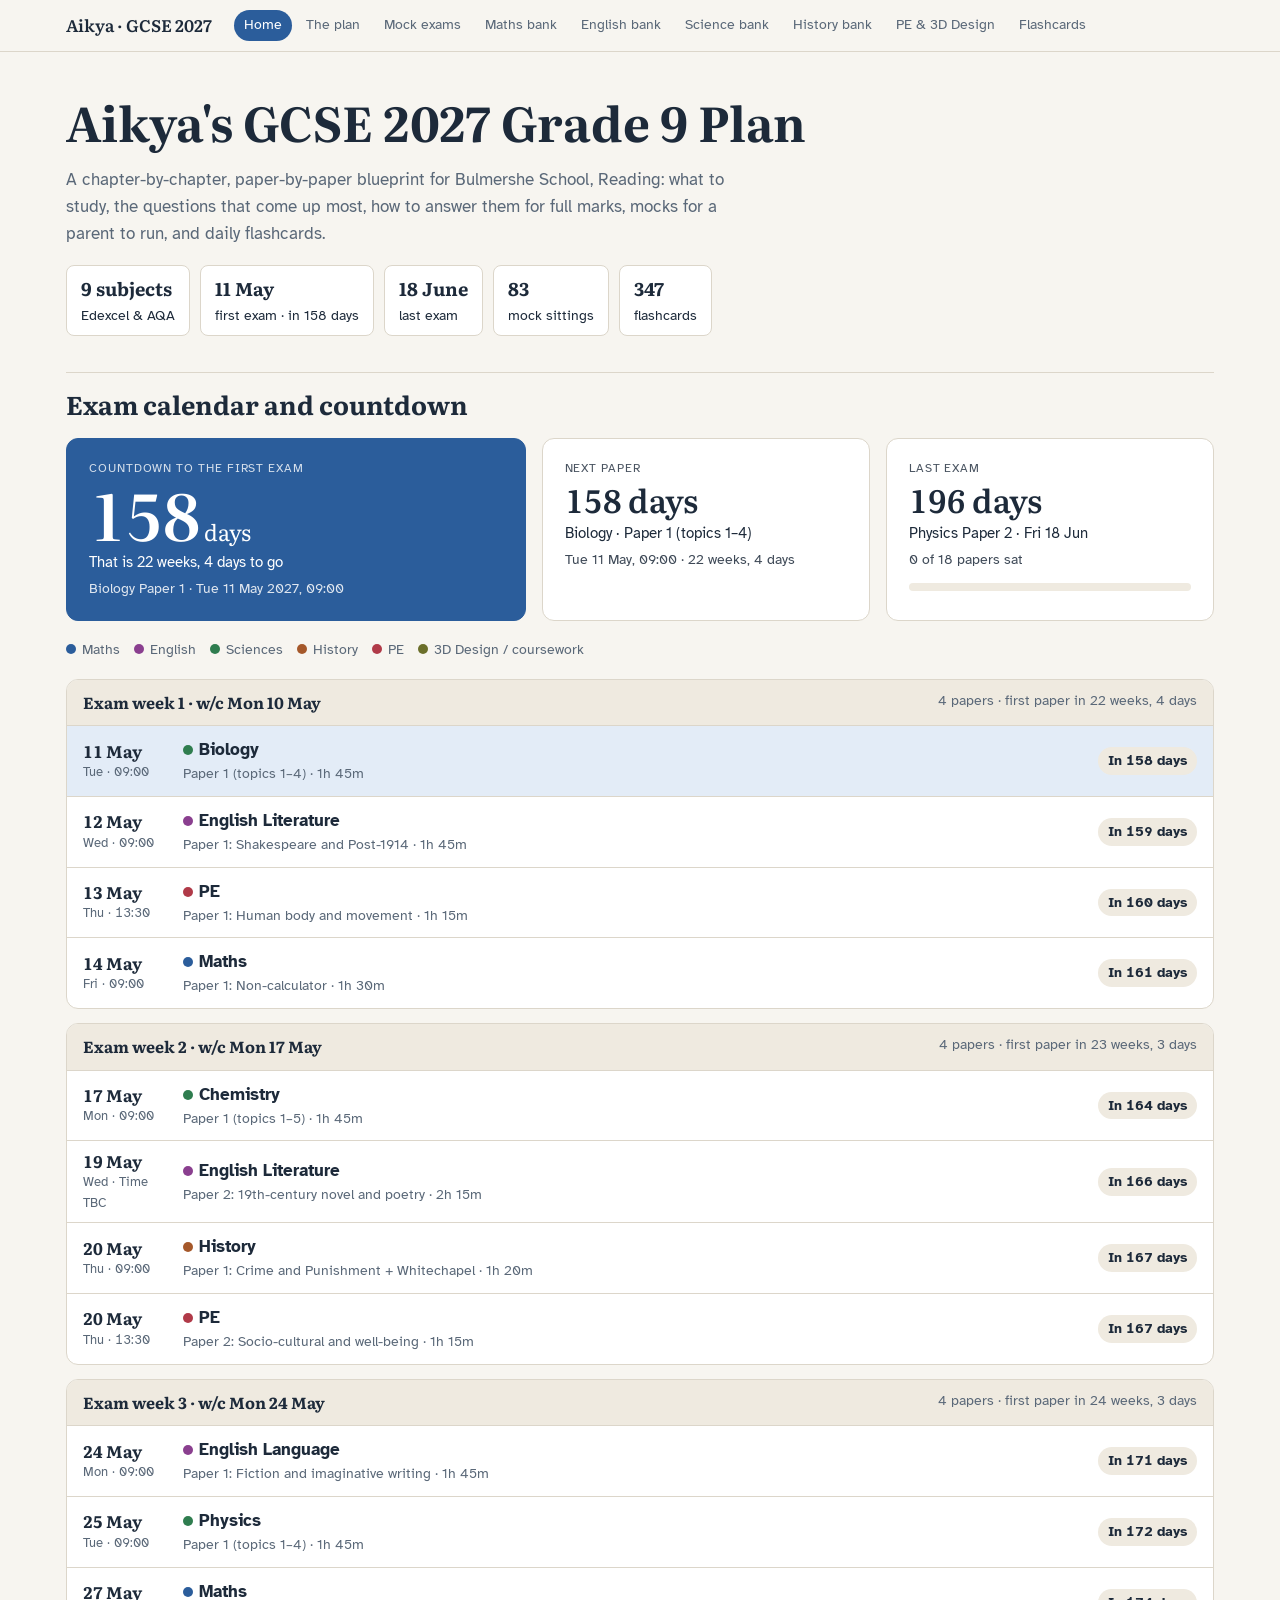
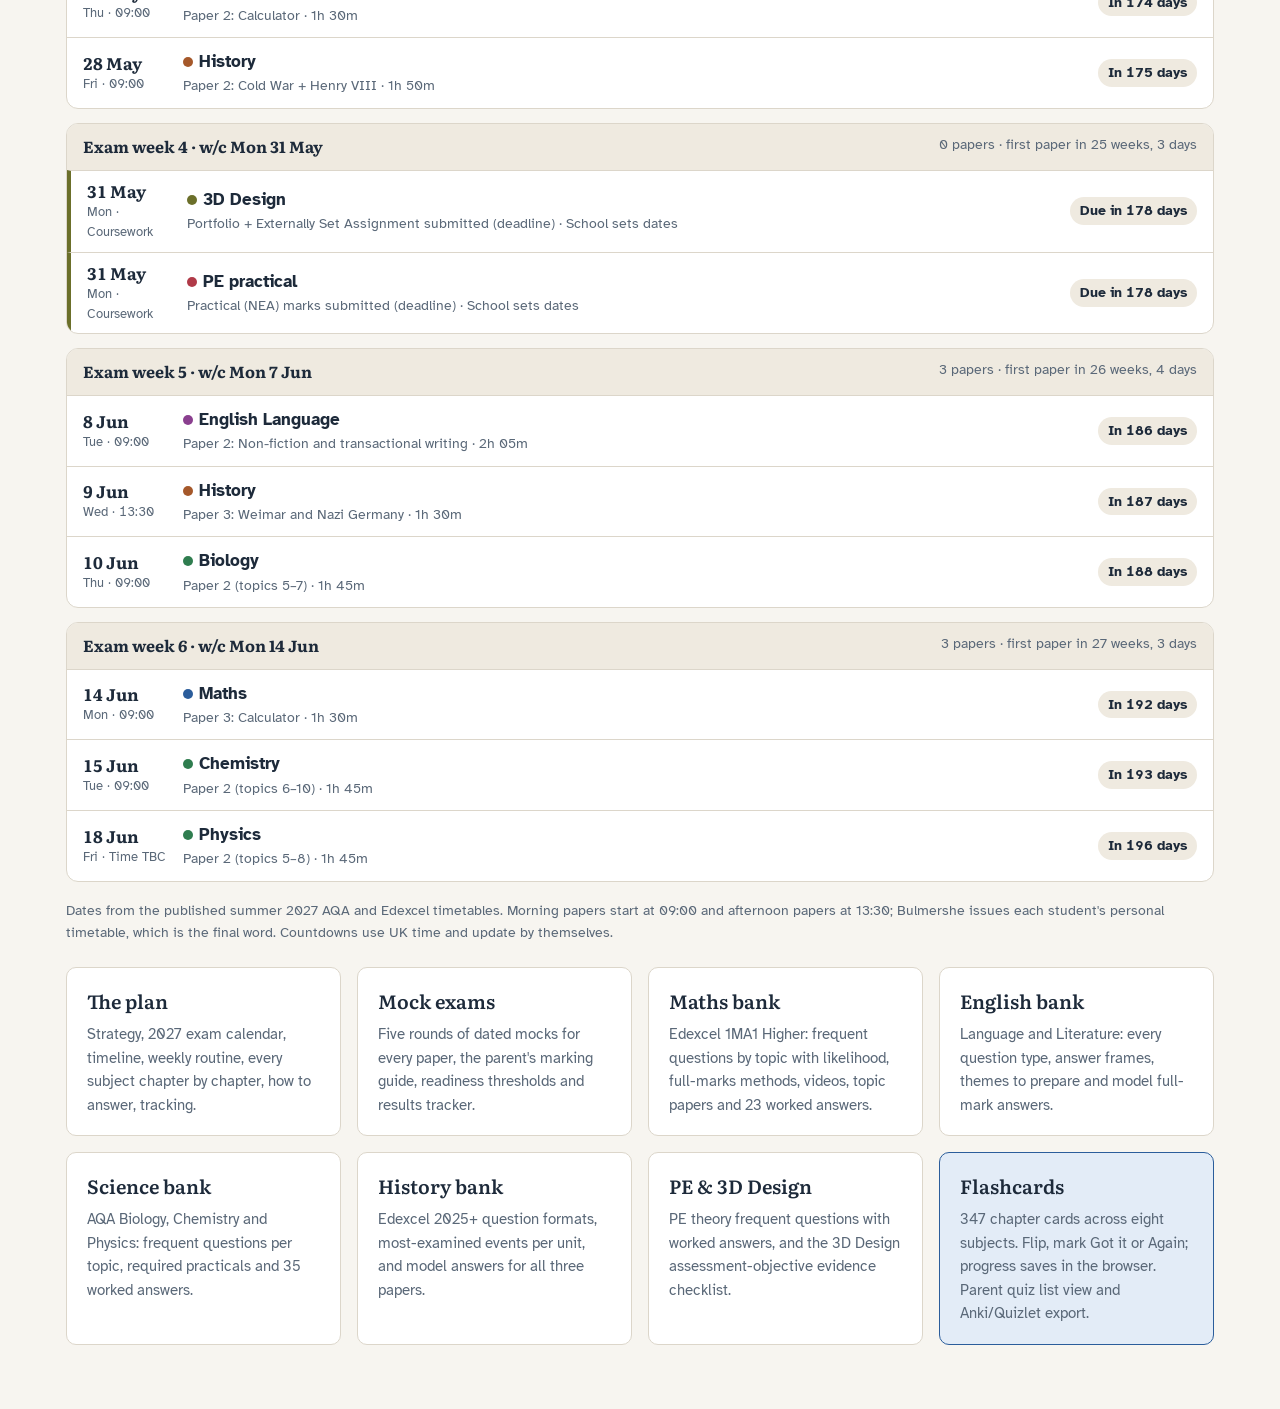
<file: index.html>
<!doctype html>
<html lang="en-GB">
<head>
<meta charset="utf-8">
<meta name="viewport" content="width=device-width, initial-scale=1, viewport-fit=cover">
<title>Aikya's GCSE 2027 Plan</title>
<meta name="description" content="Grade 9 blueprint: plan, question banks, mock exams and flashcards.">
<link rel="preconnect" href="https://fonts.googleapis.com"><link rel="preconnect" href="https://fonts.gstatic.com" crossorigin>
<link rel="stylesheet" href="https://fonts.googleapis.com/css2?family=Atkinson+Hyperlegible:wght@400;700&family=Literata:opsz,wght@7..72,400;7..72,600&display=swap">
<link rel="stylesheet" href="style.css">
<style>
.hero{max-width:1180px;margin:0 auto;padding-left:max(16px,env(safe-area-inset-left,0px));padding-right:max(16px,env(safe-area-inset-right,0px));padding-block:40px 8px}
.hero h1{font-size:clamp(2rem,5vw,3rem);margin:0 0 .3em}
.hero p{max-width:62ch;color:var(--muted);margin:.3em 0}
.facts{display:flex;flex-wrap:wrap;gap:10px;margin:18px 0 0}
.fact{background:var(--sheet);border:1px solid var(--rule);border-radius:8px;padding:8px 14px;font-size:.9rem}
.fact b{font-family:var(--display);font-size:1.15rem;display:block}
.grid{max-width:1180px;margin:0 auto;padding-left:max(16px,env(safe-area-inset-left,0px));padding-right:max(16px,env(safe-area-inset-right,0px));padding-block:24px 64px;display:grid;grid-template-columns:repeat(auto-fill,minmax(260px,1fr));gap:16px}
.card{display:flex;flex-direction:column;gap:6px;background:var(--sheet);border:1px solid var(--rule);border-radius:10px;padding:18px 20px;text-decoration:none;color:var(--ink);transition:border-color .15s}
.card:hover{border-color:var(--accent)}
.card.hl{border-color:var(--accent);background:var(--accent-soft)}
.ct{font-family:var(--display);font-weight:600;font-size:1.2rem}
.cd{color:var(--muted);font-size:.92rem}
</style>
</head>
<body>
<header class="top"><div class="top-in"><a class="brand" href="index.html">Aikya · GCSE 2027</a><nav class="nav"><a href="index.html" aria-current="page">Home</a><a href="plan.html">The plan</a><a href="mocks.html">Mock exams</a><a href="maths.html">Maths bank</a><a href="english.html">English bank</a><a href="science.html">Science bank</a><a href="history.html">History bank</a><a href="pe-3d.html">PE &amp; 3D Design</a><a href="flashcards.html">Flashcards</a></nav></div></header>
<section class="hero"><h1>Aikya's GCSE 2027 Grade 9 Plan</h1>
<p>A chapter-by-chapter, paper-by-paper blueprint for Bulmershe School, Reading: what to study, the questions that come up most, how to answer them for full marks, mocks for a parent to run, and daily flashcards.</p>
<div class="facts"><div class="fact"><b>9 subjects</b>Edexcel &amp; AQA</div><a class="fact" href="#calendar" style="text-decoration:none;color:inherit"><b>11 May</b>first exam · <span id="hero-days">see countdown</span></a><div class="fact"><b>18 June</b>last exam</div><div class="fact"><b>83</b>mock sittings</div><div class="fact"><b>347</b>flashcards</div></div>
</section>
<style>
:root{--s-maths:#2b5d9b;--s-eng:#8a3f8f;--s-sci:#2f7d4f;--s-his:#a5582a;--s-pe:#b03a48;--s-3d:#6b6f2a;--soon:#b5542b}
@media (prefers-color-scheme: dark){:root:not([data-theme="light"]){--s-maths:#7fb0ec;--s-eng:#d39bd8;--s-sci:#6cc58f;--s-his:#e0a171;--s-pe:#ef8a95;--s-3d:#c3c776;--soon:#e38a62}}
:root[data-theme="dark"]{--s-maths:#7fb0ec;--s-eng:#d39bd8;--s-sci:#6cc58f;--s-his:#e0a171;--s-pe:#ef8a95;--s-3d:#c3c776;--soon:#e38a62}
.cal{max-width:1180px;margin:0 auto;padding-left:max(16px,env(safe-area-inset-left,0px));padding-right:max(16px,env(safe-area-inset-right,0px));padding-block:28px 0;display:flex;flex-direction:column;gap:18px}
.cal h2{font-family:var(--display);font-size:1.6rem;margin:0}
.cd-row{display:grid;grid-template-columns:minmax(0,1.4fr) minmax(0,1fr) minmax(0,1fr);gap:16px}
.cdn{background:var(--sheet);border:1px solid var(--rule);border-radius:12px;padding:20px 22px;display:flex;flex-direction:column;gap:4px;min-width:0}
.cdn.main{background:var(--accent);border-color:var(--accent);color:var(--sheet)}
.cdn .lbl{text-transform:uppercase;letter-spacing:.08em;font-size:.72rem;opacity:.8}
.cdn .big{font-family:var(--display);font-weight:600;font-size:clamp(2.6rem,7vw,4rem);line-height:1;font-variant-numeric:tabular-nums}
.cdn .big small{font-size:.35em;font-weight:400;margin-left:.2em}
.cdn .sub{font-size:.95rem}
.cdn .meta{font-size:.85rem;opacity:.85}
.cdn .mid{font-family:var(--display);font-weight:600;font-size:2rem;line-height:1.1;font-variant-numeric:tabular-nums}
.bar{height:8px;border-radius:99px;background:var(--th);overflow:hidden;margin-top:8px}
.bar i{display:block;height:100%;background:var(--ok);width:0}
.legend{display:flex;flex-wrap:wrap;gap:6px 14px;font-size:.85rem;color:var(--muted)}
.legend span::before,.ex .dot{content:"";display:inline-block;width:10px;height:10px;border-radius:50%;background:var(--c);margin-right:6px;vertical-align:baseline}
.weeks{display:flex;flex-direction:column;gap:14px}
.wk{background:var(--sheet);border:1px solid var(--rule);border-radius:12px;overflow:hidden}
.wk-h{display:flex;justify-content:space-between;gap:10px;flex-wrap:wrap;padding:10px 16px;background:var(--th);font-size:.88rem}
.wk-h b{font-family:var(--display);font-size:1rem}
.wk-h span{color:var(--muted)}
.ex{display:grid;grid-template-columns:86px minmax(0,1fr) auto;gap:4px 14px;align-items:center;padding:10px 16px;border-top:1px solid var(--rule)}
.ex:first-of-type{border-top:0}
.ex .d{font-variant-numeric:tabular-nums;line-height:1.2}
.ex .d b{display:block;font-family:var(--display);font-size:1.05rem}
.ex .d span{font-size:.8rem;color:var(--muted)}
.ex .s{min-width:0}
.ex .s b{font-weight:700}
.ex .s .p{display:block;font-size:.88rem;color:var(--muted)}
.ex .left{font-size:.85rem;font-weight:700;white-space:nowrap;padding:3px 10px;border-radius:99px;background:var(--th);font-variant-numeric:tabular-nums}
.ex.soon .left{background:var(--soon);color:var(--sheet)}
.ex.next{background:var(--accent-soft)}
.ex.done{opacity:.55}
.ex.done .left{background:transparent;color:var(--ok)}
.ex.cw{border-left:4px solid var(--s-3d)}
.calnote{font-size:.85rem;color:var(--muted);margin:0}
@media (max-width:760px){.cd-row{grid-template-columns:minmax(0,1fr) minmax(0,1fr)}.cdn.main{grid-column:1/-1}}
@media (max-width:440px){.ex{grid-template-columns:70px minmax(0,1fr)}.ex .left{grid-column:2;justify-self:start}}
</style>
<section class="cal" id="calendar" aria-labelledby="cal-h">
  <h2 id="cal-h">Exam calendar and countdown</h2>
  <div class="cd-row">
    <div class="cdn main"><span class="lbl">Countdown to the first exam</span><span class="big" id="cd-first">–</span><span class="sub" id="cd-first-wk"></span><span class="meta" id="cd-first-what"></span></div>
    <div class="cdn"><span class="lbl">Next paper</span><span class="mid" id="cd-next">–</span><span class="sub" id="cd-next-what"></span><span class="meta" id="cd-next-when"></span></div>
    <div class="cdn"><span class="lbl">Last exam</span><span class="mid" id="cd-last">–</span><span class="sub" id="cd-last-what"></span><span class="meta"><span id="cd-done">0</span> of <span id="cd-total">0</span> papers sat</span><div class="bar" aria-hidden="true"><i id="cd-bar"></i></div></div>
  </div>
  <div class="legend" aria-label="Subject colours">
    <span style="--c:var(--s-maths)">Maths</span><span style="--c:var(--s-eng)">English</span><span style="--c:var(--s-sci)">Sciences</span><span style="--c:var(--s-his)">History</span><span style="--c:var(--s-pe)">PE</span><span style="--c:var(--s-3d)">3D Design / coursework</span>
  </div>
  <div class="weeks" id="weeks"></div>
  <p class="calnote">Dates from the published summer 2027 AQA and Edexcel timetables. Morning papers start at 09:00 and afternoon papers at 13:30; Bulmershe issues each student's personal timetable, which is the final word. Countdowns use UK time and update by themselves.</p>
</section>
<script>
(function(){
  var C={maths:'--s-maths',eng:'--s-eng',sci:'--s-sci',his:'--s-his',pe:'--s-pe','3d':'--s-3d'};
  var EX=[
    ['2027-05-11','am','sci','Biology','Paper 1 (topics 1–4)','1h 45m'],
    ['2027-05-12','am','eng','English Literature','Paper 1: Shakespeare and Post-1914','1h 45m'],
    ['2027-05-13','pm','pe','PE','Paper 1: Human body and movement','1h 15m'],
    ['2027-05-14','am','maths','Maths','Paper 1: Non-calculator','1h 30m'],
    ['2027-05-17','am','sci','Chemistry','Paper 1 (topics 1–5)','1h 45m'],
    ['2027-05-19','','eng','English Literature','Paper 2: 19th-century novel and poetry','2h 15m'],
    ['2027-05-20','am','his','History','Paper 1: Crime and Punishment + Whitechapel','1h 20m'],
    ['2027-05-20','pm','pe','PE','Paper 2: Socio-cultural and well-being','1h 15m'],
    ['2027-05-24','am','eng','English Language','Paper 1: Fiction and imaginative writing','1h 45m'],
    ['2027-05-25','am','sci','Physics','Paper 1 (topics 1–4)','1h 45m'],
    ['2027-05-27','am','maths','Maths','Paper 2: Calculator','1h 30m'],
    ['2027-05-28','am','his','History','Paper 2: Cold War + Henry VIII','1h 50m'],
    ['2027-05-31','cw','3d','3D Design','Portfolio + Externally Set Assignment submitted (deadline)','School sets dates'],
    ['2027-05-31','cw','pe','PE practical','Practical (NEA) marks submitted (deadline)','School sets dates'],
    ['2027-06-08','am','eng','English Language','Paper 2: Non-fiction and transactional writing','2h 05m'],
    ['2027-06-09','pm','his','History','Paper 3: Weimar and Nazi Germany','1h 30m'],
    ['2027-06-10','am','sci','Biology','Paper 2 (topics 5–7)','1h 45m'],
    ['2027-06-14','am','maths','Maths','Paper 3: Calculator','1h 30m'],
    ['2027-06-15','am','sci','Chemistry','Paper 2 (topics 6–10)','1h 45m'],
    ['2027-06-18','','sci','Physics','Paper 2 (topics 5–8)','1h 45m']
  ];
  var DN=['Sun','Mon','Tue','Wed','Thu','Fri','Sat'],MN=['Jan','Feb','Mar','Apr','May','Jun','Jul','Aug','Sep','Oct','Nov','Dec'];
  function ukToday(){ // calendar date in Europe/London as a UTC-midnight timestamp
    try{var p=new Intl.DateTimeFormat('en-GB',{timeZone:'Europe/London',year:'numeric',month:'2-digit',day:'2-digit'}).formatToParts(new Date()),o={};
      p.forEach(function(x){o[x.type]=x.value});return Date.UTC(+o.year,+o.month-1,+o.day);}
    catch(e){var d=new Date();return Date.UTC(d.getFullYear(),d.getMonth(),d.getDate());}
  }
  function ukHour(){try{return +new Intl.DateTimeFormat('en-GB',{timeZone:'Europe/London',hour:'2-digit',minute:'2-digit',hour12:false}).format(new Date()).replace(':','.')}catch(e){var d=new Date();return d.getHours()+d.getMinutes()/100}}
  function dt(s){var a=s.split('-');return Date.UTC(+a[0],+a[1]-1,+a[2]);}
  function days(s){return Math.round((dt(s)-ukToday())/864e5);}
  function wkd(n){var w=Math.floor(n/7),d=n%7;return (w?w+(w===1?' week':' weeks'):'')+(w&&d?', ':'')+(d||!w?d+(d===1?' day':' days'):'');}
  function fmt(s){var d=new Date(dt(s));return DN[d.getUTCDay()]+' '+d.getUTCDate()+' '+MN[d.getUTCMonth()];}
  function time(sess){return sess==='am'?'09:00':sess==='pm'?'13:30':sess==='cw'?'Coursework':'Time TBC';}
  function isDone(e){var n=days(e[0]);if(n<0)return true;if(n>0||e[1]==='cw')return false;var h=ukHour();return e[1]==='pm'?h>=16:h>=13;}
  function render(){
    var papers=EX.filter(function(e){return e[1]!=='cw'});
    var first=papers[0],last=papers[papers.length-1];
    var nf=days(first[0]);
    var big=document.getElementById('cd-first');
    if(nf>0){big.innerHTML=nf+'<small>days</small>';document.getElementById('cd-first-wk').textContent='That is '+wkd(nf)+' to go';}
    else{big.textContent=nf===0?'Today':'Under way';document.getElementById('cd-first-wk').textContent=nf===0?'Good luck, Aikya!':'Exams started '+fmt(first[0]);}
    var hd=document.getElementById('hero-days');if(hd)hd.textContent=nf>0?'in '+nf+' days':'under way';
    document.getElementById('cd-first-what').textContent=first[3]+' '+first[4].split(' (')[0]+' · '+fmt(first[0])+' 2027, 09:00';
    var next=papers.filter(function(e){return !isDone(e)})[0];
    if(next){var nn=days(next[0]);document.getElementById('cd-next').textContent=nn===0?'Today':nn===1?'Tomorrow':nn+' days';
      document.getElementById('cd-next-what').textContent=next[3]+' · '+next[4];
      document.getElementById('cd-next-when').textContent=fmt(next[0])+', '+time(next[1])+(nn>13?' · '+wkd(nn):'');}
    else{document.getElementById('cd-next').textContent='All done';document.getElementById('cd-next-what').textContent='Every paper has been sat. Well done!';}
    var nl=days(last[0]);document.getElementById('cd-last').textContent=nl>0?nl+' days':nl===0?'Today':'Finished';
    document.getElementById('cd-last-what').textContent=last[3]+' '+last[4].split(' (')[0]+' · '+fmt(last[0]);
    var done=papers.filter(isDone).length;document.getElementById('cd-done').textContent=done;document.getElementById('cd-total').textContent=papers.length;
    document.getElementById('cd-bar').style.width=(100*done/papers.length)+'%';
    // weeks
    var groups={},order=[];
    EX.forEach(function(e){var d=new Date(dt(e[0])),mon=new Date(dt(e[0])-((d.getUTCDay()+6)%7)*864e5),k=mon.toISOString().slice(0,10);if(!groups[k]){groups[k]=[];order.push(k)}groups[k].push(e)});
    var html='';
    order.forEach(function(k,i){
      var g=groups[k],n=days(g[0][0]),cnt=g.filter(function(e){return e[1]!=='cw'}).length;
      html+='<div class="wk"><div class="wk-h"><b>Exam week '+(i+1)+' · w/c '+fmt(k)+'</b><span>'+cnt+(cnt===1?' paper':' papers')+(n>0?' · first paper in '+wkd(n):'')+'</span></div>';
      g.forEach(function(e){
        var nd=days(e[0]),dn=isDone(e),cls='ex'+(dn?' done':'')+(e===next?' next':'')+(!dn&&nd<=14?' soon':'')+(e[1]==='cw'?' cw':'');
        var left=dn?'✓ Done':nd===0?'Today':nd===1?'Tomorrow':e[1]==='cw'?'Due in '+nd+' days':'In '+nd+' days';
        html+='<div class="'+cls+'" style="--c:var('+C[e[2]]+')"><div class="d"><b>'+fmt(e[0]).replace(/^\w+ /,'')+'</b><span>'+fmt(e[0]).split(' ')[0]+' · '+time(e[1])+'</span></div>'+
          '<div class="s"><span class="dot"></span><b>'+e[3]+'</b><span class="p">'+e[4]+' · '+e[5]+'</span></div><span class="left">'+left+'</span></div>';
      });
      html+='</div>';
    });
    document.getElementById('weeks').innerHTML=html;
  }
  render();setInterval(render,60000);
})();
</script>

<main class="grid"><a class="card" href="plan.html"><span class="ct">The plan</span><span class="cd">Strategy, 2027 exam calendar, timeline, weekly routine, every subject chapter by chapter, how to answer, tracking.</span></a><a class="card" href="mocks.html"><span class="ct">Mock exams</span><span class="cd">Five rounds of dated mocks for every paper, the parent&#x27;s marking guide, readiness thresholds and results tracker.</span></a><a class="card" href="maths.html"><span class="ct">Maths bank</span><span class="cd">Edexcel 1MA1 Higher: frequent questions by topic with likelihood, full-marks methods, videos, topic papers and 23 worked answers.</span></a><a class="card" href="english.html"><span class="ct">English bank</span><span class="cd">Language and Literature: every question type, answer frames, themes to prepare and model full-mark answers.</span></a><a class="card" href="science.html"><span class="ct">Science bank</span><span class="cd">AQA Biology, Chemistry and Physics: frequent questions per topic, required practicals and 35 worked answers.</span></a><a class="card" href="history.html"><span class="ct">History bank</span><span class="cd">Edexcel 2025+ question formats, most-examined events per unit, and model answers for all three papers.</span></a><a class="card" href="pe-3d.html"><span class="ct">PE &amp; 3D Design</span><span class="cd">PE theory frequent questions with worked answers, and the 3D Design assessment-objective evidence checklist.</span></a><a class="card hl" href="flashcards.html"><span class="ct">Flashcards</span><span class="cd">347 chapter cards across eight subjects. Flip, mark Got it or Again; progress saves in the browser. Parent quiz list view and Anki/Quizlet export.</span></a></main>
</body>
</html>
</file>
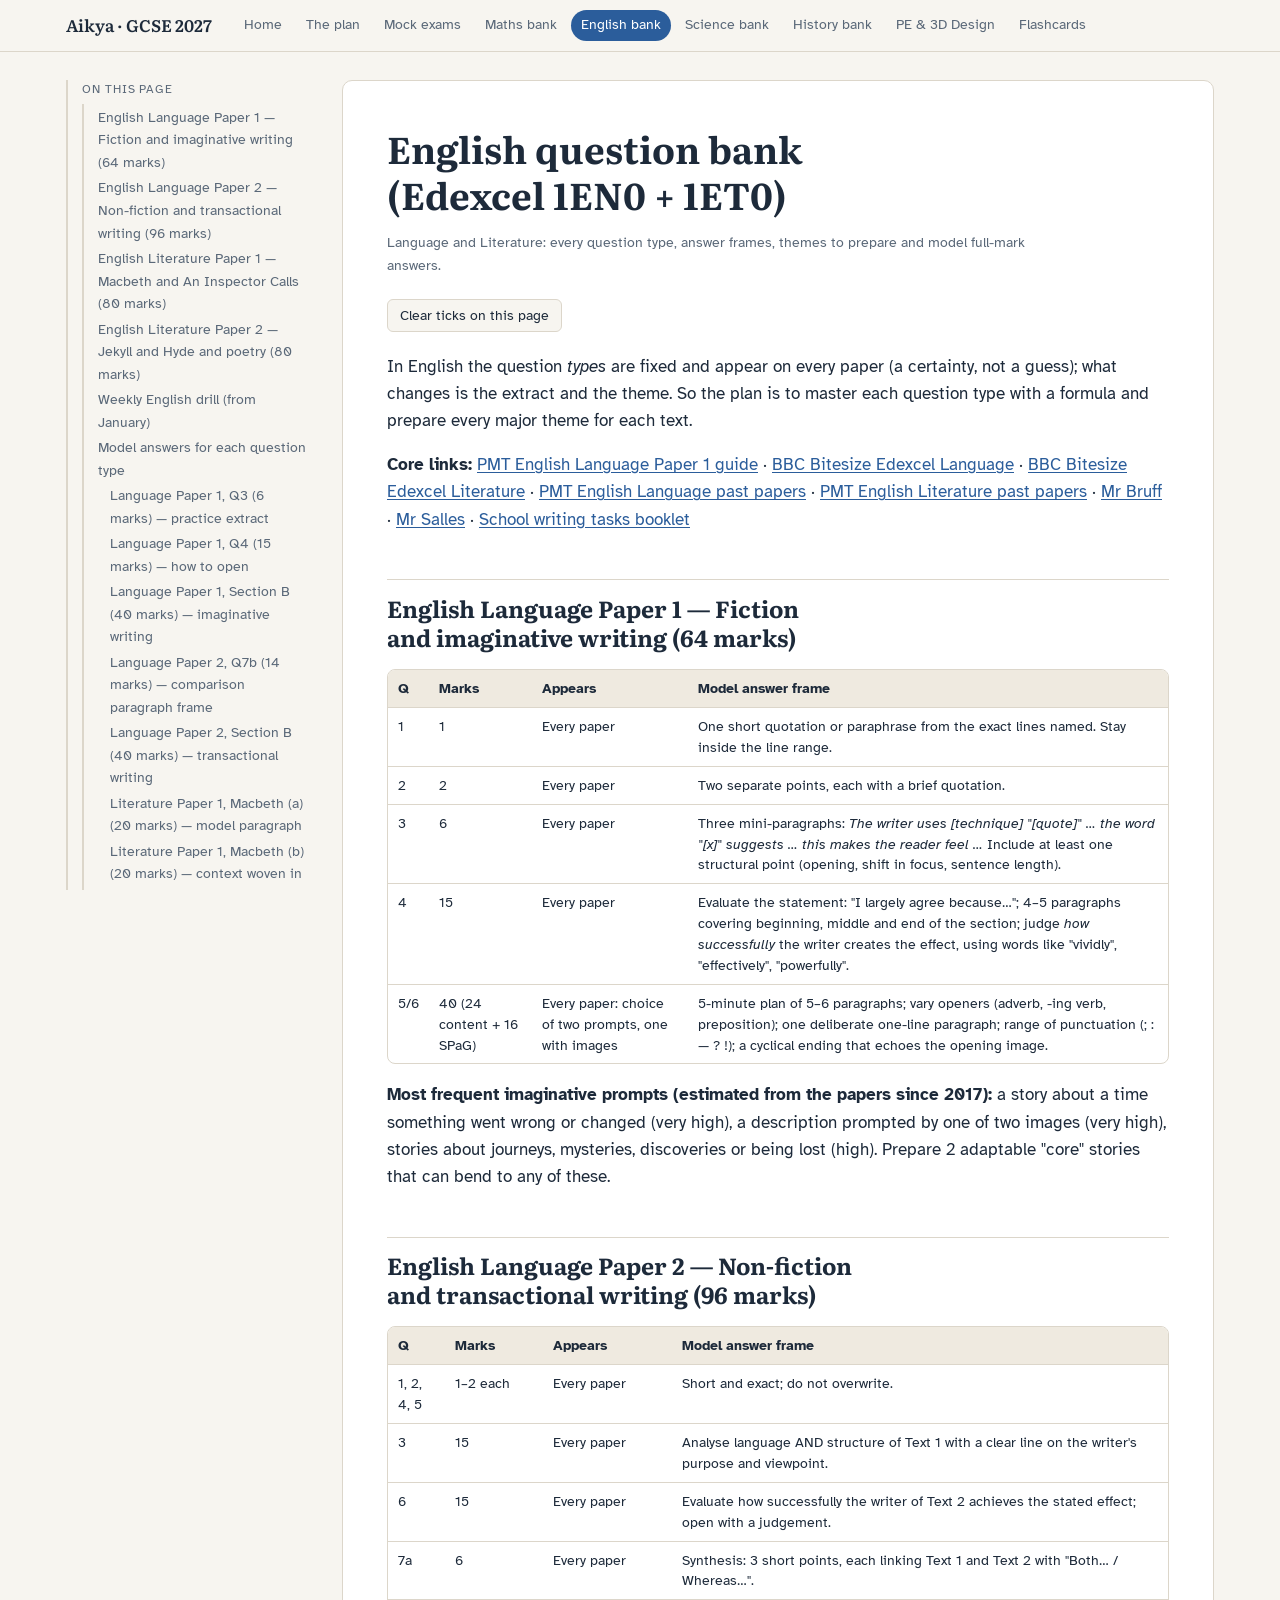
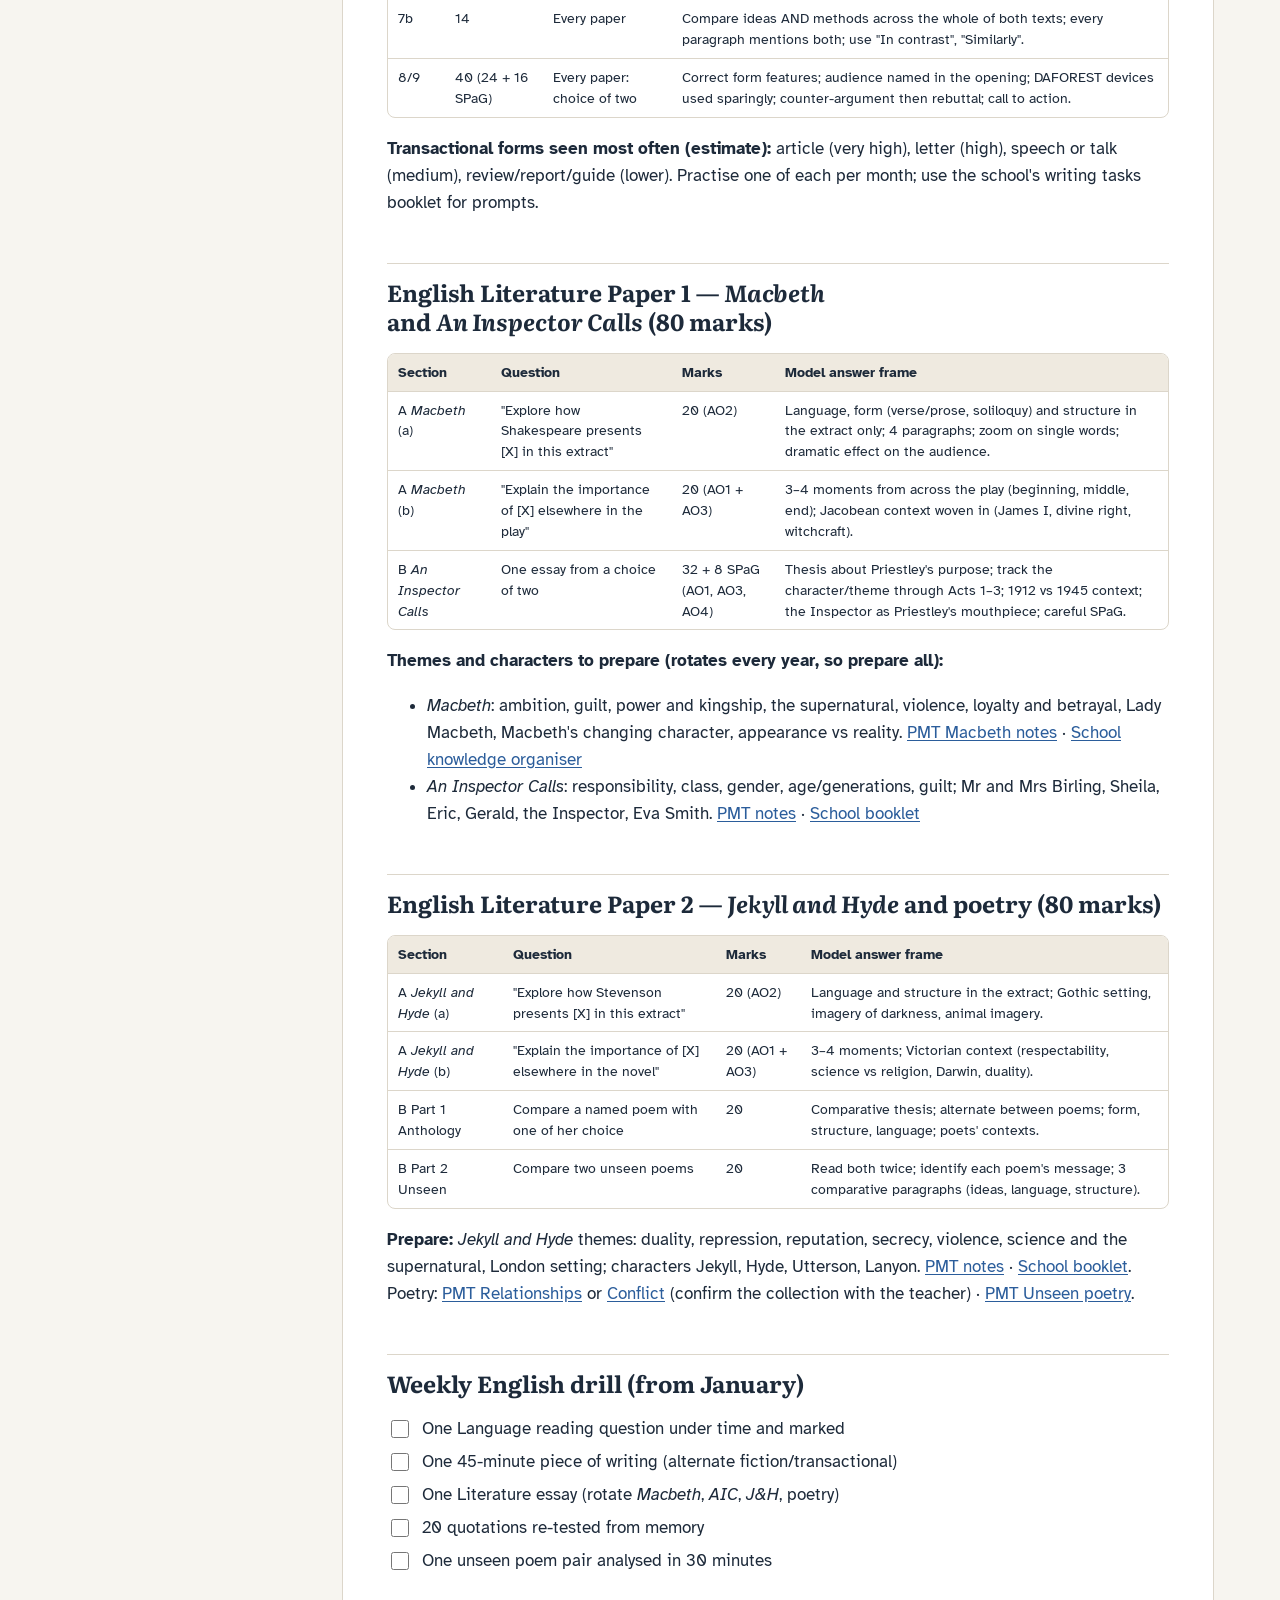
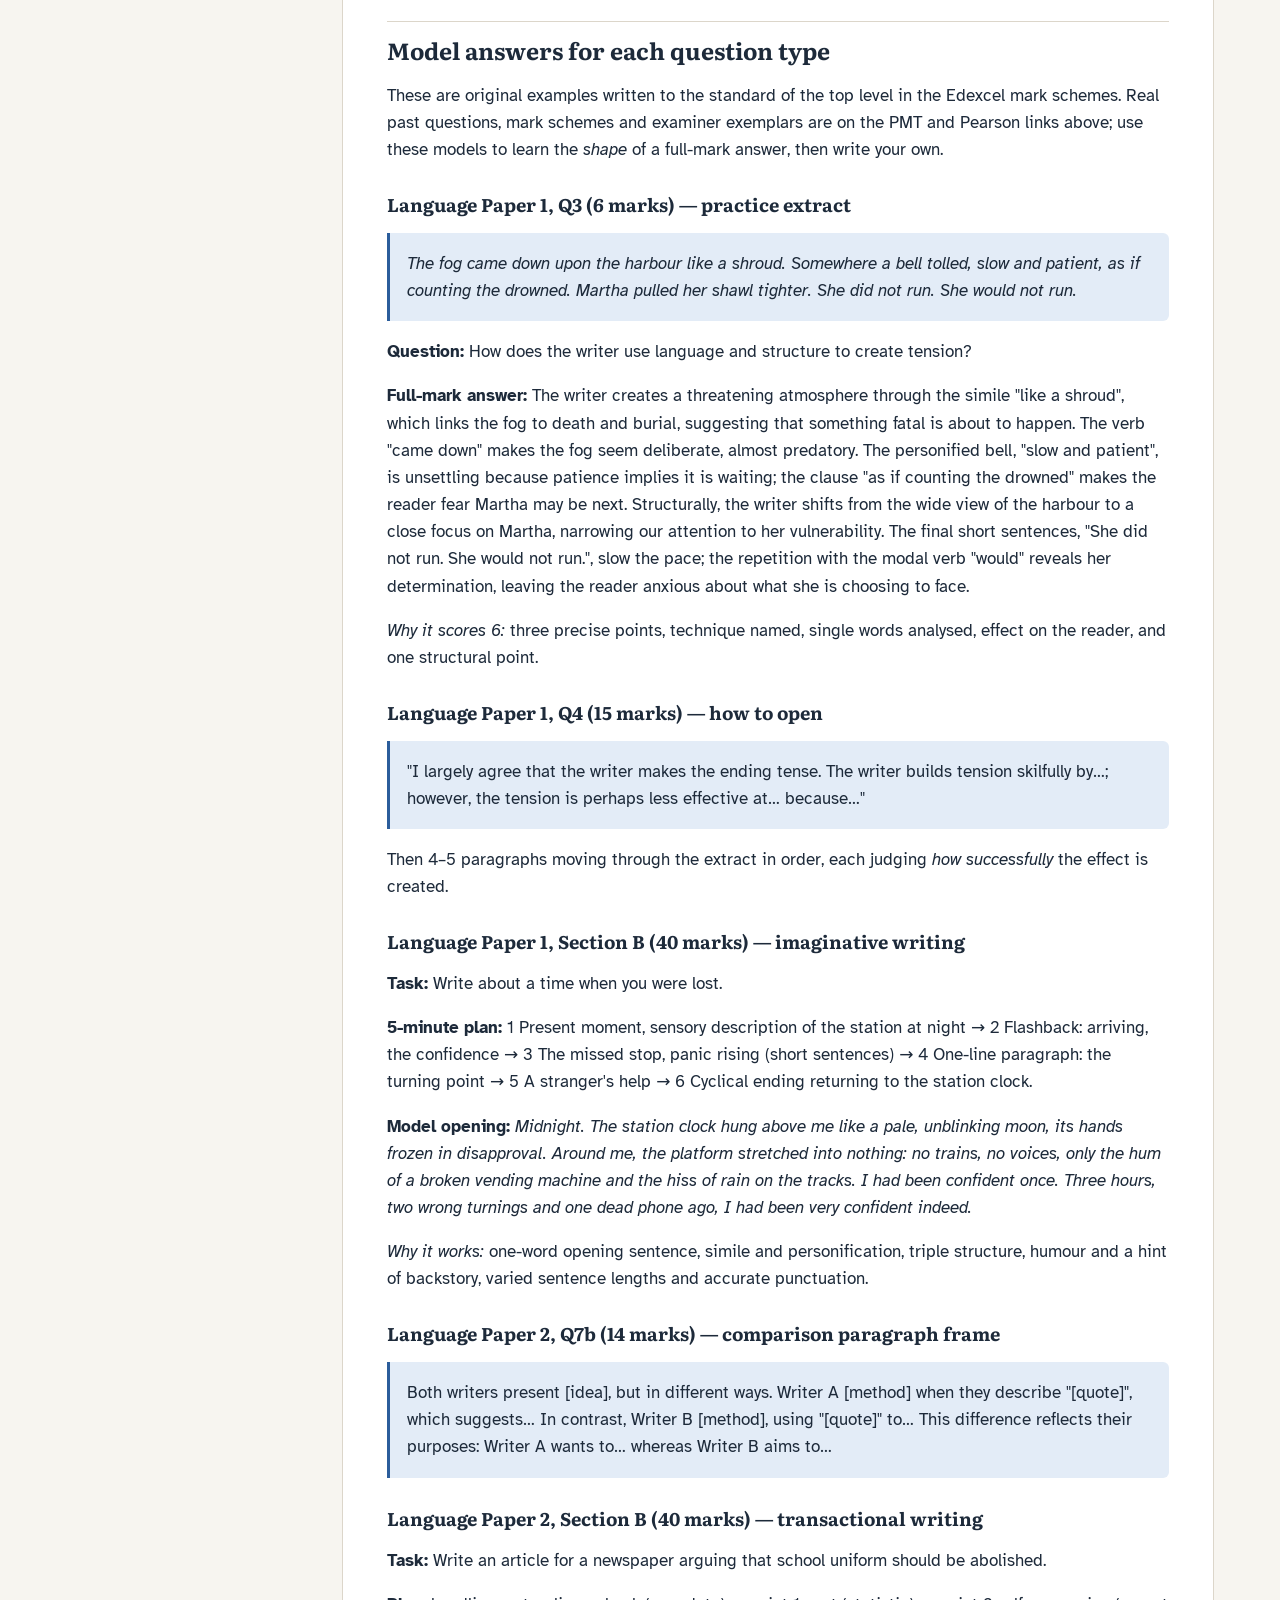
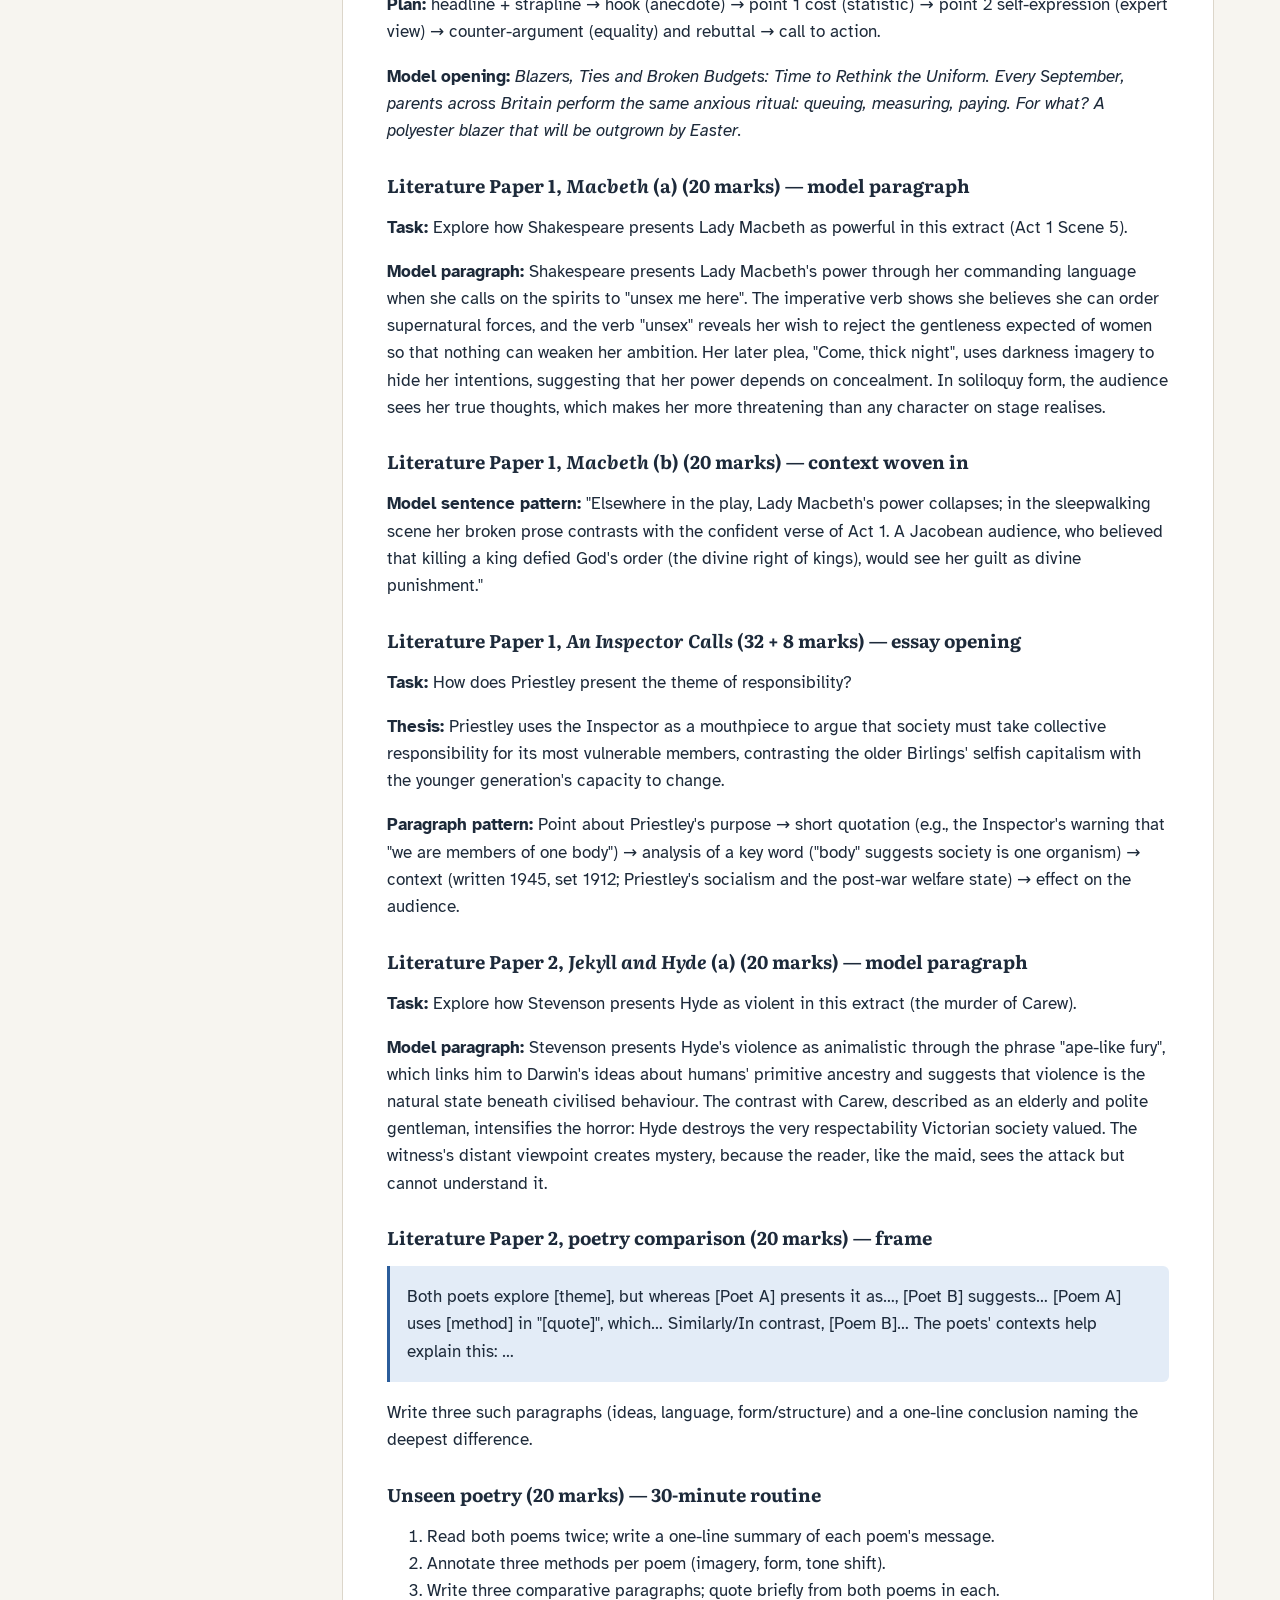
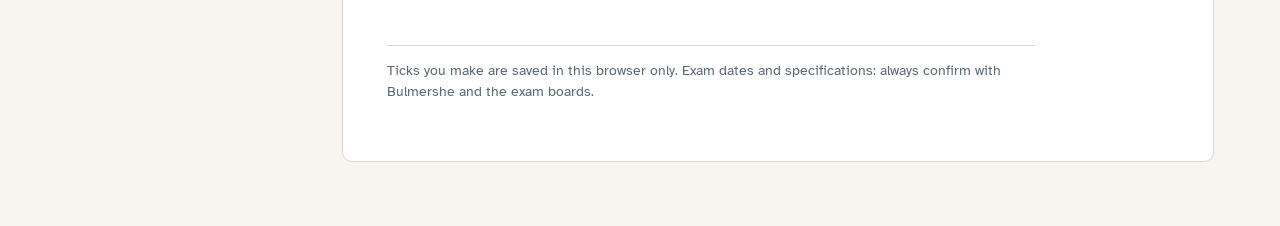
<file: english.html>
<!doctype html>
<html lang="en-GB">
<head>
<meta charset="utf-8">
<meta name="viewport" content="width=device-width, initial-scale=1, viewport-fit=cover">
<title>English bank · Aikya GCSE 2027</title>
<meta name="description" content="Language and Literature: every question type, answer frames, themes to prepare and model full-mark answers.">
<link rel="preconnect" href="https://fonts.googleapis.com"><link rel="preconnect" href="https://fonts.gstatic.com" crossorigin>
<link rel="stylesheet" href="https://fonts.googleapis.com/css2?family=Atkinson+Hyperlegible:wght@400;700&family=Literata:opsz,wght@7..72,400;7..72,600&display=swap">
<link rel="stylesheet" href="style.css">
</head>
<body data-page="english.html">
<header class="top"><div class="top-in"><a class="brand" href="index.html">Aikya · GCSE 2027</a><nav class="nav"><a href="index.html">Home</a><a href="plan.html">The plan</a><a href="mocks.html">Mock exams</a><a href="maths.html">Maths bank</a><a href="english.html" aria-current="page">English bank</a><a href="science.html">Science bank</a><a href="history.html">History bank</a><a href="pe-3d.html">PE &amp; 3D Design</a><a href="flashcards.html">Flashcards</a></nav></div></header>
<div class="layout"><aside class="toc"><div class="lbl">On this page</div><div class="toc">
<ul>
<li><a href="#english-language-paper-1-fiction-and-imaginative-writing-64-marks">English Language Paper 1 — Fiction and imaginative writing (64 marks)</a></li>
<li><a href="#english-language-paper-2-non-fiction-and-transactional-writing-96-marks">English Language Paper 2 — Non-fiction and transactional writing (96 marks)</a></li>
<li><a href="#english-literature-paper-1-macbeth-and-an-inspector-calls-80-marks">English Literature Paper 1 — Macbeth and An Inspector Calls (80 marks)</a></li>
<li><a href="#english-literature-paper-2-jekyll-and-hyde-and-poetry-80-marks">English Literature Paper 2 — Jekyll and Hyde and poetry (80 marks)</a></li>
<li><a href="#weekly-english-drill-from-january">Weekly English drill (from January)</a></li>
<li><a href="#model-answers-for-each-question-type">Model answers for each question type</a><ul>
<li><a href="#language-paper-1-q3-6-marks-practice-extract">Language Paper 1, Q3 (6 marks) — practice extract</a></li>
<li><a href="#language-paper-1-q4-15-marks-how-to-open">Language Paper 1, Q4 (15 marks) — how to open</a></li>
<li><a href="#language-paper-1-section-b-40-marks-imaginative-writing">Language Paper 1, Section B (40 marks) — imaginative writing</a></li>
<li><a href="#language-paper-2-q7b-14-marks-comparison-paragraph-frame">Language Paper 2, Q7b (14 marks) — comparison paragraph frame</a></li>
<li><a href="#language-paper-2-section-b-40-marks-transactional-writing">Language Paper 2, Section B (40 marks) — transactional writing</a></li>
<li><a href="#literature-paper-1-macbeth-a-20-marks-model-paragraph">Literature Paper 1, Macbeth (a) (20 marks) — model paragraph</a></li>
<li><a href="#literature-paper-1-macbeth-b-20-marks-context-woven-in">Literature Paper 1, Macbeth (b) (20 marks) — context woven in</a></li>
<li><a href="#literature-paper-1-an-inspector-calls-32-8-marks-essay-opening">Literature Paper 1, An Inspector Calls (32 + 8 marks) — essay opening</a></li>
<li><a href="#literature-paper-2-jekyll-and-hyde-a-20-marks-model-paragraph">Literature Paper 2, Jekyll and Hyde (a) (20 marks) — model paragraph</a></li>
<li><a href="#literature-paper-2-poetry-comparison-20-marks-frame">Literature Paper 2, poetry comparison (20 marks) — frame</a></li>
<li><a href="#unseen-poetry-20-marks-30-minute-routine">Unseen poetry (20 marks) — 30-minute routine</a></li>
</ul>
</li>
</ul>
</div>
</aside><article><h1 id="english-question-bank-edexcel-1en0-1et0">English question bank (Edexcel 1EN0 + 1ET0)</h1><p class="byline">Language and Literature: every question type, answer frames, themes to prepare and model full-mark answers.</p><div class="toolbar"><button id="resetChecks" type="button">Clear ticks on this page</button></div>
<p>In English the question <em>types</em> are fixed and appear on every paper (a certainty, not a guess); what changes is the extract and the theme. So the plan is to master each question type with a formula and prepare every major theme for each text.</p>
<p><strong>Core links:</strong> <a href="https://www.physicsandmathstutor.com/english-revision/gcse-edexcel-language/paper-1/" target="_blank" rel="noopener">PMT English Language Paper 1 guide</a> · <a href="https://www.bbc.co.uk/bitesize/examspecs/zgvg6fr" target="_blank" rel="noopener">BBC Bitesize Edexcel Language</a> · <a href="https://www.bbc.co.uk/bitesize/examspecs/z2whg82" target="_blank" rel="noopener">BBC Bitesize Edexcel Literature</a> · <a href="https://www.physicsandmathstutor.com/past-papers/gcse-english-language/" target="_blank" rel="noopener">PMT English Language past papers</a> · <a href="https://www.physicsandmathstutor.com/past-papers/gcse-english-literature/" target="_blank" rel="noopener">PMT English Literature past papers</a> · <a href="https://www.youtube.com/@mrbruff/playlists" target="_blank" rel="noopener">Mr Bruff</a> · <a href="https://www.youtube.com/@MrSallesTeachesEnglish/playlists" target="_blank" rel="noopener">Mr Salles</a> · <a href="https://bulmershe.reactfiles.co.uk/uploads/document/GCSE-English-Language-1EN0-Writing-Tasks-AI-2022.pdf?t=1686310682%3Fts%3D1793029066" target="_blank" rel="noopener">School writing tasks booklet</a></p>
<h2 id="english-language-paper-1-fiction-and-imaginative-writing-64-marks">English Language Paper 1 — Fiction and imaginative writing (64 marks)</h2>
<div class="tw"><table>
<thead>
<tr>
<th>Q</th>
<th>Marks</th>
<th>Appears</th>
<th>Model answer frame</th>
</tr>
</thead>
<tbody>
<tr>
<td>1</td>
<td>1</td>
<td>Every paper</td>
<td>One short quotation or paraphrase from the exact lines named. Stay inside the line range.</td>
</tr>
<tr>
<td>2</td>
<td>2</td>
<td>Every paper</td>
<td>Two separate points, each with a brief quotation.</td>
</tr>
<tr>
<td>3</td>
<td>6</td>
<td>Every paper</td>
<td>Three mini-paragraphs: <em>The writer uses [technique] "[quote]" … the word "[x]" suggests … this makes the reader feel …</em> Include at least one structural point (opening, shift in focus, sentence length).</td>
</tr>
<tr>
<td>4</td>
<td>15</td>
<td>Every paper</td>
<td>Evaluate the statement: "I largely agree because…"; 4–5 paragraphs covering beginning, middle and end of the section; judge <em>how successfully</em> the writer creates the effect, using words like "vividly", "effectively", "powerfully".</td>
</tr>
<tr>
<td>5/6</td>
<td>40 (24 content + 16 SPaG)</td>
<td>Every paper: choice of two prompts, one with images</td>
<td>5-minute plan of 5–6 paragraphs; vary openers (adverb, -ing verb, preposition); one deliberate one-line paragraph; range of punctuation (; : — ? !); a cyclical ending that echoes the opening image.</td>
</tr>
</tbody>
</table></div>
<p><strong>Most frequent imaginative prompts (estimated from the papers since 2017):</strong> a story about a time something went wrong or changed (very high), a description prompted by one of two images (very high), stories about journeys, mysteries, discoveries or being lost (high). Prepare 2 adaptable "core" stories that can bend to any of these.</p>
<h2 id="english-language-paper-2-non-fiction-and-transactional-writing-96-marks">English Language Paper 2 — Non-fiction and transactional writing (96 marks)</h2>
<div class="tw"><table>
<thead>
<tr>
<th>Q</th>
<th>Marks</th>
<th>Appears</th>
<th>Model answer frame</th>
</tr>
</thead>
<tbody>
<tr>
<td>1, 2, 4, 5</td>
<td>1–2 each</td>
<td>Every paper</td>
<td>Short and exact; do not overwrite.</td>
</tr>
<tr>
<td>3</td>
<td>15</td>
<td>Every paper</td>
<td>Analyse language AND structure of Text 1 with a clear line on the writer's purpose and viewpoint.</td>
</tr>
<tr>
<td>6</td>
<td>15</td>
<td>Every paper</td>
<td>Evaluate how successfully the writer of Text 2 achieves the stated effect; open with a judgement.</td>
</tr>
<tr>
<td>7a</td>
<td>6</td>
<td>Every paper</td>
<td>Synthesis: 3 short points, each linking Text 1 and Text 2 with "Both… / Whereas…".</td>
</tr>
<tr>
<td>7b</td>
<td>14</td>
<td>Every paper</td>
<td>Compare ideas AND methods across the whole of both texts; every paragraph mentions both; use "In contrast", "Similarly".</td>
</tr>
<tr>
<td>8/9</td>
<td>40 (24 + 16 SPaG)</td>
<td>Every paper: choice of two</td>
<td>Correct form features; audience named in the opening; DAFOREST devices used sparingly; counter-argument then rebuttal; call to action.</td>
</tr>
</tbody>
</table></div>
<p><strong>Transactional forms seen most often (estimate):</strong> article (very high), letter (high), speech or talk (medium), review/report/guide (lower). Practise one of each per month; use the school's writing tasks booklet for prompts.</p>
<h2 id="english-literature-paper-1-macbeth-and-an-inspector-calls-80-marks">English Literature Paper 1 — <em>Macbeth</em> and <em>An Inspector Calls</em> (80 marks)</h2>
<div class="tw"><table>
<thead>
<tr>
<th>Section</th>
<th>Question</th>
<th>Marks</th>
<th>Model answer frame</th>
</tr>
</thead>
<tbody>
<tr>
<td>A <em>Macbeth</em> (a)</td>
<td>"Explore how Shakespeare presents [X] in this extract"</td>
<td>20 (AO2)</td>
<td>Language, form (verse/prose, soliloquy) and structure in the extract only; 4 paragraphs; zoom on single words; dramatic effect on the audience.</td>
</tr>
<tr>
<td>A <em>Macbeth</em> (b)</td>
<td>"Explain the importance of [X] elsewhere in the play"</td>
<td>20 (AO1 + AO3)</td>
<td>3–4 moments from across the play (beginning, middle, end); Jacobean context woven in (James I, divine right, witchcraft).</td>
</tr>
<tr>
<td>B <em>An Inspector Calls</em></td>
<td>One essay from a choice of two</td>
<td>32 + 8 SPaG (AO1, AO3, AO4)</td>
<td>Thesis about Priestley's purpose; track the character/theme through Acts 1–3; 1912 vs 1945 context; the Inspector as Priestley's mouthpiece; careful SPaG.</td>
</tr>
</tbody>
</table></div>
<p><strong>Themes and characters to prepare (rotates every year, so prepare all):</strong></p>
<ul>
<li><em>Macbeth</em>: ambition, guilt, power and kingship, the supernatural, violence, loyalty and betrayal, Lady Macbeth, Macbeth's changing character, appearance vs reality. <a href="https://www.physicsandmathstutor.com/english-revision/gcse-edexcel/macbeth/" target="_blank" rel="noopener">PMT Macbeth notes</a> · <a href="https://bulmershe.reactfiles.co.uk/uploads/document/Macbeth-Knowledge-Organiser-Web-Version.pdf?t=1686317954%3Fts%3D1793029066" target="_blank" rel="noopener">School knowledge organiser</a></li>
<li><em>An Inspector Calls</em>: responsibility, class, gender, age/generations, guilt; Mr and Mrs Birling, Sheila, Eric, Gerald, the Inspector, Eva Smith. <a href="https://www.physicsandmathstutor.com/english-revision/gcse-edexcel/an-inspector-calls/" target="_blank" rel="noopener">PMT notes</a> · <a href="https://bulmershe.reactfiles.co.uk/uploads/document/PiXL-Independence-English-Literature-An-Inspector-Calls-KS-4-Student-Booklet-1.pdf?t=1600932840%3Fts%3D1793029066" target="_blank" rel="noopener">School booklet</a></li>
</ul>
<h2 id="english-literature-paper-2-jekyll-and-hyde-and-poetry-80-marks">English Literature Paper 2 — <em>Jekyll and Hyde</em> and poetry (80 marks)</h2>
<div class="tw"><table>
<thead>
<tr>
<th>Section</th>
<th>Question</th>
<th>Marks</th>
<th>Model answer frame</th>
</tr>
</thead>
<tbody>
<tr>
<td>A <em>Jekyll and Hyde</em> (a)</td>
<td>"Explore how Stevenson presents [X] in this extract"</td>
<td>20 (AO2)</td>
<td>Language and structure in the extract; Gothic setting, imagery of darkness, animal imagery.</td>
</tr>
<tr>
<td>A <em>Jekyll and Hyde</em> (b)</td>
<td>"Explain the importance of [X] elsewhere in the novel"</td>
<td>20 (AO1 + AO3)</td>
<td>3–4 moments; Victorian context (respectability, science vs religion, Darwin, duality).</td>
</tr>
<tr>
<td>B Part 1 Anthology</td>
<td>Compare a named poem with one of her choice</td>
<td>20</td>
<td>Comparative thesis; alternate between poems; form, structure, language; poets' contexts.</td>
</tr>
<tr>
<td>B Part 2 Unseen</td>
<td>Compare two unseen poems</td>
<td>20</td>
<td>Read both twice; identify each poem's message; 3 comparative paragraphs (ideas, language, structure).</td>
</tr>
</tbody>
</table></div>
<p><strong>Prepare:</strong> <em>Jekyll and Hyde</em> themes: duality, repression, reputation, secrecy, violence, science and the supernatural, London setting; characters Jekyll, Hyde, Utterson, Lanyon. <a href="https://www.physicsandmathstutor.com/english-revision/gcse-edexcel/dr-jekyll-and-mr-hyde/" target="_blank" rel="noopener">PMT notes</a> · <a href="https://bulmershe.reactfiles.co.uk/uploads/document/PiXL-Independence-English-Literature-Jekyll-and-Hyde-KS-4-Student-Booklet-.pdf?t=1600932820%3Fts%3D1793029066" target="_blank" rel="noopener">School booklet</a>. Poetry: <a href="https://www.physicsandmathstutor.com/english-revision/gcse-edexcel/relationships/" target="_blank" rel="noopener">PMT Relationships</a> or <a href="https://www.physicsandmathstutor.com/english-revision/gcse-edexcel/conflict/" target="_blank" rel="noopener">Conflict</a> (confirm the collection with the teacher) · <a href="https://www.physicsandmathstutor.com/english-revision/gcse-edexcel/unseen-poetry/" target="_blank" rel="noopener">PMT Unseen poetry</a>.</p>
<h2 id="weekly-english-drill-from-january">Weekly English drill (from January)</h2>
<ul class="tasks"><li><input type="checkbox" aria-label="done"><span>One Language reading question under time and marked</span></li><li><input type="checkbox" aria-label="done"><span>One 45-minute piece of writing (alternate fiction/transactional)</span></li><li><input type="checkbox" aria-label="done"><span>One Literature essay (rotate <em>Macbeth</em>, <em>AIC</em>, <em>J&amp;H</em>, poetry)</span></li><li><input type="checkbox" aria-label="done"><span>20 quotations re-tested from memory</span></li><li><input type="checkbox" aria-label="done"><span>One unseen poem pair analysed in 30 minutes</span></li></ul>
<h2 id="model-answers-for-each-question-type">Model answers for each question type</h2>
<p>These are original examples written to the standard of the top level in the Edexcel mark schemes. Real past questions, mark schemes and examiner exemplars are on the PMT and Pearson links above; use these models to learn the <em>shape</em> of a full-mark answer, then write your own.</p>
<h3 id="language-paper-1-q3-6-marks-practice-extract">Language Paper 1, Q3 (6 marks) — practice extract</h3>
<blockquote>
<p><em>The fog came down upon the harbour like a shroud. Somewhere a bell tolled, slow and patient, as if counting the drowned. Martha pulled her shawl tighter. She did not run. She would not run.</em></p>
</blockquote>
<p><strong>Question:</strong> How does the writer use language and structure to create tension?</p>
<p><strong>Full-mark answer:</strong> The writer creates a threatening atmosphere through the simile "like a shroud", which links the fog to death and burial, suggesting that something fatal is about to happen. The verb "came down" makes the fog seem deliberate, almost predatory. The personified bell, "slow and patient", is unsettling because patience implies it is waiting; the clause "as if counting the drowned" makes the reader fear Martha may be next. Structurally, the writer shifts from the wide view of the harbour to a close focus on Martha, narrowing our attention to her vulnerability. The final short sentences, "She did not run. She would not run.", slow the pace; the repetition with the modal verb "would" reveals her determination, leaving the reader anxious about what she is choosing to face.</p>
<p><em>Why it scores 6:</em> three precise points, technique named, single words analysed, effect on the reader, and one structural point.</p>
<h3 id="language-paper-1-q4-15-marks-how-to-open">Language Paper 1, Q4 (15 marks) — how to open</h3>
<blockquote>
<p>"I largely agree that the writer makes the ending tense. The writer builds tension skilfully by…; however, the tension is perhaps less effective at… because…"</p>
</blockquote>
<p>Then 4–5 paragraphs moving through the extract in order, each judging <em>how successfully</em> the effect is created.</p>
<h3 id="language-paper-1-section-b-40-marks-imaginative-writing">Language Paper 1, Section B (40 marks) — imaginative writing</h3>
<p><strong>Task:</strong> Write about a time when you were lost.</p>
<p><strong>5-minute plan:</strong> 1 Present moment, sensory description of the station at night → 2 Flashback: arriving, the confidence → 3 The missed stop, panic rising (short sentences) → 4 One-line paragraph: the turning point → 5 A stranger's help → 6 Cyclical ending returning to the station clock.</p>
<p><strong>Model opening:</strong> <em>Midnight. The station clock hung above me like a pale, unblinking moon, its hands frozen in disapproval. Around me, the platform stretched into nothing: no trains, no voices, only the hum of a broken vending machine and the hiss of rain on the tracks. I had been confident once. Three hours, two wrong turnings and one dead phone ago, I had been very confident indeed.</em></p>
<p><em>Why it works:</em> one-word opening sentence, simile and personification, triple structure, humour and a hint of backstory, varied sentence lengths and accurate punctuation.</p>
<h3 id="language-paper-2-q7b-14-marks-comparison-paragraph-frame">Language Paper 2, Q7b (14 marks) — comparison paragraph frame</h3>
<blockquote>
<p>Both writers present [idea], but in different ways. Writer A [method] when they describe "[quote]", which suggests… In contrast, Writer B [method], using "[quote]" to… This difference reflects their purposes: Writer A wants to… whereas Writer B aims to…</p>
</blockquote>
<h3 id="language-paper-2-section-b-40-marks-transactional-writing">Language Paper 2, Section B (40 marks) — transactional writing</h3>
<p><strong>Task:</strong> Write an article for a newspaper arguing that school uniform should be abolished.</p>
<p><strong>Plan:</strong> headline + strapline → hook (anecdote) → point 1 cost (statistic) → point 2 self-expression (expert view) → counter-argument (equality) and rebuttal → call to action.</p>
<p><strong>Model opening:</strong> <em>Blazers, Ties and Broken Budgets: Time to Rethink the Uniform. Every September, parents across Britain perform the same anxious ritual: queuing, measuring, paying. For what? A polyester blazer that will be outgrown by Easter.</em></p>
<h3 id="literature-paper-1-macbeth-a-20-marks-model-paragraph">Literature Paper 1, <em>Macbeth</em> (a) (20 marks) — model paragraph</h3>
<p><strong>Task:</strong> Explore how Shakespeare presents Lady Macbeth as powerful in this extract (Act 1 Scene 5).</p>
<p><strong>Model paragraph:</strong> Shakespeare presents Lady Macbeth's power through her commanding language when she calls on the spirits to "unsex me here". The imperative verb shows she believes she can order supernatural forces, and the verb "unsex" reveals her wish to reject the gentleness expected of women so that nothing can weaken her ambition. Her later plea, "Come, thick night", uses darkness imagery to hide her intentions, suggesting that her power depends on concealment. In soliloquy form, the audience sees her true thoughts, which makes her more threatening than any character on stage realises.</p>
<h3 id="literature-paper-1-macbeth-b-20-marks-context-woven-in">Literature Paper 1, <em>Macbeth</em> (b) (20 marks) — context woven in</h3>
<p><strong>Model sentence pattern:</strong> "Elsewhere in the play, Lady Macbeth's power collapses; in the sleepwalking scene her broken prose contrasts with the confident verse of Act 1. A Jacobean audience, who believed that killing a king defied God's order (the divine right of kings), would see her guilt as divine punishment."</p>
<h3 id="literature-paper-1-an-inspector-calls-32-8-marks-essay-opening">Literature Paper 1, <em>An Inspector Calls</em> (32 + 8 marks) — essay opening</h3>
<p><strong>Task:</strong> How does Priestley present the theme of responsibility?</p>
<p><strong>Thesis:</strong> Priestley uses the Inspector as a mouthpiece to argue that society must take collective responsibility for its most vulnerable members, contrasting the older Birlings' selfish capitalism with the younger generation's capacity to change.</p>
<p><strong>Paragraph pattern:</strong> Point about Priestley's purpose → short quotation (e.g., the Inspector's warning that "we are members of one body") → analysis of a key word ("body" suggests society is one organism) → context (written 1945, set 1912; Priestley's socialism and the post-war welfare state) → effect on the audience.</p>
<h3 id="literature-paper-2-jekyll-and-hyde-a-20-marks-model-paragraph">Literature Paper 2, <em>Jekyll and Hyde</em> (a) (20 marks) — model paragraph</h3>
<p><strong>Task:</strong> Explore how Stevenson presents Hyde as violent in this extract (the murder of Carew).</p>
<p><strong>Model paragraph:</strong> Stevenson presents Hyde's violence as animalistic through the phrase "ape-like fury", which links him to Darwin's ideas about humans' primitive ancestry and suggests that violence is the natural state beneath civilised behaviour. The contrast with Carew, described as an elderly and polite gentleman, intensifies the horror: Hyde destroys the very respectability Victorian society valued. The witness's distant viewpoint creates mystery, because the reader, like the maid, sees the attack but cannot understand it.</p>
<h3 id="literature-paper-2-poetry-comparison-20-marks-frame">Literature Paper 2, poetry comparison (20 marks) — frame</h3>
<blockquote>
<p>Both poets explore [theme], but whereas [Poet A] presents it as…, [Poet B] suggests… [Poem A] uses [method] in "[quote]", which… Similarly/In contrast, [Poem B]… The poets' contexts help explain this: …</p>
</blockquote>
<p>Write three such paragraphs (ideas, language, form/structure) and a one-line conclusion naming the deepest difference.</p>
<h3 id="unseen-poetry-20-marks-30-minute-routine">Unseen poetry (20 marks) — 30-minute routine</h3>
<ol>
<li>Read both poems twice; write a one-line summary of each poem's message.</li>
<li>Annotate three methods per poem (imagery, form, tone shift).</li>
<li>Write three comparative paragraphs; quote briefly from both poems in each.</li>
</ol><p class="foot">Ticks you make are saved in this browser only. Exam dates and specifications: always confirm with Bulmershe and the exam boards.</p></article></div><script>
(function(){
  var page=document.body.dataset.page;
  var boxes=document.querySelectorAll('ul.tasks input[type=checkbox]');
  var key='gcse-plan-checks:'+page, state={};
  try{state=JSON.parse(localStorage.getItem(key)||'{}')}catch(e){}
  boxes.forEach(function(b,i){
    if(state[i]){b.checked=true;b.parentNode.classList.add('done')}
    b.addEventListener('change',function(){state[i]=b.checked;b.parentNode.classList.toggle('done',b.checked);try{localStorage.setItem(key,JSON.stringify(state))}catch(e){}});
  });
  var r=document.getElementById('resetChecks');
  if(r)r.addEventListener('click',function(){state={};try{localStorage.removeItem(key)}catch(e){}boxes.forEach(function(b){b.checked=false;b.parentNode.classList.remove('done')})});
})();
</script>
</body>
</html>
</file>
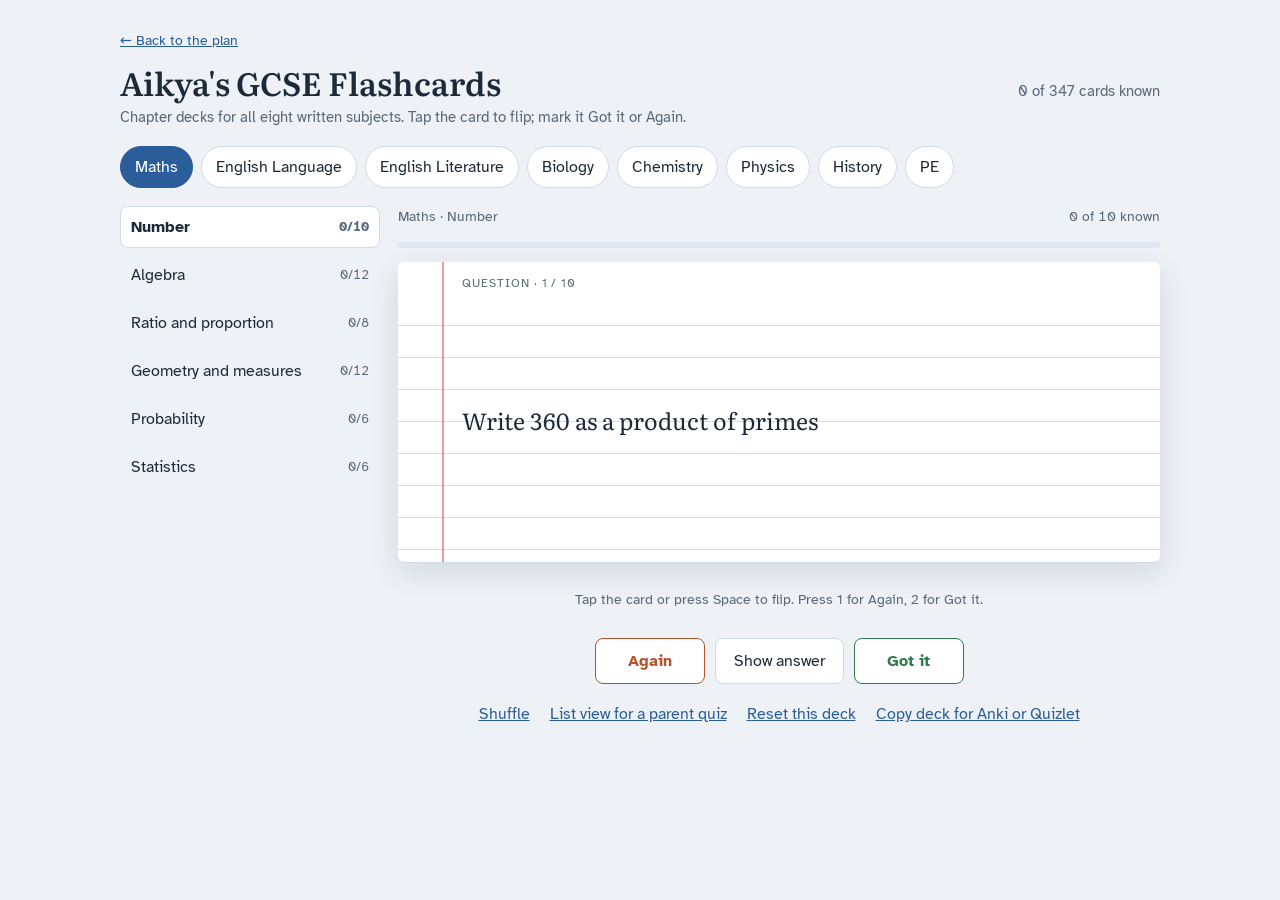
<file: flashcards.html>
<!doctype html>
<html lang="en-GB">
<head>
<meta charset="utf-8">
<meta name="viewport" content="width=device-width, initial-scale=1, viewport-fit=cover">
<title>Aikya's GCSE Flashcards</title>
<meta name="claude:viewport-fit-sides" content="cover">
<link rel="stylesheet" href="https://fonts.googleapis.com/css2?family=Atkinson+Hyperlegible:wght@400;700&family=Literata:opsz,wght@7..72,400;7..72,600&display=swap">
<style>
/* Layout: a revision desk — subject strip, chapter list, one ruled index card in the middle, controls beneath. */
:root{
  --desk:#eef1f5; --card:#ffffff; --ink:#1d2a3a; --muted:#5a6878;
  --rule:#cfdcea; --margin:#e2777a; --accent:#2b5d9b; --ok:#2f7d4f; --again:#b5542b; --chip:#dfe7f1;
  --display:"Literata",Georgia,"Times New Roman",serif; --ui:"Atkinson Hyperlegible",system-ui,-apple-system,"Segoe UI",sans-serif;
}
@media (prefers-color-scheme: dark){:root:not([data-theme="light"]){
  --desk:#141a22; --card:#1e2631; --ink:#e7edf5; --muted:#9aa8b8; --rule:#2c3a4b; --margin:#b4575a; --accent:#7fb0ec; --ok:#6cc58f; --again:#e38a62; --chip:#263243; color-scheme:dark}}
:root[data-theme="dark"]{--desk:#141a22; --card:#1e2631; --ink:#e7edf5; --muted:#9aa8b8; --rule:#2c3a4b; --margin:#b4575a; --accent:#7fb0ec; --ok:#6cc58f; --again:#e38a62; --chip:#263243; color-scheme:dark}
*{box-sizing:border-box}
body{background:var(--desk);color:var(--ink);font-family:var(--ui);font-size:16px;line-height:1.5;padding-left:max(16px,env(safe-area-inset-left,0px));padding-right:max(16px,env(safe-area-inset-right,0px));padding-block:20px 40px}
.wrap{max-width:1040px;margin:0 auto;display:flex;flex-direction:column;gap:18px}
header{display:flex;flex-wrap:wrap;align-items:baseline;justify-content:space-between;gap:8px}
h1{font-family:var(--display);font-weight:600;font-size:clamp(1.5rem,3vw,2rem);margin:0;text-wrap:balance}
.sub{color:var(--muted);margin:0;font-size:.95rem}
.subjects{display:flex;flex-wrap:wrap;gap:8px}
button{font:inherit;color:inherit;cursor:pointer}
.subj{border:1px solid var(--rule);background:var(--card);padding:8px 14px;border-radius:999px}
.subj[aria-pressed="true"]{background:var(--accent);border-color:var(--accent);color:var(--card)}
button:focus-visible,select:focus-visible{outline:3px solid var(--accent);outline-offset:2px}
.main{display:grid;grid-template-columns:260px 1fr;gap:18px;align-items:start}
@media (max-width:760px){.main{grid-template-columns:1fr}}
.chapters{display:flex;flex-direction:column;gap:6px;min-width:0}
.chap{display:flex;justify-content:space-between;align-items:center;gap:8px;text-align:left;border:1px solid transparent;background:transparent;padding:8px 10px;border-radius:8px}
.chap:hover{background:var(--chip)}
.chap[aria-current="true"]{background:var(--card);border-color:var(--rule);font-weight:700}
.chap small{color:var(--muted);font-variant-numeric:tabular-nums;white-space:nowrap}
@media (max-width:760px){.chapters{flex-direction:row;overflow-x:auto;padding-bottom:4px}.chap{white-space:nowrap;flex:0 0 auto}}
.stage{display:flex;flex-direction:column;gap:14px;min-width:0}
.meta{display:flex;flex-wrap:wrap;justify-content:space-between;gap:8px;color:var(--muted);font-size:.9rem;font-variant-numeric:tabular-nums}
.bar{height:6px;background:var(--chip);border-radius:3px;overflow:hidden}
.bar i{display:block;height:100%;background:var(--ok);width:0}
.card{position:relative;background:var(--card);border-radius:6px;box-shadow:0 1px 0 var(--rule),0 10px 30px rgba(20,40,70,.12);min-height:300px;padding:44px 28px 28px 64px;cursor:pointer;
  background-image:linear-gradient(var(--card) 0 0),repeating-linear-gradient(to bottom,transparent 0 31px,var(--rule) 31px 32px);background-size:100% 40px,100% 100%;background-repeat:no-repeat,repeat;background-origin:padding-box;
  display:flex;flex-direction:column;justify-content:center;gap:12px}
.card::before{content:"";position:absolute;top:0;bottom:0;left:44px;width:2px;background:var(--margin);opacity:.7}
.card .side{font-size:.75rem;letter-spacing:.08em;text-transform:uppercase;color:var(--muted);position:absolute;top:12px;left:64px}
.card .text{font-family:var(--display);font-size:clamp(1.15rem,2.4vw,1.45rem);line-height:2rem;white-space:pre-line;overflow-wrap:anywhere}
.card.back .text{color:var(--accent)}
.hint{color:var(--muted);font-size:.85rem;text-align:center}
.controls{display:flex;flex-wrap:wrap;gap:10px;justify-content:center}
.btn{border:1px solid var(--rule);background:var(--card);padding:10px 18px;border-radius:8px;min-width:110px}
.btn.ok{border-color:var(--ok);color:var(--ok);font-weight:700}
.btn.again{border-color:var(--again);color:var(--again);font-weight:700}
.tools{display:flex;flex-wrap:wrap;gap:8px;justify-content:center}
.link{border:none;background:none;color:var(--accent);text-decoration:underline;padding:4px 6px}
.list{background:var(--card);border-radius:6px;overflow-x:auto}
.list table{width:100%;border-collapse:collapse}
.list th,.list td{padding:10px 12px;border-bottom:1px solid var(--rule);text-align:left;vertical-align:top}
.list th{font-size:.8rem;text-transform:uppercase;letter-spacing:.06em;color:var(--muted)}
.list td:first-child{width:45%}
.done{background:var(--card);border-radius:6px;padding:28px;text-align:center;display:flex;flex-direction:column;gap:12px;align-items:center}
.done h2{font-family:var(--display);margin:0}
.toast{color:var(--ok);font-size:.9rem;text-align:center;min-height:1.4em}
@media (prefers-reduced-motion:no-preference){.card{transition:transform .15s ease}.card:active{transform:scale(.99)}}

.backlink{display:inline-block;margin:0 auto 6px;font-size:.9rem;color:var(--accent)}
</style>
</head>
<body>
<div style="max-width:1040px;margin:0 auto"><a class="backlink" href="index.html">← Back to the plan</a></div>


<div class="wrap">
  <header>
    <div>
      <h1>Aikya's GCSE Flashcards</h1>
      <p class="sub">Chapter decks for all eight written subjects. Tap the card to flip; mark it Got it or Again.</p>
    </div>
    <p class="sub" id="overall"></p>
  </header>
  <nav class="subjects" id="subjects" aria-label="Subjects"></nav>
  <div class="main">
    <nav class="chapters" id="chapters" aria-label="Chapters"></nav>
    <section class="stage" id="stage" aria-live="polite"></section>
  </div>
</div>

<script>
const D = {
"Maths":{
"Number":[
["Write 360 as a product of primes","2³ × 3² × 5"],
["Evaluate 27^(−2/3)","Cube root → 3, square → 9, reciprocal → 1/9"],
["Rationalise 1/√3","√3/3 (multiply top and bottom by √3)"],
["Rationalise a/(b − √c)","Multiply top and bottom by (b + √c); bottom becomes b² − c"],
["Convert 0.272727… to a fraction","x = 0.2727…, 100x = 27.2727…, 99x = 27 → 27/99 = 3/11"],
["Upper bound of a ÷ b","Upper bound of a ÷ lower bound of b"],
["Lower bound of a − b","Lower bound of a − upper bound of b"],
["Standard form rule","a × 10ⁿ where 1 ≤ a < 10 and n is an integer"],
["HCF from prime factors","Multiply the primes common to both, using the lowest power"],
["LCM from prime factors","Multiply every prime, using the highest power"]],
"Algebra":[
["Quadratic formula","x = (−b ± √(b² − 4ac)) / 2a"],
["Completing the square: x² + bx + c","(x + b/2)² − (b/2)² + c; turning point (−b/2, c − (b/2)²)"],
["Difference of two squares","a² − b² = (a + b)(a − b)"],
["Find f⁻¹(x)","Write y = f(x), swap to make x the subject, then rename y as x"],
["fg(x) means…","Apply g first, then f"],
["Quadratic nth term: first step","Halve the second difference to get the coefficient of n²"],
["y = f(x + a) transforms the graph how?","Translation a units LEFT"],
["y = f(x) + a transforms the graph how?","Translation a units UP"],
["y = −f(x) and y = f(−x)","Reflection in the x-axis; reflection in the y-axis"],
["Show a root lies between a and b","Substitute both; a change of sign means a root lies between them (state it)"],
["Gradient of a perpendicular line","Negative reciprocal: m₁ × m₂ = −1"],
["Algebraic proof: even and odd numbers","Even = 2n, odd = 2n + 1, consecutive = n and n + 1"]],
"Ratio and proportion":[
["Reverse percentage: after a 15% increase it is £230","230 ÷ 1.15 = £200"],
["Compound interest formula","Amount = P × (1 + r/100)ⁿ"],
["y is directly proportional to x²","y = kx²; use given values to find k first"],
["y is inversely proportional to x","y = k/x"],
["Speed, density, pressure","s = d/t; ρ = m/V; P = F/A"],
["Gradient of a distance–time graph","Speed (draw a tangent for a curve)"],
["Area under a velocity–time graph","Distance travelled (split into trapezia for estimates)"],
["Combine ratios a:b = 2:3 and b:c = 4:5","Make b equal: 8:12 and 12:15 → a:b:c = 8:12:15"]],
"Geometry and measures":[
["Sine rule","a/sin A = b/sin B = c/sin C"],
["Cosine rule","a² = b² + c² − 2bc cos A"],
["Area of any triangle","½ ab sin C"],
["Angle at the centre theorem","Angle at the centre is twice the angle at the circumference"],
["Cyclic quadrilateral","Opposite angles add up to 180°"],
["Tangent and radius","Meet at 90°"],
["Alternate segment theorem","Angle between tangent and chord equals the angle in the alternate segment"],
["Similar shapes, length scale k","Area scale k², volume scale k³"],
["Arc length and sector area","(θ/360) × 2πr and (θ/360) × πr²"],
["Exact trig values","sin 30 = ½, cos 60 = ½, tan 45 = 1, sin 60 = √3/2, cos 30 = √3/2, tan 30 = 1/√3"],
["Congruence conditions","SSS, SAS, ASA, RHS"],
["Vectors: prove A, B, C collinear","Show AB is a multiple of BC and that they share point B"]],
"Probability":[
["Without replacement","Reduce numerator and denominator on the second branch"],
["Tree diagrams","Multiply along branches, add between outcomes"],
["P(A given B)","Restrict to B: P(A and B) ÷ P(B)"],
["Independent events","P(A and B) = P(A) × P(B)"],
["P(not A)","1 − P(A)"],
["Relative frequency","Frequency ÷ number of trials; more trials = better estimate"]],
"Statistics":[
["Frequency density","Frequency ÷ class width"],
["Histogram: frequency of a bar","Frequency density × class width (area)"],
["Interquartile range","Upper quartile − lower quartile"],
["Comparing distributions","Compare an average AND a spread, each in context"],
["Stratified sample size","(group size ÷ population) × sample size"],
["Estimated mean from grouped data","Σ(midpoint × frequency) ÷ total frequency"]]
},
"English Language":{
"Paper 1 – Fiction":[
["Paper 1 length and marks","1h 45m, 64 marks: Section A reading 24, Section B writing 40"],
["Q3 (6 marks) needs…","Language AND structure, quotes, single-word analysis, effect on reader"],
["Q4 (15 marks) asks you to…","Evaluate a statement: judge how successfully the writer creates the effect"],
["Q4 opening sentence","State your judgement: \"I largely agree because…\""],
["Writing: SPaG marks","16 of the 40 marks"],
["Structural devices to name","Opening, shift in focus, zoom in/out, flashback, short sentence, cyclical ending"],
["Imaginative writing plan","5 minutes, 5–6 paragraphs, one one-line paragraph, ending echoes opening"],
["Sentence openers to vary","Adverb, -ing verb, preposition, short sentence, dialogue"]],
"Paper 2 – Non-fiction":[
["Paper 2 length and marks","2h 05m, 96 marks: reading 56, writing 40"],
["Q7a (6 marks)","Synthesis: similarities/differences across both texts, concise"],
["Q7b (14 marks)","Compare ideas AND methods; mention both texts in every paragraph"],
["Comparative connectives","Similarly, In contrast, Whereas, Both writers"],
["Article features","Headline, strapline, subheadings, hook, direct address"],
["Letter features","Address the recipient, clear purpose in first paragraph, formal sign-off"],
["Speech features","Address the audience, rhetorical questions, triples, call to action"],
["Persuasive devices","Facts, statistics, expert opinion, anecdote, rhetorical question, emotive language"]]
},
"English Literature":{
"Macbeth":[
["What do the witches predict in Act 1 Scene 3?","Macbeth will be Thane of Cawdor and king; Banquo's descendants will be kings"],
["\"Unsex me here\" – who, and why?","Lady Macbeth (1.5): rejects feminine gentleness to commit murder"],
["\"Fair is foul, and foul is fair\"","Witches (1.1): appearance vs reality, moral inversion"],
["\"Will all great Neptune's ocean wash this blood…\"","Macbeth (2.2): overwhelming guilt"],
["\"Out, damned spot!\"","Lady Macbeth sleepwalking (5.1): guilt destroying her mind"],
["\"Tomorrow, and tomorrow, and tomorrow\"","Macbeth (5.5): life is meaningless after Lady Macbeth's death"],
["Divine right of kings","Kings are chosen by God, so regicide is a sin against God"],
["Context: James I","King when written; descendant of Banquo; wrote on witchcraft; Gunpowder Plot 1605"],
["Who kills Macbeth?","Macduff, \"from his mother's womb untimely ripped\""]],
"An Inspector Calls":[
["Year written and year set","Written 1945, set 1912"],
["Priestley's political view","Socialist: society should take collective responsibility"],
["Inspector's message in short","\"We are members of one body\""],
["Birling's dramatic irony","Calls the Titanic unsinkable and dismisses talk of war"],
["Sheila's arc","Childish and privileged → accepts guilt, challenges her parents"],
["Eric's arc","Drinks, steals from the office → accepts responsibility"],
["Gerald's role","Affair with Daisy Renton; tries to prove the Inspector is fake"],
["Mrs Birling's part","Refused Eva help at her charity committee"],
["Dramatic devices","Lighting change, entrances and exits, the final phone call"]],
"Jekyll and Hyde":[
["Year published","1886"],
["Narrator for most of the novella","Utterson, a lawyer"],
["Key theme of duality","\"Man is not truly one, but truly two\""],
["First violent act witnessed","Hyde tramples a young girl"],
["Carew murder description","\"Ape-like fury\" – links to Darwin and primitive instincts"],
["Lanyon's fate","Dies of shock after seeing Hyde transform"],
["Victorian context","Respectability, repression, science vs religion, Gothic fears"],
["Setting technique","Foggy, labyrinthine London reflects secrecy and moral confusion"]],
"Poetry skills":[
["Anthology question structure","Compare a named poem with one of your choice: 20 marks"],
["Unseen question structure","Compare two unseen poems: 20 marks"],
["Enjambment","A sentence runs over a line break, creating flow or tension"],
["Caesura","A pause mid-line, often for emphasis or disruption"],
["Volta","A turn in thought or tone"],
["Dramatic monologue","One speaker addresses a silent listener, revealing character"],
["Comparison paragraph shape","Idea in Poem A + quote + analysis; contrast with Poem B + quote + analysis"]]
},
"Biology":{
"1 Cell biology":[
["Magnification formula","Magnification = image size ÷ actual size"],
["Prokaryote vs eukaryote","Prokaryotes: no nucleus, DNA in loop and plasmids; eukaryotes: nucleus"],
["Function of mitochondria","Site of aerobic respiration"],
["Function of ribosomes","Protein synthesis"],
["Osmosis definition","Movement of water across a partially permeable membrane from dilute to concentrated solution"],
["Active transport","Movement against a concentration gradient using energy from respiration"],
["Mitosis produces…","Two genetically identical daughter cells"],
["Stem cell sources","Embryos, adult bone marrow, plant meristems"]],
"2 Organisation":[
["Lock and key model","Substrate fits the enzyme's active site"],
["Denatured enzyme","Active site changes shape; substrate no longer fits"],
["Amylase breaks down…","Starch into sugars"],
["Test for starch / glucose / protein","Iodine blue-black / Benedict's brick red / Biuret purple"],
["Arteries vs veins","Arteries: thick muscular walls, high pressure; veins: valves, low pressure"],
["Treatments for heart disease","Stents, statins, valve replacement, transplant"],
["Transpiration","Loss of water from leaves by evaporation through stomata"],
["Guard cells","Open and close stomata"]],
"3 Infection and response":[
["Four pathogen types","Bacteria, viruses, fungi, protists"],
["Malaria is caused by…","A protist, spread by mosquitoes"],
["HIV","Virus that attacks white blood cells; treated with antiretroviral drugs"],
["How vaccines work","Inactive pathogen → antibodies made → memory cells give fast response later"],
["Herd immunity","When most people are vaccinated, the disease cannot spread easily"],
["Double-blind trial","Neither patients nor doctors know who gets the drug or placebo"],
["Monoclonal antibodies","Identical antibodies from one clone of cells; used for tests and targeting cancer"],
["Antibiotics treat…","Bacterial infections only, not viruses"]],
"4 Bioenergetics":[
["Photosynthesis equation","Carbon dioxide + water → glucose + oxygen (light)"],
["Limiting factors of photosynthesis","Light intensity, CO₂ concentration, temperature"],
["Inverse square law","Light intensity ∝ 1 / distance²"],
["Aerobic respiration","Glucose + oxygen → carbon dioxide + water"],
["Anaerobic respiration in muscles","Glucose → lactic acid"],
["Anaerobic respiration in yeast","Glucose → ethanol + carbon dioxide (fermentation)"],
["Oxygen debt","Oxygen needed after exercise to break down lactic acid"]],
"5 Homeostasis and response":[
["Reflex arc order","Stimulus → receptor → sensory neurone → relay neurone → motor neurone → effector"],
["Insulin is made by…","The pancreas; lowers blood glucose"],
["Glucagon","Raises blood glucose by converting glycogen back to glucose"],
["Type 1 vs Type 2 diabetes","Type 1: no insulin made; Type 2: cells stop responding to insulin"],
["ADH","Made by the pituitary; increases water reabsorption in the kidneys"],
["FSH, LH, oestrogen, progesterone","FSH matures egg; LH triggers ovulation; oestrogen and progesterone maintain uterus lining"],
["Thermoregulation centre","Hypothalamus in the brain"],
["Auxin","Plant hormone controlling phototropism and gravitropism"]],
"6 Inheritance, variation and evolution":[
["Meiosis produces…","Four genetically different gametes with half the chromosomes"],
["Genotype vs phenotype","Alleles present vs characteristics shown"],
["Ff × Ff chance of ff","1 in 4 (25%)"],
["Natural selection key steps","Variation → advantage → survive and reproduce → pass on alleles"],
["Genetic engineering","Transferring a gene from one organism to another using enzymes and a vector"],
["Selective breeding","Humans choose parents with desired traits over many generations"],
["Evidence for evolution","Fossils, antibiotic resistance in bacteria"],
["Three-domain system","Archaea, Bacteria, Eukaryota (Woese)"]],
"7 Ecology":[
["Biotic vs abiotic factors","Living factors vs non-living factors"],
["Quadrat estimate","(Mean per quadrat ÷ quadrat area) × total area"],
["Efficiency of energy transfer","Energy in next level ÷ energy in previous level × 100"],
["Why biomass is lost between levels","Respiration, waste, parts not eaten"],
["Carbon cycle processes","Photosynthesis removes CO₂; respiration and combustion release it"],
["Decay is fastest when…","Warm, moist and with oxygen"],
["Threats to biodiversity","Deforestation, pollution, global warming, peat bog destruction"]]
},
"Chemistry":{
"1 Atomic structure":[
["Relative charges: proton, neutron, electron","+1, 0, −1"],
["Isotopes","Same number of protons, different number of neutrons"],
["Electron configuration of sodium","2,8,1"],
["Group 1 reactivity down the group","Increases: outer electron further from nucleus, more easily lost"],
["Group 7 reactivity down the group","Decreases: harder to gain an electron"],
["Plum pudding model replaced by…","Nuclear model after Rutherford's alpha scattering experiment"]],
"2 Bonding and structure":[
["Ionic bonding","Electrons transferred from metal to non-metal"],
["Covalent bonding","Shared pairs of electrons between non-metals"],
["Why ionic compounds have high melting points","Strong electrostatic forces between ions in a giant lattice"],
["Why graphite conducts","Delocalised electrons"],
["Diamond structure","Each carbon bonded to four others; very hard"],
["Metals conduct because…","Sea of delocalised electrons"]],
"3 Quantitative chemistry":[
["Moles formula","Moles = mass ÷ Mr"],
["Concentration (mol/dm³)","Moles ÷ volume in dm³"],
["cm³ to dm³","Divide by 1000"],
["Percentage yield","Actual ÷ theoretical × 100"],
["Atom economy","Mr of desired product ÷ total Mr of reactants × 100"],
["Gas volume at room temperature","1 mole occupies 24 dm³"]],
"4 Chemical changes":[
["Acid + metal","Salt + hydrogen"],
["Acid + metal oxide/hydroxide","Salt + water"],
["Acid + carbonate","Salt + water + carbon dioxide"],
["Electrolysis: cathode","Negative electrode; metal or hydrogen formed"],
["OIL RIG","Oxidation is loss, reduction is gain (of electrons)"],
["Strong vs weak acids","Strong fully ionise; weak partially ionise"]],
"5 Energy changes":[
["Exothermic","Releases energy; temperature rises"],
["Endothermic","Takes in energy; temperature falls"],
["Bond energy calculation","Energy to break bonds − energy released making bonds"],
["Activation energy","Minimum energy needed for a reaction"],
["Hydrogen fuel cell product","Water only"]],
"6 Rate and extent":[
["Factors affecting rate","Temperature, concentration/pressure, surface area, catalyst"],
["Collision theory","Rate depends on frequency of successful collisions"],
["Catalyst","Provides an alternative pathway with lower activation energy"],
["Le Chatelier's principle","System shifts to oppose any change"],
["Rate from a graph","Gradient of the tangent"]],
"7 Organic chemistry":[
["Alkane general formula","CₙH₂ₙ₊₂"],
["Alkene general formula","CₙH₂ₙ"],
["Test for alkenes","Bromine water: orange → colourless"],
["Cracking","Breaking long hydrocarbons into shorter, more useful ones and alkenes"],
["Fractional distillation","Separates crude oil by boiling point"],
["Alcohol + carboxylic acid","Ester + water"]],
"8 Chemical analysis":[
["Rf value","Distance moved by spot ÷ distance moved by solvent"],
["Test for hydrogen","Squeaky pop with a lit splint"],
["Test for oxygen","Relights a glowing splint"],
["Test for carbon dioxide","Limewater turns milky"],
["Test for chlorine","Bleaches damp litmus paper"],
["Flame colours","Li crimson, Na yellow, K lilac, Ca orange-red, Cu green"],
["Halide test","Acidified silver nitrate: Cl white, Br cream, I yellow"]],
"9 Atmosphere":[
["Early atmosphere","Mainly carbon dioxide, from volcanoes"],
["How oxygen increased","Algae and plants photosynthesised"],
["Greenhouse gases","Carbon dioxide, methane, water vapour"],
["Carbon monoxide danger","Toxic: stops blood carrying oxygen"]],
"10 Using resources":[
["Potable water","Safe to drink, not pure"],
["Life cycle assessment stages","Raw materials, manufacture, use, disposal"],
["Haber process conditions","450°C, 200 atm, iron catalyst"],
["NPK fertilisers","Nitrogen, phosphorus, potassium"],
["Preventing rust","Barrier (paint, oil) or sacrificial protection (galvanising)"]]
},
"Physics":{
"1 Energy":[
["Kinetic energy","Eₖ = ½ m v²"],
["Gravitational potential energy","Eₚ = m g h"],
["Elastic potential energy","Eₑ = ½ k e²"],
["Specific heat capacity","ΔE = m c Δθ"],
["Efficiency","Useful output ÷ total input"],
["Power","P = E/t or P = W/t"],
["Renewable resources","Solar, wind, hydro, tidal, wave, geothermal, biofuel"]],
"2 Electricity":[
["Charge","Q = I t"],
["Potential difference","V = I R"],
["Power (electrical)","P = V I or P = I² R"],
["Energy transferred","E = Q V or E = P t"],
["Series circuit rules","Same current; p.d. shared; resistances add"],
["Parallel circuit rules","Same p.d.; current shared; total resistance decreases"],
["UK mains supply","230 V, 50 Hz a.c."],
["Why the National Grid uses high voltage","Lower current, less energy lost as heat"]],
"3 Particle model":[
["Density","ρ = m / V"],
["Specific latent heat","E = m L"],
["Internal energy","Total kinetic and potential energy of particles"],
["Gas pressure rises with temperature because…","Particles move faster and collide with walls more often and harder"]],
"4 Atomic structure":[
["Alpha particle","Two protons and two neutrons (helium nucleus)"],
["Beta particle","High-speed electron from the nucleus"],
["Gamma","Electromagnetic wave from the nucleus"],
["Penetration","Alpha stopped by paper, beta by aluminium, gamma reduced by lead"],
["Half-life","Time for half the nuclei (or count rate) to decay"],
["Contamination vs irradiation","Source on/in the object vs exposed to radiation"],
["Fission vs fusion","Splitting a large nucleus vs joining small nuclei"]],
"5 Forces":[
["Weight","W = m g"],
["Newton's second law","F = m a"],
["Hooke's law","F = k e"],
["Moment","M = F d"],
["Motion equation","v² − u² = 2 a s"],
["Momentum","p = m v"],
["Stopping distance","Thinking distance + braking distance"],
["Factors affecting thinking distance","Speed, tiredness, alcohol, drugs, distractions"]],
"6 Waves":[
["Wave speed","v = f λ"],
["EM spectrum order","Radio, microwave, infrared, visible, ultraviolet, X-ray, gamma"],
["Transverse vs longitudinal","Vibrations perpendicular vs parallel to direction of travel"],
["Refraction","Change of direction as a wave changes speed between media"],
["Convex lens","Converging; can form real images"],
["Black body","Perfect absorber and emitter of radiation"]],
"7 Magnetism":[
["Motor effect force","F = B I l"],
["Fleming's left-hand rule","First finger Field, seCond finger Current, thuMb Motion"],
["Transformer equation","Vp/Vs = Np/Ns"],
["Step-up transformer","More turns on secondary coil, increases p.d."],
["Generator effect","Moving a wire in a magnetic field induces a p.d."]],
"8 Space":[
["Sun-like star life cycle","Nebula → protostar → main sequence → red giant → white dwarf"],
["Massive star ending","Red supergiant → supernova → neutron star or black hole"],
["Red-shift","Light from distant galaxies is shifted to longer wavelengths: they are moving away"],
["Evidence for the Big Bang","Red-shift and cosmic microwave background radiation"]]
},
"History":{
"Crime and Punishment":[
["Anglo-Saxon policing","Tithings and the hue and cry"],
["Norman Forest Laws","Made hunting in royal forests a crime; harsh punishments"],
["Trial by ordeal ended","1215, when the Pope stopped priests taking part"],
["Matthew Hopkins","Witchfinder General, 1645–47"],
["Bloody Code peak","Over 200 capital crimes by 1810"],
["Bow Street Runners","Set up by Henry and John Fielding, 1749"],
["Metropolitan Police Act","1829, Robert Peel"],
["Pentonville Prison","1842, separate system"],
["Tolpuddle Martyrs","1834, transported for forming a union"],
["Death penalty abolished for murder","1965 (Derek Bentley case influenced debate)"]],
"Whitechapel":[
["H Division","Metropolitan Police division covering Whitechapel"],
["Jack the Ripper murders","1888"],
["Peabody Trust","Charity that built model housing to improve conditions for the poor"],
["Immigrant groups","Irish and Eastern European Jews"],
["Charles Booth","Mapped poverty in London"],
["Follow-up question: four boxes","Detail, question, type of source, how it helps"]],
"Cold War":[
["Yalta and Potsdam","1945 conferences dividing Germany and Europe"],
["Truman Doctrine","1947: USA would contain communism"],
["Marshall Plan","1947: about $13 billion aid to Western Europe"],
["Berlin Blockade","June 1948 – May 1949; Berlin Airlift"],
["NATO formed","1949"],
["Warsaw Pact","1955"],
["Hungarian Uprising","1956, crushed by Soviet tanks"],
["Berlin Wall built","1961"],
["Cuban Missile Crisis","October 1962"],
["Prague Spring","1968, ended by Warsaw Pact invasion"],
["Soviet invasion of Afghanistan","1979"],
["Fall of the Berlin Wall","November 1989"]],
"Henry VIII":[
["Henry VIII became king","1509"],
["Field of the Cloth of Gold","1520 meeting with Francis I of France"],
["Amicable Grant","1525 tax, abandoned after resistance"],
["Wolsey's fall","1529, failure to secure annulment"],
["Act of Supremacy","1534: Henry Supreme Head of the Church"],
["Valor Ecclesiasticus","1535 survey of Church wealth"],
["Dissolution of the smaller monasteries","1536"],
["Pilgrimage of Grace","1536 northern rebellion"],
["Fall of Cromwell","1540, after the Anne of Cleves marriage"]],
"Weimar and Nazi Germany":[
["Treaty of Versailles","1919: war guilt, reparations, loss of land, army limited to 100,000"],
["Spartacist Revolt","January 1919"],
["Kapp Putsch","1920"],
["Hyperinflation","1923, after the Ruhr occupation"],
["Munich Putsch","November 1923"],
["Stresemann's achievements","Rentenmark, Dawes Plan 1924, Locarno 1925, League of Nations 1926"],
["Hitler becomes Chancellor","30 January 1933"],
["Enabling Act","March 1933"],
["Night of the Long Knives","June 1934"],
["Nuremberg Laws","1935"],
["Kristallnacht","November 1938"]]
},
"PE":{
"Skeleton and muscles":[
["Functions of the skeleton","Support, protection, movement, blood cell production, mineral storage"],
["Hinge joint movements","Flexion and extension"],
["Ball and socket joint movements","Flexion, extension, abduction, adduction, rotation, circumduction"],
["Agonist","Muscle that contracts to cause movement"],
["Antagonist","Muscle that relaxes to allow movement"],
["Example antagonistic pair","Biceps and triceps at the elbow"]],
"Cardio-respiratory":[
["Cardiac output","Stroke volume × heart rate"],
["Tidal volume","Volume of air breathed in or out per breath"],
["Gaseous exchange site","Alveoli, by diffusion"],
["Aerobic vs anaerobic","With oxygen, long duration vs without oxygen, short and intense"],
["EPOC","Excess post-exercise oxygen consumption: repays oxygen debt"]],
"Movement analysis":[
["First-class lever","Fulcrum in the middle (e.g., neck in heading a ball)"],
["Second-class lever","Load in the middle (e.g., ankle on toes)"],
["Third-class lever","Effort in the middle (e.g., elbow in a bicep curl)"],
["Sagittal plane, frontal axis","Flexion and extension (e.g., running)"],
["Frontal plane, sagittal axis","Abduction and adduction (e.g., star jump)"],
["Transverse plane, longitudinal axis","Rotation (e.g., discus spin)"]],
"Physical training":[
["Components of fitness","Cardiovascular endurance, strength, speed, power, agility, balance, flexibility, coordination, reaction time, muscular endurance"],
["Test for cardiovascular endurance","Cooper 12-minute run or multi-stage fitness test"],
["SPORT principles","Specificity, Progression, Overload, Reversibility, Tedium"],
["FITT","Frequency, Intensity, Time, Type"],
["Maximum heart rate","220 − age"],
["Interval training suits…","Games players: alternating high intensity and rest"]],
"Sports psychology":[
["Open vs closed skills","Affected by environment vs stable environment"],
["SMART targets","Specific, Measurable, Achievable, Realistic, Time-bound"],
["Information processing model","Input → decision making → output → feedback"],
["Types of guidance","Visual, verbal, manual, mechanical"],
["Inverted-U theory","Performance best at moderate arousal"]],
"Socio-cultural":[
["Golden triangle","Sport, media and sponsorship"],
["Sportsmanship vs gamesmanship","Fair play vs bending the rules to gain an advantage"],
["Anabolic steroids","Build muscle; side effects include heart and liver damage"],
["Beta blockers","Calm nerves, steady hands (e.g., archery)"],
["Stimulants","Increase alertness; side effects include addiction and high blood pressure"]],
"Health and well-being":[
["Health definition","Physical, mental and social well-being, not just absence of illness"],
["Somatotypes","Endomorph, mesomorph, ectomorph"],
["Balanced diet","Carbohydrates, protein, fat, vitamins, minerals, fibre, water"],
["Sedentary lifestyle risks","Obesity, heart disease, type 2 diabetes, depression"]]
}
};

const KEY = "aikya-flashcards-v1";
let store = {};
try { store = JSON.parse(localStorage.getItem(KEY) || "{}") || {}; } catch(e) { store = {}; }
function save(){ try { localStorage.setItem(KEY, JSON.stringify(store)); } catch(e){} }

const state = { subject: Object.keys(D)[0], chapter: null, queue: [], idx: 0, flipped: false, mode: "study" };
const $ = s => document.querySelector(s);
const id = (s,c,i) => s + "|" + c + "|" + i;
const known = (s,c) => D[s][c].filter((_,i)=>store[id(s,c,i)]).length;

function renderOverall(){
  let t=0,k=0;
  for(const s in D) for(const c in D[s]){ t+=D[s][c].length; k+=known(s,c); }
  $("#overall").textContent = k + " of " + t + " cards known";
}
function renderSubjects(){
  const nav = $("#subjects"); nav.innerHTML = "";
  for (const s in D){
    const b = document.createElement("button"); b.className="subj"; b.textContent=s;
    b.setAttribute("aria-pressed", s===state.subject);
    b.onclick = () => { state.subject=s; state.chapter=Object.keys(D[s])[0]; start(); };
    nav.appendChild(b);
  }
}
function renderChapters(){
  const nav = $("#chapters"); nav.innerHTML="";
  for (const c in D[state.subject]){
    const b=document.createElement("button"); b.className="chap";
    b.setAttribute("aria-current", c===state.chapter);
    const n=D[state.subject][c].length;
    b.innerHTML = "<span></span><small>"+known(state.subject,c)+"/"+n+"</small>";
    b.firstChild.textContent=c;
    b.onclick=()=>{ state.chapter=c; start(); };
    nav.appendChild(b);
  }
}
function start(onlyUnknown){
  const cards = D[state.subject][state.chapter];
  let q = cards.map((_,i)=>i);
  if (onlyUnknown) q = q.filter(i=>!store[id(state.subject,state.chapter,i)]);
  state.queue=q; state.idx=0; state.flipped=false;
  renderSubjects(); renderChapters(); renderOverall(); renderStage();
}
function shuffle(){ const q=state.queue; for(let i=q.length-1;i>0;i--){const j=Math.floor(Math.random()*(i+1));[q[i],q[j]]=[q[j],q[i]];} state.idx=0; state.flipped=false; renderStage(); }
function mark(ok){
  const i=state.queue[state.idx]; const k=id(state.subject,state.chapter,i);
  if(ok) store[k]=1; else { delete store[k]; state.queue.push(i); }
  save(); state.idx++; state.flipped=false; renderChapters(); renderOverall(); renderStage();
}
function renderStage(){
  const st=$("#stage"); const cards=D[state.subject][state.chapter];
  const k=known(state.subject,state.chapter), n=cards.length;
  const head = '<div class="meta"><span>'+state.subject+' · '+esc(state.chapter)+'</span><span>'+k+' of '+n+' known</span></div><div class="bar"><i style="width:'+(n?k/n*100:0)+'%"></i></div>';
  if(state.mode==="list"){
    st.innerHTML = head + '<div class="list"><table><thead><tr><th>Question</th><th>Answer</th></tr></thead><tbody>'+
      cards.map(c=>'<tr><td>'+esc(c[0])+'</td><td>'+esc(c[1])+'</td></tr>').join("")+'</tbody></table></div>'+toolsHtml();
    bindTools(); return;
  }
  if(state.idx>=state.queue.length){
    st.innerHTML = head + '<div class="done"><h2>Deck finished</h2><p>'+k+' of '+n+' cards marked as known.</p><div class="controls"><button class="btn" id="redo">Study all again</button><button class="btn again" id="weak">Study cards still to learn</button></div></div>'+toolsHtml();
    $("#redo").onclick=()=>start(false); $("#weak").onclick=()=>start(true); bindTools(); return;
  }
  const c=cards[state.queue[state.idx]];
  st.innerHTML = head +
   '<div class="card '+(state.flipped?'back':'')+'" id="card" tabindex="0" role="button" aria-label="Flip card"><span class="side">'+(state.flipped?'Answer':'Question')+' · '+(state.idx+1)+' / '+state.queue.length+'</span><div class="text">'+esc(state.flipped?c[1]:c[0])+'</div></div>'+
   '<p class="hint">Tap the card or press Space to flip. Press 1 for Again, 2 for Got it.</p>'+
   '<div class="controls"><button class="btn again" id="again">Again</button><button class="btn" id="flip">'+(state.flipped?'Show question':'Show answer')+'</button><button class="btn ok" id="ok">Got it</button></div>'+toolsHtml();
  $("#card").onclick=flip; $("#flip").onclick=flip; $("#again").onclick=()=>mark(false); $("#ok").onclick=()=>mark(true);
  bindTools();
}
function toolsHtml(){ return '<div class="tools"><button class="link" id="shuf">Shuffle</button><button class="link" id="mode">'+(state.mode==="list"?"Back to cards":"List view for a parent quiz")+'</button><button class="link" id="reset">Reset this deck</button><button class="link" id="csv">Copy deck for Anki or Quizlet</button></div><p class="toast" id="toast"></p>'; }
function bindTools(){
  $("#shuf").onclick=()=>{ state.mode="study"; shuffle(); };
  $("#mode").onclick=()=>{ state.mode = state.mode==="list"?"study":"list"; renderStage(); };
  $("#reset").onclick=()=>{ D[state.subject][state.chapter].forEach((_,i)=>delete store[id(state.subject,state.chapter,i)]); save(); start(); toast("Deck reset"); };
  $("#csv").onclick=()=>{
    const txt=D[state.subject][state.chapter].map(c=>c[0].replace(/\t/g," ")+"\t"+c[1].replace(/\t/g," ")).join("\n");
    const done=()=>toast("Copied. Paste into Anki or Quizlet import (tab-separated).");
    if(navigator.clipboard&&navigator.clipboard.writeText){ navigator.clipboard.writeText(txt).then(done).catch(()=>fallback(txt)); } else fallback(txt);
  };
}
function fallback(txt){ state.mode="list"; renderStage(); toast("Copy blocked here: select the table text instead."); }
function toast(m){ const t=$("#toast"); if(t) t.textContent=m; }
function flip(){ state.flipped=!state.flipped; renderStage(); const c=$("#card"); if(c) c.focus(); }
function esc(s){ return String(s).replace(/[&<>"]/g,ch=>({"&":"&amp;","<":"&lt;",">":"&gt;",'"':"&quot;"}[ch])); }
document.addEventListener("keydown",e=>{
  if(state.mode!=="study"||!$("#card")) return;
  if(e.code==="Space"){ e.preventDefault(); flip(); }
  else if(e.key==="1") mark(false);
  else if(e.key==="2") mark(true);
});
state.chapter = Object.keys(D[state.subject])[0];
start();
</script>

</body>
</html>
</file>
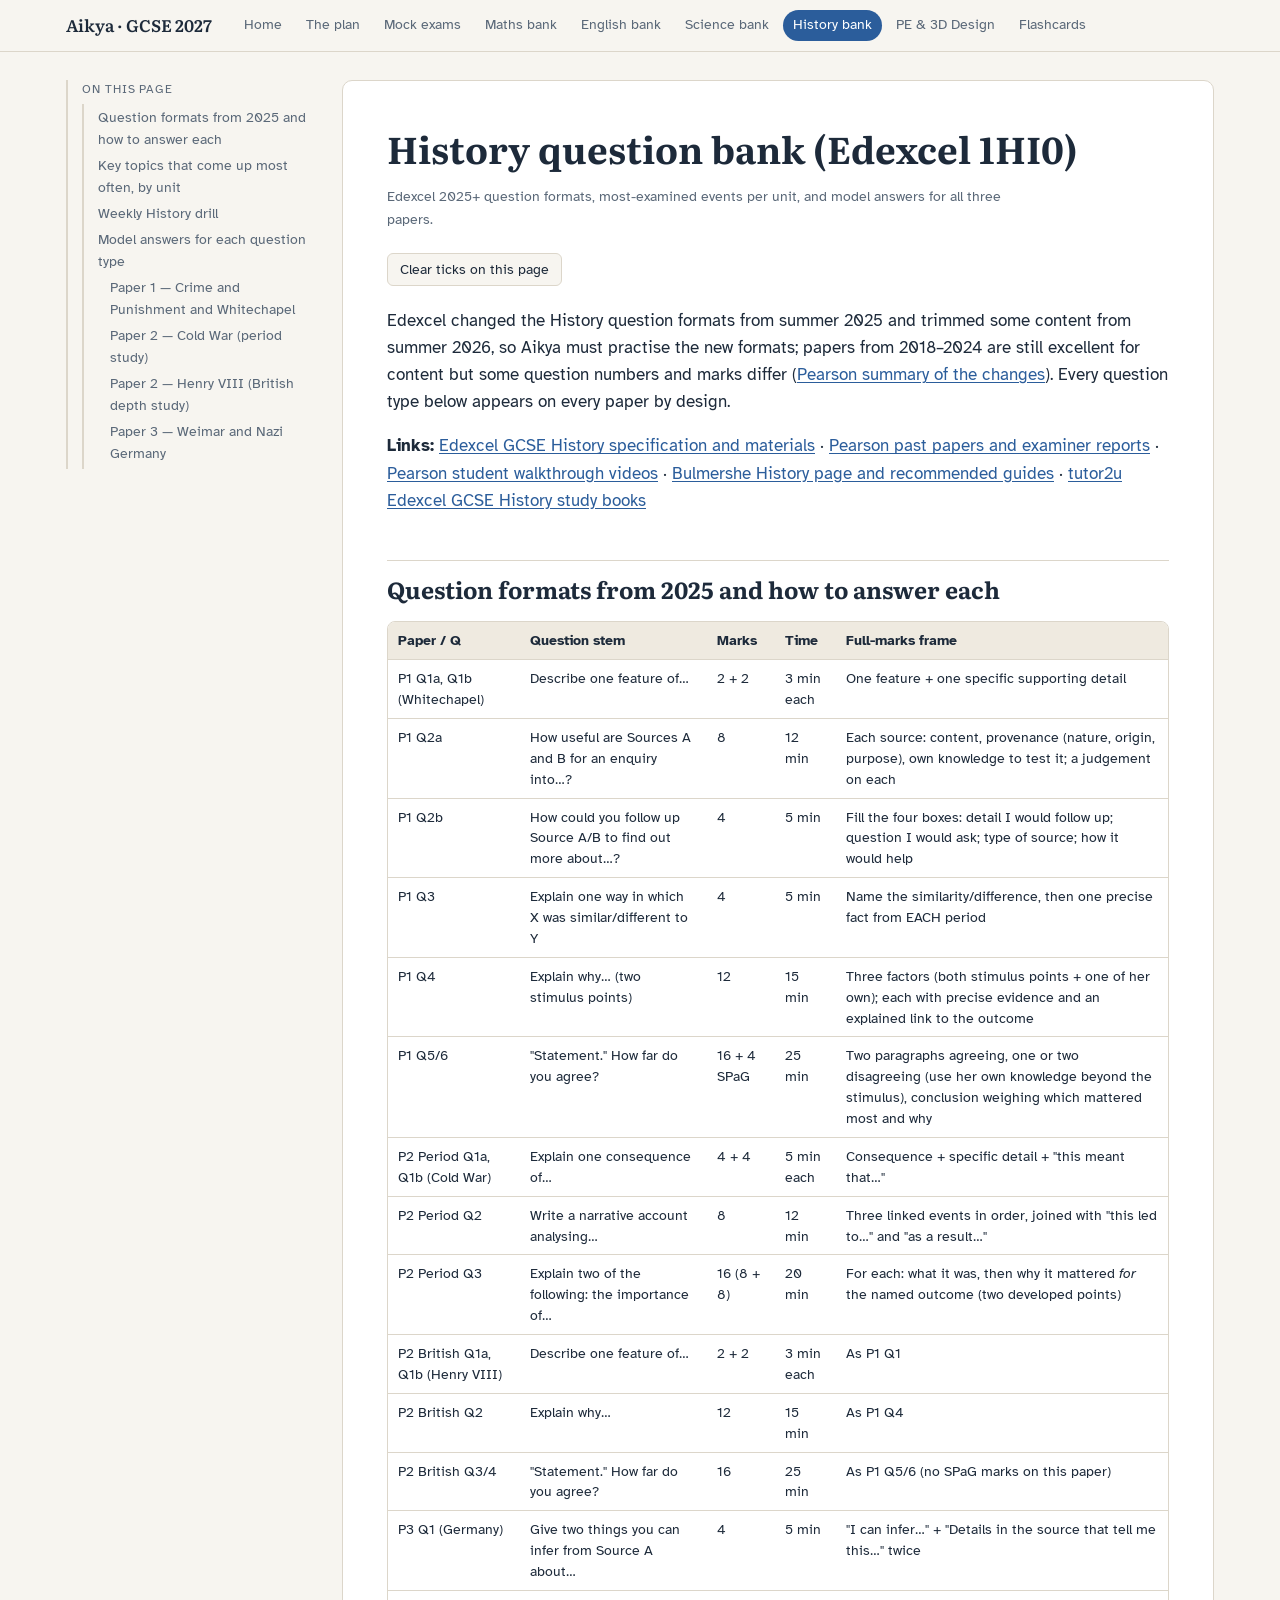
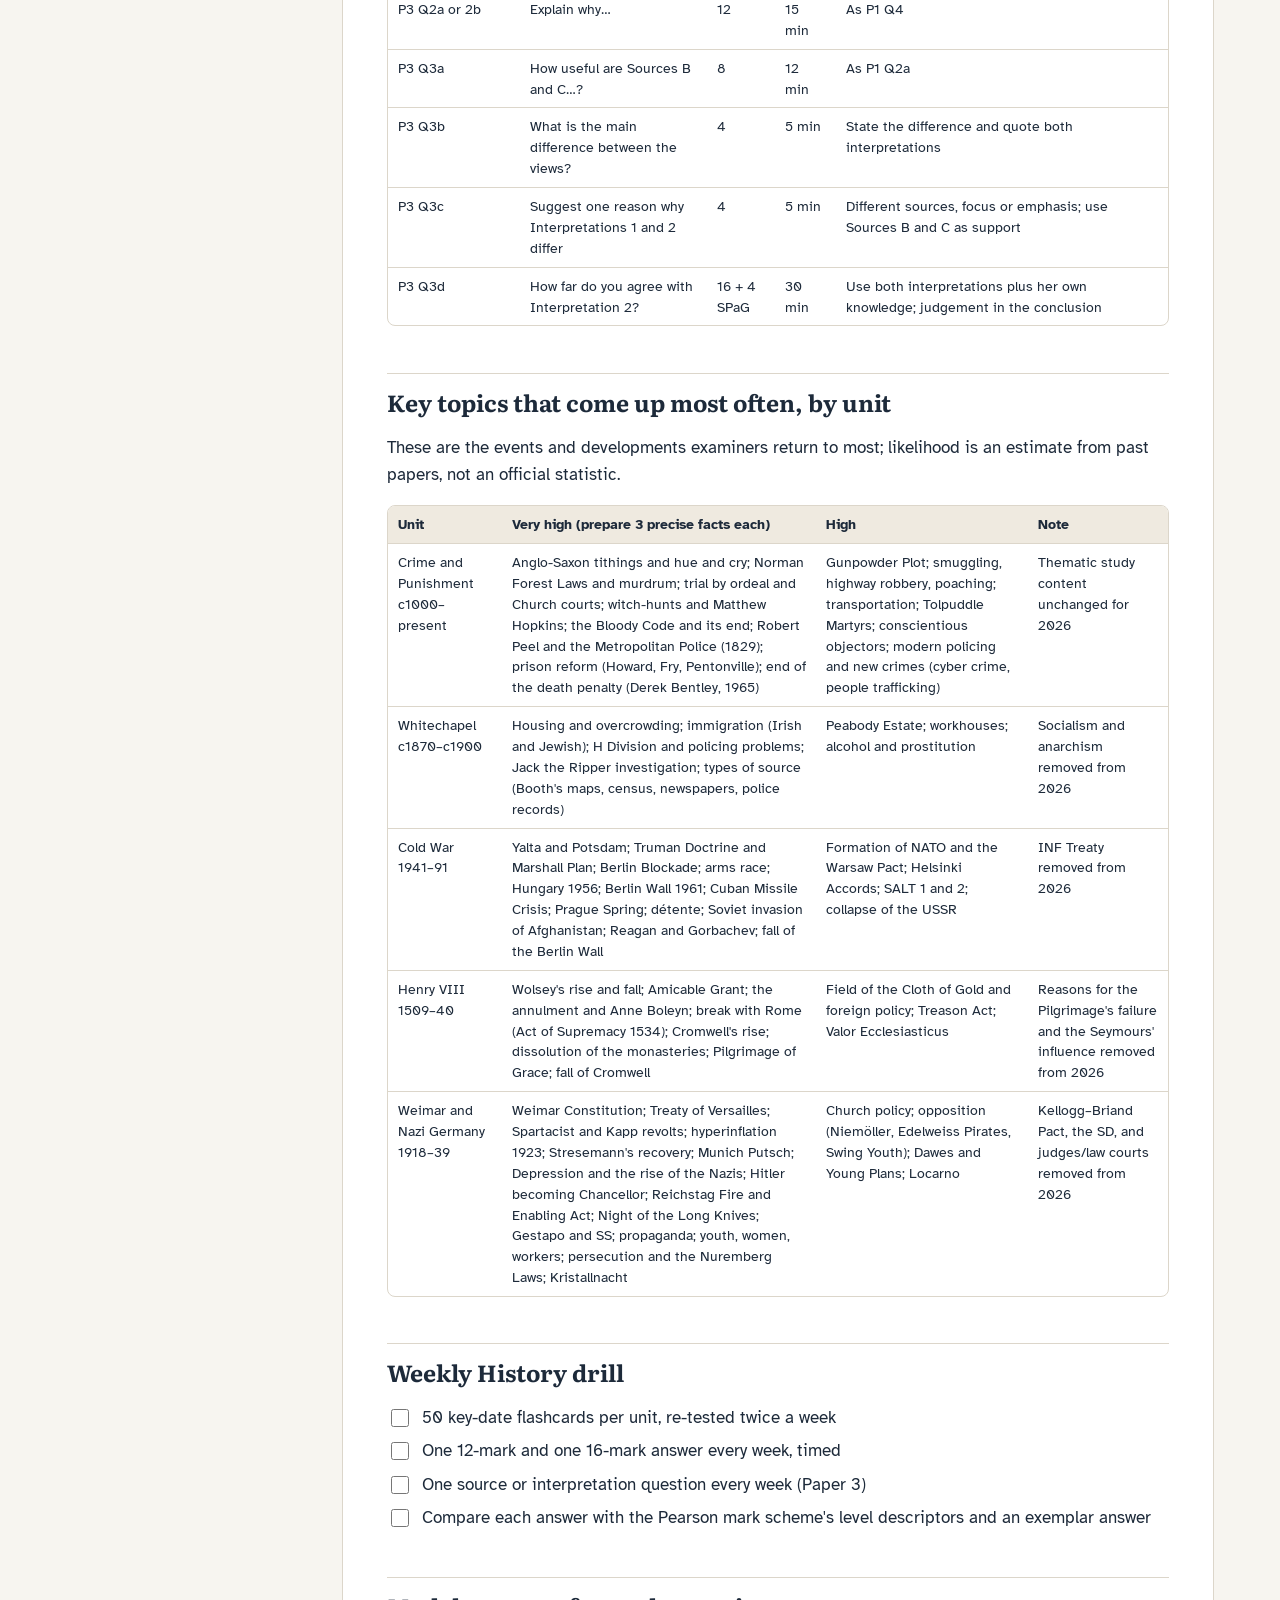
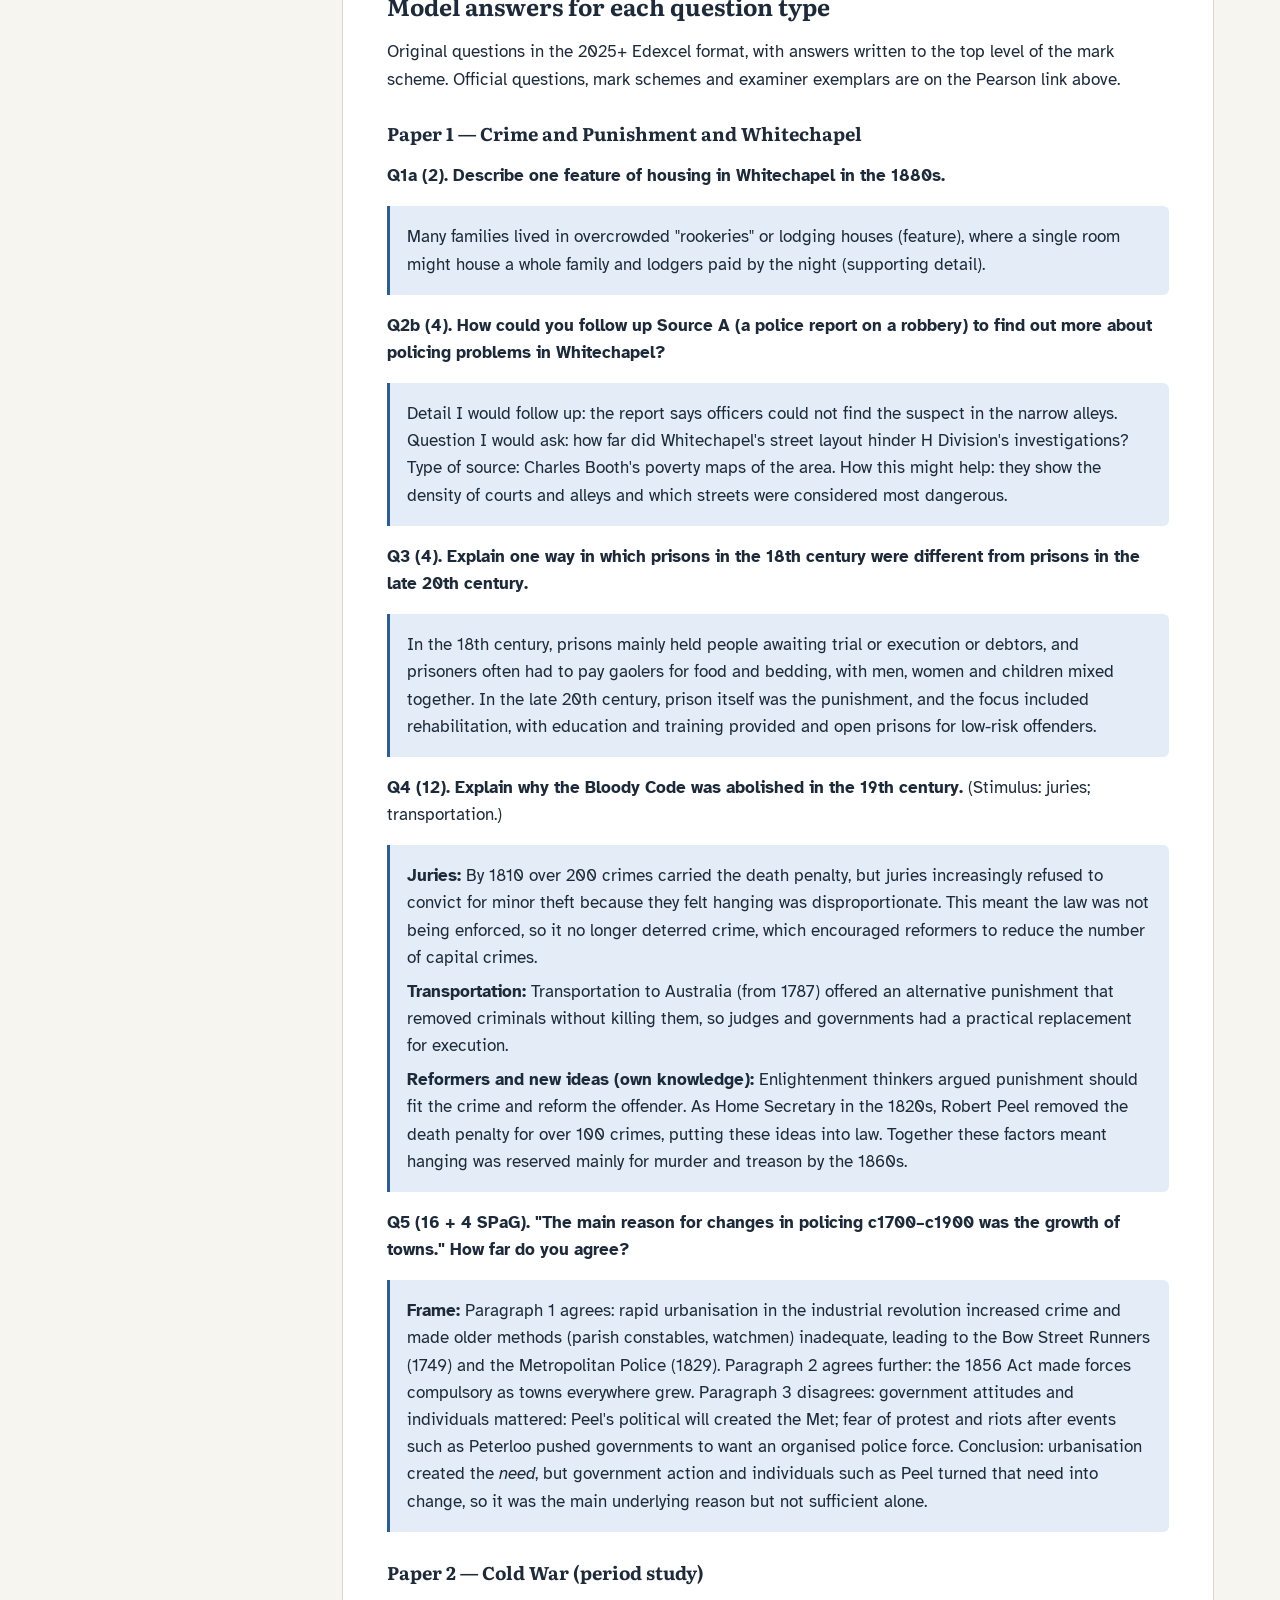
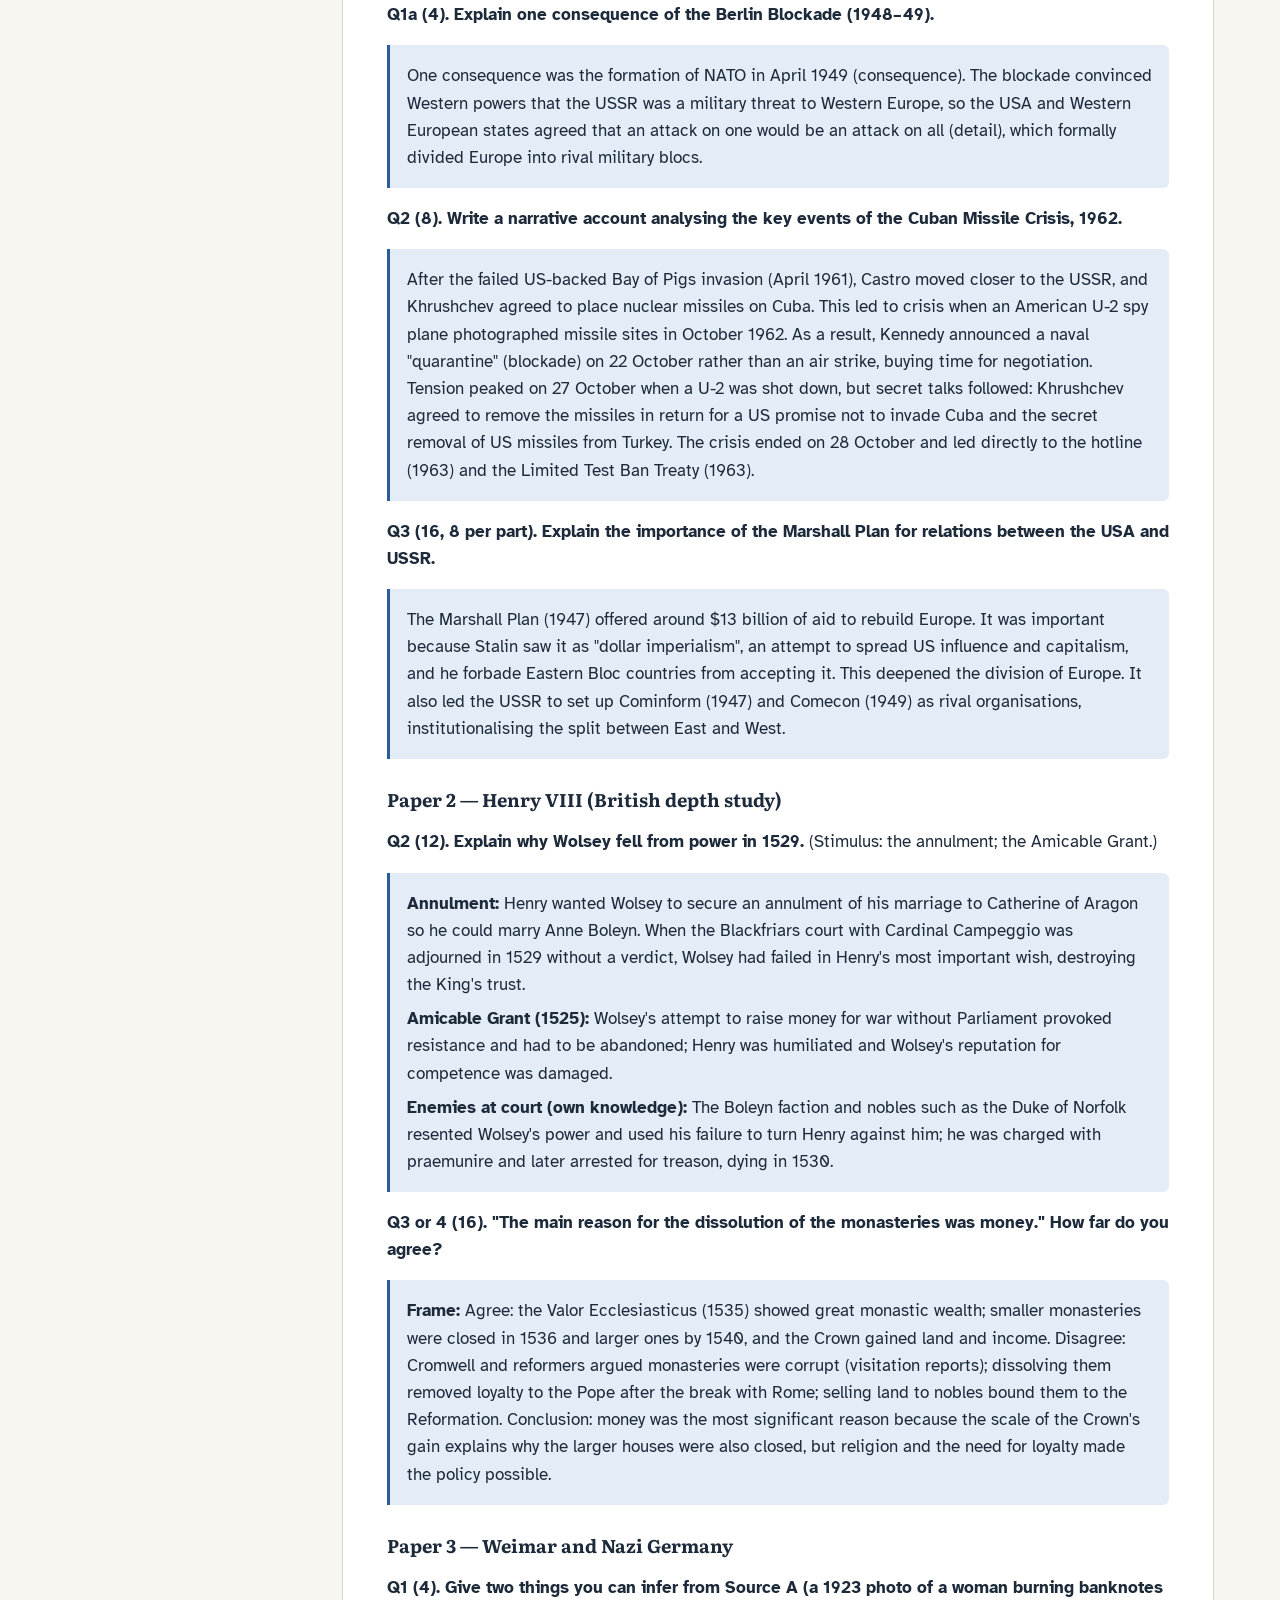
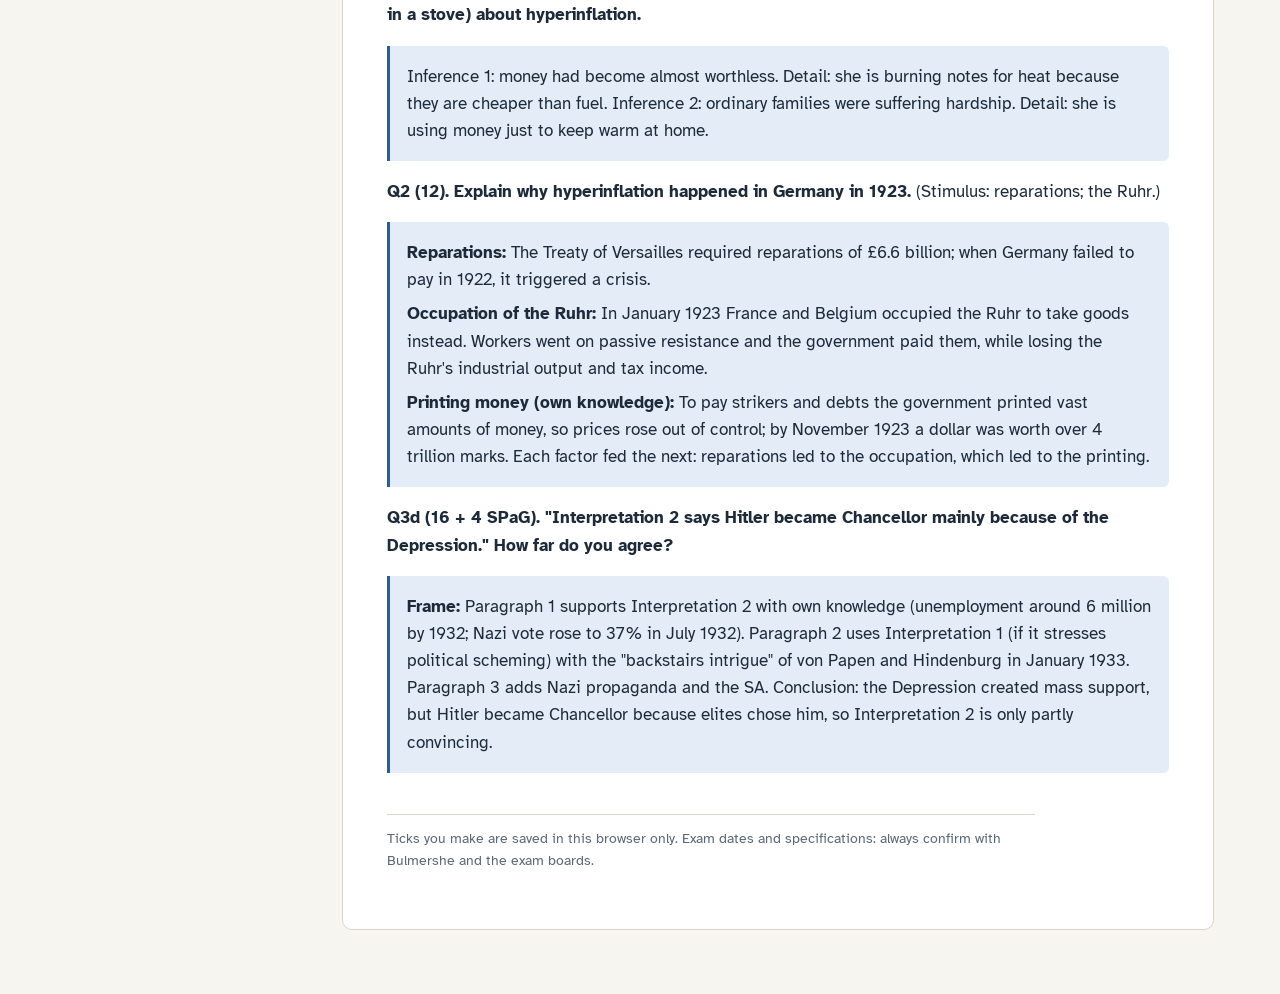
<file: history.html>
<!doctype html>
<html lang="en-GB">
<head>
<meta charset="utf-8">
<meta name="viewport" content="width=device-width, initial-scale=1, viewport-fit=cover">
<title>History bank · Aikya GCSE 2027</title>
<meta name="description" content="Edexcel 2025+ question formats, most-examined events per unit, and model answers for all three papers.">
<link rel="preconnect" href="https://fonts.googleapis.com"><link rel="preconnect" href="https://fonts.gstatic.com" crossorigin>
<link rel="stylesheet" href="https://fonts.googleapis.com/css2?family=Atkinson+Hyperlegible:wght@400;700&family=Literata:opsz,wght@7..72,400;7..72,600&display=swap">
<link rel="stylesheet" href="style.css">
</head>
<body data-page="history.html">
<header class="top"><div class="top-in"><a class="brand" href="index.html">Aikya · GCSE 2027</a><nav class="nav"><a href="index.html">Home</a><a href="plan.html">The plan</a><a href="mocks.html">Mock exams</a><a href="maths.html">Maths bank</a><a href="english.html">English bank</a><a href="science.html">Science bank</a><a href="history.html" aria-current="page">History bank</a><a href="pe-3d.html">PE &amp; 3D Design</a><a href="flashcards.html">Flashcards</a></nav></div></header>
<div class="layout"><aside class="toc"><div class="lbl">On this page</div><div class="toc">
<ul>
<li><a href="#question-formats-from-2025-and-how-to-answer-each">Question formats from 2025 and how to answer each</a></li>
<li><a href="#key-topics-that-come-up-most-often-by-unit">Key topics that come up most often, by unit</a></li>
<li><a href="#weekly-history-drill">Weekly History drill</a></li>
<li><a href="#model-answers-for-each-question-type">Model answers for each question type</a><ul>
<li><a href="#paper-1-crime-and-punishment-and-whitechapel">Paper 1 — Crime and Punishment and Whitechapel</a></li>
<li><a href="#paper-2-cold-war-period-study">Paper 2 — Cold War (period study)</a></li>
<li><a href="#paper-2-henry-viii-british-depth-study">Paper 2 — Henry VIII (British depth study)</a></li>
<li><a href="#paper-3-weimar-and-nazi-germany">Paper 3 — Weimar and Nazi Germany</a></li>
</ul>
</li>
</ul>
</div>
</aside><article><h1 id="history-question-bank-edexcel-1hi0">History question bank (Edexcel 1HI0)</h1><p class="byline">Edexcel 2025+ question formats, most-examined events per unit, and model answers for all three papers.</p><div class="toolbar"><button id="resetChecks" type="button">Clear ticks on this page</button></div>
<p>Edexcel changed the History question formats from summer 2025 and trimmed some content from summer 2026, so Aikya must practise the new formats; papers from 2018–2024 are still excellent for content but some question numbers and marks differ (<a href="https://qualifications.pearson.com/content/dam/pdf/GCSE/History/2016/Teaching-and-learning-materials/gcse-history-changes-for-2025-and-2026-summary-guidance.pdf" target="_blank" rel="noopener">Pearson summary of the changes</a>). Every question type below appears on every paper by design.</p>
<p><strong>Links:</strong> <a href="https://qualifications.pearson.com/en/qualifications/edexcel-gcses/history-2016.html" target="_blank" rel="noopener">Edexcel GCSE History specification and materials</a> · <a href="https://qualifications.pearson.com/en/support/support-topics/exams/past-papers.html" target="_blank" rel="noopener">Pearson past papers and examiner reports</a> · <a href="https://qualifications.pearson.com/en/news-policy/subject-updates/history/may-2025-history-subject-update.html" target="_blank" rel="noopener">Pearson student walkthrough videos</a> · <a href="https://www.thebulmersheschool.com/63/subject-information/subject/26/history" target="_blank" rel="noopener">Bulmershe History page and recommended guides</a> · <a href="https://www.tutor2u.net/students/gcse/edexcel-gcse-history" target="_blank" rel="noopener">tutor2u Edexcel GCSE History study books</a></p>
<h2 id="question-formats-from-2025-and-how-to-answer-each">Question formats from 2025 and how to answer each</h2>
<div class="tw"><table>
<thead>
<tr>
<th>Paper / Q</th>
<th>Question stem</th>
<th>Marks</th>
<th>Time</th>
<th>Full-marks frame</th>
</tr>
</thead>
<tbody>
<tr>
<td>P1 Q1a, Q1b (Whitechapel)</td>
<td>Describe one feature of…</td>
<td>2 + 2</td>
<td>3 min each</td>
<td>One feature + one specific supporting detail</td>
</tr>
<tr>
<td>P1 Q2a</td>
<td>How useful are Sources A and B for an enquiry into…?</td>
<td>8</td>
<td>12 min</td>
<td>Each source: content, provenance (nature, origin, purpose), own knowledge to test it; a judgement on each</td>
</tr>
<tr>
<td>P1 Q2b</td>
<td>How could you follow up Source A/B to find out more about…?</td>
<td>4</td>
<td>5 min</td>
<td>Fill the four boxes: detail I would follow up; question I would ask; type of source; how it would help</td>
</tr>
<tr>
<td>P1 Q3</td>
<td>Explain one way in which X was similar/different to Y</td>
<td>4</td>
<td>5 min</td>
<td>Name the similarity/difference, then one precise fact from EACH period</td>
</tr>
<tr>
<td>P1 Q4</td>
<td>Explain why… (two stimulus points)</td>
<td>12</td>
<td>15 min</td>
<td>Three factors (both stimulus points + one of her own); each with precise evidence and an explained link to the outcome</td>
</tr>
<tr>
<td>P1 Q5/6</td>
<td>"Statement." How far do you agree?</td>
<td>16 + 4 SPaG</td>
<td>25 min</td>
<td>Two paragraphs agreeing, one or two disagreeing (use her own knowledge beyond the stimulus), conclusion weighing which mattered most and why</td>
</tr>
<tr>
<td>P2 Period Q1a, Q1b (Cold War)</td>
<td>Explain one consequence of…</td>
<td>4 + 4</td>
<td>5 min each</td>
<td>Consequence + specific detail + "this meant that…"</td>
</tr>
<tr>
<td>P2 Period Q2</td>
<td>Write a narrative account analysing…</td>
<td>8</td>
<td>12 min</td>
<td>Three linked events in order, joined with "this led to…" and "as a result…"</td>
</tr>
<tr>
<td>P2 Period Q3</td>
<td>Explain two of the following: the importance of…</td>
<td>16 (8 + 8)</td>
<td>20 min</td>
<td>For each: what it was, then why it mattered <em>for</em> the named outcome (two developed points)</td>
</tr>
<tr>
<td>P2 British Q1a, Q1b (Henry VIII)</td>
<td>Describe one feature of…</td>
<td>2 + 2</td>
<td>3 min each</td>
<td>As P1 Q1</td>
</tr>
<tr>
<td>P2 British Q2</td>
<td>Explain why…</td>
<td>12</td>
<td>15 min</td>
<td>As P1 Q4</td>
</tr>
<tr>
<td>P2 British Q3/4</td>
<td>"Statement." How far do you agree?</td>
<td>16</td>
<td>25 min</td>
<td>As P1 Q5/6 (no SPaG marks on this paper)</td>
</tr>
<tr>
<td>P3 Q1 (Germany)</td>
<td>Give two things you can infer from Source A about…</td>
<td>4</td>
<td>5 min</td>
<td>"I can infer…" + "Details in the source that tell me this…" twice</td>
</tr>
<tr>
<td>P3 Q2a or 2b</td>
<td>Explain why…</td>
<td>12</td>
<td>15 min</td>
<td>As P1 Q4</td>
</tr>
<tr>
<td>P3 Q3a</td>
<td>How useful are Sources B and C…?</td>
<td>8</td>
<td>12 min</td>
<td>As P1 Q2a</td>
</tr>
<tr>
<td>P3 Q3b</td>
<td>What is the main difference between the views?</td>
<td>4</td>
<td>5 min</td>
<td>State the difference and quote both interpretations</td>
</tr>
<tr>
<td>P3 Q3c</td>
<td>Suggest one reason why Interpretations 1 and 2 differ</td>
<td>4</td>
<td>5 min</td>
<td>Different sources, focus or emphasis; use Sources B and C as support</td>
</tr>
<tr>
<td>P3 Q3d</td>
<td>How far do you agree with Interpretation 2?</td>
<td>16 + 4 SPaG</td>
<td>30 min</td>
<td>Use both interpretations plus her own knowledge; judgement in the conclusion</td>
</tr>
</tbody>
</table></div>
<h2 id="key-topics-that-come-up-most-often-by-unit">Key topics that come up most often, by unit</h2>
<p>These are the events and developments examiners return to most; likelihood is an estimate from past papers, not an official statistic.</p>
<div class="tw"><table>
<thead>
<tr>
<th>Unit</th>
<th>Very high (prepare 3 precise facts each)</th>
<th>High</th>
<th>Note</th>
</tr>
</thead>
<tbody>
<tr>
<td>Crime and Punishment c1000–present</td>
<td>Anglo-Saxon tithings and hue and cry; Norman Forest Laws and murdrum; trial by ordeal and Church courts; witch-hunts and Matthew Hopkins; the Bloody Code and its end; Robert Peel and the Metropolitan Police (1829); prison reform (Howard, Fry, Pentonville); end of the death penalty (Derek Bentley, 1965)</td>
<td>Gunpowder Plot; smuggling, highway robbery, poaching; transportation; Tolpuddle Martyrs; conscientious objectors; modern policing and new crimes (cyber crime, people trafficking)</td>
<td>Thematic study content unchanged for 2026</td>
</tr>
<tr>
<td>Whitechapel c1870–c1900</td>
<td>Housing and overcrowding; immigration (Irish and Jewish); H Division and policing problems; Jack the Ripper investigation; types of source (Booth's maps, census, newspapers, police records)</td>
<td>Peabody Estate; workhouses; alcohol and prostitution</td>
<td>Socialism and anarchism removed from 2026</td>
</tr>
<tr>
<td>Cold War 1941–91</td>
<td>Yalta and Potsdam; Truman Doctrine and Marshall Plan; Berlin Blockade; arms race; Hungary 1956; Berlin Wall 1961; Cuban Missile Crisis; Prague Spring; détente; Soviet invasion of Afghanistan; Reagan and Gorbachev; fall of the Berlin Wall</td>
<td>Formation of NATO and the Warsaw Pact; Helsinki Accords; SALT 1 and 2; collapse of the USSR</td>
<td>INF Treaty removed from 2026</td>
</tr>
<tr>
<td>Henry VIII 1509–40</td>
<td>Wolsey's rise and fall; Amicable Grant; the annulment and Anne Boleyn; break with Rome (Act of Supremacy 1534); Cromwell's rise; dissolution of the monasteries; Pilgrimage of Grace; fall of Cromwell</td>
<td>Field of the Cloth of Gold and foreign policy; Treason Act; Valor Ecclesiasticus</td>
<td>Reasons for the Pilgrimage's failure and the Seymours' influence removed from 2026</td>
</tr>
<tr>
<td>Weimar and Nazi Germany 1918–39</td>
<td>Weimar Constitution; Treaty of Versailles; Spartacist and Kapp revolts; hyperinflation 1923; Stresemann's recovery; Munich Putsch; Depression and the rise of the Nazis; Hitler becoming Chancellor; Reichstag Fire and Enabling Act; Night of the Long Knives; Gestapo and SS; propaganda; youth, women, workers; persecution and the Nuremberg Laws; Kristallnacht</td>
<td>Church policy; opposition (Niemöller, Edelweiss Pirates, Swing Youth); Dawes and Young Plans; Locarno</td>
<td>Kellogg–Briand Pact, the SD, and judges/law courts removed from 2026</td>
</tr>
</tbody>
</table></div>
<h2 id="weekly-history-drill">Weekly History drill</h2>
<ul class="tasks"><li><input type="checkbox" aria-label="done"><span>50 key-date flashcards per unit, re-tested twice a week</span></li><li><input type="checkbox" aria-label="done"><span>One 12-mark and one 16-mark answer every week, timed</span></li><li><input type="checkbox" aria-label="done"><span>One source or interpretation question every week (Paper 3)</span></li><li><input type="checkbox" aria-label="done"><span>Compare each answer with the Pearson mark scheme's level descriptors and an exemplar answer</span></li></ul>
<h2 id="model-answers-for-each-question-type">Model answers for each question type</h2>
<p>Original questions in the 2025+ Edexcel format, with answers written to the top level of the mark scheme. Official questions, mark schemes and examiner exemplars are on the Pearson link above.</p>
<h3 id="paper-1-crime-and-punishment-and-whitechapel">Paper 1 — Crime and Punishment and Whitechapel</h3>
<p><strong>Q1a (2). Describe one feature of housing in Whitechapel in the 1880s.</strong></p>
<blockquote>
<p>Many families lived in overcrowded "rookeries" or lodging houses (feature), where a single room might house a whole family and lodgers paid by the night (supporting detail).</p>
</blockquote>
<p><strong>Q2b (4). How could you follow up Source A (a police report on a robbery) to find out more about policing problems in Whitechapel?</strong></p>
<blockquote>
<p>Detail I would follow up: the report says officers could not find the suspect in the narrow alleys. Question I would ask: how far did Whitechapel's street layout hinder H Division's investigations? Type of source: Charles Booth's poverty maps of the area. How this might help: they show the density of courts and alleys and which streets were considered most dangerous.</p>
</blockquote>
<p><strong>Q3 (4). Explain one way in which prisons in the 18th century were different from prisons in the late 20th century.</strong></p>
<blockquote>
<p>In the 18th century, prisons mainly held people awaiting trial or execution or debtors, and prisoners often had to pay gaolers for food and bedding, with men, women and children mixed together. In the late 20th century, prison itself was the punishment, and the focus included rehabilitation, with education and training provided and open prisons for low-risk offenders.</p>
</blockquote>
<p><strong>Q4 (12). Explain why the Bloody Code was abolished in the 19th century.</strong> (Stimulus: juries; transportation.)</p>
<blockquote>
<p><strong>Juries:</strong> By 1810 over 200 crimes carried the death penalty, but juries increasingly refused to convict for minor theft because they felt hanging was disproportionate. This meant the law was not being enforced, so it no longer deterred crime, which encouraged reformers to reduce the number of capital crimes.</p>
<p><strong>Transportation:</strong> Transportation to Australia (from 1787) offered an alternative punishment that removed criminals without killing them, so judges and governments had a practical replacement for execution.</p>
<p><strong>Reformers and new ideas (own knowledge):</strong> Enlightenment thinkers argued punishment should fit the crime and reform the offender. As Home Secretary in the 1820s, Robert Peel removed the death penalty for over 100 crimes, putting these ideas into law. Together these factors meant hanging was reserved mainly for murder and treason by the 1860s.</p>
</blockquote>
<p><strong>Q5 (16 + 4 SPaG). "The main reason for changes in policing c1700–c1900 was the growth of towns." How far do you agree?</strong></p>
<blockquote>
<p><strong>Frame:</strong> Paragraph 1 agrees: rapid urbanisation in the industrial revolution increased crime and made older methods (parish constables, watchmen) inadequate, leading to the Bow Street Runners (1749) and the Metropolitan Police (1829). Paragraph 2 agrees further: the 1856 Act made forces compulsory as towns everywhere grew. Paragraph 3 disagrees: government attitudes and individuals mattered: Peel's political will created the Met; fear of protest and riots after events such as Peterloo pushed governments to want an organised police force. Conclusion: urbanisation created the <em>need</em>, but government action and individuals such as Peel turned that need into change, so it was the main underlying reason but not sufficient alone.</p>
</blockquote>
<h3 id="paper-2-cold-war-period-study">Paper 2 — Cold War (period study)</h3>
<p><strong>Q1a (4). Explain one consequence of the Berlin Blockade (1948–49).</strong></p>
<blockquote>
<p>One consequence was the formation of NATO in April 1949 (consequence). The blockade convinced Western powers that the USSR was a military threat to Western Europe, so the USA and Western European states agreed that an attack on one would be an attack on all (detail), which formally divided Europe into rival military blocs.</p>
</blockquote>
<p><strong>Q2 (8). Write a narrative account analysing the key events of the Cuban Missile Crisis, 1962.</strong></p>
<blockquote>
<p>After the failed US-backed Bay of Pigs invasion (April 1961), Castro moved closer to the USSR, and Khrushchev agreed to place nuclear missiles on Cuba. This led to crisis when an American U-2 spy plane photographed missile sites in October 1962. As a result, Kennedy announced a naval "quarantine" (blockade) on 22 October rather than an air strike, buying time for negotiation. Tension peaked on 27 October when a U-2 was shot down, but secret talks followed: Khrushchev agreed to remove the missiles in return for a US promise not to invade Cuba and the secret removal of US missiles from Turkey. The crisis ended on 28 October and led directly to the hotline (1963) and the Limited Test Ban Treaty (1963).</p>
</blockquote>
<p><strong>Q3 (16, 8 per part). Explain the importance of the Marshall Plan for relations between the USA and USSR.</strong></p>
<blockquote>
<p>The Marshall Plan (1947) offered around $13 billion of aid to rebuild Europe. It was important because Stalin saw it as "dollar imperialism", an attempt to spread US influence and capitalism, and he forbade Eastern Bloc countries from accepting it. This deepened the division of Europe. It also led the USSR to set up Cominform (1947) and Comecon (1949) as rival organisations, institutionalising the split between East and West.</p>
</blockquote>
<h3 id="paper-2-henry-viii-british-depth-study">Paper 2 — Henry VIII (British depth study)</h3>
<p><strong>Q2 (12). Explain why Wolsey fell from power in 1529.</strong> (Stimulus: the annulment; the Amicable Grant.)</p>
<blockquote>
<p><strong>Annulment:</strong> Henry wanted Wolsey to secure an annulment of his marriage to Catherine of Aragon so he could marry Anne Boleyn. When the Blackfriars court with Cardinal Campeggio was adjourned in 1529 without a verdict, Wolsey had failed in Henry's most important wish, destroying the King's trust.</p>
<p><strong>Amicable Grant (1525):</strong> Wolsey's attempt to raise money for war without Parliament provoked resistance and had to be abandoned; Henry was humiliated and Wolsey's reputation for competence was damaged.</p>
<p><strong>Enemies at court (own knowledge):</strong> The Boleyn faction and nobles such as the Duke of Norfolk resented Wolsey's power and used his failure to turn Henry against him; he was charged with praemunire and later arrested for treason, dying in 1530.</p>
</blockquote>
<p><strong>Q3 or 4 (16). "The main reason for the dissolution of the monasteries was money." How far do you agree?</strong></p>
<blockquote>
<p><strong>Frame:</strong> Agree: the Valor Ecclesiasticus (1535) showed great monastic wealth; smaller monasteries were closed in 1536 and larger ones by 1540, and the Crown gained land and income. Disagree: Cromwell and reformers argued monasteries were corrupt (visitation reports); dissolving them removed loyalty to the Pope after the break with Rome; selling land to nobles bound them to the Reformation. Conclusion: money was the most significant reason because the scale of the Crown's gain explains why the larger houses were also closed, but religion and the need for loyalty made the policy possible.</p>
</blockquote>
<h3 id="paper-3-weimar-and-nazi-germany">Paper 3 — Weimar and Nazi Germany</h3>
<p><strong>Q1 (4). Give two things you can infer from Source A (a 1923 photo of a woman burning banknotes in a stove) about hyperinflation.</strong></p>
<blockquote>
<p>Inference 1: money had become almost worthless. Detail: she is burning notes for heat because they are cheaper than fuel. Inference 2: ordinary families were suffering hardship. Detail: she is using money just to keep warm at home.</p>
</blockquote>
<p><strong>Q2 (12). Explain why hyperinflation happened in Germany in 1923.</strong> (Stimulus: reparations; the Ruhr.)</p>
<blockquote>
<p><strong>Reparations:</strong> The Treaty of Versailles required reparations of £6.6 billion; when Germany failed to pay in 1922, it triggered a crisis.</p>
<p><strong>Occupation of the Ruhr:</strong> In January 1923 France and Belgium occupied the Ruhr to take goods instead. Workers went on passive resistance and the government paid them, while losing the Ruhr's industrial output and tax income.</p>
<p><strong>Printing money (own knowledge):</strong> To pay strikers and debts the government printed vast amounts of money, so prices rose out of control; by November 1923 a dollar was worth over 4 trillion marks. Each factor fed the next: reparations led to the occupation, which led to the printing.</p>
</blockquote>
<p><strong>Q3d (16 + 4 SPaG). "Interpretation 2 says Hitler became Chancellor mainly because of the Depression." How far do you agree?</strong></p>
<blockquote>
<p><strong>Frame:</strong> Paragraph 1 supports Interpretation 2 with own knowledge (unemployment around 6 million by 1932; Nazi vote rose to 37% in July 1932). Paragraph 2 uses Interpretation 1 (if it stresses political scheming) with the "backstairs intrigue" of von Papen and Hindenburg in January 1933. Paragraph 3 adds Nazi propaganda and the SA. Conclusion: the Depression created mass support, but Hitler became Chancellor because elites chose him, so Interpretation 2 is only partly convincing.</p>
</blockquote><p class="foot">Ticks you make are saved in this browser only. Exam dates and specifications: always confirm with Bulmershe and the exam boards.</p></article></div><script>
(function(){
  var page=document.body.dataset.page;
  var boxes=document.querySelectorAll('ul.tasks input[type=checkbox]');
  var key='gcse-plan-checks:'+page, state={};
  try{state=JSON.parse(localStorage.getItem(key)||'{}')}catch(e){}
  boxes.forEach(function(b,i){
    if(state[i]){b.checked=true;b.parentNode.classList.add('done')}
    b.addEventListener('change',function(){state[i]=b.checked;b.parentNode.classList.toggle('done',b.checked);try{localStorage.setItem(key,JSON.stringify(state))}catch(e){}});
  });
  var r=document.getElementById('resetChecks');
  if(r)r.addEventListener('click',function(){state={};try{localStorage.removeItem(key)}catch(e){}boxes.forEach(function(b){b.checked=false;b.parentNode.classList.remove('done')})});
})();
</script>
</body>
</html>
</file>
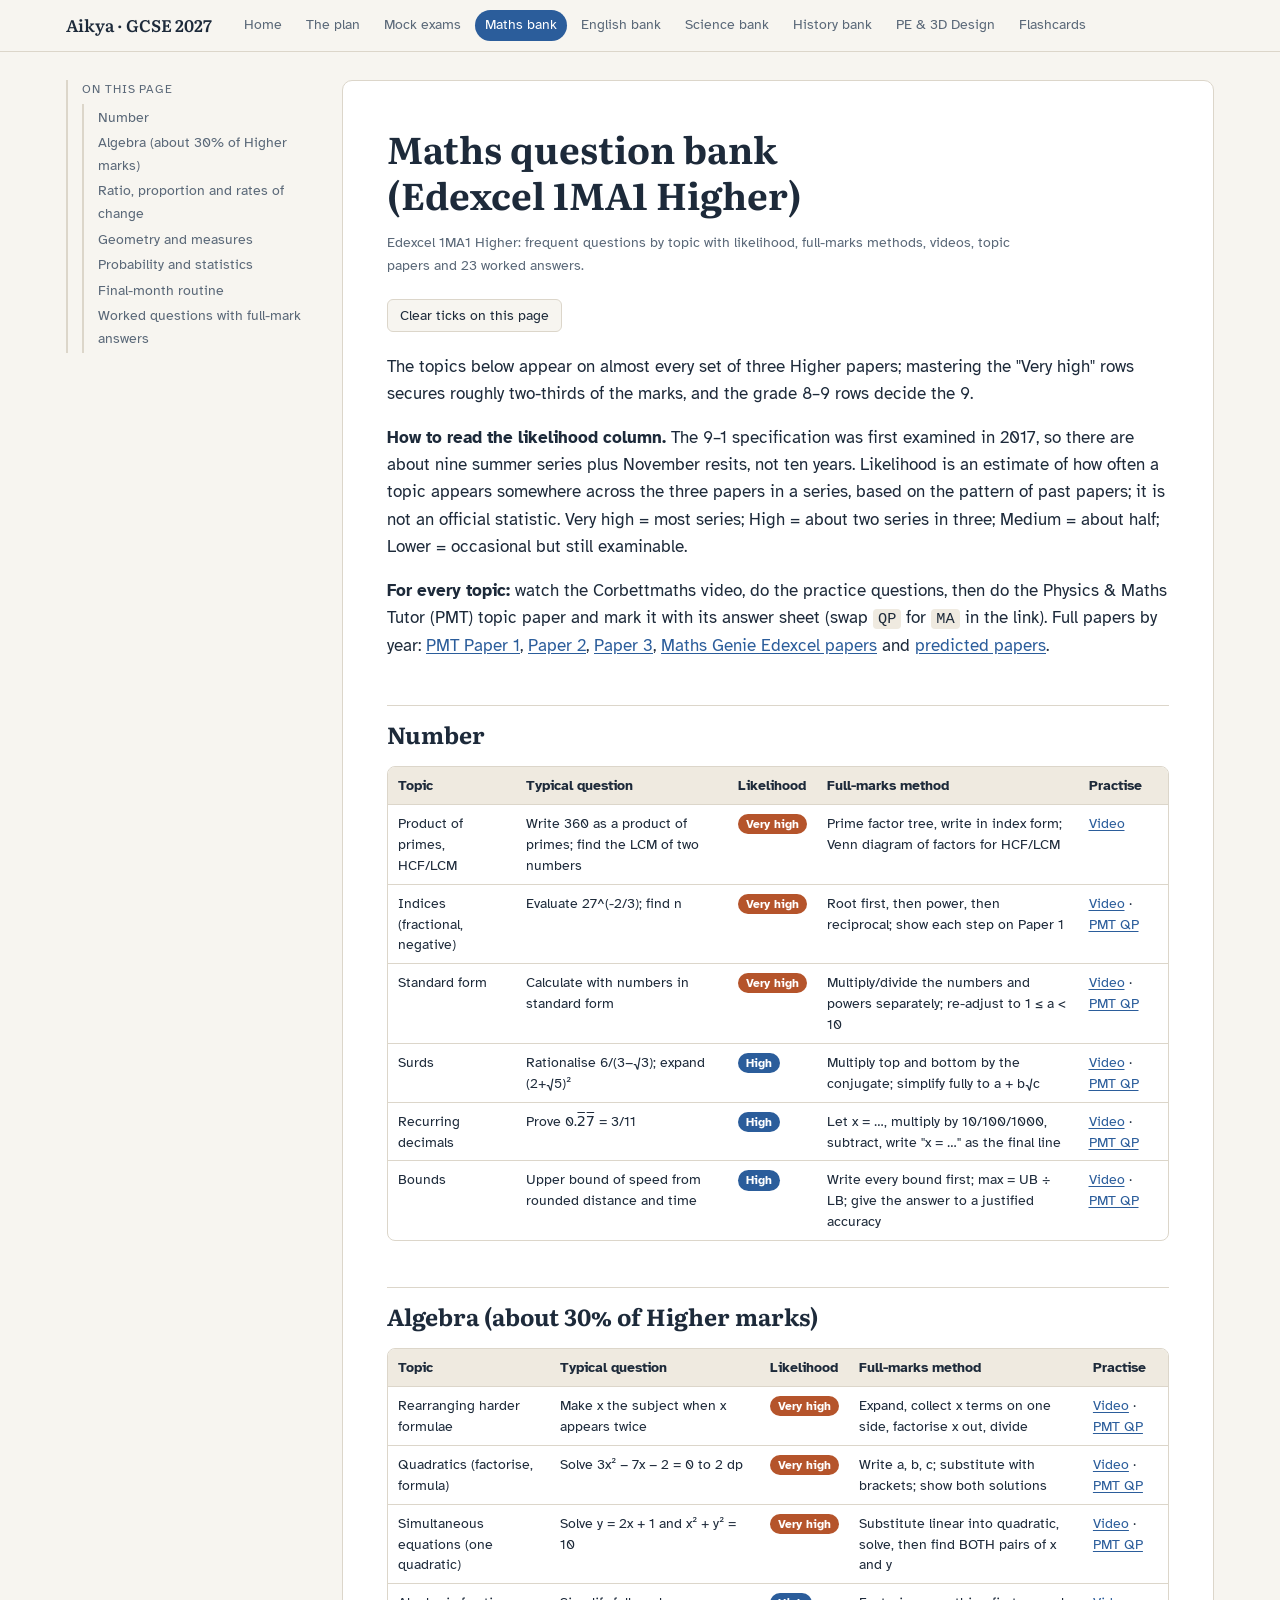
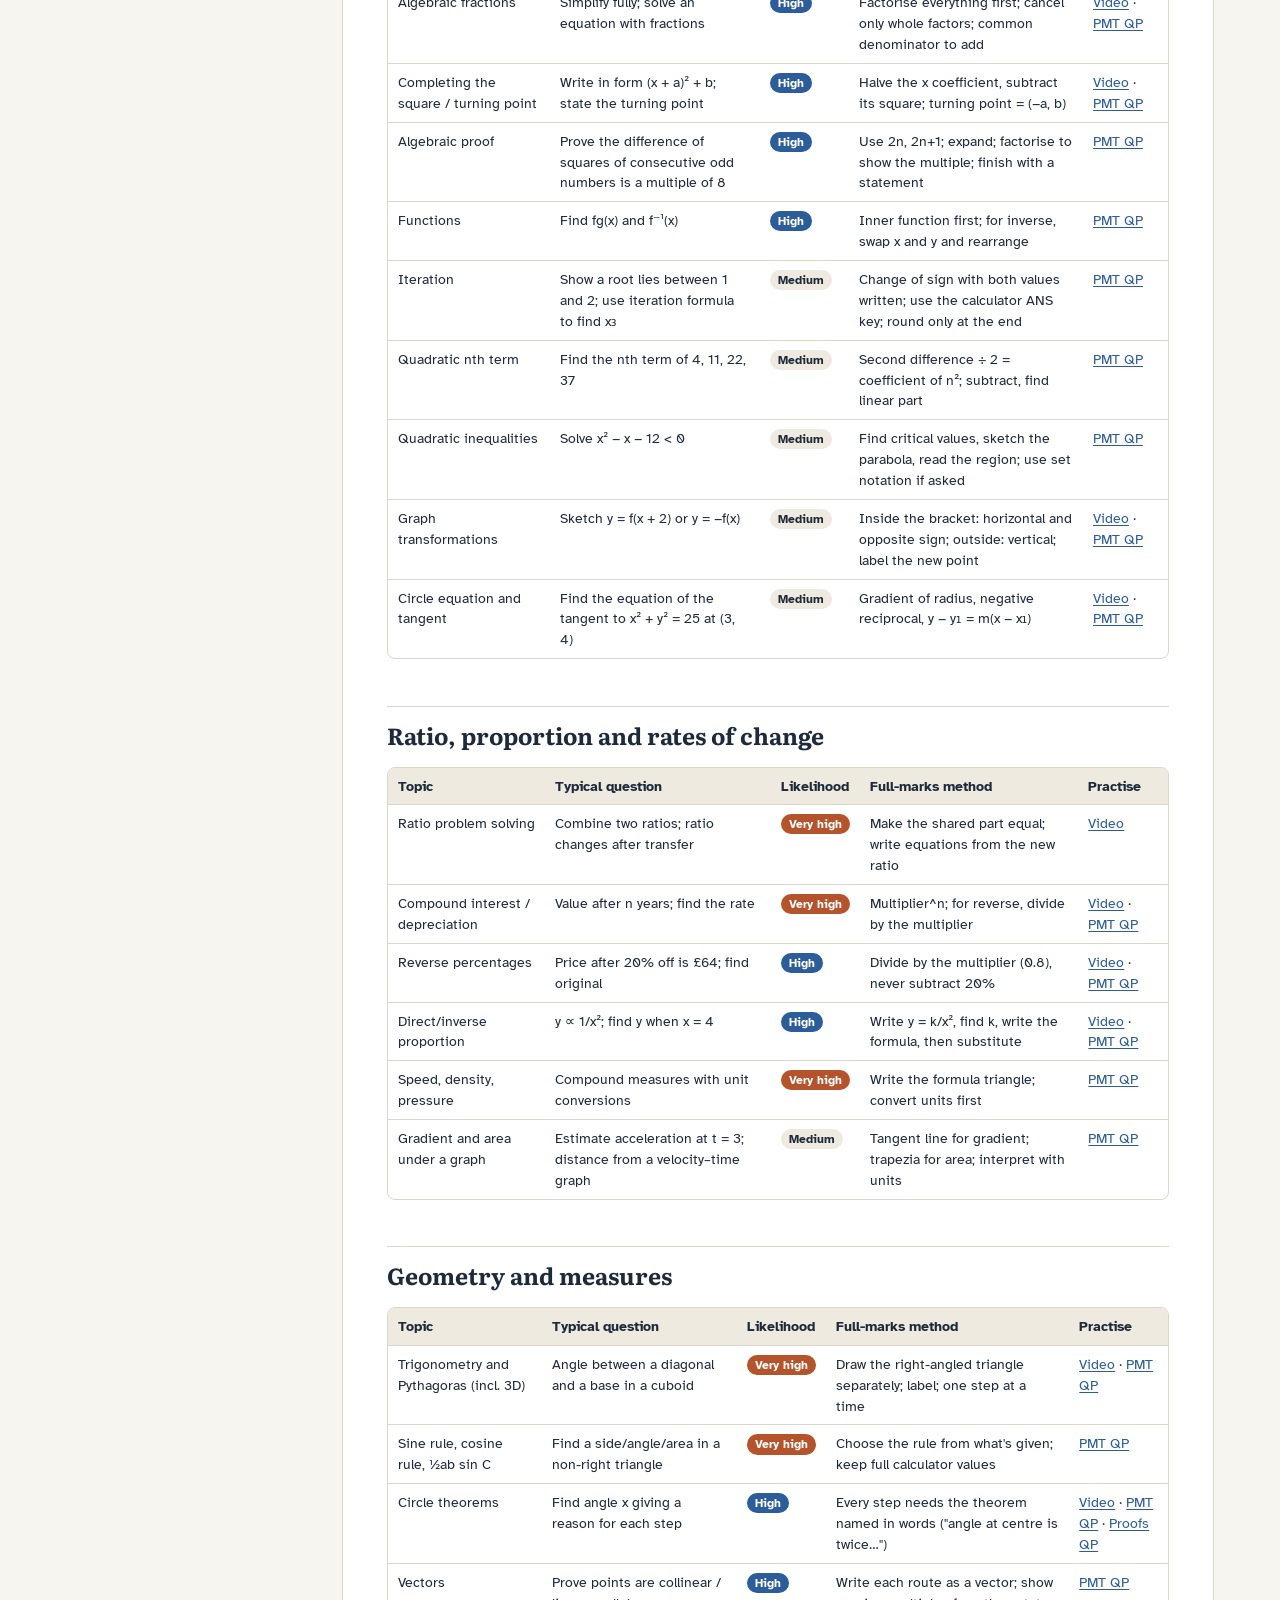
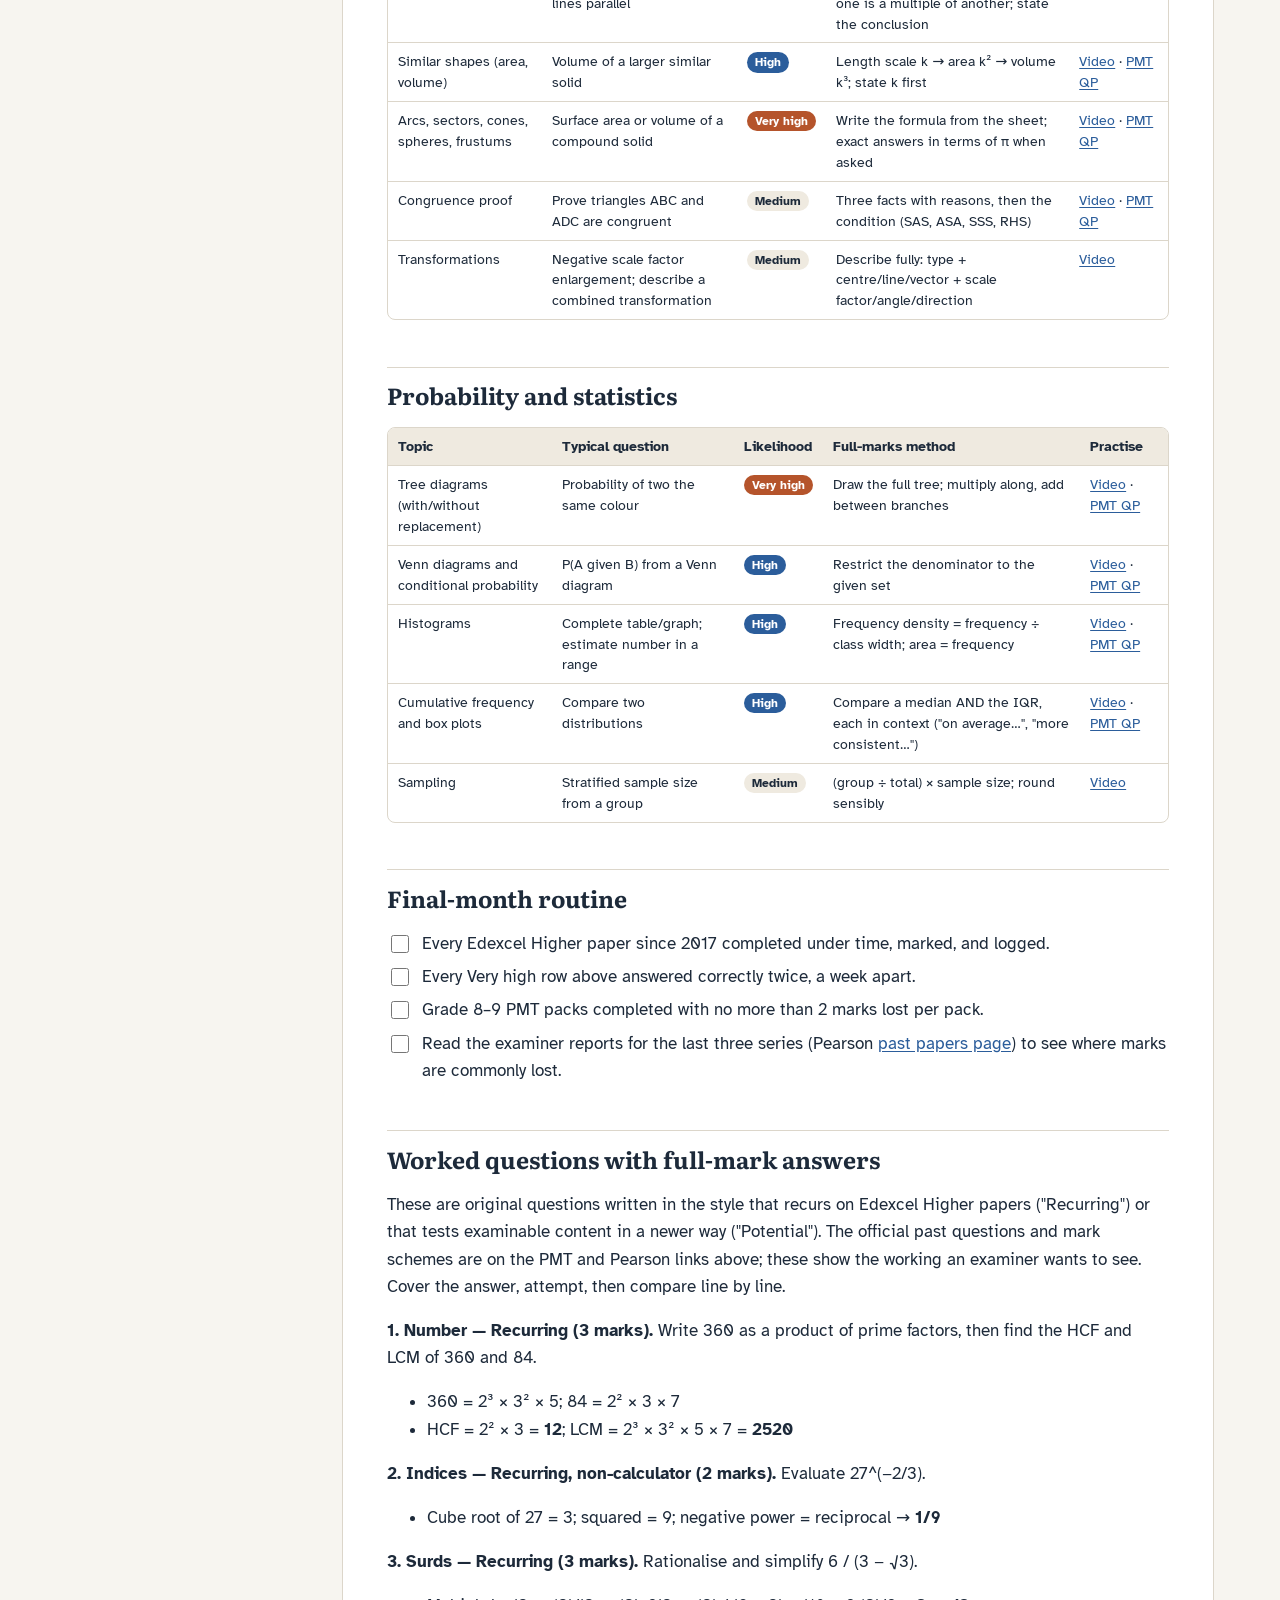
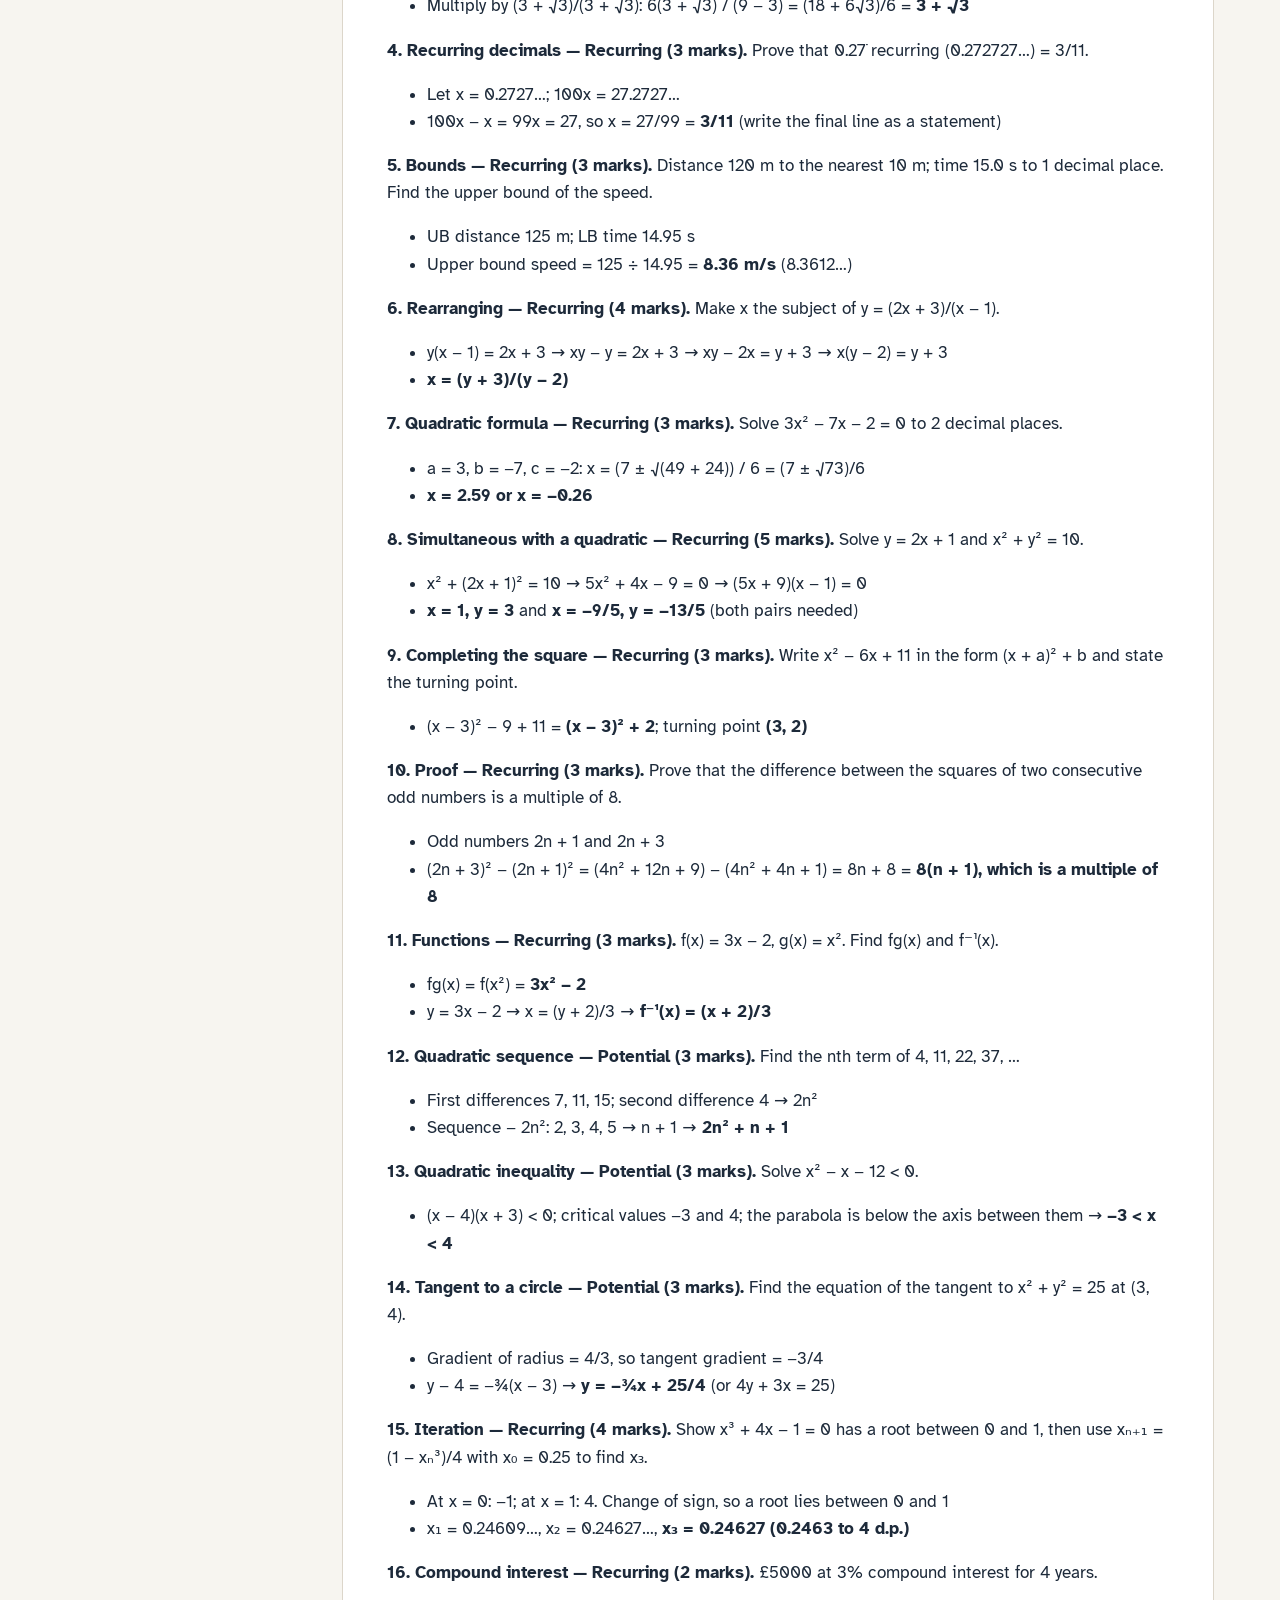
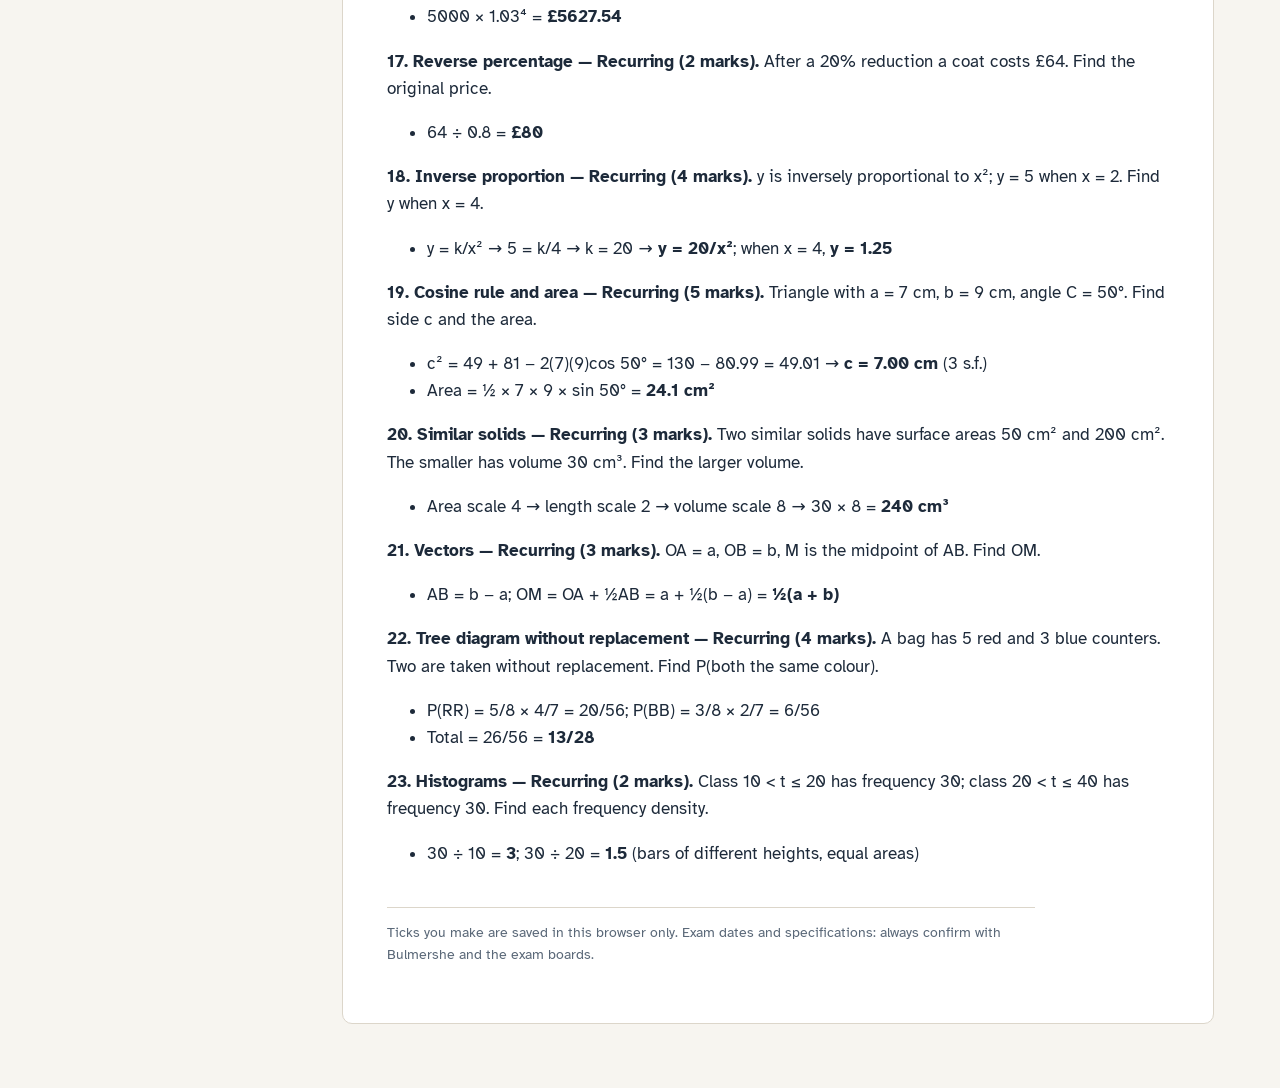
<file: maths.html>
<!doctype html>
<html lang="en-GB">
<head>
<meta charset="utf-8">
<meta name="viewport" content="width=device-width, initial-scale=1, viewport-fit=cover">
<title>Maths bank · Aikya GCSE 2027</title>
<meta name="description" content="Edexcel 1MA1 Higher: frequent questions by topic with likelihood, full-marks methods, videos, topic papers and 23 worked answers.">
<link rel="preconnect" href="https://fonts.googleapis.com"><link rel="preconnect" href="https://fonts.gstatic.com" crossorigin>
<link rel="stylesheet" href="https://fonts.googleapis.com/css2?family=Atkinson+Hyperlegible:wght@400;700&family=Literata:opsz,wght@7..72,400;7..72,600&display=swap">
<link rel="stylesheet" href="style.css">
</head>
<body data-page="maths.html">
<header class="top"><div class="top-in"><a class="brand" href="index.html">Aikya · GCSE 2027</a><nav class="nav"><a href="index.html">Home</a><a href="plan.html">The plan</a><a href="mocks.html">Mock exams</a><a href="maths.html" aria-current="page">Maths bank</a><a href="english.html">English bank</a><a href="science.html">Science bank</a><a href="history.html">History bank</a><a href="pe-3d.html">PE &amp; 3D Design</a><a href="flashcards.html">Flashcards</a></nav></div></header>
<div class="layout"><aside class="toc"><div class="lbl">On this page</div><div class="toc">
<ul>
<li><a href="#number">Number</a></li>
<li><a href="#algebra-about-30-of-higher-marks">Algebra (about 30% of Higher marks)</a></li>
<li><a href="#ratio-proportion-and-rates-of-change">Ratio, proportion and rates of change</a></li>
<li><a href="#geometry-and-measures">Geometry and measures</a></li>
<li><a href="#probability-and-statistics">Probability and statistics</a></li>
<li><a href="#final-month-routine">Final-month routine</a></li>
<li><a href="#worked-questions-with-full-mark-answers">Worked questions with full-mark answers</a></li>
</ul>
</div>
</aside><article><h1 id="maths-question-bank-edexcel-1ma1-higher">Maths question bank (Edexcel 1MA1 Higher)</h1><p class="byline">Edexcel 1MA1 Higher: frequent questions by topic with likelihood, full-marks methods, videos, topic papers and 23 worked answers.</p><div class="toolbar"><button id="resetChecks" type="button">Clear ticks on this page</button></div>
<p>The topics below appear on almost every set of three Higher papers; mastering the "Very high" rows secures roughly two-thirds of the marks, and the grade 8–9 rows decide the 9.</p>
<p><strong>How to read the likelihood column.</strong> The 9–1 specification was first examined in 2017, so there are about nine summer series plus November resits, not ten years. Likelihood is an estimate of how often a topic appears somewhere across the three papers in a series, based on the pattern of past papers; it is not an official statistic. Very high = most series; High = about two series in three; Medium = about half; Lower = occasional but still examinable.</p>
<p><strong>For every topic:</strong> watch the Corbettmaths video, do the practice questions, then do the Physics &amp; Maths Tutor (PMT) topic paper and mark it with its answer sheet (swap <code>QP</code> for <code>MA</code> in the link). Full papers by year: <a href="https://www.physicsandmathstutor.com/past-papers/gcse-maths/edexcel-paper-1/" target="_blank" rel="noopener">PMT Paper 1</a>, <a href="https://www.physicsandmathstutor.com/past-papers/gcse-maths/edexcel-paper-2/" target="_blank" rel="noopener">Paper 2</a>, <a href="https://www.physicsandmathstutor.com/past-papers/gcse-maths/edexcel-paper-3/" target="_blank" rel="noopener">Paper 3</a>, <a href="https://mathsgenie.co.uk/gcse/maths/edexcel/papers" target="_blank" rel="noopener">Maths Genie Edexcel papers</a> and <a href="https://mathsgenie.co.uk/gcse/maths/edexcel/predicted-papers" target="_blank" rel="noopener">predicted papers</a>.</p>
<h2 id="number">Number</h2>
<div class="tw"><table>
<thead>
<tr>
<th>Topic</th>
<th>Typical question</th>
<th>Likelihood</th>
<th>Full-marks method</th>
<th>Practise</th>
</tr>
</thead>
<tbody>
<tr>
<td>Product of primes, HCF/LCM</td>
<td>Write 360 as a product of primes; find the LCM of two numbers</td>
<td><span class="lik lik-vh">Very high</span></td>
<td>Prime factor tree, write in index form; Venn diagram of factors for HCF/LCM</td>
<td><a href="http://corbettmaths.com/2012/08/20/lcm-and-hcf-using-product-of-primes/" target="_blank" rel="noopener">Video</a></td>
</tr>
<tr>
<td>Indices (fractional, negative)</td>
<td>Evaluate 27^(-2/3); find n</td>
<td><span class="lik lik-vh">Very high</span></td>
<td>Root first, then power, then reciprocal; show each step on Paper 1</td>
<td><a href="http://corbettmaths.com/2013/03/03/fractional-indices/" target="_blank" rel="noopener">Video</a> · <a href="https://pmt.physicsandmathstutor.com/download/Maths/GCSE/Topic-Qs/Edexcel/Set-0/Grade-6/QP/Fractional%20and%20Negative%20Indices%20QP.pdf" target="_blank" rel="noopener">PMT QP</a></td>
</tr>
<tr>
<td>Standard form</td>
<td>Calculate with numbers in standard form</td>
<td><span class="lik lik-vh">Very high</span></td>
<td>Multiply/divide the numbers and powers separately; re-adjust to 1 ≤ a &lt; 10</td>
<td><a href="http://corbettmaths.com/2013/04/28/standard-form/" target="_blank" rel="noopener">Video</a> · <a href="https://pmt.physicsandmathstutor.com/download/Maths/GCSE/Topic-Qs/Edexcel/Set-0/Grade-5/QP/Standard%20Form%20QP.pdf" target="_blank" rel="noopener">PMT QP</a></td>
</tr>
<tr>
<td>Surds</td>
<td>Rationalise 6/(3−√3); expand (2+√5)²</td>
<td><span class="lik lik-h">High</span></td>
<td>Multiply top and bottom by the conjugate; simplify fully to a + b√c</td>
<td><a href="http://corbettmaths.com/2013/05/11/rationalising-denominators/" target="_blank" rel="noopener">Video</a> · <a href="https://pmt.physicsandmathstutor.com/download/Maths/GCSE/Topic-Qs/Edexcel/Set-0/Grade-7/QP/Surds%20QP.pdf" target="_blank" rel="noopener">PMT QP</a></td>
</tr>
<tr>
<td>Recurring decimals</td>
<td>Prove 0.2̅7̅ = 3/11</td>
<td><span class="lik lik-h">High</span></td>
<td>Let x = …, multiply by 10/100/1000, subtract, write "x = …" as the final line</td>
<td><a href="http://corbettmaths.com/2013/03/29/recurring-decimals-to-fractions/" target="_blank" rel="noopener">Video</a> · <a href="https://pmt.physicsandmathstutor.com/download/Maths/GCSE/Topic-Qs/Edexcel/Set-0/Grade-6/QP/Recurring%20Decimals%20to%20Fractions%20QP.pdf" target="_blank" rel="noopener">PMT QP</a></td>
</tr>
<tr>
<td>Bounds</td>
<td>Upper bound of speed from rounded distance and time</td>
<td><span class="lik lik-h">High</span></td>
<td>Write every bound first; max = UB ÷ LB; give the answer to a justified accuracy</td>
<td><a href="http://corbettmaths.com/2013/05/29/limits-of-accuracy-solving-problems/" target="_blank" rel="noopener">Video</a> · <a href="https://pmt.physicsandmathstutor.com/download/Maths/GCSE/Topic-Qs/Edexcel/Set-0/Grade-7/QP/Bounds%20QP.pdf" target="_blank" rel="noopener">PMT QP</a></td>
</tr>
</tbody>
</table></div>
<h2 id="algebra-about-30-of-higher-marks">Algebra (about 30% of Higher marks)</h2>
<div class="tw"><table>
<thead>
<tr>
<th>Topic</th>
<th>Typical question</th>
<th>Likelihood</th>
<th>Full-marks method</th>
<th>Practise</th>
</tr>
</thead>
<tbody>
<tr>
<td>Rearranging harder formulae</td>
<td>Make x the subject when x appears twice</td>
<td><span class="lik lik-vh">Very high</span></td>
<td>Expand, collect x terms on one side, factorise x out, divide</td>
<td><a href="http://corbettmaths.com/2013/12/28/changing-the-subject-advanced-video-8/" target="_blank" rel="noopener">Video</a> · <a href="https://pmt.physicsandmathstutor.com/download/Maths/GCSE/Topic-Qs/Edexcel/Set-0/Grade-7/QP/Rearranging%20Harder%20Formulae%20QP.pdf" target="_blank" rel="noopener">PMT QP</a></td>
</tr>
<tr>
<td>Quadratics (factorise, formula)</td>
<td>Solve 3x² − 7x − 2 = 0 to 2 dp</td>
<td><span class="lik lik-vh">Very high</span></td>
<td>Write a, b, c; substitute with brackets; show both solutions</td>
<td><a href="http://corbettmaths.com/2013/04/24/quadratic-formula/" target="_blank" rel="noopener">Video</a> · <a href="https://pmt.physicsandmathstutor.com/download/Maths/GCSE/Topic-Qs/Edexcel/Set-0/Grade-7/QP/Quadratic%20Formula%20QP.pdf" target="_blank" rel="noopener">PMT QP</a></td>
</tr>
<tr>
<td>Simultaneous equations (one quadratic)</td>
<td>Solve y = 2x + 1 and x² + y² = 10</td>
<td><span class="lik lik-vh">Very high</span></td>
<td>Substitute linear into quadratic, solve, then find BOTH pairs of x and y</td>
<td><a href="http://corbettmaths.com/2013/05/07/simultaneous-equations-linear-and-quadratic/" target="_blank" rel="noopener">Video</a> · <a href="https://pmt.physicsandmathstutor.com/download/Maths/GCSE/Topic-Qs/Edexcel/Set-0/Grade-8-9/QP/Simultaneous%20Equations%20with%20a%20Quadratic%20QP.pdf" target="_blank" rel="noopener">PMT QP</a></td>
</tr>
<tr>
<td>Algebraic fractions</td>
<td>Simplify fully; solve an equation with fractions</td>
<td><span class="lik lik-h">High</span></td>
<td>Factorise everything first; cancel only whole factors; common denominator to add</td>
<td><a href="http://corbettmaths.com/2013/01/19/adding-algebraic-fractions/" target="_blank" rel="noopener">Video</a> · <a href="https://pmt.physicsandmathstutor.com/download/Maths/GCSE/Topic-Qs/Edexcel/Set-0/Grade-7/QP/Algebraic%20Fractions%20QP.pdf" target="_blank" rel="noopener">PMT QP</a></td>
</tr>
<tr>
<td>Completing the square / turning point</td>
<td>Write in form (x + a)² + b; state the turning point</td>
<td><span class="lik lik-h">High</span></td>
<td>Halve the x coefficient, subtract its square; turning point = (−a, b)</td>
<td><a href="https://corbettmaths.com/2021/12/14/finding-turning-points-video/" target="_blank" rel="noopener">Video</a> · <a href="https://pmt.physicsandmathstutor.com/download/Maths/GCSE/Topic-Qs/Edexcel/Set-0/Grade-8-9/QP/Completing%20the%20Square%20QP.pdf" target="_blank" rel="noopener">PMT QP</a></td>
</tr>
<tr>
<td>Algebraic proof</td>
<td>Prove the difference of squares of consecutive odd numbers is a multiple of 8</td>
<td><span class="lik lik-h">High</span></td>
<td>Use 2n, 2n+1; expand; factorise to show the multiple; finish with a statement</td>
<td><a href="https://pmt.physicsandmathstutor.com/download/Maths/GCSE/Topic-Qs/Edexcel/Set-0/Grade-8-9/QP/Proof%20QP.pdf" target="_blank" rel="noopener">PMT QP</a></td>
</tr>
<tr>
<td>Functions</td>
<td>Find fg(x) and f⁻¹(x)</td>
<td><span class="lik lik-h">High</span></td>
<td>Inner function first; for inverse, swap x and y and rearrange</td>
<td><a href="https://pmt.physicsandmathstutor.com/download/Maths/GCSE/Topic-Qs/Edexcel/Set-0/Grade-7/QP/Inverse%20and%20Composite%20Functions%20QP.pdf" target="_blank" rel="noopener">PMT QP</a></td>
</tr>
<tr>
<td>Iteration</td>
<td>Show a root lies between 1 and 2; use iteration formula to find x₃</td>
<td><span class="lik lik-m">Medium</span></td>
<td>Change of sign with both values written; use the calculator ANS key; round only at the end</td>
<td><a href="https://pmt.physicsandmathstutor.com/download/Maths/GCSE/Topic-Qs/Edexcel/Set-0/Grade-7/QP/Solving%20Equations%20using%20Iteration%20QP.pdf" target="_blank" rel="noopener">PMT QP</a></td>
</tr>
<tr>
<td>Quadratic nth term</td>
<td>Find the nth term of 4, 11, 22, 37</td>
<td><span class="lik lik-m">Medium</span></td>
<td>Second difference ÷ 2 = coefficient of n²; subtract, find linear part</td>
<td><a href="https://pmt.physicsandmathstutor.com/download/Maths/GCSE/Topic-Qs/Edexcel/Set-0/Grade-8-9/QP/The%20Nth%20Term%20of%20a%20Quadratic%20Sequence%20QP.pdf" target="_blank" rel="noopener">PMT QP</a></td>
</tr>
<tr>
<td>Quadratic inequalities</td>
<td>Solve x² − x − 12 &lt; 0</td>
<td><span class="lik lik-m">Medium</span></td>
<td>Find critical values, sketch the parabola, read the region; use set notation if asked</td>
<td><a href="https://pmt.physicsandmathstutor.com/download/Maths/GCSE/Topic-Qs/Edexcel/Set-0/Grade-8-9/QP/Quadratic%20Inequalities%20QP.pdf" target="_blank" rel="noopener">PMT QP</a></td>
</tr>
<tr>
<td>Graph transformations</td>
<td>Sketch y = f(x + 2) or y = −f(x)</td>
<td><span class="lik lik-m">Medium</span></td>
<td>Inside the bracket: horizontal and opposite sign; outside: vertical; label the new point</td>
<td><a href="https://corbettmaths.com/2016/08/07/transformations-of-graphs/" target="_blank" rel="noopener">Video</a> · <a href="https://pmt.physicsandmathstutor.com/download/Maths/GCSE/Topic-Qs/Edexcel/Set-0/Grade-8-9/QP/Transforming%20Graphs%20y=f%28x%29%20QP.pdf" target="_blank" rel="noopener">PMT QP</a></td>
</tr>
<tr>
<td>Circle equation and tangent</td>
<td>Find the equation of the tangent to x² + y² = 25 at (3, 4)</td>
<td><span class="lik lik-m">Medium</span></td>
<td>Gradient of radius, negative reciprocal, y − y₁ = m(x − x₁)</td>
<td><a href="http://corbettmaths.com/2013/03/01/equation-of-a-circle/" target="_blank" rel="noopener">Video</a> · <a href="https://pmt.physicsandmathstutor.com/download/Maths/GCSE/Topic-Qs/Edexcel/Set-0/Grade-8-9/QP/Perpendicular%20Lines%20and%20the%20Equation%20of%20a%20Tangent%20QP.pdf" target="_blank" rel="noopener">PMT QP</a></td>
</tr>
</tbody>
</table></div>
<h2 id="ratio-proportion-and-rates-of-change">Ratio, proportion and rates of change</h2>
<div class="tw"><table>
<thead>
<tr>
<th>Topic</th>
<th>Typical question</th>
<th>Likelihood</th>
<th>Full-marks method</th>
<th>Practise</th>
</tr>
</thead>
<tbody>
<tr>
<td>Ratio problem solving</td>
<td>Combine two ratios; ratio changes after transfer</td>
<td><span class="lik lik-vh">Very high</span></td>
<td>Make the shared part equal; write equations from the new ratio</td>
<td><a href="http://corbettmaths.com/2018/01/29/given-2-ratios/" target="_blank" rel="noopener">Video</a></td>
</tr>
<tr>
<td>Compound interest / depreciation</td>
<td>Value after n years; find the rate</td>
<td><span class="lik lik-vh">Very high</span></td>
<td>Multiplier^n; for reverse, divide by the multiplier</td>
<td><a href="http://corbettmaths.com/2012/08/21/compound-interest/" target="_blank" rel="noopener">Video</a> · <a href="https://pmt.physicsandmathstutor.com/download/Maths/GCSE/Topic-Qs/Edexcel/Set-0/Grade-4/QP/Compound%20Interest%20and%20Depreciation%20QP.pdf" target="_blank" rel="noopener">PMT QP</a></td>
</tr>
<tr>
<td>Reverse percentages</td>
<td>Price after 20% off is £64; find original</td>
<td><span class="lik lik-h">High</span></td>
<td>Divide by the multiplier (0.8), never subtract 20%</td>
<td><a href="http://corbettmaths.com/2013/02/15/reverse-percentages/" target="_blank" rel="noopener">Video</a> · <a href="https://pmt.physicsandmathstutor.com/download/Maths/GCSE/Topic-Qs/Edexcel/Set-0/Grade-5/QP/Reverse%20Percentages%20QP.pdf" target="_blank" rel="noopener">PMT QP</a></td>
</tr>
<tr>
<td>Direct/inverse proportion</td>
<td>y ∝ 1/x²; find y when x = 4</td>
<td><span class="lik lik-h">High</span></td>
<td>Write y = k/x², find k, write the formula, then substitute</td>
<td><a href="http://corbettmaths.com/2013/04/04/direct-proportion/" target="_blank" rel="noopener">Video</a> · <a href="https://pmt.physicsandmathstutor.com/download/Maths/GCSE/Topic-Qs/Edexcel/Set-0/Grade-7/QP/Direct%20and%20Inverse%20Proportion%20QP.pdf" target="_blank" rel="noopener">PMT QP</a></td>
</tr>
<tr>
<td>Speed, density, pressure</td>
<td>Compound measures with unit conversions</td>
<td><span class="lik lik-vh">Very high</span></td>
<td>Write the formula triangle; convert units first</td>
<td><a href="https://pmt.physicsandmathstutor.com/download/Maths/GCSE/Topic-Qs/Edexcel/Set-0/Grade-5/QP/Speed%20and%20Density%20QP.pdf" target="_blank" rel="noopener">PMT QP</a></td>
</tr>
<tr>
<td>Gradient and area under a graph</td>
<td>Estimate acceleration at t = 3; distance from a velocity–time graph</td>
<td><span class="lik lik-m">Medium</span></td>
<td>Tangent line for gradient; trapezia for area; interpret with units</td>
<td><a href="https://pmt.physicsandmathstutor.com/download/Maths/GCSE/Topic-Qs/Edexcel/Set-0/Grade-8-9/QP/Velocity%20Time%20Graphs%20QP.pdf" target="_blank" rel="noopener">PMT QP</a></td>
</tr>
</tbody>
</table></div>
<h2 id="geometry-and-measures">Geometry and measures</h2>
<div class="tw"><table>
<thead>
<tr>
<th>Topic</th>
<th>Typical question</th>
<th>Likelihood</th>
<th>Full-marks method</th>
<th>Practise</th>
</tr>
</thead>
<tbody>
<tr>
<td>Trigonometry and Pythagoras (incl. 3D)</td>
<td>Angle between a diagonal and a base in a cuboid</td>
<td><span class="lik lik-vh">Very high</span></td>
<td>Draw the right-angled triangle separately; label; one step at a time</td>
<td><a href="http://corbettmaths.com/2012/08/19/3d-pythagoras/" target="_blank" rel="noopener">Video</a> · <a href="https://pmt.physicsandmathstutor.com/download/Maths/GCSE/Topic-Qs/Edexcel/Set-0/Grade-7/QP/3D%20Pythagoras%20QP.pdf" target="_blank" rel="noopener">PMT QP</a></td>
</tr>
<tr>
<td>Sine rule, cosine rule, ½ab sin C</td>
<td>Find a side/angle/area in a non-right triangle</td>
<td><span class="lik lik-vh">Very high</span></td>
<td>Choose the rule from what's given; keep full calculator values</td>
<td><a href="https://pmt.physicsandmathstutor.com/download/Maths/GCSE/Topic-Qs/Edexcel/Set-0/Grade-7/QP/Sine%20Rule,%20Cosine%20Rule,%20Area%20of%20Any%20Triangle%20QP.pdf" target="_blank" rel="noopener">PMT QP</a></td>
</tr>
<tr>
<td>Circle theorems</td>
<td>Find angle x giving a reason for each step</td>
<td><span class="lik lik-h">High</span></td>
<td>Every step needs the theorem named in words ("angle at centre is twice…")</td>
<td><a href="http://corbettmaths.com/2013/04/04/circle-theorems-theorems/" target="_blank" rel="noopener">Video</a> · <a href="https://pmt.physicsandmathstutor.com/download/Maths/GCSE/Topic-Qs/Edexcel/Set-0/Grade-6/QP/Circle%20Theorems%20QP.pdf" target="_blank" rel="noopener">PMT QP</a> · <a href="https://pmt.physicsandmathstutor.com/download/Maths/GCSE/Topic-Qs/Edexcel/Set-0/Grade-8-9/QP/Proof%20of%20the%20Circle%20Theorems%20QP.pdf" target="_blank" rel="noopener">Proofs QP</a></td>
</tr>
<tr>
<td>Vectors</td>
<td>Prove points are collinear / lines parallel</td>
<td><span class="lik lik-h">High</span></td>
<td>Write each route as a vector; show one is a multiple of another; state the conclusion</td>
<td><a href="https://pmt.physicsandmathstutor.com/download/Maths/GCSE/Topic-Qs/Edexcel/Set-0/Grade-7/QP/Vectors%20QP.pdf" target="_blank" rel="noopener">PMT QP</a></td>
</tr>
<tr>
<td>Similar shapes (area, volume)</td>
<td>Volume of a larger similar solid</td>
<td><span class="lik lik-h">High</span></td>
<td>Length scale k → area k² → volume k³; state k first</td>
<td><a href="http://corbettmaths.com/2013/11/16/similar-shapes-areas/" target="_blank" rel="noopener">Video</a> · <a href="https://pmt.physicsandmathstutor.com/download/Maths/GCSE/Topic-Qs/Edexcel/Set-0/Grade-6/QP/Similar%20Shapes%20%28Area%20and%20Volume%29%20QP.pdf" target="_blank" rel="noopener">PMT QP</a></td>
</tr>
<tr>
<td>Arcs, sectors, cones, spheres, frustums</td>
<td>Surface area or volume of a compound solid</td>
<td><span class="lik lik-vh">Very high</span></td>
<td>Write the formula from the sheet; exact answers in terms of π when asked</td>
<td><a href="http://corbettmaths.com/2013/03/26/arc-length/" target="_blank" rel="noopener">Video</a> · <a href="https://pmt.physicsandmathstutor.com/download/Maths/GCSE/Topic-Qs/Edexcel/Set-0/Grade-5/QP/Spheres%20and%20Cones%20QP.pdf" target="_blank" rel="noopener">PMT QP</a></td>
</tr>
<tr>
<td>Congruence proof</td>
<td>Prove triangles ABC and ADC are congruent</td>
<td><span class="lik lik-m">Medium</span></td>
<td>Three facts with reasons, then the condition (SAS, ASA, SSS, RHS)</td>
<td><a href="http://corbettmaths.com/2013/04/15/congruent-triangles/" target="_blank" rel="noopener">Video</a> · <a href="https://pmt.physicsandmathstutor.com/download/Maths/GCSE/Topic-Qs/Edexcel/Set-0/Grade-5/QP/Congruent%20Triangles%20QP.pdf" target="_blank" rel="noopener">PMT QP</a></td>
</tr>
<tr>
<td>Transformations</td>
<td>Negative scale factor enlargement; describe a combined transformation</td>
<td><span class="lik lik-m">Medium</span></td>
<td>Describe fully: type + centre/line/vector + scale factor/angle/direction</td>
<td><a href="http://corbettmaths.com/2013/04/24/enlargements-with-negative-scale-factor/" target="_blank" rel="noopener">Video</a></td>
</tr>
</tbody>
</table></div>
<h2 id="probability-and-statistics">Probability and statistics</h2>
<div class="tw"><table>
<thead>
<tr>
<th>Topic</th>
<th>Typical question</th>
<th>Likelihood</th>
<th>Full-marks method</th>
<th>Practise</th>
</tr>
</thead>
<tbody>
<tr>
<td>Tree diagrams (with/without replacement)</td>
<td>Probability of two the same colour</td>
<td><span class="lik lik-vh">Very high</span></td>
<td>Draw the full tree; multiply along, add between branches</td>
<td><a href="http://corbettmaths.com/2013/05/07/tree-diagrams/" target="_blank" rel="noopener">Video</a> · <a href="https://pmt.physicsandmathstutor.com/download/Maths/GCSE/Topic-Qs/Edexcel/Set-0/Grade-5/QP/Probability%20Trees%20QP.pdf" target="_blank" rel="noopener">PMT QP</a></td>
</tr>
<tr>
<td>Venn diagrams and conditional probability</td>
<td>P(A given B) from a Venn diagram</td>
<td><span class="lik lik-h">High</span></td>
<td>Restrict the denominator to the given set</td>
<td><a href="http://corbettmaths.com/2013/06/18/conditional-probability/" target="_blank" rel="noopener">Video</a> · <a href="https://pmt.physicsandmathstutor.com/download/Maths/GCSE/Topic-Qs/Edexcel/Set-0/Grade-7/QP/Venn%20Diagrams%20%28given%20that%20questions%29%20QP.pdf" target="_blank" rel="noopener">PMT QP</a></td>
</tr>
<tr>
<td>Histograms</td>
<td>Complete table/graph; estimate number in a range</td>
<td><span class="lik lik-h">High</span></td>
<td>Frequency density = frequency ÷ class width; area = frequency</td>
<td><a href="http://corbettmaths.com/2012/08/23/reading-histograms-and-a-gcse-questions/" target="_blank" rel="noopener">Video</a> · <a href="https://pmt.physicsandmathstutor.com/download/Maths/GCSE/Topic-Qs/Edexcel/Set-0/Grade-7/QP/Histograms%20QP.pdf" target="_blank" rel="noopener">PMT QP</a></td>
</tr>
<tr>
<td>Cumulative frequency and box plots</td>
<td>Compare two distributions</td>
<td><span class="lik lik-h">High</span></td>
<td>Compare a median AND the IQR, each in context ("on average…", "more consistent…")</td>
<td><a href="http://corbettmaths.com/2013/05/15/comparing-box-plots/" target="_blank" rel="noopener">Video</a> · <a href="https://pmt.physicsandmathstutor.com/download/Maths/GCSE/Topic-Qs/Edexcel/Set-0/Grade-6/QP/Cumulative%20Frequency%20and%20Box%20Plots%20QP.pdf" target="_blank" rel="noopener">PMT QP</a></td>
</tr>
<tr>
<td>Sampling</td>
<td>Stratified sample size from a group</td>
<td><span class="lik lik-m">Medium</span></td>
<td>(group ÷ total) × sample size; round sensibly</td>
<td><a href="http://corbettmaths.com/2012/08/27/stratified-sampling/" target="_blank" rel="noopener">Video</a></td>
</tr>
</tbody>
</table></div>
<h2 id="final-month-routine">Final-month routine</h2>
<ul class="tasks"><li><input type="checkbox" aria-label="done"><span>Every Edexcel Higher paper since 2017 completed under time, marked, and logged.</span></li><li><input type="checkbox" aria-label="done"><span>Every Very high row above answered correctly twice, a week apart.</span></li><li><input type="checkbox" aria-label="done"><span>Grade 8–9 PMT packs completed with no more than 2 marks lost per pack.</span></li><li><input type="checkbox" aria-label="done"><span>Read the examiner reports for the last three series (Pearson <a href="https://qualifications.pearson.com/en/support/support-topics/exams/past-papers.html" target="_blank" rel="noopener">past papers page</a>) to see where marks are commonly lost.</span></li></ul>
<h2 id="worked-questions-with-full-mark-answers">Worked questions with full-mark answers</h2>
<p>These are original questions written in the style that recurs on Edexcel Higher papers ("Recurring") or that tests examinable content in a newer way ("Potential"). The official past questions and mark schemes are on the PMT and Pearson links above; these show the working an examiner wants to see. Cover the answer, attempt, then compare line by line.</p>
<p><strong>1. Number — Recurring (3 marks).</strong> Write 360 as a product of prime factors, then find the HCF and LCM of 360 and 84.</p>
<ul>
<li>360 = 2³ × 3² × 5; 84 = 2² × 3 × 7</li>
<li>HCF = 2² × 3 = <strong>12</strong>; LCM = 2³ × 3² × 5 × 7 = <strong>2520</strong></li>
</ul>
<p><strong>2. Indices — Recurring, non-calculator (2 marks).</strong> Evaluate 27^(−2/3).</p>
<ul>
<li>Cube root of 27 = 3; squared = 9; negative power = reciprocal → <strong>1/9</strong></li>
</ul>
<p><strong>3. Surds — Recurring (3 marks).</strong> Rationalise and simplify 6 / (3 − √3).</p>
<ul>
<li>Multiply by (3 + √3)/(3 + √3): 6(3 + √3) / (9 − 3) = (18 + 6√3)/6 = <strong>3 + √3</strong></li>
</ul>
<p><strong>4. Recurring decimals — Recurring (3 marks).</strong> Prove that 0.27̇ recurring (0.272727…) = 3/11.</p>
<ul>
<li>Let x = 0.2727…; 100x = 27.2727…</li>
<li>100x − x = 99x = 27, so x = 27/99 = <strong>3/11</strong> (write the final line as a statement)</li>
</ul>
<p><strong>5. Bounds — Recurring (3 marks).</strong> Distance 120 m to the nearest 10 m; time 15.0 s to 1 decimal place. Find the upper bound of the speed.</p>
<ul>
<li>UB distance 125 m; LB time 14.95 s</li>
<li>Upper bound speed = 125 ÷ 14.95 = <strong>8.36 m/s</strong> (8.3612…)</li>
</ul>
<p><strong>6. Rearranging — Recurring (4 marks).</strong> Make x the subject of y = (2x + 3)/(x − 1).</p>
<ul>
<li>y(x − 1) = 2x + 3 → xy − y = 2x + 3 → xy − 2x = y + 3 → x(y − 2) = y + 3</li>
<li><strong>x = (y + 3)/(y − 2)</strong></li>
</ul>
<p><strong>7. Quadratic formula — Recurring (3 marks).</strong> Solve 3x² − 7x − 2 = 0 to 2 decimal places.</p>
<ul>
<li>a = 3, b = −7, c = −2: x = (7 ± √(49 + 24)) / 6 = (7 ± √73)/6</li>
<li><strong>x = 2.59 or x = −0.26</strong></li>
</ul>
<p><strong>8. Simultaneous with a quadratic — Recurring (5 marks).</strong> Solve y = 2x + 1 and x² + y² = 10.</p>
<ul>
<li>x² + (2x + 1)² = 10 → 5x² + 4x − 9 = 0 → (5x + 9)(x − 1) = 0</li>
<li><strong>x = 1, y = 3</strong> and <strong>x = −9/5, y = −13/5</strong> (both pairs needed)</li>
</ul>
<p><strong>9. Completing the square — Recurring (3 marks).</strong> Write x² − 6x + 11 in the form (x + a)² + b and state the turning point.</p>
<ul>
<li>(x − 3)² − 9 + 11 = <strong>(x − 3)² + 2</strong>; turning point <strong>(3, 2)</strong></li>
</ul>
<p><strong>10. Proof — Recurring (3 marks).</strong> Prove that the difference between the squares of two consecutive odd numbers is a multiple of 8.</p>
<ul>
<li>Odd numbers 2n + 1 and 2n + 3</li>
<li>(2n + 3)² − (2n + 1)² = (4n² + 12n + 9) − (4n² + 4n + 1) = 8n + 8 = <strong>8(n + 1), which is a multiple of 8</strong></li>
</ul>
<p><strong>11. Functions — Recurring (3 marks).</strong> f(x) = 3x − 2, g(x) = x². Find fg(x) and f⁻¹(x).</p>
<ul>
<li>fg(x) = f(x²) = <strong>3x² − 2</strong></li>
<li>y = 3x − 2 → x = (y + 2)/3 → <strong>f⁻¹(x) = (x + 2)/3</strong></li>
</ul>
<p><strong>12. Quadratic sequence — Potential (3 marks).</strong> Find the nth term of 4, 11, 22, 37, …</p>
<ul>
<li>First differences 7, 11, 15; second difference 4 → 2n²</li>
<li>Sequence − 2n²: 2, 3, 4, 5 → n + 1 → <strong>2n² + n + 1</strong></li>
</ul>
<p><strong>13. Quadratic inequality — Potential (3 marks).</strong> Solve x² − x − 12 &lt; 0.</p>
<ul>
<li>(x − 4)(x + 3) &lt; 0; critical values −3 and 4; the parabola is below the axis between them → <strong>−3 &lt; x &lt; 4</strong></li>
</ul>
<p><strong>14. Tangent to a circle — Potential (3 marks).</strong> Find the equation of the tangent to x² + y² = 25 at (3, 4).</p>
<ul>
<li>Gradient of radius = 4/3, so tangent gradient = −3/4</li>
<li>y − 4 = −¾(x − 3) → <strong>y = −¾x + 25/4</strong> (or 4y + 3x = 25)</li>
</ul>
<p><strong>15. Iteration — Recurring (4 marks).</strong> Show x³ + 4x − 1 = 0 has a root between 0 and 1, then use xₙ₊₁ = (1 − xₙ³)/4 with x₀ = 0.25 to find x₃.</p>
<ul>
<li>At x = 0: −1; at x = 1: 4. Change of sign, so a root lies between 0 and 1</li>
<li>x₁ = 0.24609…, x₂ = 0.24627…, <strong>x₃ = 0.24627 (0.2463 to 4 d.p.)</strong></li>
</ul>
<p><strong>16. Compound interest — Recurring (2 marks).</strong> £5000 at 3% compound interest for 4 years.</p>
<ul>
<li>5000 × 1.03⁴ = <strong>£5627.54</strong></li>
</ul>
<p><strong>17. Reverse percentage — Recurring (2 marks).</strong> After a 20% reduction a coat costs £64. Find the original price.</p>
<ul>
<li>64 ÷ 0.8 = <strong>£80</strong></li>
</ul>
<p><strong>18. Inverse proportion — Recurring (4 marks).</strong> y is inversely proportional to x²; y = 5 when x = 2. Find y when x = 4.</p>
<ul>
<li>y = k/x² → 5 = k/4 → k = 20 → <strong>y = 20/x²</strong>; when x = 4, <strong>y = 1.25</strong></li>
</ul>
<p><strong>19. Cosine rule and area — Recurring (5 marks).</strong> Triangle with a = 7 cm, b = 9 cm, angle C = 50°. Find side c and the area.</p>
<ul>
<li>c² = 49 + 81 − 2(7)(9)cos 50° = 130 − 80.99 = 49.01 → <strong>c = 7.00 cm</strong> (3 s.f.)</li>
<li>Area = ½ × 7 × 9 × sin 50° = <strong>24.1 cm²</strong></li>
</ul>
<p><strong>20. Similar solids — Recurring (3 marks).</strong> Two similar solids have surface areas 50 cm² and 200 cm². The smaller has volume 30 cm³. Find the larger volume.</p>
<ul>
<li>Area scale 4 → length scale 2 → volume scale 8 → 30 × 8 = <strong>240 cm³</strong></li>
</ul>
<p><strong>21. Vectors — Recurring (3 marks).</strong> OA = a, OB = b, M is the midpoint of AB. Find OM.</p>
<ul>
<li>AB = b − a; OM = OA + ½AB = a + ½(b − a) = <strong>½(a + b)</strong></li>
</ul>
<p><strong>22. Tree diagram without replacement — Recurring (4 marks).</strong> A bag has 5 red and 3 blue counters. Two are taken without replacement. Find P(both the same colour).</p>
<ul>
<li>P(RR) = 5/8 × 4/7 = 20/56; P(BB) = 3/8 × 2/7 = 6/56</li>
<li>Total = 26/56 = <strong>13/28</strong></li>
</ul>
<p><strong>23. Histograms — Recurring (2 marks).</strong> Class 10 &lt; t ≤ 20 has frequency 30; class 20 &lt; t ≤ 40 has frequency 30. Find each frequency density.</p>
<ul>
<li>30 ÷ 10 = <strong>3</strong>; 30 ÷ 20 = <strong>1.5</strong> (bars of different heights, equal areas)</li>
</ul><p class="foot">Ticks you make are saved in this browser only. Exam dates and specifications: always confirm with Bulmershe and the exam boards.</p></article></div><script>
(function(){
  var page=document.body.dataset.page;
  var boxes=document.querySelectorAll('ul.tasks input[type=checkbox]');
  var key='gcse-plan-checks:'+page, state={};
  try{state=JSON.parse(localStorage.getItem(key)||'{}')}catch(e){}
  boxes.forEach(function(b,i){
    if(state[i]){b.checked=true;b.parentNode.classList.add('done')}
    b.addEventListener('change',function(){state[i]=b.checked;b.parentNode.classList.toggle('done',b.checked);try{localStorage.setItem(key,JSON.stringify(state))}catch(e){}});
  });
  var r=document.getElementById('resetChecks');
  if(r)r.addEventListener('click',function(){state={};try{localStorage.removeItem(key)}catch(e){}boxes.forEach(function(b){b.checked=false;b.parentNode.classList.remove('done')})});
})();
</script>
</body>
</html>
</file>
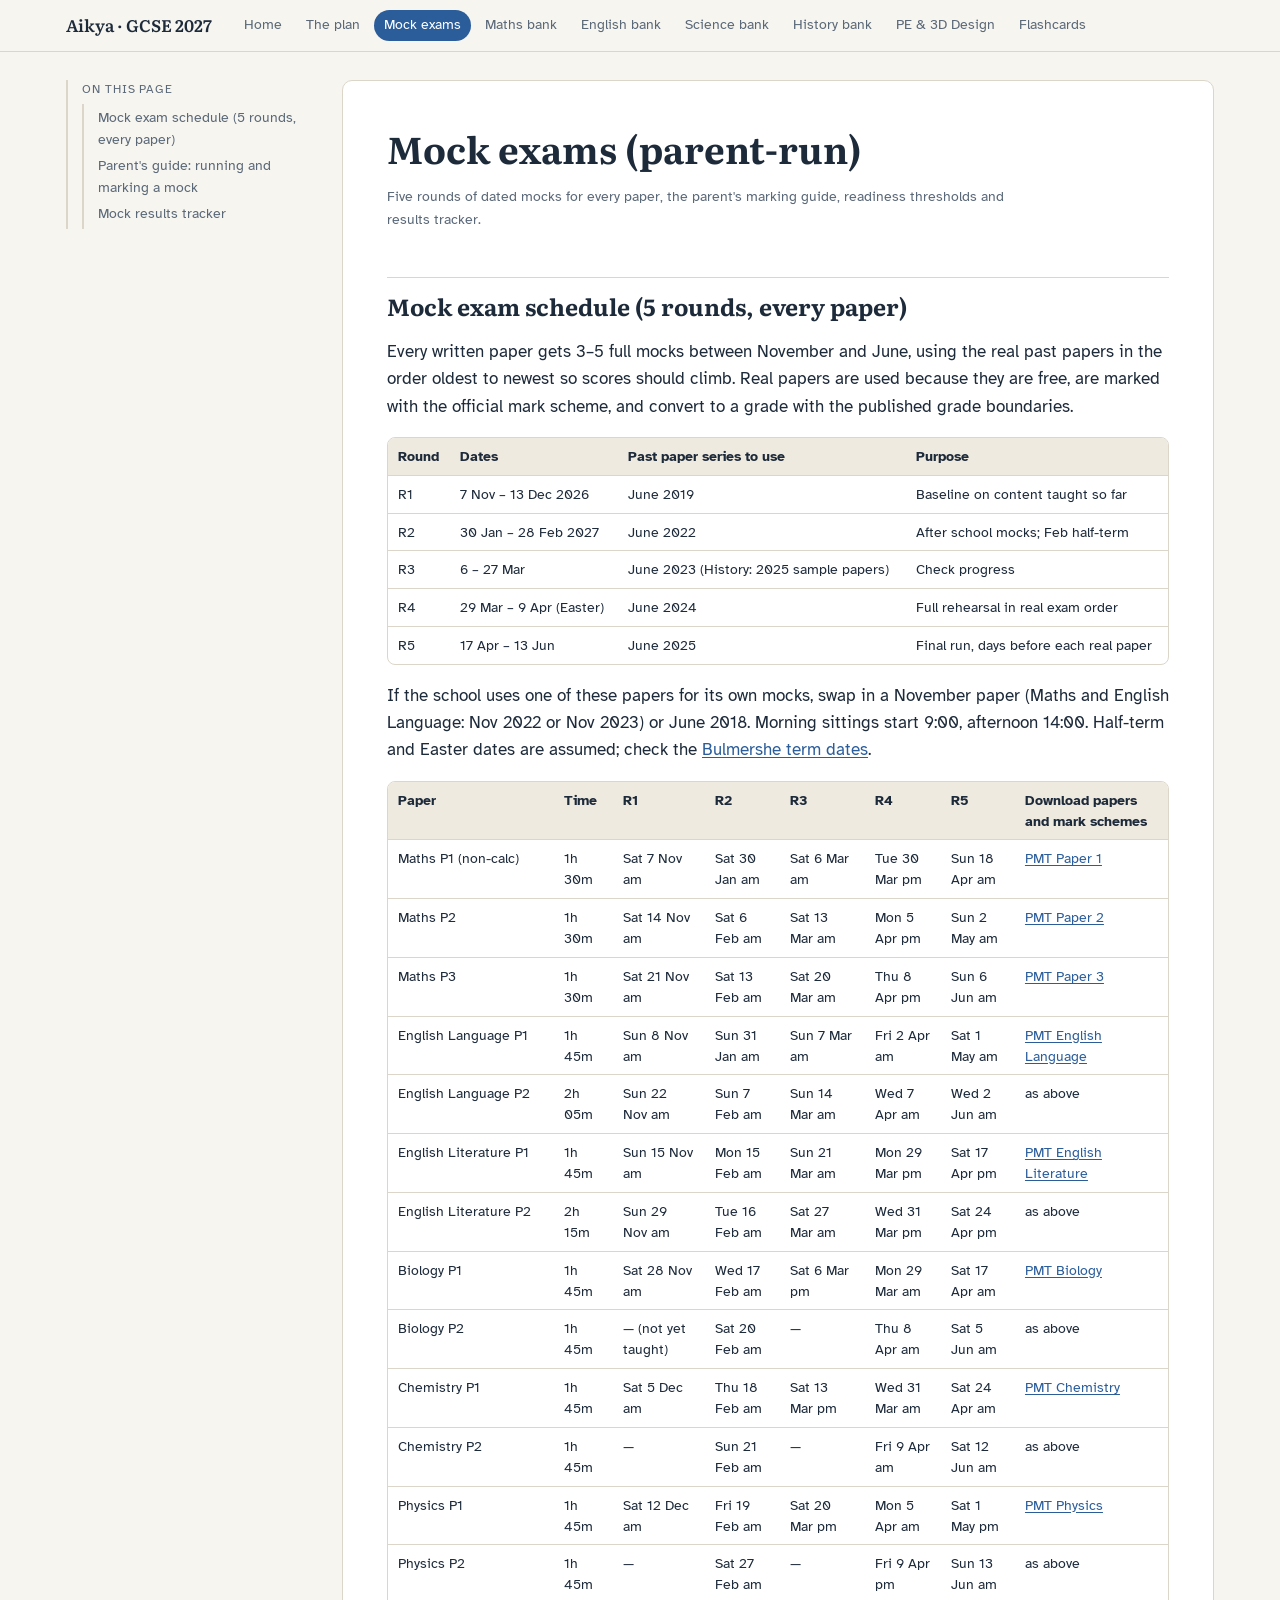
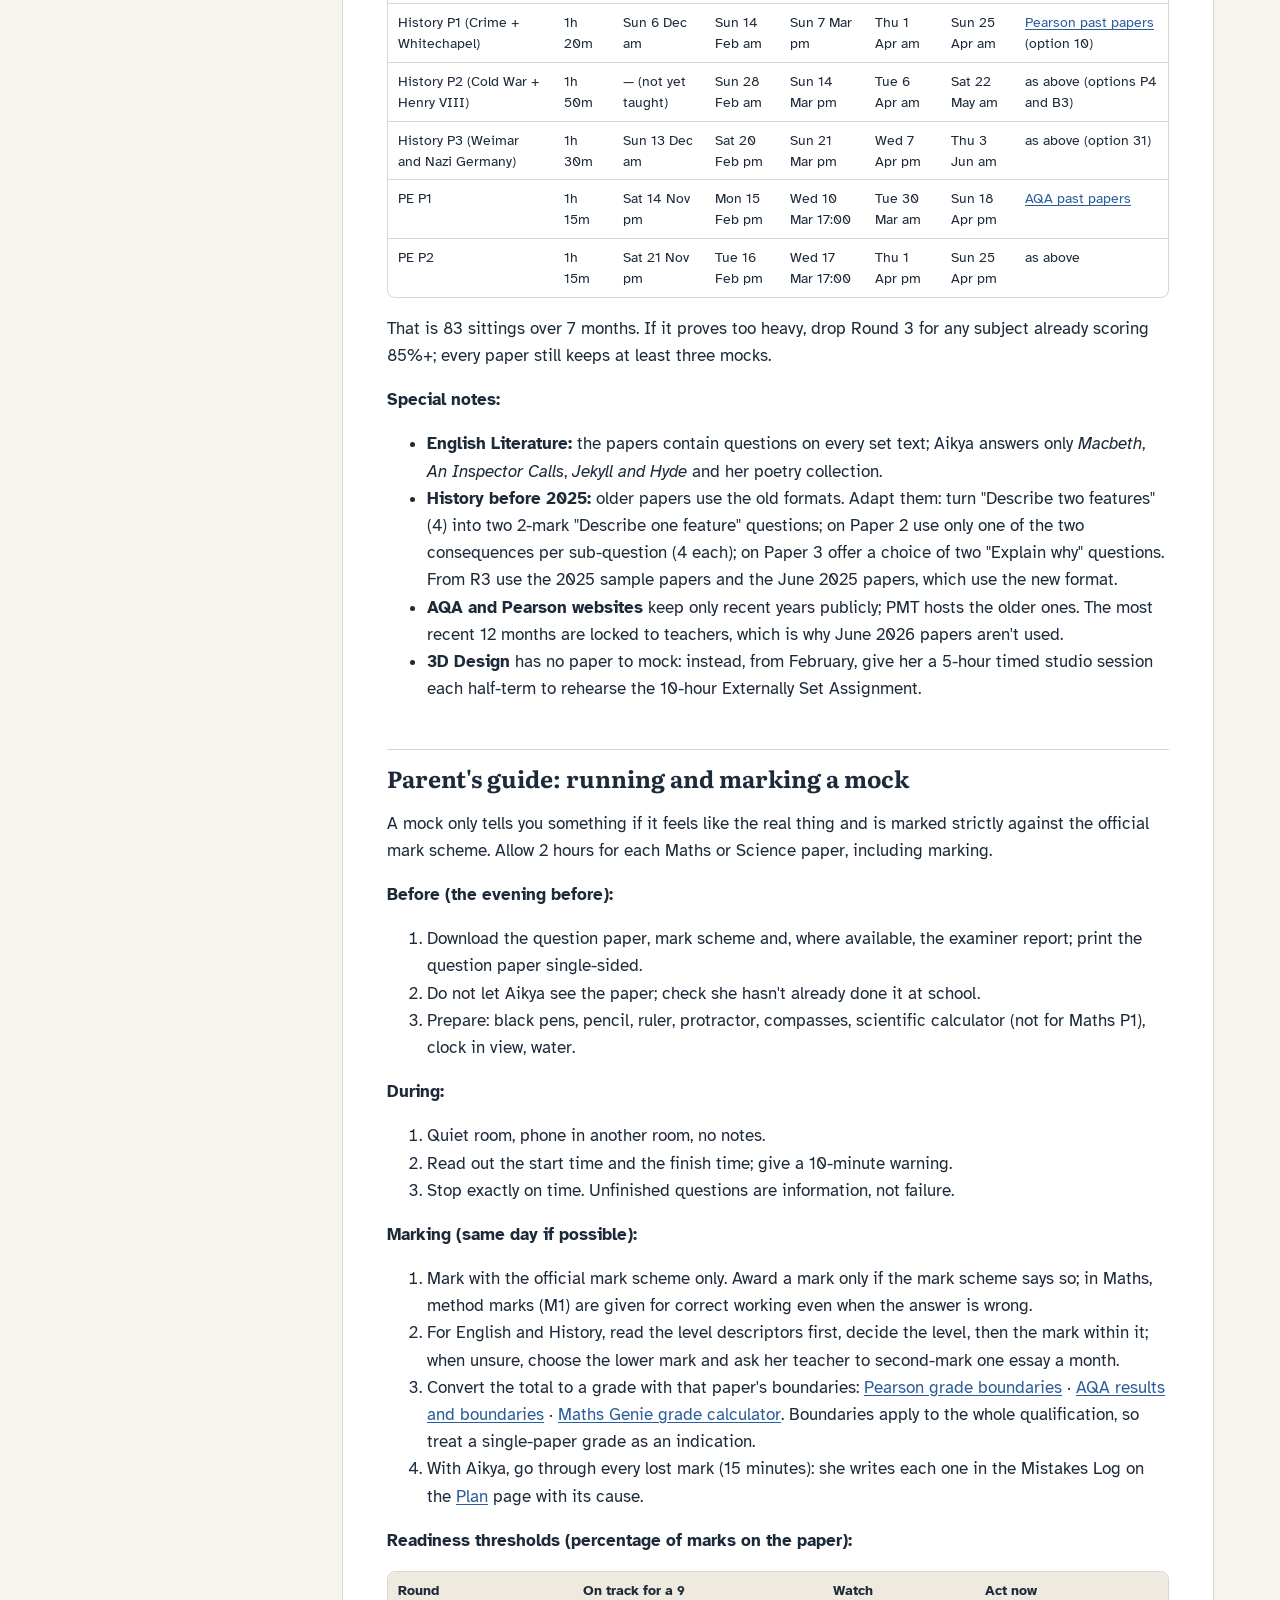
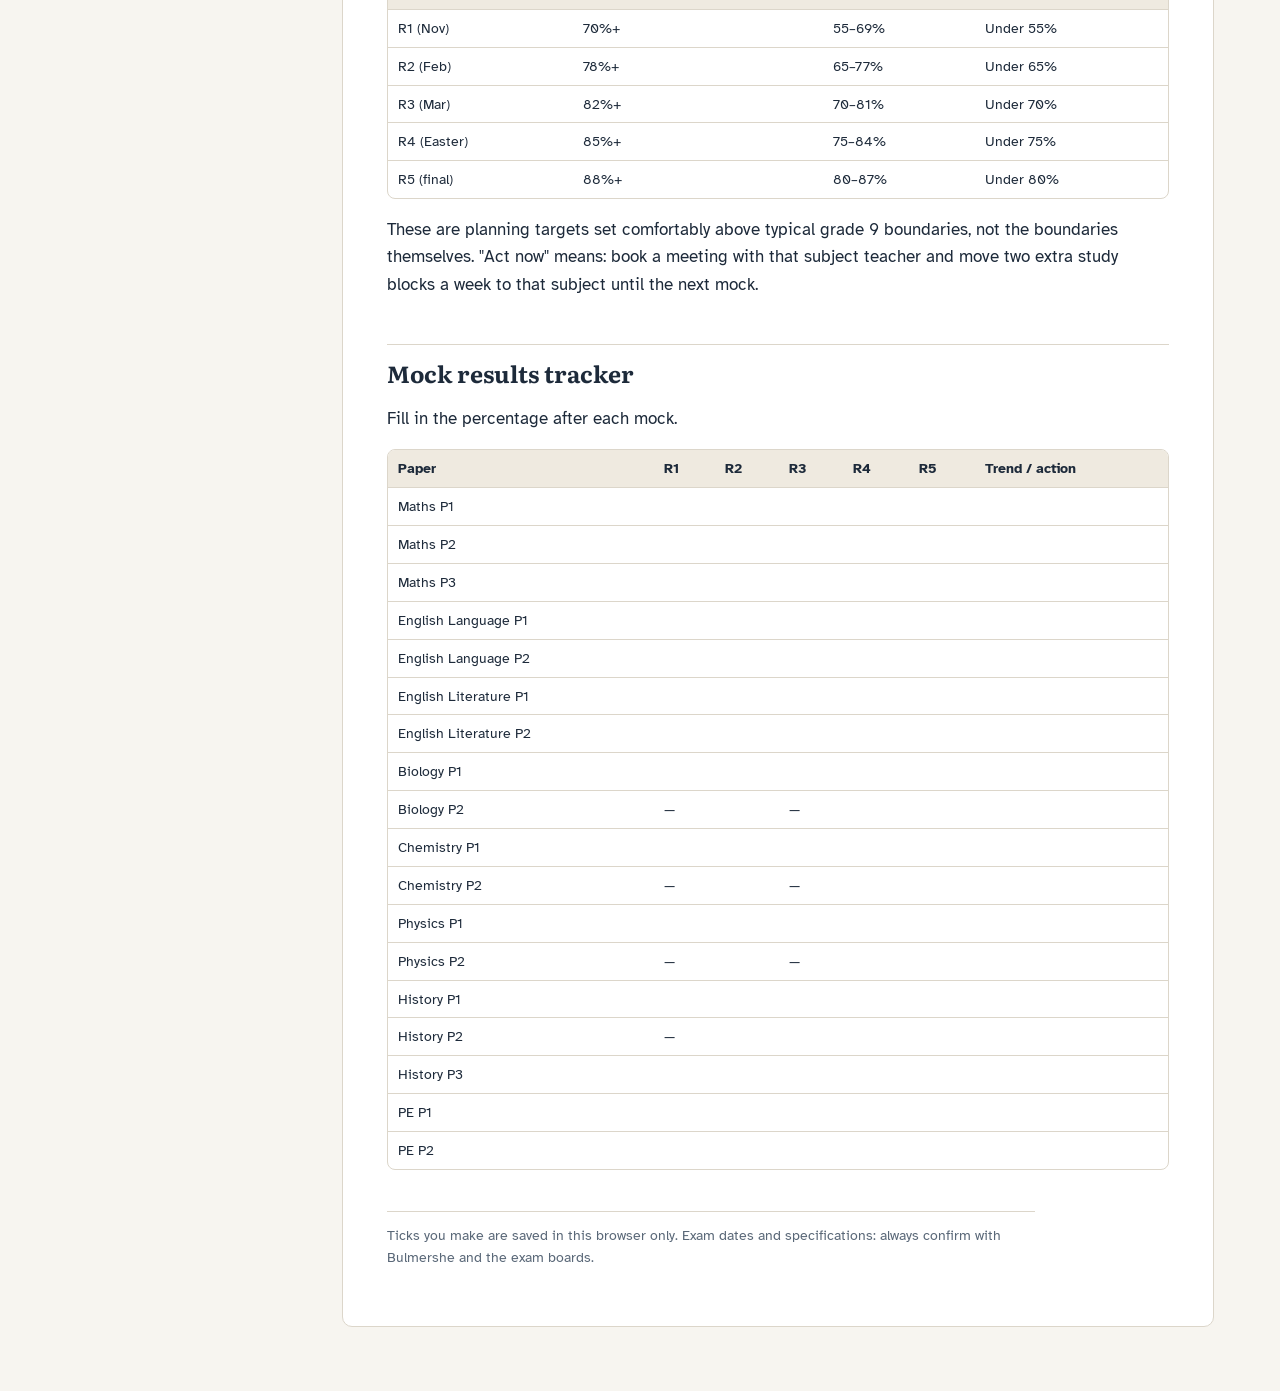
<file: mocks.html>
<!doctype html>
<html lang="en-GB">
<head>
<meta charset="utf-8">
<meta name="viewport" content="width=device-width, initial-scale=1, viewport-fit=cover">
<title>Mock exams · Aikya GCSE 2027</title>
<meta name="description" content="Five rounds of dated mocks for every paper, the parent&#x27;s marking guide, readiness thresholds and results tracker.">
<link rel="preconnect" href="https://fonts.googleapis.com"><link rel="preconnect" href="https://fonts.gstatic.com" crossorigin>
<link rel="stylesheet" href="https://fonts.googleapis.com/css2?family=Atkinson+Hyperlegible:wght@400;700&family=Literata:opsz,wght@7..72,400;7..72,600&display=swap">
<link rel="stylesheet" href="style.css">
</head>
<body data-page="mocks.html">
<header class="top"><div class="top-in"><a class="brand" href="index.html">Aikya · GCSE 2027</a><nav class="nav"><a href="index.html">Home</a><a href="plan.html">The plan</a><a href="mocks.html" aria-current="page">Mock exams</a><a href="maths.html">Maths bank</a><a href="english.html">English bank</a><a href="science.html">Science bank</a><a href="history.html">History bank</a><a href="pe-3d.html">PE &amp; 3D Design</a><a href="flashcards.html">Flashcards</a></nav></div></header>
<div class="layout"><aside class="toc"><div class="lbl">On this page</div><div class="toc">
<ul>
<li><a href="#mock-exam-schedule-5-rounds-every-paper">Mock exam schedule (5 rounds, every paper)</a></li>
<li><a href="#parents-guide-running-and-marking-a-mock">Parent's guide: running and marking a mock</a></li>
<li><a href="#mock-results-tracker">Mock results tracker</a></li>
</ul>
</div>
</aside><article><h1 id="mock-exams-parent-run">Mock exams (parent-run)</h1><p class="byline">Five rounds of dated mocks for every paper, the parent&#x27;s marking guide, readiness thresholds and results tracker.</p>
<h2 id="mock-exam-schedule-5-rounds-every-paper">Mock exam schedule (5 rounds, every paper)</h2>
<p>Every written paper gets 3–5 full mocks between November and June, using the real past papers in the order oldest to newest so scores should climb. Real papers are used because they are free, are marked with the official mark scheme, and convert to a grade with the published grade boundaries.</p>
<div class="tw"><table>
<thead>
<tr>
<th>Round</th>
<th>Dates</th>
<th>Past paper series to use</th>
<th>Purpose</th>
</tr>
</thead>
<tbody>
<tr>
<td>R1</td>
<td>7 Nov – 13 Dec 2026</td>
<td>June 2019</td>
<td>Baseline on content taught so far</td>
</tr>
<tr>
<td>R2</td>
<td>30 Jan – 28 Feb 2027</td>
<td>June 2022</td>
<td>After school mocks; Feb half-term</td>
</tr>
<tr>
<td>R3</td>
<td>6 – 27 Mar</td>
<td>June 2023 (History: 2025 sample papers)</td>
<td>Check progress</td>
</tr>
<tr>
<td>R4</td>
<td>29 Mar – 9 Apr (Easter)</td>
<td>June 2024</td>
<td>Full rehearsal in real exam order</td>
</tr>
<tr>
<td>R5</td>
<td>17 Apr – 13 Jun</td>
<td>June 2025</td>
<td>Final run, days before each real paper</td>
</tr>
</tbody>
</table></div>
<p>If the school uses one of these papers for its own mocks, swap in a November paper (Maths and English Language: Nov 2022 or Nov 2023) or June 2018. Morning sittings start 9:00, afternoon 14:00. Half-term and Easter dates are assumed; check the <a href="https://www.thebulmersheschool.com/192/term-dates" target="_blank" rel="noopener">Bulmershe term dates</a>.</p>
<div class="tw"><table>
<thead>
<tr>
<th>Paper</th>
<th>Time</th>
<th>R1</th>
<th>R2</th>
<th>R3</th>
<th>R4</th>
<th>R5</th>
<th>Download papers and mark schemes</th>
</tr>
</thead>
<tbody>
<tr>
<td>Maths P1 (non-calc)</td>
<td>1h 30m</td>
<td>Sat 7 Nov am</td>
<td>Sat 30 Jan am</td>
<td>Sat 6 Mar am</td>
<td>Tue 30 Mar pm</td>
<td>Sun 18 Apr am</td>
<td><a href="https://www.physicsandmathstutor.com/past-papers/gcse-maths/edexcel-paper-1/" target="_blank" rel="noopener">PMT Paper 1</a></td>
</tr>
<tr>
<td>Maths P2</td>
<td>1h 30m</td>
<td>Sat 14 Nov am</td>
<td>Sat 6 Feb am</td>
<td>Sat 13 Mar am</td>
<td>Mon 5 Apr pm</td>
<td>Sun 2 May am</td>
<td><a href="https://www.physicsandmathstutor.com/past-papers/gcse-maths/edexcel-paper-2/" target="_blank" rel="noopener">PMT Paper 2</a></td>
</tr>
<tr>
<td>Maths P3</td>
<td>1h 30m</td>
<td>Sat 21 Nov am</td>
<td>Sat 13 Feb am</td>
<td>Sat 20 Mar am</td>
<td>Thu 8 Apr pm</td>
<td>Sun 6 Jun am</td>
<td><a href="https://www.physicsandmathstutor.com/past-papers/gcse-maths/edexcel-paper-3/" target="_blank" rel="noopener">PMT Paper 3</a></td>
</tr>
<tr>
<td>English Language P1</td>
<td>1h 45m</td>
<td>Sun 8 Nov am</td>
<td>Sun 31 Jan am</td>
<td>Sun 7 Mar am</td>
<td>Fri 2 Apr am</td>
<td>Sat 1 May am</td>
<td><a href="https://www.physicsandmathstutor.com/past-papers/gcse-english-language/" target="_blank" rel="noopener">PMT English Language</a></td>
</tr>
<tr>
<td>English Language P2</td>
<td>2h 05m</td>
<td>Sun 22 Nov am</td>
<td>Sun 7 Feb am</td>
<td>Sun 14 Mar am</td>
<td>Wed 7 Apr am</td>
<td>Wed 2 Jun am</td>
<td>as above</td>
</tr>
<tr>
<td>English Literature P1</td>
<td>1h 45m</td>
<td>Sun 15 Nov am</td>
<td>Mon 15 Feb am</td>
<td>Sun 21 Mar am</td>
<td>Mon 29 Mar pm</td>
<td>Sat 17 Apr pm</td>
<td><a href="https://www.physicsandmathstutor.com/past-papers/gcse-english-literature/" target="_blank" rel="noopener">PMT English Literature</a></td>
</tr>
<tr>
<td>English Literature P2</td>
<td>2h 15m</td>
<td>Sun 29 Nov am</td>
<td>Tue 16 Feb am</td>
<td>Sat 27 Mar am</td>
<td>Wed 31 Mar pm</td>
<td>Sat 24 Apr pm</td>
<td>as above</td>
</tr>
<tr>
<td>Biology P1</td>
<td>1h 45m</td>
<td>Sat 28 Nov am</td>
<td>Wed 17 Feb am</td>
<td>Sat 6 Mar pm</td>
<td>Mon 29 Mar am</td>
<td>Sat 17 Apr am</td>
<td><a href="https://www.physicsandmathstutor.com/past-papers/gcse-biology/" target="_blank" rel="noopener">PMT Biology</a></td>
</tr>
<tr>
<td>Biology P2</td>
<td>1h 45m</td>
<td>— (not yet taught)</td>
<td>Sat 20 Feb am</td>
<td>—</td>
<td>Thu 8 Apr am</td>
<td>Sat 5 Jun am</td>
<td>as above</td>
</tr>
<tr>
<td>Chemistry P1</td>
<td>1h 45m</td>
<td>Sat 5 Dec am</td>
<td>Thu 18 Feb am</td>
<td>Sat 13 Mar pm</td>
<td>Wed 31 Mar am</td>
<td>Sat 24 Apr am</td>
<td><a href="https://www.physicsandmathstutor.com/past-papers/gcse-chemistry/" target="_blank" rel="noopener">PMT Chemistry</a></td>
</tr>
<tr>
<td>Chemistry P2</td>
<td>1h 45m</td>
<td>—</td>
<td>Sun 21 Feb am</td>
<td>—</td>
<td>Fri 9 Apr am</td>
<td>Sat 12 Jun am</td>
<td>as above</td>
</tr>
<tr>
<td>Physics P1</td>
<td>1h 45m</td>
<td>Sat 12 Dec am</td>
<td>Fri 19 Feb am</td>
<td>Sat 20 Mar pm</td>
<td>Mon 5 Apr am</td>
<td>Sat 1 May pm</td>
<td><a href="https://www.physicsandmathstutor.com/past-papers/gcse-physics/" target="_blank" rel="noopener">PMT Physics</a></td>
</tr>
<tr>
<td>Physics P2</td>
<td>1h 45m</td>
<td>—</td>
<td>Sat 27 Feb am</td>
<td>—</td>
<td>Fri 9 Apr pm</td>
<td>Sun 13 Jun am</td>
<td>as above</td>
</tr>
<tr>
<td>History P1 (Crime + Whitechapel)</td>
<td>1h 20m</td>
<td>Sun 6 Dec am</td>
<td>Sun 14 Feb am</td>
<td>Sun 7 Mar pm</td>
<td>Thu 1 Apr am</td>
<td>Sun 25 Apr am</td>
<td><a href="https://qualifications.pearson.com/en/support/support-topics/exams/past-papers.html" target="_blank" rel="noopener">Pearson past papers</a> (option 10)</td>
</tr>
<tr>
<td>History P2 (Cold War + Henry VIII)</td>
<td>1h 50m</td>
<td>— (not yet taught)</td>
<td>Sun 28 Feb am</td>
<td>Sun 14 Mar pm</td>
<td>Tue 6 Apr am</td>
<td>Sat 22 May am</td>
<td>as above (options P4 and B3)</td>
</tr>
<tr>
<td>History P3 (Weimar and Nazi Germany)</td>
<td>1h 30m</td>
<td>Sun 13 Dec am</td>
<td>Sat 20 Feb pm</td>
<td>Sun 21 Mar pm</td>
<td>Wed 7 Apr pm</td>
<td>Thu 3 Jun am</td>
<td>as above (option 31)</td>
</tr>
<tr>
<td>PE P1</td>
<td>1h 15m</td>
<td>Sat 14 Nov pm</td>
<td>Mon 15 Feb pm</td>
<td>Wed 10 Mar 17:00</td>
<td>Tue 30 Mar am</td>
<td>Sun 18 Apr pm</td>
<td><a href="https://www.aqa.org.uk/find-past-papers-and-mark-schemes" target="_blank" rel="noopener">AQA past papers</a></td>
</tr>
<tr>
<td>PE P2</td>
<td>1h 15m</td>
<td>Sat 21 Nov pm</td>
<td>Tue 16 Feb pm</td>
<td>Wed 17 Mar 17:00</td>
<td>Thu 1 Apr pm</td>
<td>Sun 25 Apr pm</td>
<td>as above</td>
</tr>
</tbody>
</table></div>
<p>That is 83 sittings over 7 months. If it proves too heavy, drop Round 3 for any subject already scoring 85%+; every paper still keeps at least three mocks.</p>
<p><strong>Special notes:</strong></p>
<ul>
<li><strong>English Literature:</strong> the papers contain questions on every set text; Aikya answers only <em>Macbeth</em>, <em>An Inspector Calls</em>, <em>Jekyll and Hyde</em> and her poetry collection.</li>
<li><strong>History before 2025:</strong> older papers use the old formats. Adapt them: turn "Describe two features" (4) into two 2-mark "Describe one feature" questions; on Paper 2 use only one of the two consequences per sub-question (4 each); on Paper 3 offer a choice of two "Explain why" questions. From R3 use the 2025 sample papers and the June 2025 papers, which use the new format.</li>
<li><strong>AQA and Pearson websites</strong> keep only recent years publicly; PMT hosts the older ones. The most recent 12 months are locked to teachers, which is why June 2026 papers aren't used.</li>
<li><strong>3D Design</strong> has no paper to mock: instead, from February, give her a 5-hour timed studio session each half-term to rehearse the 10-hour Externally Set Assignment.</li>
</ul>
<h2 id="parents-guide-running-and-marking-a-mock">Parent's guide: running and marking a mock</h2>
<p>A mock only tells you something if it feels like the real thing and is marked strictly against the official mark scheme. Allow 2 hours for each Maths or Science paper, including marking.</p>
<p><strong>Before (the evening before):</strong></p>
<ol>
<li>Download the question paper, mark scheme and, where available, the examiner report; print the question paper single-sided.</li>
<li>Do not let Aikya see the paper; check she hasn't already done it at school.</li>
<li>Prepare: black pens, pencil, ruler, protractor, compasses, scientific calculator (not for Maths P1), clock in view, water.</li>
</ol>
<p><strong>During:</strong></p>
<ol>
<li>Quiet room, phone in another room, no notes.</li>
<li>Read out the start time and the finish time; give a 10-minute warning.</li>
<li>Stop exactly on time. Unfinished questions are information, not failure.</li>
</ol>
<p><strong>Marking (same day if possible):</strong></p>
<ol>
<li>Mark with the official mark scheme only. Award a mark only if the mark scheme says so; in Maths, method marks (M1) are given for correct working even when the answer is wrong.</li>
<li>For English and History, read the level descriptors first, decide the level, then the mark within it; when unsure, choose the lower mark and ask her teacher to second-mark one essay a month.</li>
<li>Convert the total to a grade with that paper's boundaries: <a href="https://qualifications.pearson.com/en/support/support-topics/results-certification/grade-boundaries.html" target="_blank" rel="noopener">Pearson grade boundaries</a> · <a href="https://www.aqa.org.uk/results" target="_blank" rel="noopener">AQA results and boundaries</a> · <a href="https://mathsgenie.co.uk/gcse/maths/edexcel/predicted-grade-calculator" target="_blank" rel="noopener">Maths Genie grade calculator</a>. Boundaries apply to the whole qualification, so treat a single-paper grade as an indication.</li>
<li>With Aikya, go through every lost mark (15 minutes): she writes each one in the Mistakes Log on the <a href="plan.html">Plan</a> page with its cause.</li>
</ol>
<p><strong>Readiness thresholds (percentage of marks on the paper):</strong></p>
<div class="tw"><table>
<thead>
<tr>
<th>Round</th>
<th>On track for a 9</th>
<th>Watch</th>
<th>Act now</th>
</tr>
</thead>
<tbody>
<tr>
<td>R1 (Nov)</td>
<td>70%+</td>
<td>55–69%</td>
<td>Under 55%</td>
</tr>
<tr>
<td>R2 (Feb)</td>
<td>78%+</td>
<td>65–77%</td>
<td>Under 65%</td>
</tr>
<tr>
<td>R3 (Mar)</td>
<td>82%+</td>
<td>70–81%</td>
<td>Under 70%</td>
</tr>
<tr>
<td>R4 (Easter)</td>
<td>85%+</td>
<td>75–84%</td>
<td>Under 75%</td>
</tr>
<tr>
<td>R5 (final)</td>
<td>88%+</td>
<td>80–87%</td>
<td>Under 80%</td>
</tr>
</tbody>
</table></div>
<p>These are planning targets set comfortably above typical grade 9 boundaries, not the boundaries themselves. "Act now" means: book a meeting with that subject teacher and move two extra study blocks a week to that subject until the next mock.</p>
<h2 id="mock-results-tracker">Mock results tracker</h2>
<p>Fill in the percentage after each mock.</p>
<div class="tw"><table>
<thead>
<tr>
<th>Paper</th>
<th>R1</th>
<th>R2</th>
<th>R3</th>
<th>R4</th>
<th>R5</th>
<th>Trend / action</th>
</tr>
</thead>
<tbody>
<tr>
<td>Maths P1</td>
<td></td>
<td></td>
<td></td>
<td></td>
<td></td>
<td></td>
</tr>
<tr>
<td>Maths P2</td>
<td></td>
<td></td>
<td></td>
<td></td>
<td></td>
<td></td>
</tr>
<tr>
<td>Maths P3</td>
<td></td>
<td></td>
<td></td>
<td></td>
<td></td>
<td></td>
</tr>
<tr>
<td>English Language P1</td>
<td></td>
<td></td>
<td></td>
<td></td>
<td></td>
<td></td>
</tr>
<tr>
<td>English Language P2</td>
<td></td>
<td></td>
<td></td>
<td></td>
<td></td>
<td></td>
</tr>
<tr>
<td>English Literature P1</td>
<td></td>
<td></td>
<td></td>
<td></td>
<td></td>
<td></td>
</tr>
<tr>
<td>English Literature P2</td>
<td></td>
<td></td>
<td></td>
<td></td>
<td></td>
<td></td>
</tr>
<tr>
<td>Biology P1</td>
<td></td>
<td></td>
<td></td>
<td></td>
<td></td>
<td></td>
</tr>
<tr>
<td>Biology P2</td>
<td>—</td>
<td></td>
<td>—</td>
<td></td>
<td></td>
<td></td>
</tr>
<tr>
<td>Chemistry P1</td>
<td></td>
<td></td>
<td></td>
<td></td>
<td></td>
<td></td>
</tr>
<tr>
<td>Chemistry P2</td>
<td>—</td>
<td></td>
<td>—</td>
<td></td>
<td></td>
<td></td>
</tr>
<tr>
<td>Physics P1</td>
<td></td>
<td></td>
<td></td>
<td></td>
<td></td>
<td></td>
</tr>
<tr>
<td>Physics P2</td>
<td>—</td>
<td></td>
<td>—</td>
<td></td>
<td></td>
<td></td>
</tr>
<tr>
<td>History P1</td>
<td></td>
<td></td>
<td></td>
<td></td>
<td></td>
<td></td>
</tr>
<tr>
<td>History P2</td>
<td>—</td>
<td></td>
<td></td>
<td></td>
<td></td>
<td></td>
</tr>
<tr>
<td>History P3</td>
<td></td>
<td></td>
<td></td>
<td></td>
<td></td>
<td></td>
</tr>
<tr>
<td>PE P1</td>
<td></td>
<td></td>
<td></td>
<td></td>
<td></td>
<td></td>
</tr>
<tr>
<td>PE P2</td>
<td></td>
<td></td>
<td></td>
<td></td>
<td></td>
<td></td>
</tr>
</tbody>
</table></div><p class="foot">Ticks you make are saved in this browser only. Exam dates and specifications: always confirm with Bulmershe and the exam boards.</p></article></div><script>
(function(){
  var page=document.body.dataset.page;
  var boxes=document.querySelectorAll('ul.tasks input[type=checkbox]');
  var key='gcse-plan-checks:'+page, state={};
  try{state=JSON.parse(localStorage.getItem(key)||'{}')}catch(e){}
  boxes.forEach(function(b,i){
    if(state[i]){b.checked=true;b.parentNode.classList.add('done')}
    b.addEventListener('change',function(){state[i]=b.checked;b.parentNode.classList.toggle('done',b.checked);try{localStorage.setItem(key,JSON.stringify(state))}catch(e){}});
  });
  var r=document.getElementById('resetChecks');
  if(r)r.addEventListener('click',function(){state={};try{localStorage.removeItem(key)}catch(e){}boxes.forEach(function(b){b.checked=false;b.parentNode.classList.remove('done')})});
})();
</script>
</body>
</html>
</file>
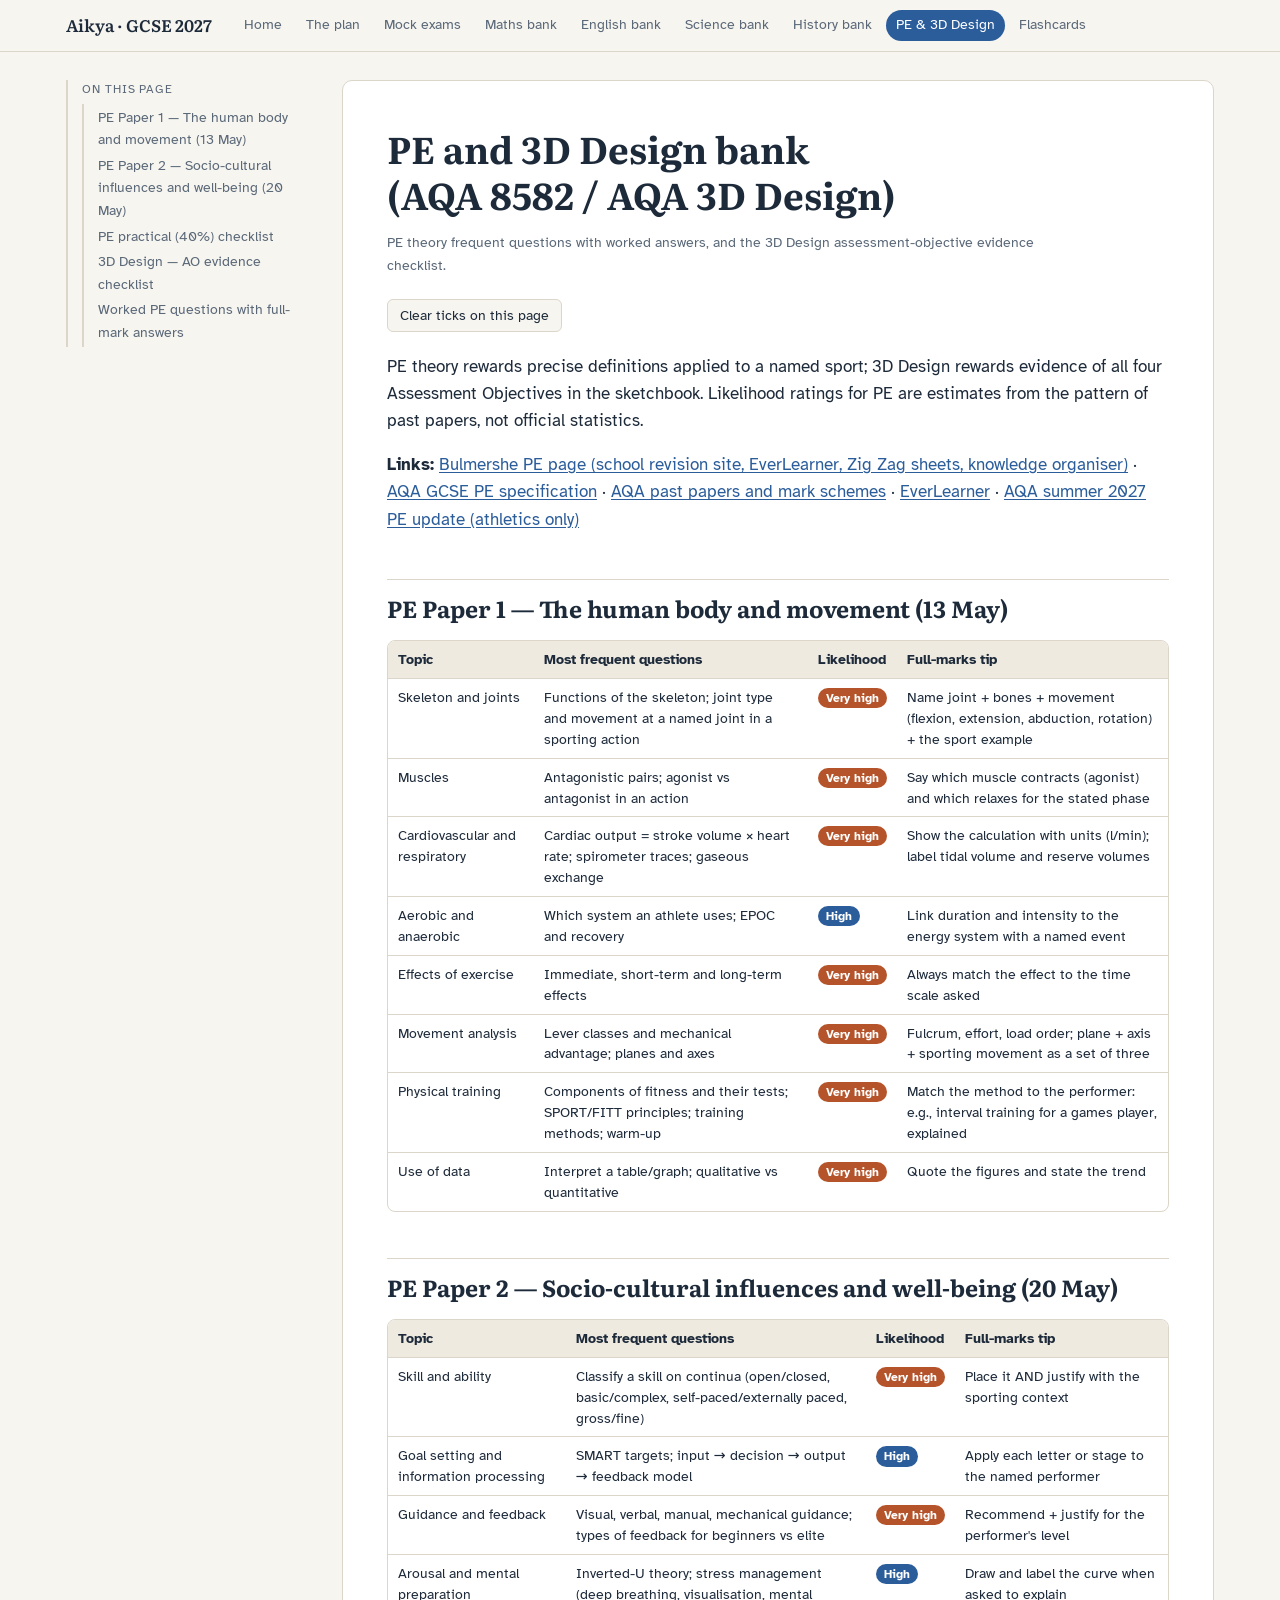
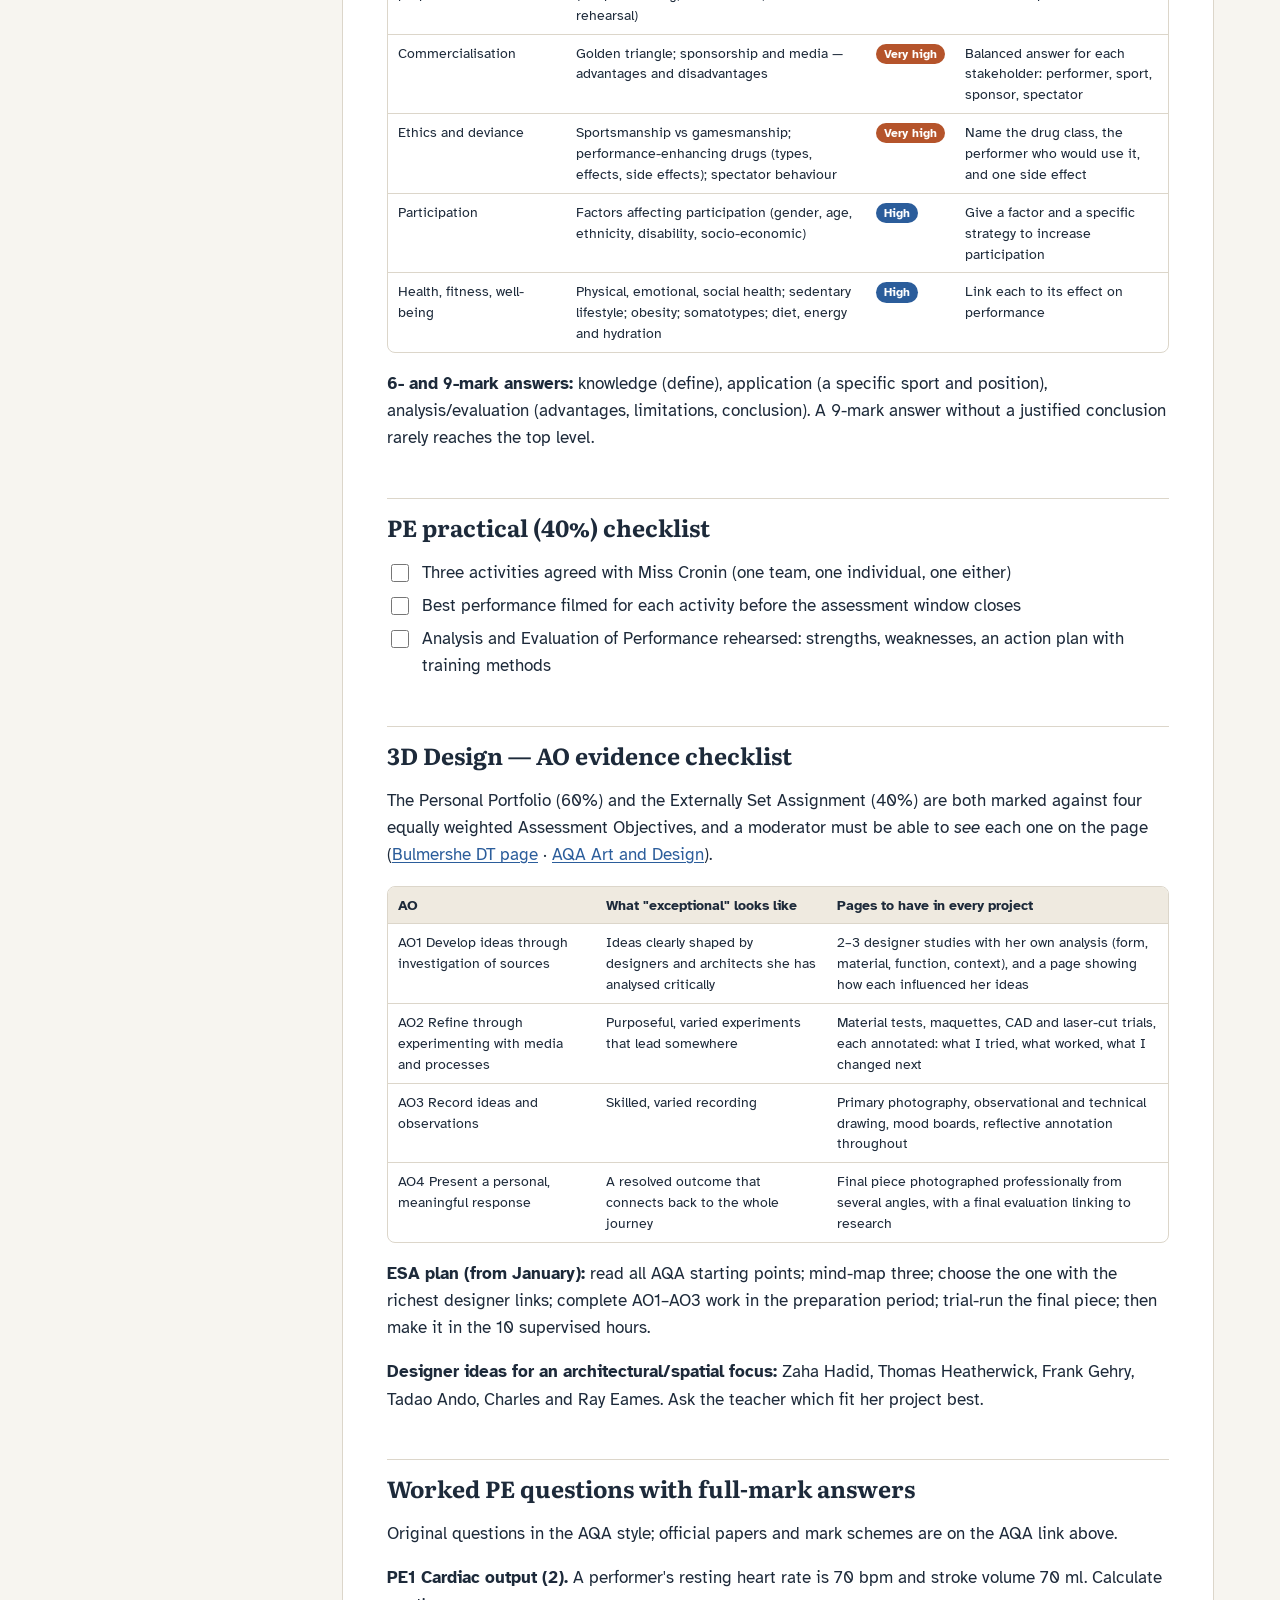
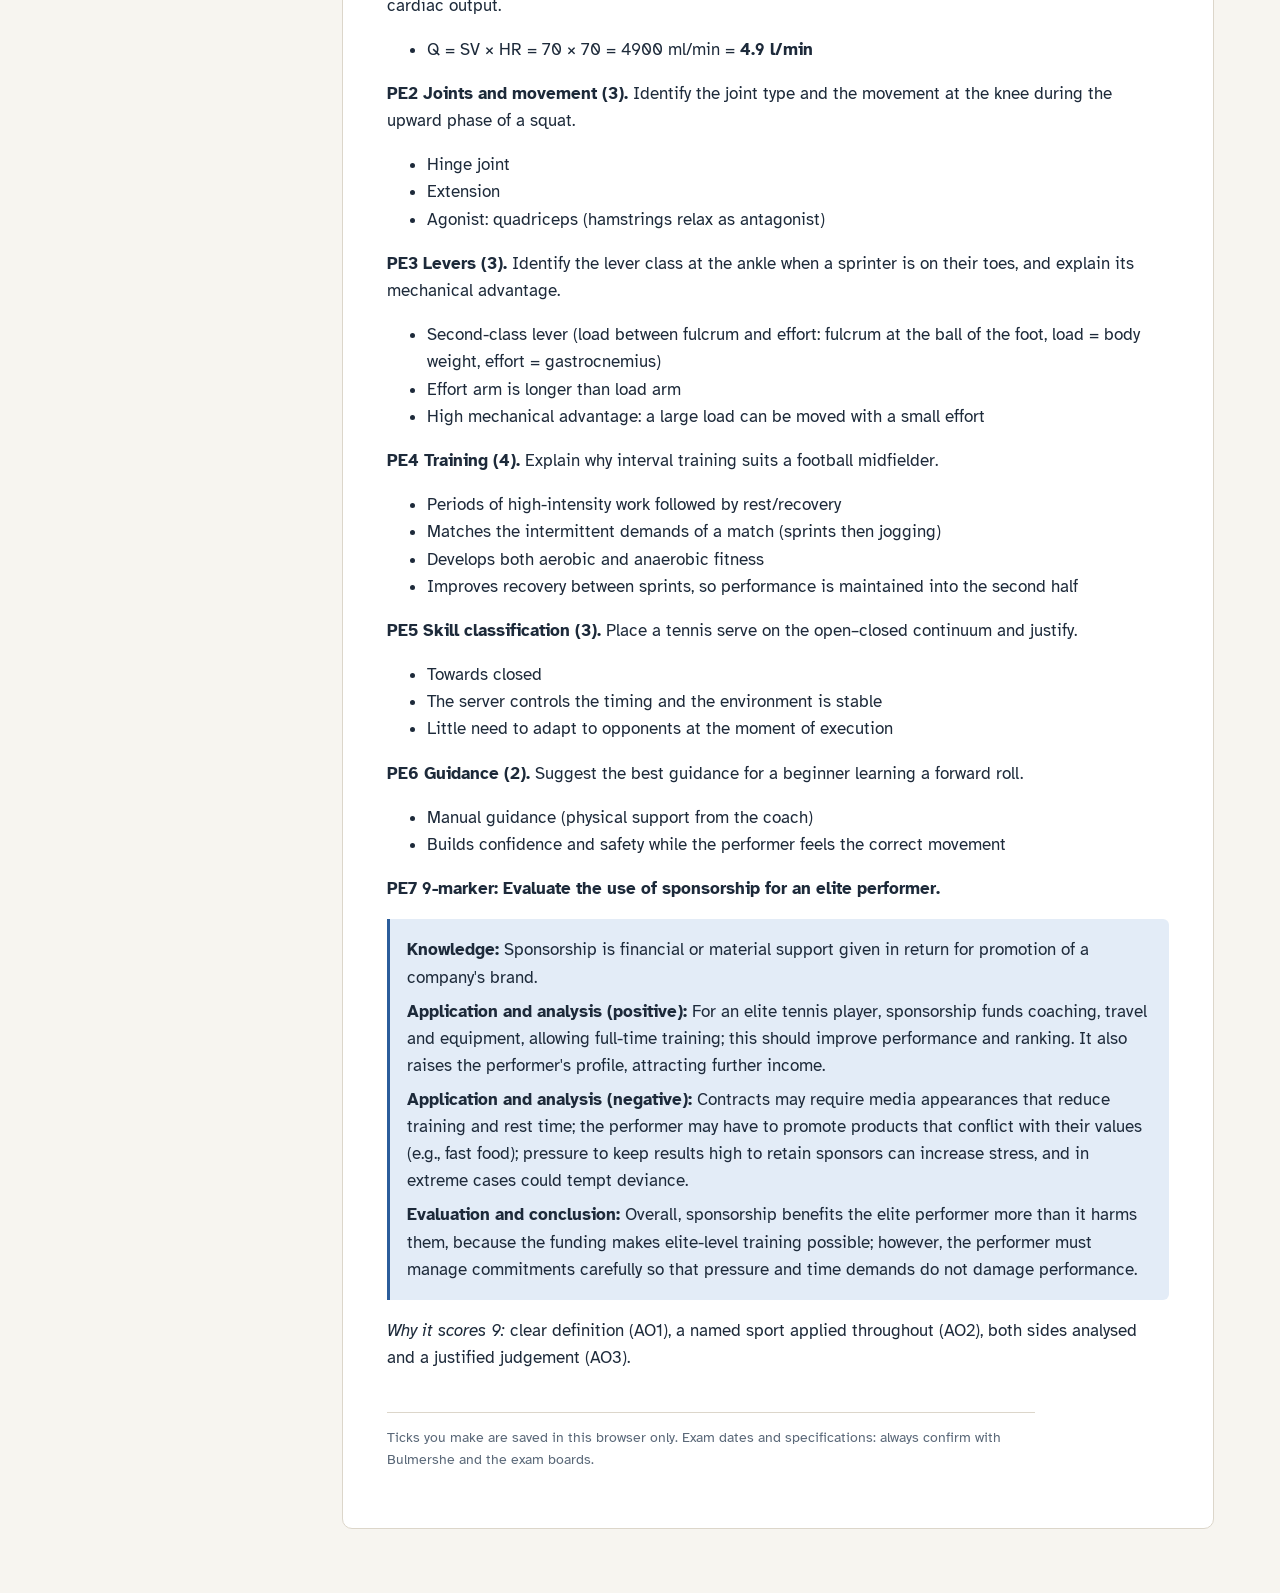
<file: pe-3d.html>
<!doctype html>
<html lang="en-GB">
<head>
<meta charset="utf-8">
<meta name="viewport" content="width=device-width, initial-scale=1, viewport-fit=cover">
<title>PE & 3D Design · Aikya GCSE 2027</title>
<meta name="description" content="PE theory frequent questions with worked answers, and the 3D Design assessment-objective evidence checklist.">
<link rel="preconnect" href="https://fonts.googleapis.com"><link rel="preconnect" href="https://fonts.gstatic.com" crossorigin>
<link rel="stylesheet" href="https://fonts.googleapis.com/css2?family=Atkinson+Hyperlegible:wght@400;700&family=Literata:opsz,wght@7..72,400;7..72,600&display=swap">
<link rel="stylesheet" href="style.css">
</head>
<body data-page="pe-3d.html">
<header class="top"><div class="top-in"><a class="brand" href="index.html">Aikya · GCSE 2027</a><nav class="nav"><a href="index.html">Home</a><a href="plan.html">The plan</a><a href="mocks.html">Mock exams</a><a href="maths.html">Maths bank</a><a href="english.html">English bank</a><a href="science.html">Science bank</a><a href="history.html">History bank</a><a href="pe-3d.html" aria-current="page">PE &amp; 3D Design</a><a href="flashcards.html">Flashcards</a></nav></div></header>
<div class="layout"><aside class="toc"><div class="lbl">On this page</div><div class="toc">
<ul>
<li><a href="#pe-paper-1-the-human-body-and-movement-13-may">PE Paper 1 — The human body and movement (13 May)</a></li>
<li><a href="#pe-paper-2-socio-cultural-influences-and-well-being-20-may">PE Paper 2 — Socio-cultural influences and well-being (20 May)</a></li>
<li><a href="#pe-practical-40-checklist">PE practical (40%) checklist</a></li>
<li><a href="#3d-design-ao-evidence-checklist">3D Design — AO evidence checklist</a></li>
<li><a href="#worked-pe-questions-with-full-mark-answers">Worked PE questions with full-mark answers</a></li>
</ul>
</div>
</aside><article><h1 id="pe-and-3d-design-bank-aqa-8582-aqa-3d-design">PE and 3D Design bank (AQA 8582 / AQA 3D Design)</h1><p class="byline">PE theory frequent questions with worked answers, and the 3D Design assessment-objective evidence checklist.</p><div class="toolbar"><button id="resetChecks" type="button">Clear ticks on this page</button></div>
<p>PE theory rewards precise definitions applied to a named sport; 3D Design rewards evidence of all four Assessment Objectives in the sketchbook. Likelihood ratings for PE are estimates from the pattern of past papers, not official statistics.</p>
<p><strong>Links:</strong> <a href="https://www.thebulmersheschool.com/63/subject-information/subject/31/physical-education" target="_blank" rel="noopener">Bulmershe PE page (school revision site, EverLearner, Zig Zag sheets, knowledge organiser)</a> · <a href="https://www.aqa.org.uk/subjects/physical-education/gcse/physical-education-8582/specification/specification-at-a-glance" target="_blank" rel="noopener">AQA GCSE PE specification</a> · <a href="https://www.aqa.org.uk/find-past-papers-and-mark-schemes" target="_blank" rel="noopener">AQA past papers and mark schemes</a> · <a href="https://theeverlearner.com" target="_blank" rel="noopener">EverLearner</a> · <a href="https://www.aqa.org.uk/news/gcse-pe-specification-updates-for-summer-2027" target="_blank" rel="noopener">AQA summer 2027 PE update (athletics only)</a></p>
<h2 id="pe-paper-1-the-human-body-and-movement-13-may">PE Paper 1 — The human body and movement (13 May)</h2>
<div class="tw"><table>
<thead>
<tr>
<th>Topic</th>
<th>Most frequent questions</th>
<th>Likelihood</th>
<th>Full-marks tip</th>
</tr>
</thead>
<tbody>
<tr>
<td>Skeleton and joints</td>
<td>Functions of the skeleton; joint type and movement at a named joint in a sporting action</td>
<td><span class="lik lik-vh">Very high</span></td>
<td>Name joint + bones + movement (flexion, extension, abduction, rotation) + the sport example</td>
</tr>
<tr>
<td>Muscles</td>
<td>Antagonistic pairs; agonist vs antagonist in an action</td>
<td><span class="lik lik-vh">Very high</span></td>
<td>Say which muscle contracts (agonist) and which relaxes for the stated phase</td>
</tr>
<tr>
<td>Cardiovascular and respiratory</td>
<td>Cardiac output = stroke volume × heart rate; spirometer traces; gaseous exchange</td>
<td><span class="lik lik-vh">Very high</span></td>
<td>Show the calculation with units (l/min); label tidal volume and reserve volumes</td>
</tr>
<tr>
<td>Aerobic and anaerobic</td>
<td>Which system an athlete uses; EPOC and recovery</td>
<td><span class="lik lik-h">High</span></td>
<td>Link duration and intensity to the energy system with a named event</td>
</tr>
<tr>
<td>Effects of exercise</td>
<td>Immediate, short-term and long-term effects</td>
<td><span class="lik lik-vh">Very high</span></td>
<td>Always match the effect to the time scale asked</td>
</tr>
<tr>
<td>Movement analysis</td>
<td>Lever classes and mechanical advantage; planes and axes</td>
<td><span class="lik lik-vh">Very high</span></td>
<td>Fulcrum, effort, load order; plane + axis + sporting movement as a set of three</td>
</tr>
<tr>
<td>Physical training</td>
<td>Components of fitness and their tests; SPORT/FITT principles; training methods; warm-up</td>
<td><span class="lik lik-vh">Very high</span></td>
<td>Match the method to the performer: e.g., interval training for a games player, explained</td>
</tr>
<tr>
<td>Use of data</td>
<td>Interpret a table/graph; qualitative vs quantitative</td>
<td><span class="lik lik-vh">Very high</span></td>
<td>Quote the figures and state the trend</td>
</tr>
</tbody>
</table></div>
<h2 id="pe-paper-2-socio-cultural-influences-and-well-being-20-may">PE Paper 2 — Socio-cultural influences and well-being (20 May)</h2>
<div class="tw"><table>
<thead>
<tr>
<th>Topic</th>
<th>Most frequent questions</th>
<th>Likelihood</th>
<th>Full-marks tip</th>
</tr>
</thead>
<tbody>
<tr>
<td>Skill and ability</td>
<td>Classify a skill on continua (open/closed, basic/complex, self-paced/externally paced, gross/fine)</td>
<td><span class="lik lik-vh">Very high</span></td>
<td>Place it AND justify with the sporting context</td>
</tr>
<tr>
<td>Goal setting and information processing</td>
<td>SMART targets; input → decision → output → feedback model</td>
<td><span class="lik lik-h">High</span></td>
<td>Apply each letter or stage to the named performer</td>
</tr>
<tr>
<td>Guidance and feedback</td>
<td>Visual, verbal, manual, mechanical guidance; types of feedback for beginners vs elite</td>
<td><span class="lik lik-vh">Very high</span></td>
<td>Recommend + justify for the performer's level</td>
</tr>
<tr>
<td>Arousal and mental preparation</td>
<td>Inverted-U theory; stress management (deep breathing, visualisation, mental rehearsal)</td>
<td><span class="lik lik-h">High</span></td>
<td>Draw and label the curve when asked to explain</td>
</tr>
<tr>
<td>Commercialisation</td>
<td>Golden triangle; sponsorship and media — advantages and disadvantages</td>
<td><span class="lik lik-vh">Very high</span></td>
<td>Balanced answer for each stakeholder: performer, sport, sponsor, spectator</td>
</tr>
<tr>
<td>Ethics and deviance</td>
<td>Sportsmanship vs gamesmanship; performance-enhancing drugs (types, effects, side effects); spectator behaviour</td>
<td><span class="lik lik-vh">Very high</span></td>
<td>Name the drug class, the performer who would use it, and one side effect</td>
</tr>
<tr>
<td>Participation</td>
<td>Factors affecting participation (gender, age, ethnicity, disability, socio-economic)</td>
<td><span class="lik lik-h">High</span></td>
<td>Give a factor and a specific strategy to increase participation</td>
</tr>
<tr>
<td>Health, fitness, well-being</td>
<td>Physical, emotional, social health; sedentary lifestyle; obesity; somatotypes; diet, energy and hydration</td>
<td><span class="lik lik-h">High</span></td>
<td>Link each to its effect on performance</td>
</tr>
</tbody>
</table></div>
<p><strong>6- and 9-mark answers:</strong> knowledge (define), application (a specific sport and position), analysis/evaluation (advantages, limitations, conclusion). A 9-mark answer without a justified conclusion rarely reaches the top level.</p>
<h2 id="pe-practical-40-checklist">PE practical (40%) checklist</h2>
<ul class="tasks"><li><input type="checkbox" aria-label="done"><span>Three activities agreed with Miss Cronin (one team, one individual, one either)</span></li><li><input type="checkbox" aria-label="done"><span>Best performance filmed for each activity before the assessment window closes</span></li><li><input type="checkbox" aria-label="done"><span>Analysis and Evaluation of Performance rehearsed: strengths, weaknesses, an action plan with training methods</span></li></ul>
<h2 id="3d-design-ao-evidence-checklist">3D Design — AO evidence checklist</h2>
<p>The Personal Portfolio (60%) and the Externally Set Assignment (40%) are both marked against four equally weighted Assessment Objectives, and a moderator must be able to <em>see</em> each one on the page (<a href="https://www.thebulmersheschool.com/63/subject-information/subject/20/design-technology" target="_blank" rel="noopener">Bulmershe DT page</a> · <a href="https://www.aqa.org.uk/subjects/art-and-design" target="_blank" rel="noopener">AQA Art and Design</a>).</p>
<div class="tw"><table>
<thead>
<tr>
<th>AO</th>
<th>What "exceptional" looks like</th>
<th>Pages to have in every project</th>
</tr>
</thead>
<tbody>
<tr>
<td>AO1 Develop ideas through investigation of sources</td>
<td>Ideas clearly shaped by designers and architects she has analysed critically</td>
<td>2–3 designer studies with her own analysis (form, material, function, context), and a page showing how each influenced her ideas</td>
</tr>
<tr>
<td>AO2 Refine through experimenting with media and processes</td>
<td>Purposeful, varied experiments that lead somewhere</td>
<td>Material tests, maquettes, CAD and laser-cut trials, each annotated: what I tried, what worked, what I changed next</td>
</tr>
<tr>
<td>AO3 Record ideas and observations</td>
<td>Skilled, varied recording</td>
<td>Primary photography, observational and technical drawing, mood boards, reflective annotation throughout</td>
</tr>
<tr>
<td>AO4 Present a personal, meaningful response</td>
<td>A resolved outcome that connects back to the whole journey</td>
<td>Final piece photographed professionally from several angles, with a final evaluation linking to research</td>
</tr>
</tbody>
</table></div>
<p><strong>ESA plan (from January):</strong> read all AQA starting points; mind-map three; choose the one with the richest designer links; complete AO1–AO3 work in the preparation period; trial-run the final piece; then make it in the 10 supervised hours.</p>
<p><strong>Designer ideas for an architectural/spatial focus:</strong> Zaha Hadid, Thomas Heatherwick, Frank Gehry, Tadao Ando, Charles and Ray Eames. Ask the teacher which fit her project best.</p>
<h2 id="worked-pe-questions-with-full-mark-answers">Worked PE questions with full-mark answers</h2>
<p>Original questions in the AQA style; official papers and mark schemes are on the AQA link above.</p>
<p><strong>PE1 Cardiac output (2).</strong> A performer's resting heart rate is 70 bpm and stroke volume 70 ml. Calculate cardiac output.</p>
<ul>
<li>Q = SV × HR = 70 × 70 = 4900 ml/min = <strong>4.9 l/min</strong></li>
</ul>
<p><strong>PE2 Joints and movement (3).</strong> Identify the joint type and the movement at the knee during the upward phase of a squat.</p>
<ul>
<li>Hinge joint</li>
<li>Extension</li>
<li>Agonist: quadriceps (hamstrings relax as antagonist)</li>
</ul>
<p><strong>PE3 Levers (3).</strong> Identify the lever class at the ankle when a sprinter is on their toes, and explain its mechanical advantage.</p>
<ul>
<li>Second-class lever (load between fulcrum and effort: fulcrum at the ball of the foot, load = body weight, effort = gastrocnemius)</li>
<li>Effort arm is longer than load arm</li>
<li>High mechanical advantage: a large load can be moved with a small effort</li>
</ul>
<p><strong>PE4 Training (4).</strong> Explain why interval training suits a football midfielder.</p>
<ul>
<li>Periods of high-intensity work followed by rest/recovery</li>
<li>Matches the intermittent demands of a match (sprints then jogging)</li>
<li>Develops both aerobic and anaerobic fitness</li>
<li>Improves recovery between sprints, so performance is maintained into the second half</li>
</ul>
<p><strong>PE5 Skill classification (3).</strong> Place a tennis serve on the open–closed continuum and justify.</p>
<ul>
<li>Towards closed</li>
<li>The server controls the timing and the environment is stable</li>
<li>Little need to adapt to opponents at the moment of execution</li>
</ul>
<p><strong>PE6 Guidance (2).</strong> Suggest the best guidance for a beginner learning a forward roll.</p>
<ul>
<li>Manual guidance (physical support from the coach)</li>
<li>Builds confidence and safety while the performer feels the correct movement</li>
</ul>
<p><strong>PE7 9-marker: Evaluate the use of sponsorship for an elite performer.</strong></p>
<blockquote>
<p><strong>Knowledge:</strong> Sponsorship is financial or material support given in return for promotion of a company's brand.</p>
<p><strong>Application and analysis (positive):</strong> For an elite tennis player, sponsorship funds coaching, travel and equipment, allowing full-time training; this should improve performance and ranking. It also raises the performer's profile, attracting further income.</p>
<p><strong>Application and analysis (negative):</strong> Contracts may require media appearances that reduce training and rest time; the performer may have to promote products that conflict with their values (e.g., fast food); pressure to keep results high to retain sponsors can increase stress, and in extreme cases could tempt deviance.</p>
<p><strong>Evaluation and conclusion:</strong> Overall, sponsorship benefits the elite performer more than it harms them, because the funding makes elite-level training possible; however, the performer must manage commitments carefully so that pressure and time demands do not damage performance.</p>
</blockquote>
<p><em>Why it scores 9:</em> clear definition (AO1), a named sport applied throughout (AO2), both sides analysed and a justified judgement (AO3).</p><p class="foot">Ticks you make are saved in this browser only. Exam dates and specifications: always confirm with Bulmershe and the exam boards.</p></article></div><script>
(function(){
  var page=document.body.dataset.page;
  var boxes=document.querySelectorAll('ul.tasks input[type=checkbox]');
  var key='gcse-plan-checks:'+page, state={};
  try{state=JSON.parse(localStorage.getItem(key)||'{}')}catch(e){}
  boxes.forEach(function(b,i){
    if(state[i]){b.checked=true;b.parentNode.classList.add('done')}
    b.addEventListener('change',function(){state[i]=b.checked;b.parentNode.classList.toggle('done',b.checked);try{localStorage.setItem(key,JSON.stringify(state))}catch(e){}});
  });
  var r=document.getElementById('resetChecks');
  if(r)r.addEventListener('click',function(){state={};try{localStorage.removeItem(key)}catch(e){}boxes.forEach(function(b){b.checked=false;b.parentNode.classList.remove('done')})});
})();
</script>
</body>
</html>
</file>
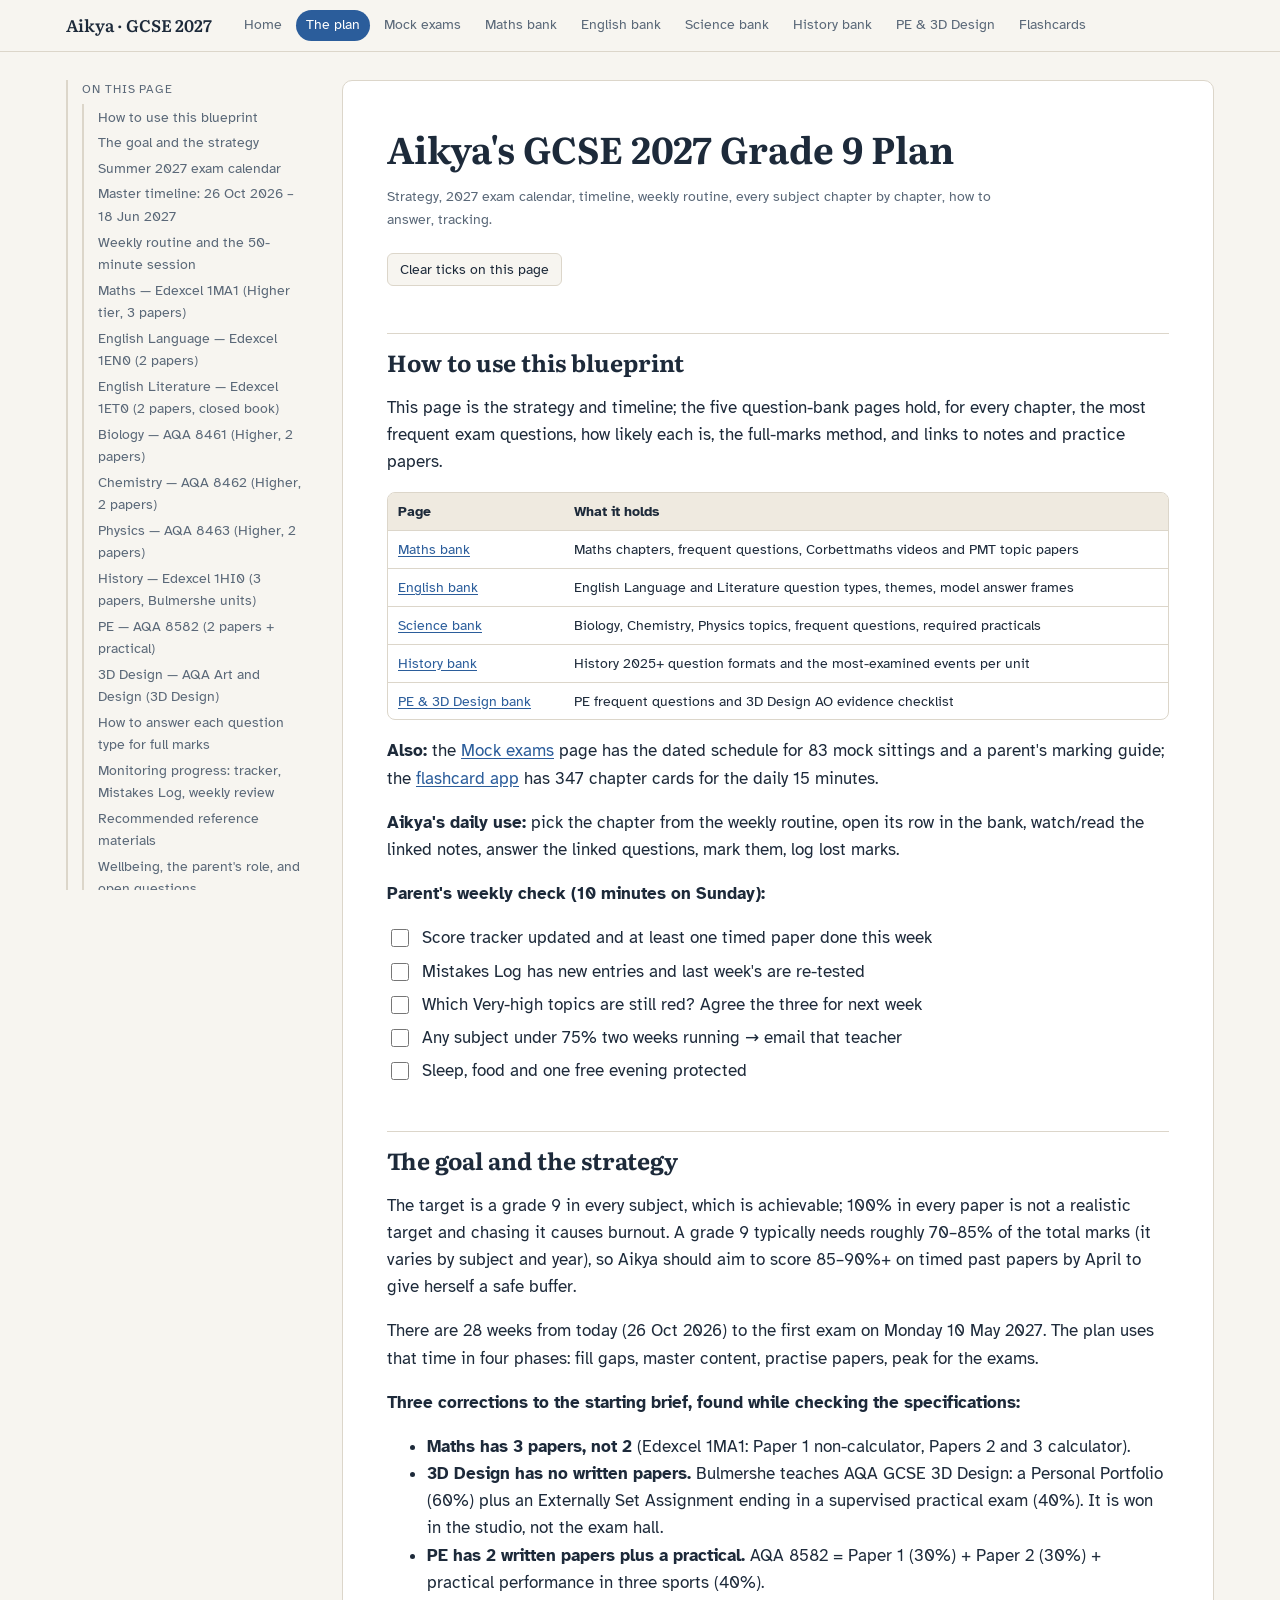
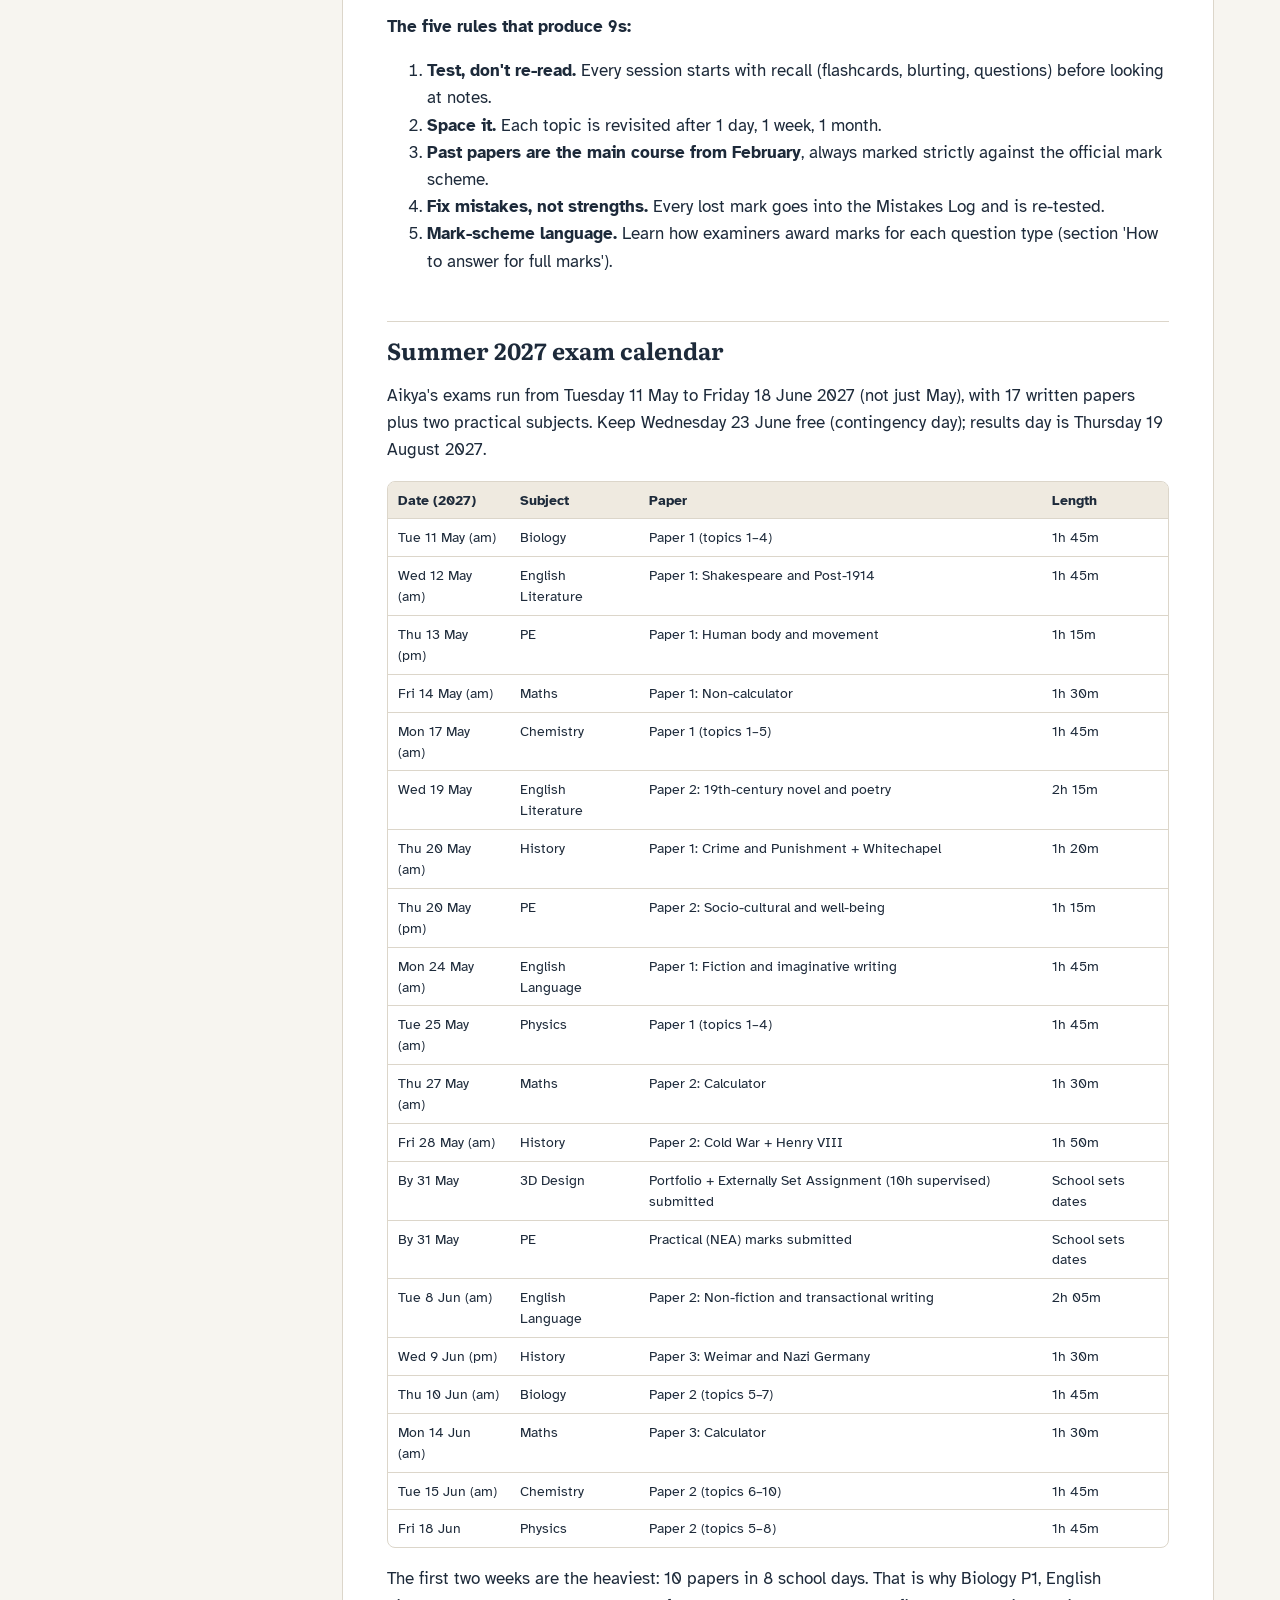
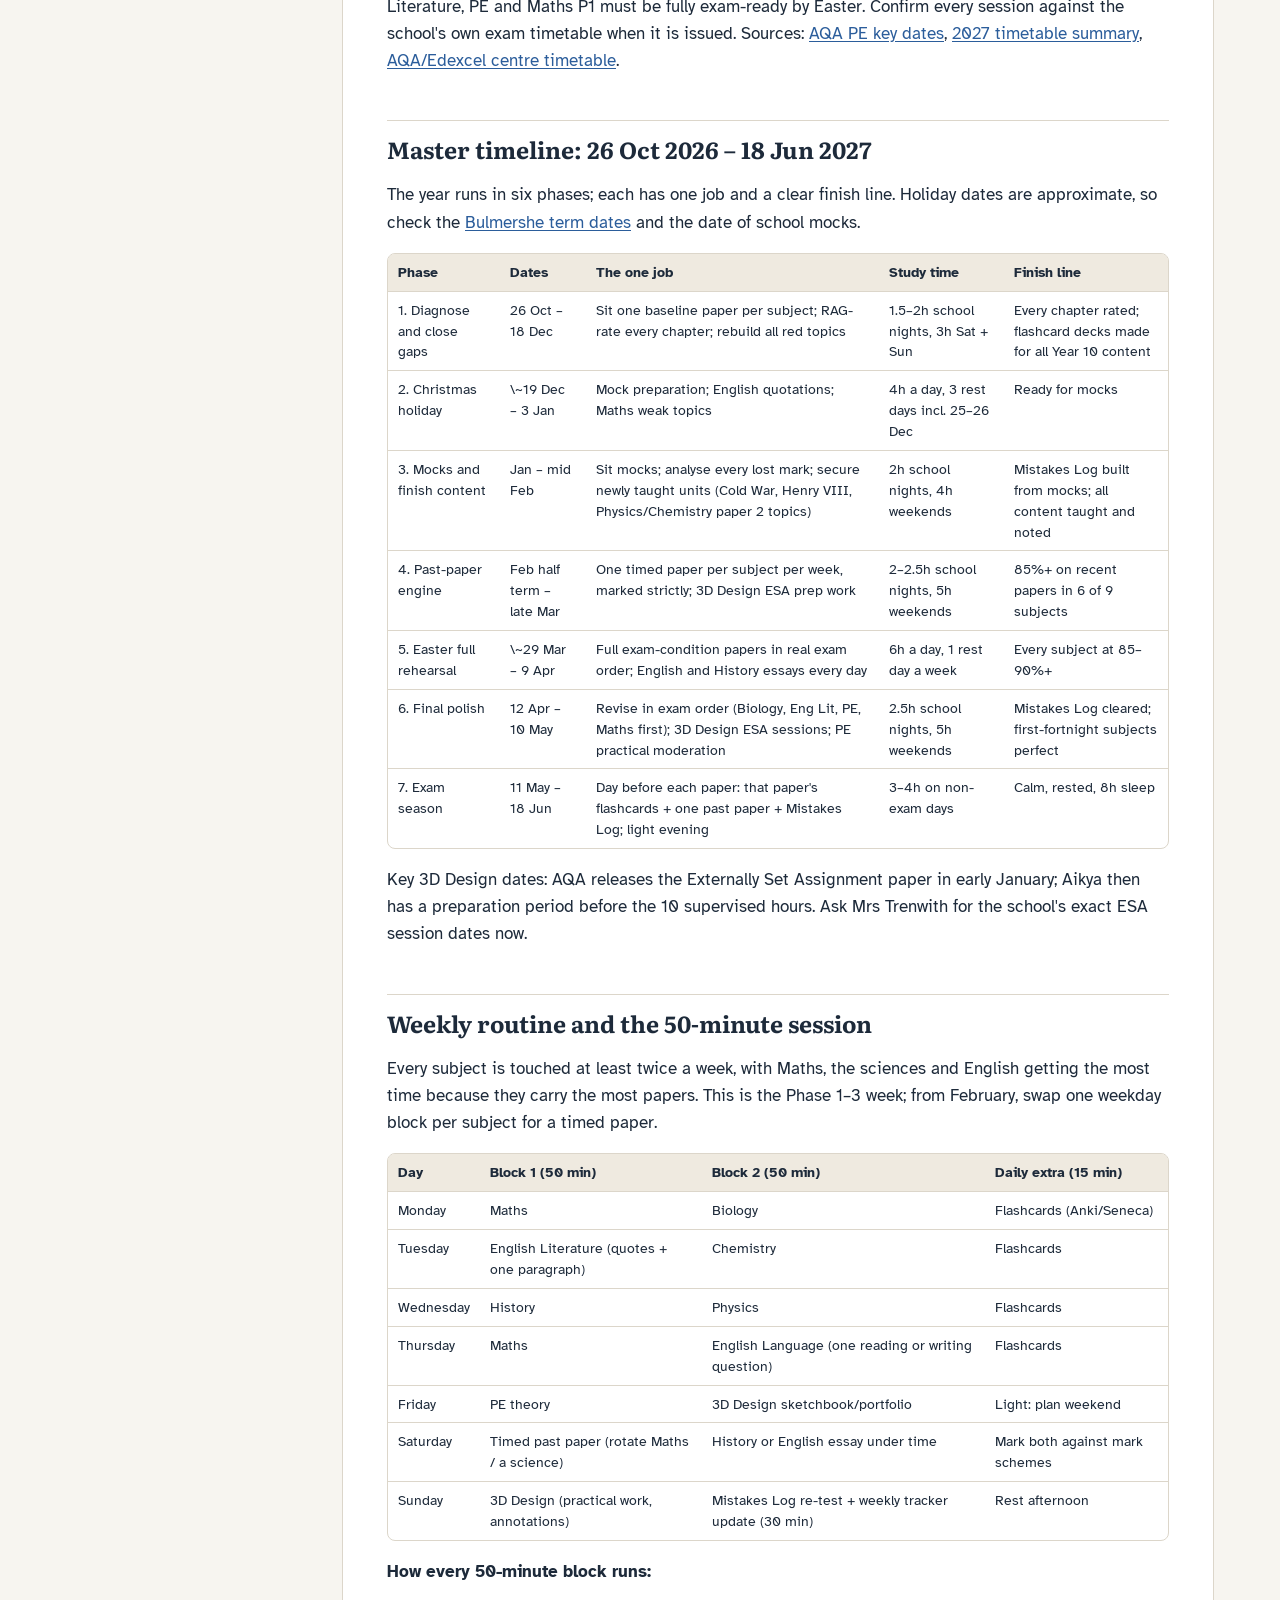
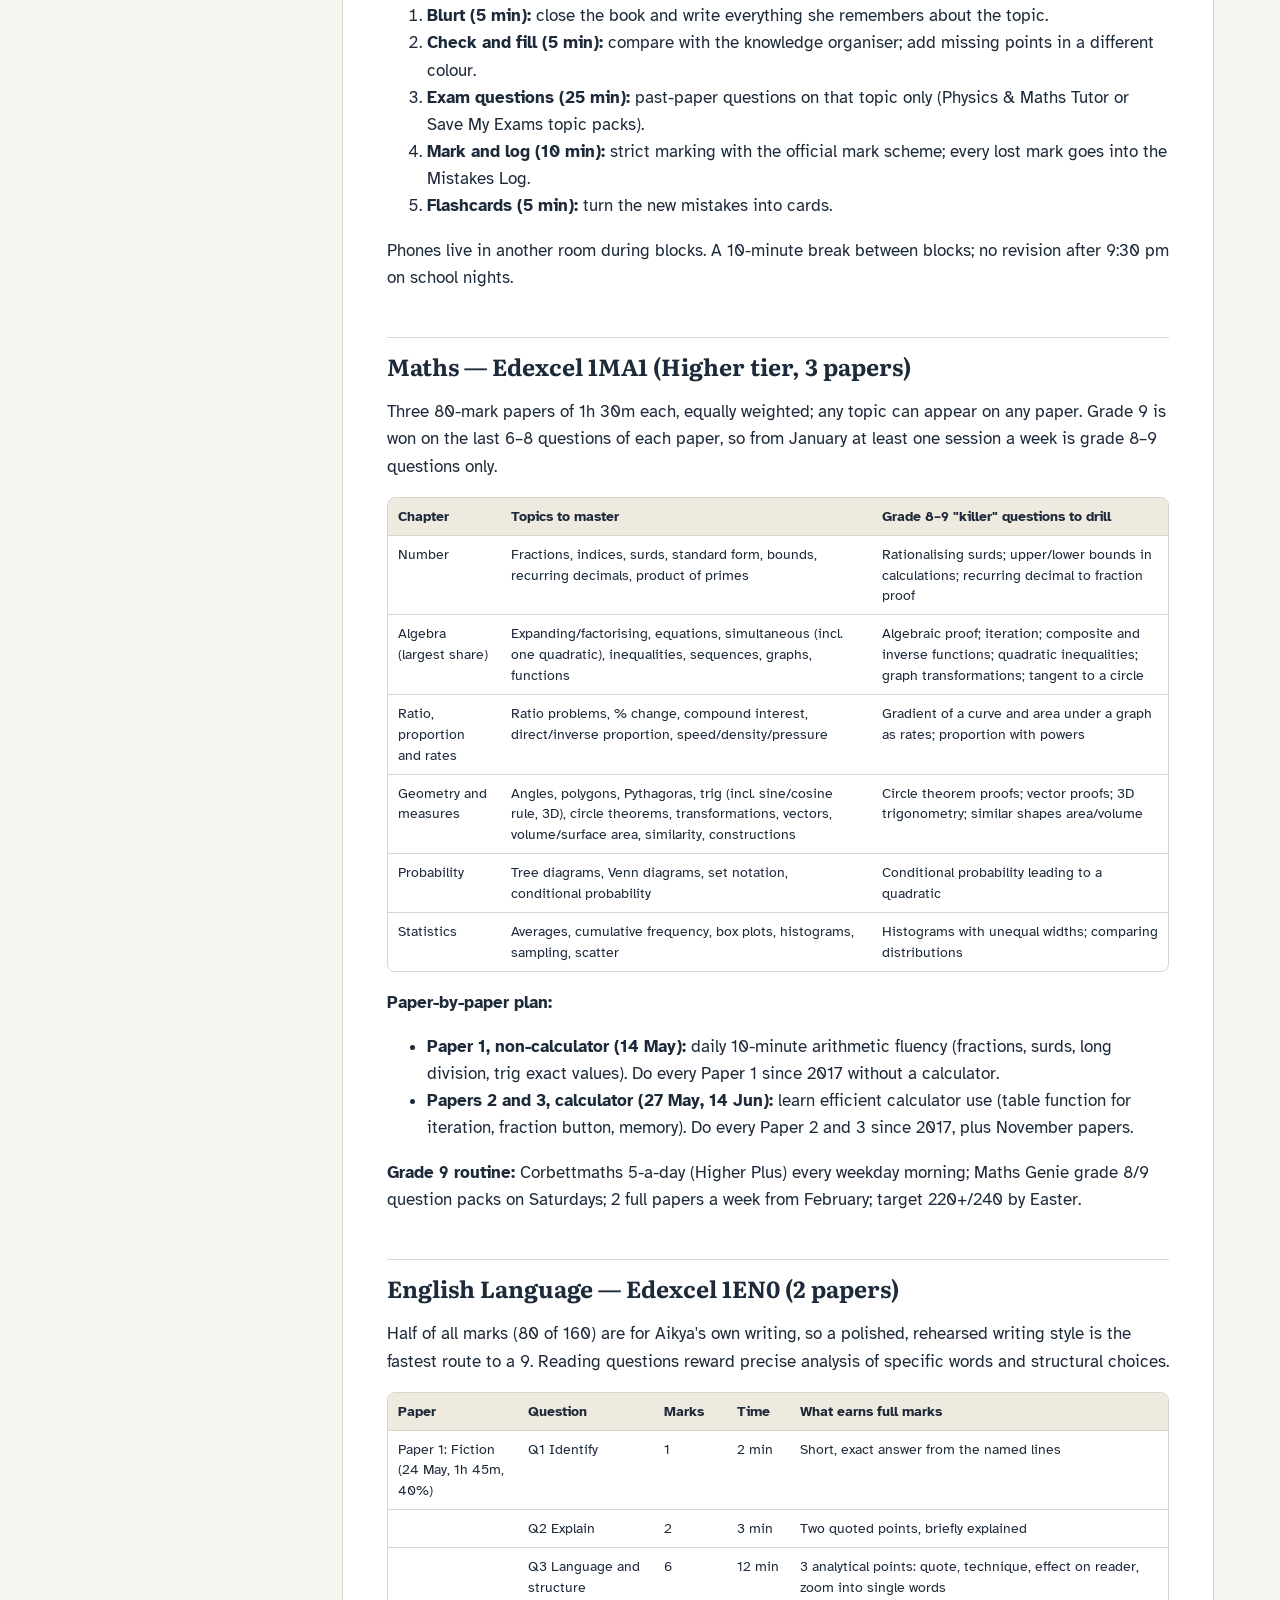
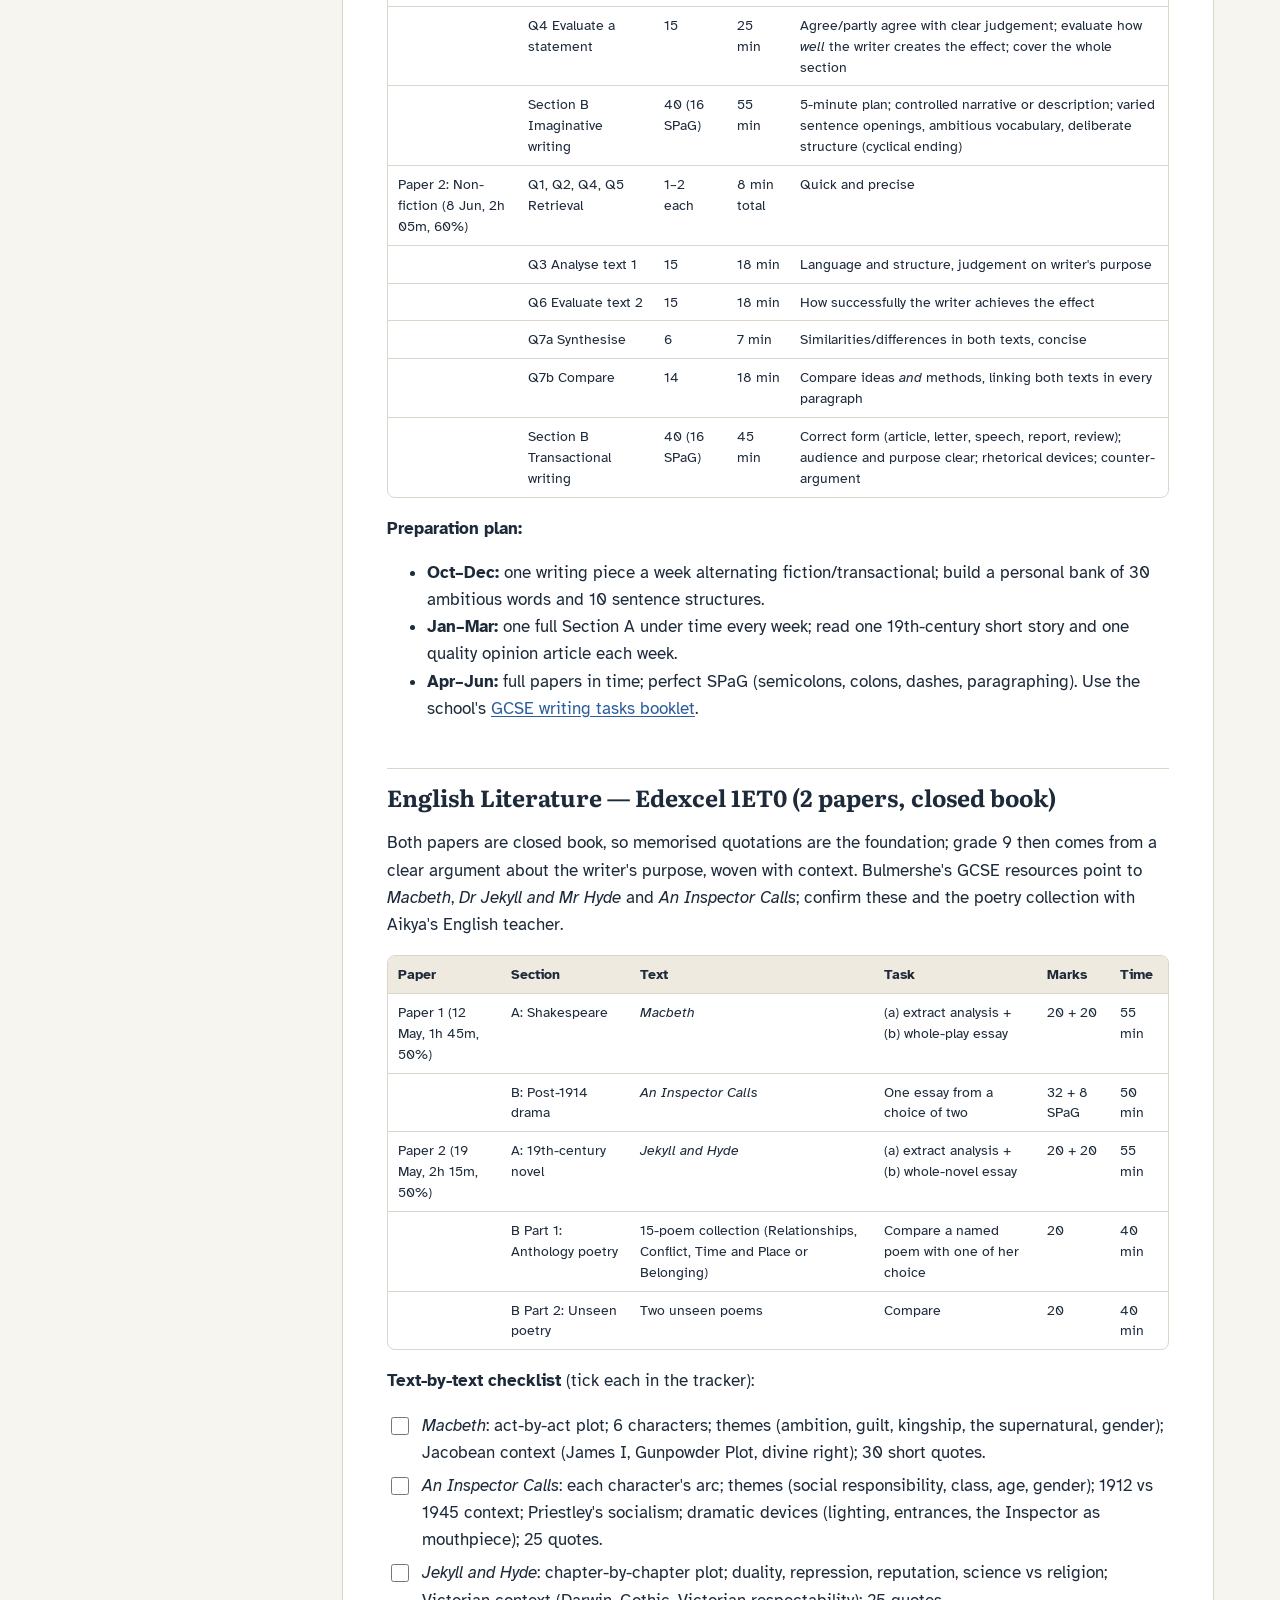
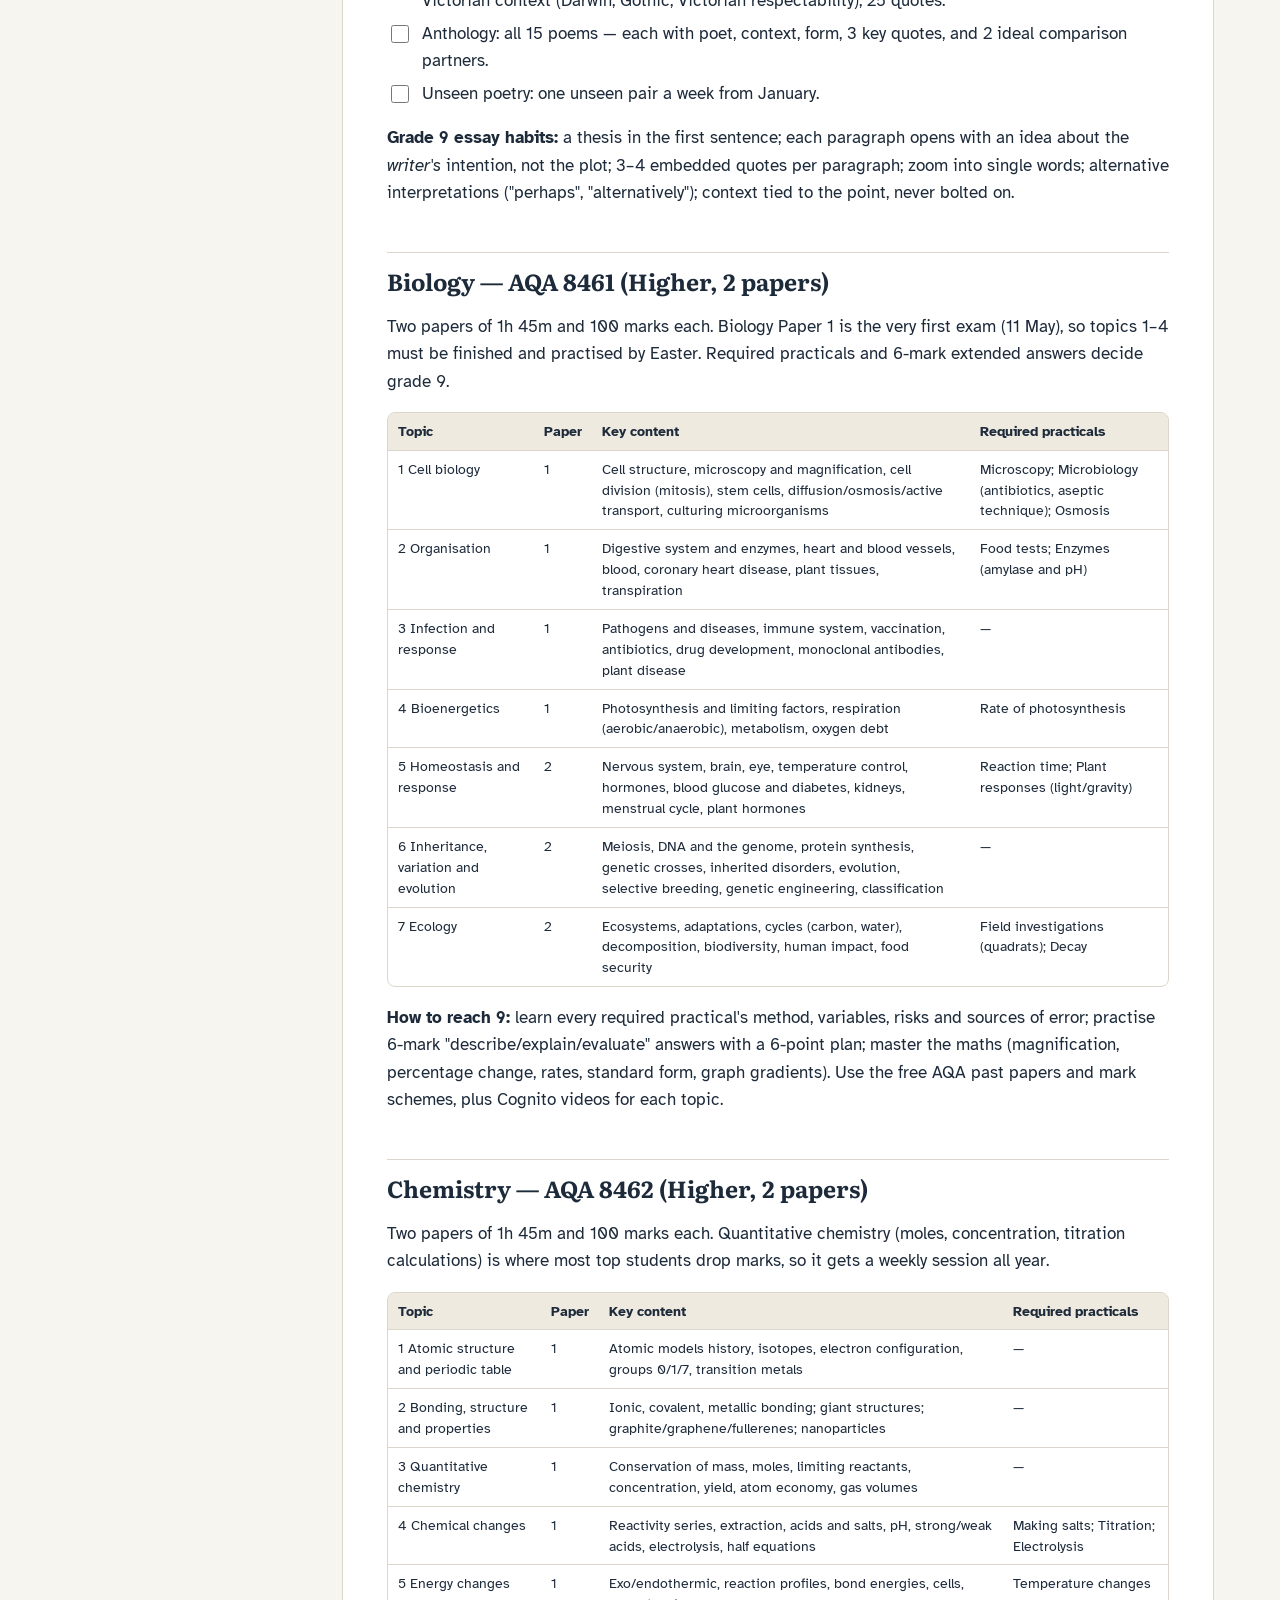
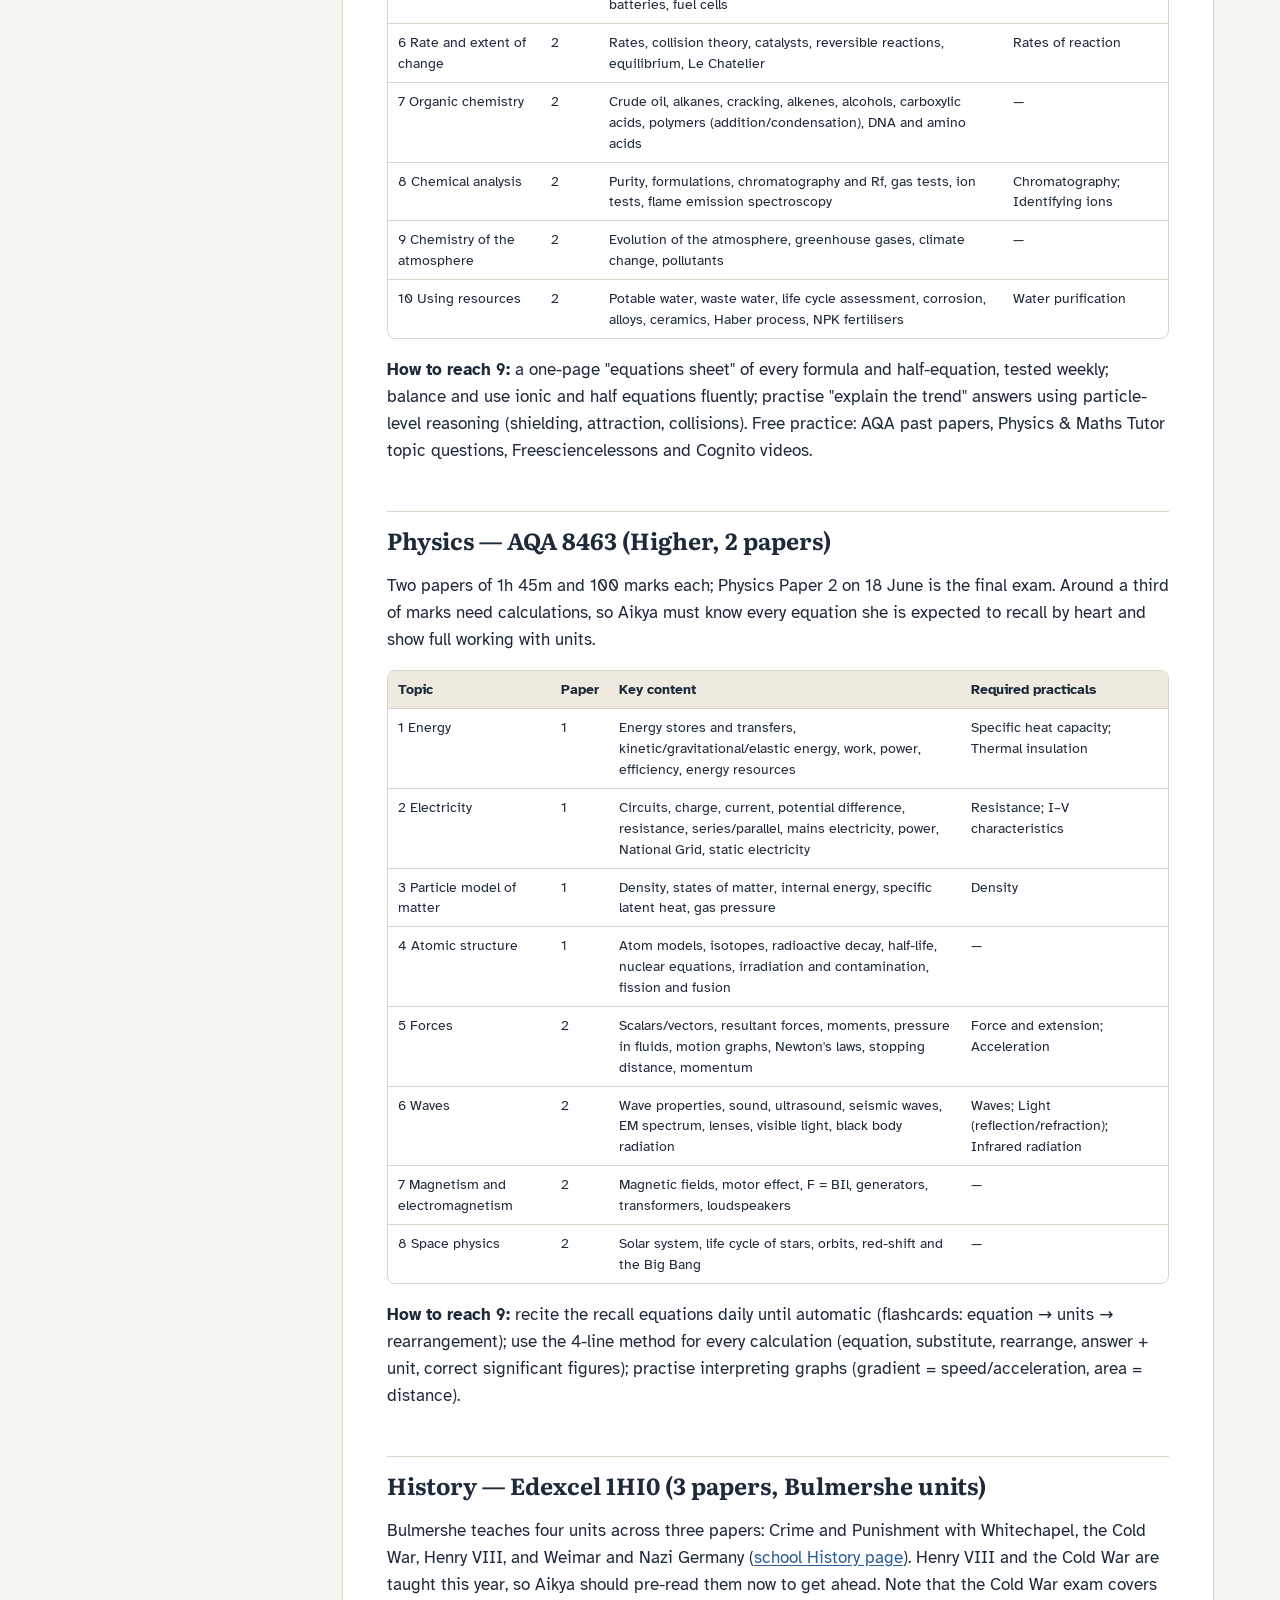
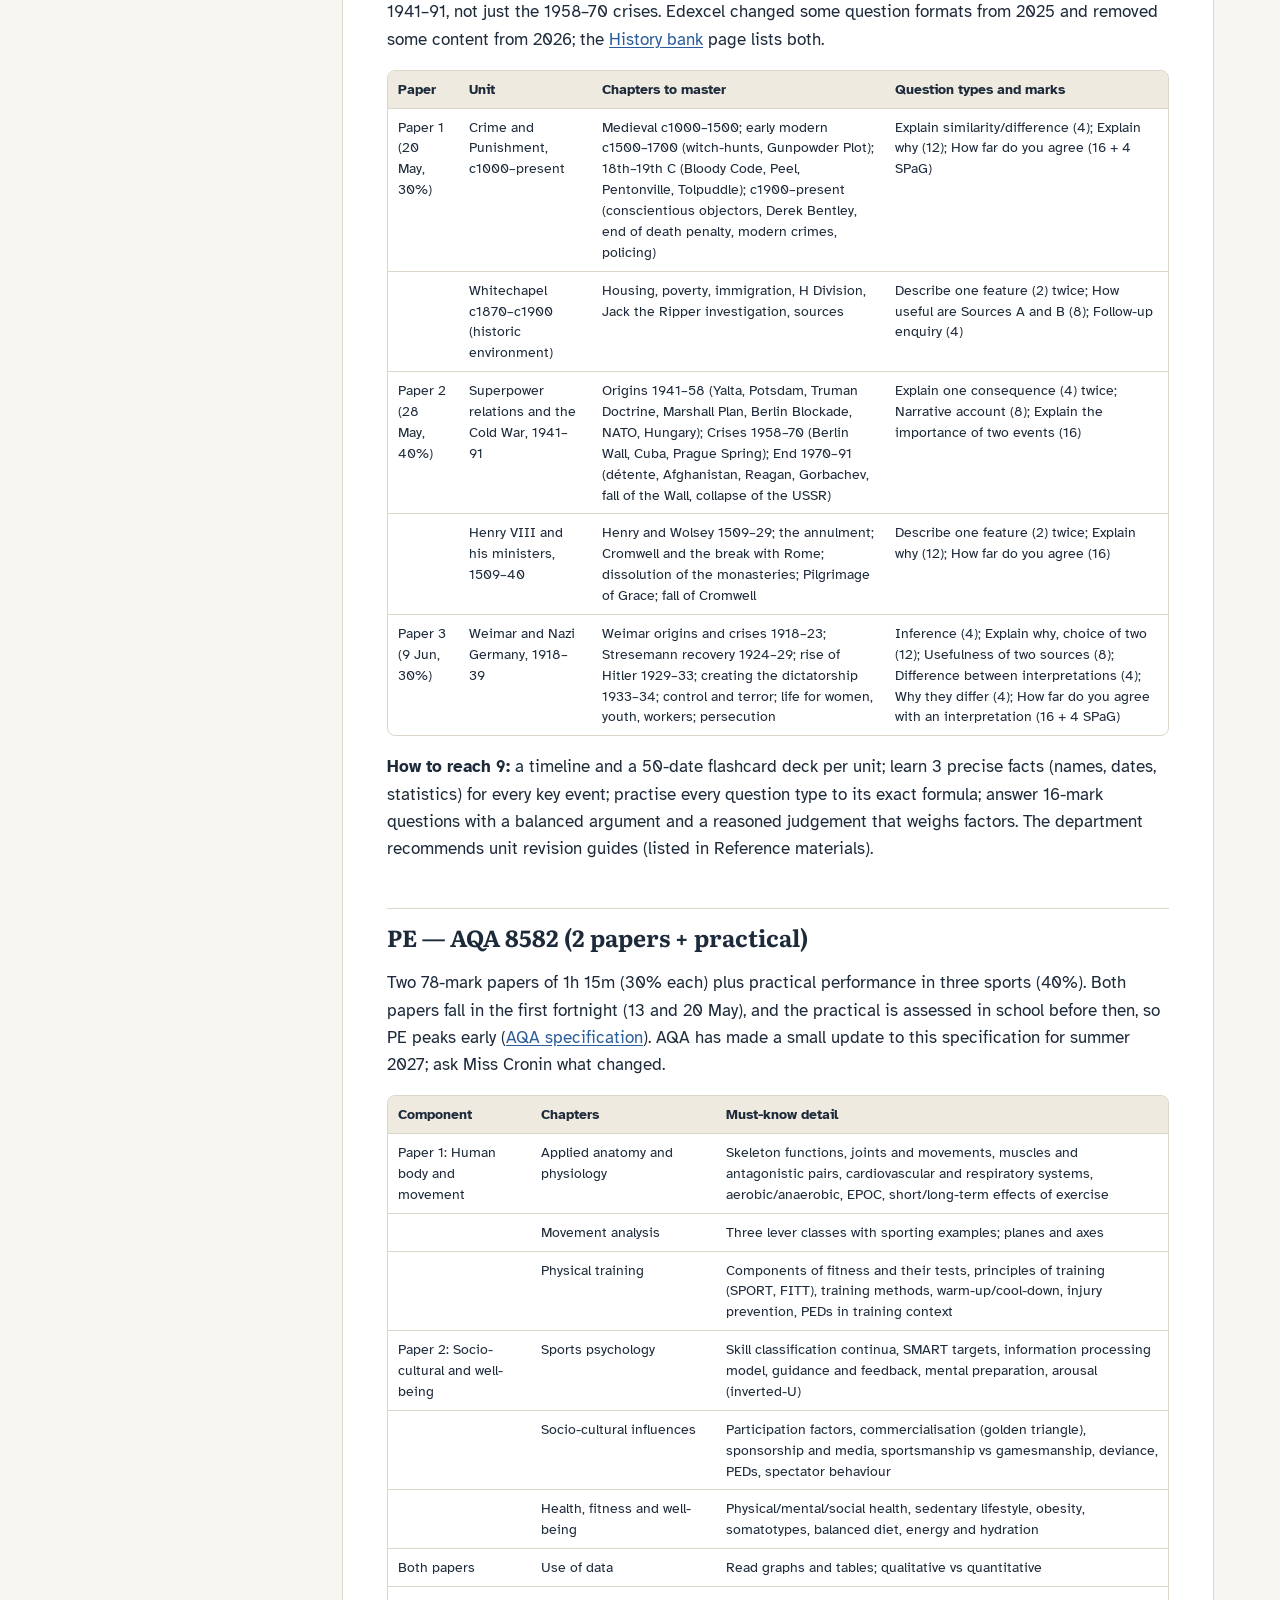
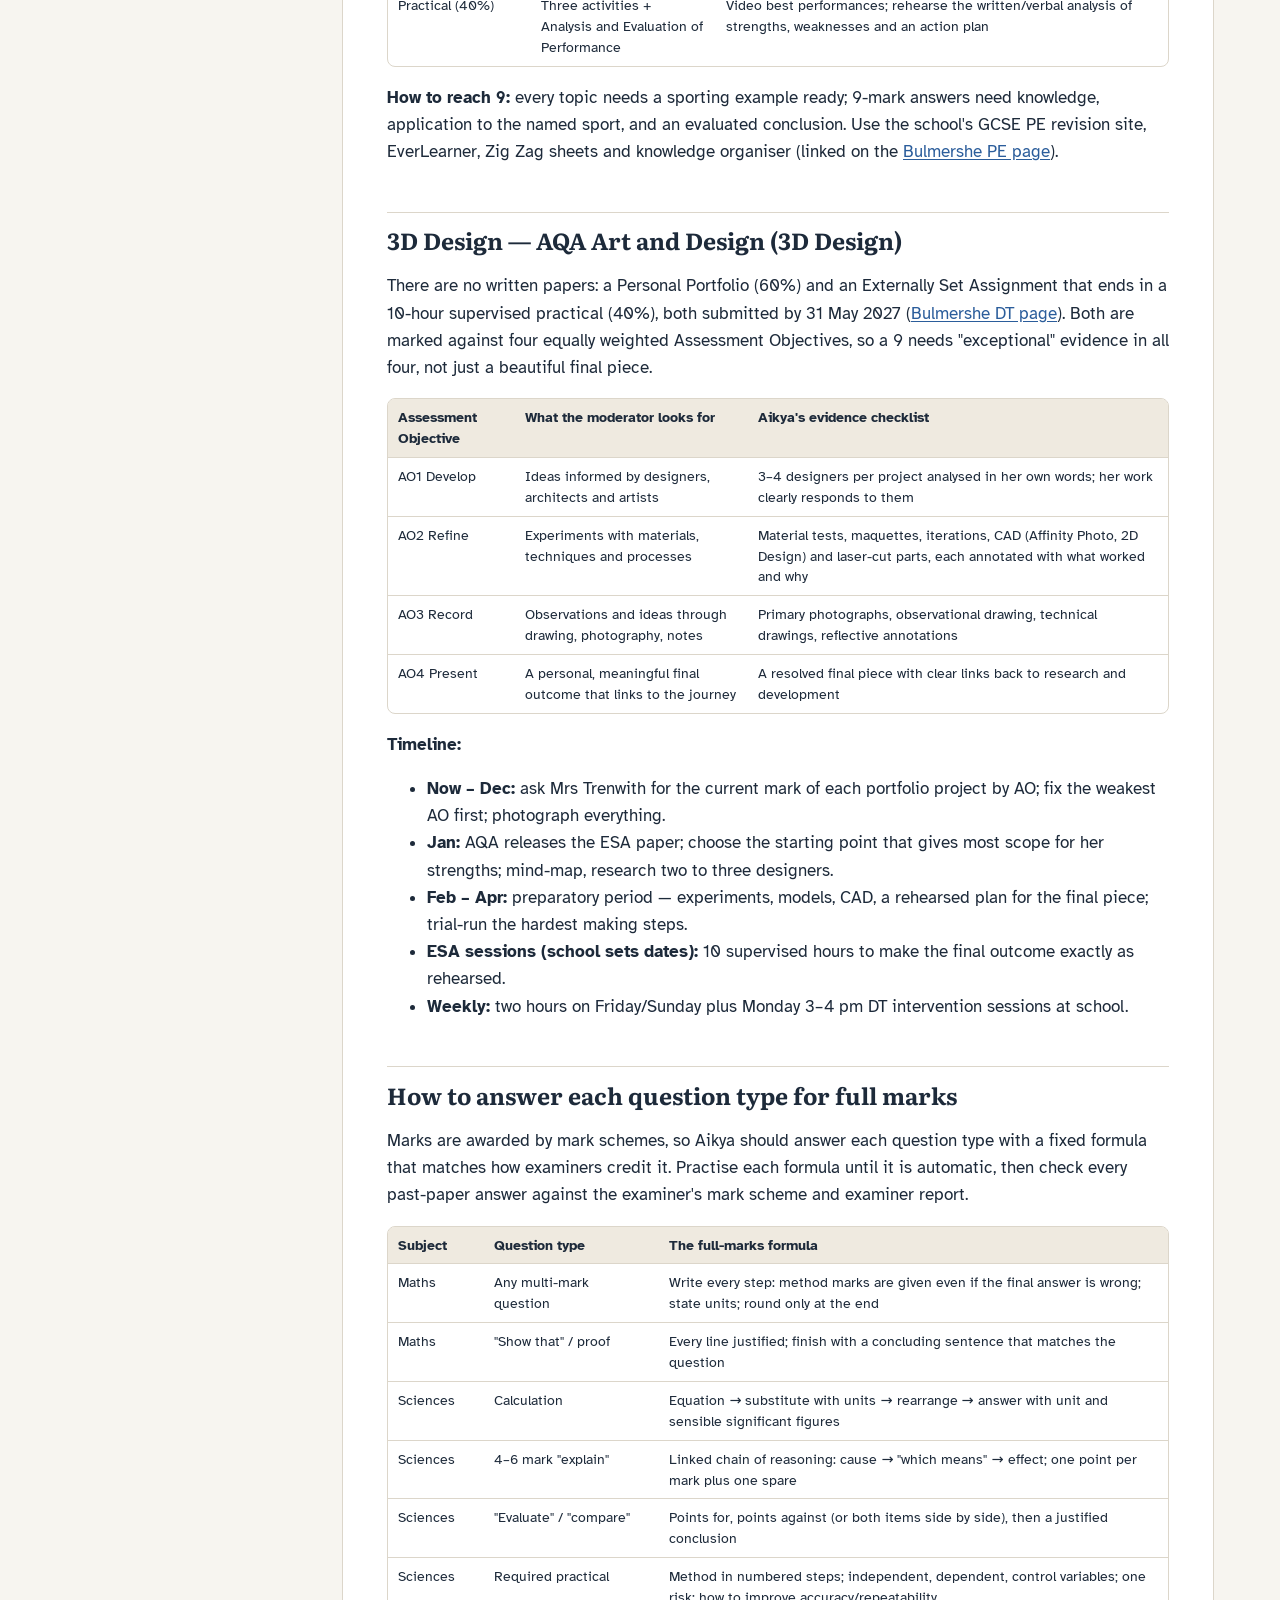
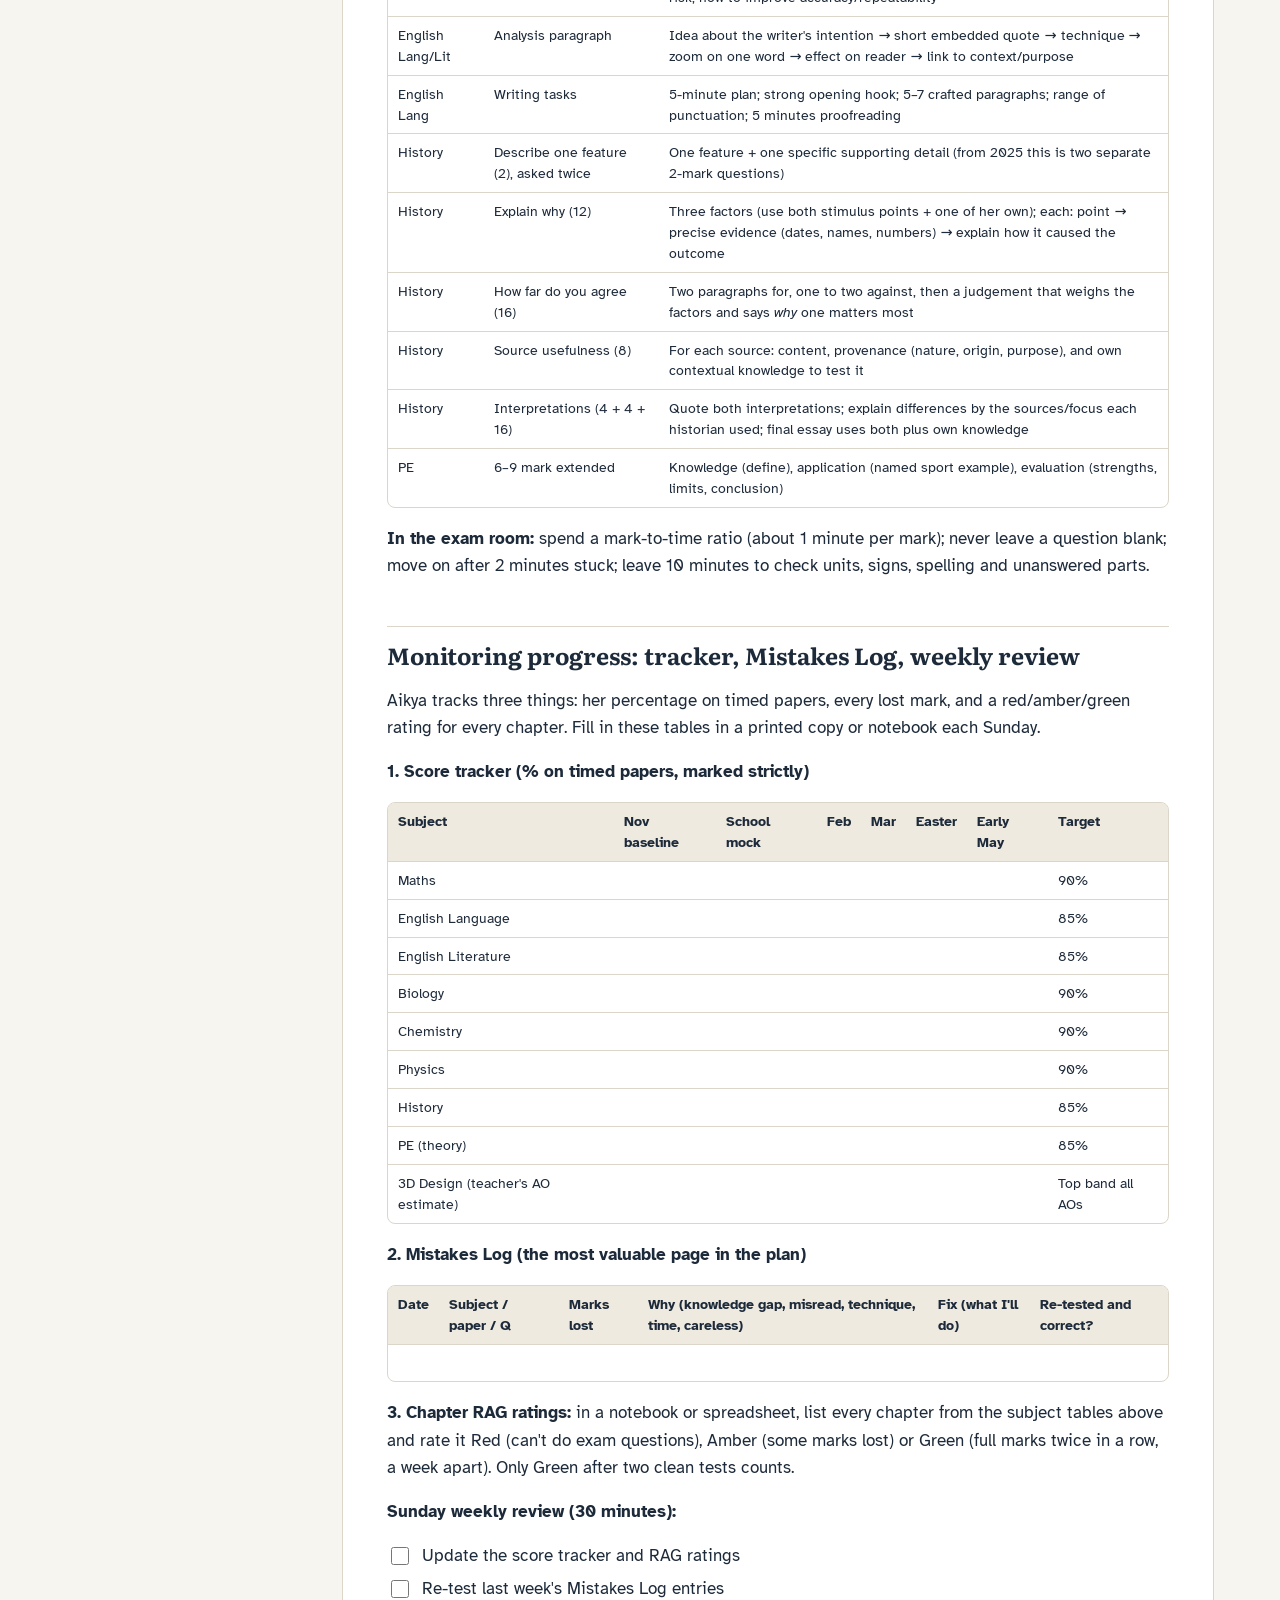
<file: plan.html>
<!doctype html>
<html lang="en-GB">
<head>
<meta charset="utf-8">
<meta name="viewport" content="width=device-width, initial-scale=1, viewport-fit=cover">
<title>The plan · Aikya GCSE 2027</title>
<meta name="description" content="Strategy, 2027 exam calendar, timeline, weekly routine, every subject chapter by chapter, how to answer, tracking.">
<link rel="preconnect" href="https://fonts.googleapis.com"><link rel="preconnect" href="https://fonts.gstatic.com" crossorigin>
<link rel="stylesheet" href="https://fonts.googleapis.com/css2?family=Atkinson+Hyperlegible:wght@400;700&family=Literata:opsz,wght@7..72,400;7..72,600&display=swap">
<link rel="stylesheet" href="style.css">
</head>
<body data-page="plan.html">
<header class="top"><div class="top-in"><a class="brand" href="index.html">Aikya · GCSE 2027</a><nav class="nav"><a href="index.html">Home</a><a href="plan.html" aria-current="page">The plan</a><a href="mocks.html">Mock exams</a><a href="maths.html">Maths bank</a><a href="english.html">English bank</a><a href="science.html">Science bank</a><a href="history.html">History bank</a><a href="pe-3d.html">PE &amp; 3D Design</a><a href="flashcards.html">Flashcards</a></nav></div></header>
<div class="layout"><aside class="toc"><div class="lbl">On this page</div><div class="toc">
<ul>
<li><a href="#how-to-use-this-blueprint">How to use this blueprint</a></li>
<li><a href="#the-goal-and-the-strategy">The goal and the strategy</a></li>
<li><a href="#summer-2027-exam-calendar">Summer 2027 exam calendar</a></li>
<li><a href="#master-timeline-26-oct-2026-18-jun-2027">Master timeline: 26 Oct 2026 – 18 Jun 2027</a></li>
<li><a href="#weekly-routine-and-the-50-minute-session">Weekly routine and the 50-minute session</a></li>
<li><a href="#maths-edexcel-1ma1-higher-tier-3-papers">Maths — Edexcel 1MA1 (Higher tier, 3 papers)</a></li>
<li><a href="#english-language-edexcel-1en0-2-papers">English Language — Edexcel 1EN0 (2 papers)</a></li>
<li><a href="#english-literature-edexcel-1et0-2-papers-closed-book">English Literature — Edexcel 1ET0 (2 papers, closed book)</a></li>
<li><a href="#biology-aqa-8461-higher-2-papers">Biology — AQA 8461 (Higher, 2 papers)</a></li>
<li><a href="#chemistry-aqa-8462-higher-2-papers">Chemistry — AQA 8462 (Higher, 2 papers)</a></li>
<li><a href="#physics-aqa-8463-higher-2-papers">Physics — AQA 8463 (Higher, 2 papers)</a></li>
<li><a href="#history-edexcel-1hi0-3-papers-bulmershe-units">History — Edexcel 1HI0 (3 papers, Bulmershe units)</a></li>
<li><a href="#pe-aqa-8582-2-papers-practical">PE — AQA 8582 (2 papers + practical)</a></li>
<li><a href="#3d-design-aqa-art-and-design-3d-design">3D Design — AQA Art and Design (3D Design)</a></li>
<li><a href="#how-to-answer-each-question-type-for-full-marks">How to answer each question type for full marks</a></li>
<li><a href="#monitoring-progress-tracker-mistakes-log-weekly-review">Monitoring progress: tracker, Mistakes Log, weekly review</a></li>
<li><a href="#recommended-reference-materials">Recommended reference materials</a></li>
<li><a href="#wellbeing-the-parents-role-and-open-questions">Wellbeing, the parent's role, and open questions</a></li>
<li><a href="#sources">Sources</a></li>
</ul>
</div>
</aside><article><h1 id="aikyas-gcse-2027-grade-9-plan">Aikya's GCSE 2027 Grade 9 Plan</h1><p class="byline">Strategy, 2027 exam calendar, timeline, weekly routine, every subject chapter by chapter, how to answer, tracking.</p><div class="toolbar"><button id="resetChecks" type="button">Clear ticks on this page</button></div>
<h2 id="how-to-use-this-blueprint">How to use this blueprint</h2>
<p>This page is the strategy and timeline; the five question-bank pages hold, for every chapter, the most frequent exam questions, how likely each is, the full-marks method, and links to notes and practice papers.</p>
<div class="tw"><table>
<thead>
<tr>
<th>Page</th>
<th>What it holds</th>
</tr>
</thead>
<tbody>
<tr>
<td><a href="maths.html">Maths bank</a></td>
<td>Maths chapters, frequent questions, Corbettmaths videos and PMT topic papers</td>
</tr>
<tr>
<td><a href="english.html">English bank</a></td>
<td>English Language and Literature question types, themes, model answer frames</td>
</tr>
<tr>
<td><a href="science.html">Science bank</a></td>
<td>Biology, Chemistry, Physics topics, frequent questions, required practicals</td>
</tr>
<tr>
<td><a href="history.html">History bank</a></td>
<td>History 2025+ question formats and the most-examined events per unit</td>
</tr>
<tr>
<td><a href="pe-3d.html">PE &amp; 3D Design bank</a></td>
<td>PE frequent questions and 3D Design AO evidence checklist</td>
</tr>
</tbody>
</table></div>
<p><strong>Also:</strong> the <a href="mocks.html">Mock exams</a> page has the dated schedule for 83 mock sittings and a parent's marking guide; the <a href="flashcards.html">flashcard app</a> has 347 chapter cards for the daily 15 minutes.</p>
<p><strong>Aikya's daily use:</strong> pick the chapter from the weekly routine, open its row in the bank, watch/read the linked notes, answer the linked questions, mark them, log lost marks.</p>
<p><strong>Parent's weekly check (10 minutes on Sunday):</strong></p>
<ul class="tasks"><li><input type="checkbox" aria-label="done"><span>Score tracker updated and at least one timed paper done this week</span></li><li><input type="checkbox" aria-label="done"><span>Mistakes Log has new entries and last week's are re-tested</span></li><li><input type="checkbox" aria-label="done"><span>Which Very-high topics are still red? Agree the three for next week</span></li><li><input type="checkbox" aria-label="done"><span>Any subject under 75% two weeks running → email that teacher</span></li><li><input type="checkbox" aria-label="done"><span>Sleep, food and one free evening protected</span></li></ul>
<h2 id="the-goal-and-the-strategy">The goal and the strategy</h2>
<p>The target is a grade 9 in every subject, which is achievable; 100% in every paper is not a realistic target and chasing it causes burnout. A grade 9 typically needs roughly 70–85% of the total marks (it varies by subject and year), so Aikya should aim to score 85–90%+ on timed past papers by April to give herself a safe buffer.</p>
<p>There are 28 weeks from today (26 Oct 2026) to the first exam on Monday 10 May 2027. The plan uses that time in four phases: fill gaps, master content, practise papers, peak for the exams.</p>
<p><strong>Three corrections to the starting brief, found while checking the specifications:</strong></p>
<ul>
<li><strong>Maths has 3 papers, not 2</strong> (Edexcel 1MA1: Paper 1 non-calculator, Papers 2 and 3 calculator).</li>
<li><strong>3D Design has no written papers.</strong> Bulmershe teaches AQA GCSE 3D Design: a Personal Portfolio (60%) plus an Externally Set Assignment ending in a supervised practical exam (40%). It is won in the studio, not the exam hall.</li>
<li><strong>PE has 2 written papers plus a practical.</strong> AQA 8582 = Paper 1 (30%) + Paper 2 (30%) + practical performance in three sports (40%).</li>
</ul>
<p><strong>The five rules that produce 9s:</strong></p>
<ol>
<li><strong>Test, don't re-read.</strong> Every session starts with recall (flashcards, blurting, questions) before looking at notes.</li>
<li><strong>Space it.</strong> Each topic is revisited after 1 day, 1 week, 1 month.</li>
<li><strong>Past papers are the main course from February</strong>, always marked strictly against the official mark scheme.</li>
<li><strong>Fix mistakes, not strengths.</strong> Every lost mark goes into the Mistakes Log and is re-tested.</li>
<li><strong>Mark-scheme language.</strong> Learn how examiners award marks for each question type (section 'How to answer for full marks').</li>
</ol>
<h2 id="summer-2027-exam-calendar">Summer 2027 exam calendar</h2>
<p>Aikya's exams run from Tuesday 11 May to Friday 18 June 2027 (not just May), with 17 written papers plus two practical subjects. Keep Wednesday 23 June free (contingency day); results day is Thursday 19 August 2027.</p>
<div class="tw"><table>
<thead>
<tr>
<th>Date (2027)</th>
<th>Subject</th>
<th>Paper</th>
<th>Length</th>
</tr>
</thead>
<tbody>
<tr>
<td>Tue 11 May (am)</td>
<td>Biology</td>
<td>Paper 1 (topics 1–4)</td>
<td>1h 45m</td>
</tr>
<tr>
<td>Wed 12 May (am)</td>
<td>English Literature</td>
<td>Paper 1: Shakespeare and Post-1914</td>
<td>1h 45m</td>
</tr>
<tr>
<td>Thu 13 May (pm)</td>
<td>PE</td>
<td>Paper 1: Human body and movement</td>
<td>1h 15m</td>
</tr>
<tr>
<td>Fri 14 May (am)</td>
<td>Maths</td>
<td>Paper 1: Non-calculator</td>
<td>1h 30m</td>
</tr>
<tr>
<td>Mon 17 May (am)</td>
<td>Chemistry</td>
<td>Paper 1 (topics 1–5)</td>
<td>1h 45m</td>
</tr>
<tr>
<td>Wed 19 May</td>
<td>English Literature</td>
<td>Paper 2: 19th-century novel and poetry</td>
<td>2h 15m</td>
</tr>
<tr>
<td>Thu 20 May (am)</td>
<td>History</td>
<td>Paper 1: Crime and Punishment + Whitechapel</td>
<td>1h 20m</td>
</tr>
<tr>
<td>Thu 20 May (pm)</td>
<td>PE</td>
<td>Paper 2: Socio-cultural and well-being</td>
<td>1h 15m</td>
</tr>
<tr>
<td>Mon 24 May (am)</td>
<td>English Language</td>
<td>Paper 1: Fiction and imaginative writing</td>
<td>1h 45m</td>
</tr>
<tr>
<td>Tue 25 May (am)</td>
<td>Physics</td>
<td>Paper 1 (topics 1–4)</td>
<td>1h 45m</td>
</tr>
<tr>
<td>Thu 27 May (am)</td>
<td>Maths</td>
<td>Paper 2: Calculator</td>
<td>1h 30m</td>
</tr>
<tr>
<td>Fri 28 May (am)</td>
<td>History</td>
<td>Paper 2: Cold War + Henry VIII</td>
<td>1h 50m</td>
</tr>
<tr>
<td>By 31 May</td>
<td>3D Design</td>
<td>Portfolio + Externally Set Assignment (10h supervised) submitted</td>
<td>School sets dates</td>
</tr>
<tr>
<td>By 31 May</td>
<td>PE</td>
<td>Practical (NEA) marks submitted</td>
<td>School sets dates</td>
</tr>
<tr>
<td>Tue 8 Jun (am)</td>
<td>English Language</td>
<td>Paper 2: Non-fiction and transactional writing</td>
<td>2h 05m</td>
</tr>
<tr>
<td>Wed 9 Jun (pm)</td>
<td>History</td>
<td>Paper 3: Weimar and Nazi Germany</td>
<td>1h 30m</td>
</tr>
<tr>
<td>Thu 10 Jun (am)</td>
<td>Biology</td>
<td>Paper 2 (topics 5–7)</td>
<td>1h 45m</td>
</tr>
<tr>
<td>Mon 14 Jun (am)</td>
<td>Maths</td>
<td>Paper 3: Calculator</td>
<td>1h 30m</td>
</tr>
<tr>
<td>Tue 15 Jun (am)</td>
<td>Chemistry</td>
<td>Paper 2 (topics 6–10)</td>
<td>1h 45m</td>
</tr>
<tr>
<td>Fri 18 Jun</td>
<td>Physics</td>
<td>Paper 2 (topics 5–8)</td>
<td>1h 45m</td>
</tr>
</tbody>
</table></div>
<p>The first two weeks are the heaviest: 10 papers in 8 school days. That is why Biology P1, English Literature, PE and Maths P1 must be fully exam-ready by Easter. Confirm every session against the school's own exam timetable when it is issued. Sources: <a href="https://www.aqa.org.uk/subjects/physical-education/gcse/physical-education-8582/key-dates" target="_blank" rel="noopener">AQA PE key dates</a>, <a href="https://thirdspacelearning.com/blog/gcse-exam-dates-2027/" target="_blank" rel="noopener">2027 timetable summary</a>, <a href="https://crispinschool.co.uk/wp-content/uploads/sites/20/2026/07/SUMMER-2027-EXAM-TIME-TABLE.pdf" target="_blank" rel="noopener">AQA/Edexcel centre timetable</a>.</p>
<h2 id="master-timeline-26-oct-2026-18-jun-2027">Master timeline: 26 Oct 2026 – 18 Jun 2027</h2>
<p>The year runs in six phases; each has one job and a clear finish line. Holiday dates are approximate, so check the <a href="https://www.thebulmersheschool.com/192/term-dates" target="_blank" rel="noopener">Bulmershe term dates</a> and the date of school mocks.</p>
<div class="tw"><table>
<thead>
<tr>
<th>Phase</th>
<th>Dates</th>
<th>The one job</th>
<th>Study time</th>
<th>Finish line</th>
</tr>
</thead>
<tbody>
<tr>
<td>1. Diagnose and close gaps</td>
<td>26 Oct – 18 Dec</td>
<td>Sit one baseline paper per subject; RAG-rate every chapter; rebuild all red topics</td>
<td>1.5–2h school nights, 3h Sat + Sun</td>
<td>Every chapter rated; flashcard decks made for all Year 10 content</td>
</tr>
<tr>
<td>2. Christmas holiday</td>
<td>\~19 Dec – 3 Jan</td>
<td>Mock preparation; English quotations; Maths weak topics</td>
<td>4h a day, 3 rest days incl. 25–26 Dec</td>
<td>Ready for mocks</td>
</tr>
<tr>
<td>3. Mocks and finish content</td>
<td>Jan – mid Feb</td>
<td>Sit mocks; analyse every lost mark; secure newly taught units (Cold War, Henry VIII, Physics/Chemistry paper 2 topics)</td>
<td>2h school nights, 4h weekends</td>
<td>Mistakes Log built from mocks; all content taught and noted</td>
</tr>
<tr>
<td>4. Past-paper engine</td>
<td>Feb half term – late Mar</td>
<td>One timed paper per subject per week, marked strictly; 3D Design ESA prep work</td>
<td>2–2.5h school nights, 5h weekends</td>
<td>85%+ on recent papers in 6 of 9 subjects</td>
</tr>
<tr>
<td>5. Easter full rehearsal</td>
<td>\~29 Mar – 9 Apr</td>
<td>Full exam-condition papers in real exam order; English and History essays every day</td>
<td>6h a day, 1 rest day a week</td>
<td>Every subject at 85–90%+</td>
</tr>
<tr>
<td>6. Final polish</td>
<td>12 Apr – 10 May</td>
<td>Revise in exam order (Biology, Eng Lit, PE, Maths first); 3D Design ESA sessions; PE practical moderation</td>
<td>2.5h school nights, 5h weekends</td>
<td>Mistakes Log cleared; first-fortnight subjects perfect</td>
</tr>
<tr>
<td>7. Exam season</td>
<td>11 May – 18 Jun</td>
<td>Day before each paper: that paper's flashcards + one past paper + Mistakes Log; light evening</td>
<td>3–4h on non-exam days</td>
<td>Calm, rested, 8h sleep</td>
</tr>
</tbody>
</table></div>
<p>Key 3D Design dates: AQA releases the Externally Set Assignment paper in early January; Aikya then has a preparation period before the 10 supervised hours. Ask Mrs Trenwith for the school's exact ESA session dates now.</p>
<h2 id="weekly-routine-and-the-50-minute-session">Weekly routine and the 50-minute session</h2>
<p>Every subject is touched at least twice a week, with Maths, the sciences and English getting the most time because they carry the most papers. This is the Phase 1–3 week; from February, swap one weekday block per subject for a timed paper.</p>
<div class="tw"><table>
<thead>
<tr>
<th>Day</th>
<th>Block 1 (50 min)</th>
<th>Block 2 (50 min)</th>
<th>Daily extra (15 min)</th>
</tr>
</thead>
<tbody>
<tr>
<td>Monday</td>
<td>Maths</td>
<td>Biology</td>
<td>Flashcards (Anki/Seneca)</td>
</tr>
<tr>
<td>Tuesday</td>
<td>English Literature (quotes + one paragraph)</td>
<td>Chemistry</td>
<td>Flashcards</td>
</tr>
<tr>
<td>Wednesday</td>
<td>History</td>
<td>Physics</td>
<td>Flashcards</td>
</tr>
<tr>
<td>Thursday</td>
<td>Maths</td>
<td>English Language (one reading or writing question)</td>
<td>Flashcards</td>
</tr>
<tr>
<td>Friday</td>
<td>PE theory</td>
<td>3D Design sketchbook/portfolio</td>
<td>Light: plan weekend</td>
</tr>
<tr>
<td>Saturday</td>
<td>Timed past paper (rotate Maths / a science)</td>
<td>History or English essay under time</td>
<td>Mark both against mark schemes</td>
</tr>
<tr>
<td>Sunday</td>
<td>3D Design (practical work, annotations)</td>
<td>Mistakes Log re-test + weekly tracker update (30 min)</td>
<td>Rest afternoon</td>
</tr>
</tbody>
</table></div>
<p><strong>How every 50-minute block runs:</strong></p>
<ol>
<li><strong>Blurt (5 min):</strong> close the book and write everything she remembers about the topic.</li>
<li><strong>Check and fill (5 min):</strong> compare with the knowledge organiser; add missing points in a different colour.</li>
<li><strong>Exam questions (25 min):</strong> past-paper questions on that topic only (Physics &amp; Maths Tutor or Save My Exams topic packs).</li>
<li><strong>Mark and log (10 min):</strong> strict marking with the official mark scheme; every lost mark goes into the Mistakes Log.</li>
<li><strong>Flashcards (5 min):</strong> turn the new mistakes into cards.</li>
</ol>
<p>Phones live in another room during blocks. A 10-minute break between blocks; no revision after 9:30 pm on school nights.</p>
<h2 id="maths-edexcel-1ma1-higher-tier-3-papers">Maths — Edexcel 1MA1 (Higher tier, 3 papers)</h2>
<p>Three 80-mark papers of 1h 30m each, equally weighted; any topic can appear on any paper. Grade 9 is won on the last 6–8 questions of each paper, so from January at least one session a week is grade 8–9 questions only.</p>
<div class="tw"><table>
<thead>
<tr>
<th>Chapter</th>
<th>Topics to master</th>
<th>Grade 8–9 "killer" questions to drill</th>
</tr>
</thead>
<tbody>
<tr>
<td>Number</td>
<td>Fractions, indices, surds, standard form, bounds, recurring decimals, product of primes</td>
<td>Rationalising surds; upper/lower bounds in calculations; recurring decimal to fraction proof</td>
</tr>
<tr>
<td>Algebra (largest share)</td>
<td>Expanding/factorising, equations, simultaneous (incl. one quadratic), inequalities, sequences, graphs, functions</td>
<td>Algebraic proof; iteration; composite and inverse functions; quadratic inequalities; graph transformations; tangent to a circle</td>
</tr>
<tr>
<td>Ratio, proportion and rates</td>
<td>Ratio problems, % change, compound interest, direct/inverse proportion, speed/density/pressure</td>
<td>Gradient of a curve and area under a graph as rates; proportion with powers</td>
</tr>
<tr>
<td>Geometry and measures</td>
<td>Angles, polygons, Pythagoras, trig (incl. sine/cosine rule, 3D), circle theorems, transformations, vectors, volume/surface area, similarity, constructions</td>
<td>Circle theorem proofs; vector proofs; 3D trigonometry; similar shapes area/volume</td>
</tr>
<tr>
<td>Probability</td>
<td>Tree diagrams, Venn diagrams, set notation, conditional probability</td>
<td>Conditional probability leading to a quadratic</td>
</tr>
<tr>
<td>Statistics</td>
<td>Averages, cumulative frequency, box plots, histograms, sampling, scatter</td>
<td>Histograms with unequal widths; comparing distributions</td>
</tr>
</tbody>
</table></div>
<p><strong>Paper-by-paper plan:</strong></p>
<ul>
<li><strong>Paper 1, non-calculator (14 May):</strong> daily 10-minute arithmetic fluency (fractions, surds, long division, trig exact values). Do every Paper 1 since 2017 without a calculator.</li>
<li><strong>Papers 2 and 3, calculator (27 May, 14 Jun):</strong> learn efficient calculator use (table function for iteration, fraction button, memory). Do every Paper 2 and 3 since 2017, plus November papers.</li>
</ul>
<p><strong>Grade 9 routine:</strong> Corbettmaths 5-a-day (Higher Plus) every weekday morning; Maths Genie grade 8/9 question packs on Saturdays; 2 full papers a week from February; target 220+/240 by Easter.</p>
<h2 id="english-language-edexcel-1en0-2-papers">English Language — Edexcel 1EN0 (2 papers)</h2>
<p>Half of all marks (80 of 160) are for Aikya's own writing, so a polished, rehearsed writing style is the fastest route to a 9. Reading questions reward precise analysis of specific words and structural choices.</p>
<div class="tw"><table>
<thead>
<tr>
<th>Paper</th>
<th>Question</th>
<th>Marks</th>
<th>Time</th>
<th>What earns full marks</th>
</tr>
</thead>
<tbody>
<tr>
<td>Paper 1: Fiction (24 May, 1h 45m, 40%)</td>
<td>Q1 Identify</td>
<td>1</td>
<td>2 min</td>
<td>Short, exact answer from the named lines</td>
</tr>
<tr>
<td></td>
<td>Q2 Explain</td>
<td>2</td>
<td>3 min</td>
<td>Two quoted points, briefly explained</td>
</tr>
<tr>
<td></td>
<td>Q3 Language and structure</td>
<td>6</td>
<td>12 min</td>
<td>3 analytical points: quote, technique, effect on reader, zoom into single words</td>
</tr>
<tr>
<td></td>
<td>Q4 Evaluate a statement</td>
<td>15</td>
<td>25 min</td>
<td>Agree/partly agree with clear judgement; evaluate how <em>well</em> the writer creates the effect; cover the whole section</td>
</tr>
<tr>
<td></td>
<td>Section B Imaginative writing</td>
<td>40 (16 SPaG)</td>
<td>55 min</td>
<td>5-minute plan; controlled narrative or description; varied sentence openings, ambitious vocabulary, deliberate structure (cyclical ending)</td>
</tr>
<tr>
<td>Paper 2: Non-fiction (8 Jun, 2h 05m, 60%)</td>
<td>Q1, Q2, Q4, Q5 Retrieval</td>
<td>1–2 each</td>
<td>8 min total</td>
<td>Quick and precise</td>
</tr>
<tr>
<td></td>
<td>Q3 Analyse text 1</td>
<td>15</td>
<td>18 min</td>
<td>Language and structure, judgement on writer's purpose</td>
</tr>
<tr>
<td></td>
<td>Q6 Evaluate text 2</td>
<td>15</td>
<td>18 min</td>
<td>How successfully the writer achieves the effect</td>
</tr>
<tr>
<td></td>
<td>Q7a Synthesise</td>
<td>6</td>
<td>7 min</td>
<td>Similarities/differences in both texts, concise</td>
</tr>
<tr>
<td></td>
<td>Q7b Compare</td>
<td>14</td>
<td>18 min</td>
<td>Compare ideas <em>and</em> methods, linking both texts in every paragraph</td>
</tr>
<tr>
<td></td>
<td>Section B Transactional writing</td>
<td>40 (16 SPaG)</td>
<td>45 min</td>
<td>Correct form (article, letter, speech, report, review); audience and purpose clear; rhetorical devices; counter-argument</td>
</tr>
</tbody>
</table></div>
<p><strong>Preparation plan:</strong></p>
<ul>
<li><strong>Oct–Dec:</strong> one writing piece a week alternating fiction/transactional; build a personal bank of 30 ambitious words and 10 sentence structures.</li>
<li><strong>Jan–Mar:</strong> one full Section A under time every week; read one 19th-century short story and one quality opinion article each week.</li>
<li><strong>Apr–Jun:</strong> full papers in time; perfect SPaG (semicolons, colons, dashes, paragraphing). Use the school's <a href="https://bulmershe.reactfiles.co.uk/uploads/document/GCSE-English-Language-1EN0-Writing-Tasks-AI-2022.pdf?t=1686310682%3Fts%3D1793029066" target="_blank" rel="noopener">GCSE writing tasks booklet</a>.</li>
</ul>
<h2 id="english-literature-edexcel-1et0-2-papers-closed-book">English Literature — Edexcel 1ET0 (2 papers, closed book)</h2>
<p>Both papers are closed book, so memorised quotations are the foundation; grade 9 then comes from a clear argument about the writer's purpose, woven with context. Bulmershe's GCSE resources point to <em>Macbeth</em>, <em>Dr Jekyll and Mr Hyde</em> and <em>An Inspector Calls</em>; confirm these and the poetry collection with Aikya's English teacher.</p>
<div class="tw"><table>
<thead>
<tr>
<th>Paper</th>
<th>Section</th>
<th>Text</th>
<th>Task</th>
<th>Marks</th>
<th>Time</th>
</tr>
</thead>
<tbody>
<tr>
<td>Paper 1 (12 May, 1h 45m, 50%)</td>
<td>A: Shakespeare</td>
<td><em>Macbeth</em></td>
<td>(a) extract analysis + (b) whole-play essay</td>
<td>20 + 20</td>
<td>55 min</td>
</tr>
<tr>
<td></td>
<td>B: Post-1914 drama</td>
<td><em>An Inspector Calls</em></td>
<td>One essay from a choice of two</td>
<td>32 + 8 SPaG</td>
<td>50 min</td>
</tr>
<tr>
<td>Paper 2 (19 May, 2h 15m, 50%)</td>
<td>A: 19th-century novel</td>
<td><em>Jekyll and Hyde</em></td>
<td>(a) extract analysis + (b) whole-novel essay</td>
<td>20 + 20</td>
<td>55 min</td>
</tr>
<tr>
<td></td>
<td>B Part 1: Anthology poetry</td>
<td>15-poem collection (Relationships, Conflict, Time and Place or Belonging)</td>
<td>Compare a named poem with one of her choice</td>
<td>20</td>
<td>40 min</td>
</tr>
<tr>
<td></td>
<td>B Part 2: Unseen poetry</td>
<td>Two unseen poems</td>
<td>Compare</td>
<td>20</td>
<td>40 min</td>
</tr>
</tbody>
</table></div>
<p><strong>Text-by-text checklist</strong> (tick each in the tracker):</p>
<ul class="tasks"><li><input type="checkbox" aria-label="done"><span><em>Macbeth</em>: act-by-act plot; 6 characters; themes (ambition, guilt, kingship, the supernatural, gender); Jacobean context (James I, Gunpowder Plot, divine right); 30 short quotes.</span></li><li><input type="checkbox" aria-label="done"><span><em>An Inspector Calls</em>: each character's arc; themes (social responsibility, class, age, gender); 1912 vs 1945 context; Priestley's socialism; dramatic devices (lighting, entrances, the Inspector as mouthpiece); 25 quotes.</span></li><li><input type="checkbox" aria-label="done"><span><em>Jekyll and Hyde</em>: chapter-by-chapter plot; duality, repression, reputation, science vs religion; Victorian context (Darwin, Gothic, Victorian respectability); 25 quotes.</span></li><li><input type="checkbox" aria-label="done"><span>Anthology: all 15 poems — each with poet, context, form, 3 key quotes, and 2 ideal comparison partners.</span></li><li><input type="checkbox" aria-label="done"><span>Unseen poetry: one unseen pair a week from January.</span></li></ul>
<p><strong>Grade 9 essay habits:</strong> a thesis in the first sentence; each paragraph opens with an idea about the <em>writer's</em> intention, not the plot; 3–4 embedded quotes per paragraph; zoom into single words; alternative interpretations ("perhaps", "alternatively"); context tied to the point, never bolted on.</p>
<h2 id="biology-aqa-8461-higher-2-papers">Biology — AQA 8461 (Higher, 2 papers)</h2>
<p>Two papers of 1h 45m and 100 marks each. Biology Paper 1 is the very first exam (11 May), so topics 1–4 must be finished and practised by Easter. Required practicals and 6-mark extended answers decide grade 9.</p>
<div class="tw"><table>
<thead>
<tr>
<th>Topic</th>
<th>Paper</th>
<th>Key content</th>
<th>Required practicals</th>
</tr>
</thead>
<tbody>
<tr>
<td>1 Cell biology</td>
<td>1</td>
<td>Cell structure, microscopy and magnification, cell division (mitosis), stem cells, diffusion/osmosis/active transport, culturing microorganisms</td>
<td>Microscopy; Microbiology (antibiotics, aseptic technique); Osmosis</td>
</tr>
<tr>
<td>2 Organisation</td>
<td>1</td>
<td>Digestive system and enzymes, heart and blood vessels, blood, coronary heart disease, plant tissues, transpiration</td>
<td>Food tests; Enzymes (amylase and pH)</td>
</tr>
<tr>
<td>3 Infection and response</td>
<td>1</td>
<td>Pathogens and diseases, immune system, vaccination, antibiotics, drug development, monoclonal antibodies, plant disease</td>
<td>—</td>
</tr>
<tr>
<td>4 Bioenergetics</td>
<td>1</td>
<td>Photosynthesis and limiting factors, respiration (aerobic/anaerobic), metabolism, oxygen debt</td>
<td>Rate of photosynthesis</td>
</tr>
<tr>
<td>5 Homeostasis and response</td>
<td>2</td>
<td>Nervous system, brain, eye, temperature control, hormones, blood glucose and diabetes, kidneys, menstrual cycle, plant hormones</td>
<td>Reaction time; Plant responses (light/gravity)</td>
</tr>
<tr>
<td>6 Inheritance, variation and evolution</td>
<td>2</td>
<td>Meiosis, DNA and the genome, protein synthesis, genetic crosses, inherited disorders, evolution, selective breeding, genetic engineering, classification</td>
<td>—</td>
</tr>
<tr>
<td>7 Ecology</td>
<td>2</td>
<td>Ecosystems, adaptations, cycles (carbon, water), decomposition, biodiversity, human impact, food security</td>
<td>Field investigations (quadrats); Decay</td>
</tr>
</tbody>
</table></div>
<p><strong>How to reach 9:</strong> learn every required practical's method, variables, risks and sources of error; practise 6-mark "describe/explain/evaluate" answers with a 6-point plan; master the maths (magnification, percentage change, rates, standard form, graph gradients). Use the free AQA past papers and mark schemes, plus Cognito videos for each topic.</p>
<h2 id="chemistry-aqa-8462-higher-2-papers">Chemistry — AQA 8462 (Higher, 2 papers)</h2>
<p>Two papers of 1h 45m and 100 marks each. Quantitative chemistry (moles, concentration, titration calculations) is where most top students drop marks, so it gets a weekly session all year.</p>
<div class="tw"><table>
<thead>
<tr>
<th>Topic</th>
<th>Paper</th>
<th>Key content</th>
<th>Required practicals</th>
</tr>
</thead>
<tbody>
<tr>
<td>1 Atomic structure and periodic table</td>
<td>1</td>
<td>Atomic models history, isotopes, electron configuration, groups 0/1/7, transition metals</td>
<td>—</td>
</tr>
<tr>
<td>2 Bonding, structure and properties</td>
<td>1</td>
<td>Ionic, covalent, metallic bonding; giant structures; graphite/graphene/fullerenes; nanoparticles</td>
<td>—</td>
</tr>
<tr>
<td>3 Quantitative chemistry</td>
<td>1</td>
<td>Conservation of mass, moles, limiting reactants, concentration, yield, atom economy, gas volumes</td>
<td>—</td>
</tr>
<tr>
<td>4 Chemical changes</td>
<td>1</td>
<td>Reactivity series, extraction, acids and salts, pH, strong/weak acids, electrolysis, half equations</td>
<td>Making salts; Titration; Electrolysis</td>
</tr>
<tr>
<td>5 Energy changes</td>
<td>1</td>
<td>Exo/endothermic, reaction profiles, bond energies, cells, batteries, fuel cells</td>
<td>Temperature changes</td>
</tr>
<tr>
<td>6 Rate and extent of change</td>
<td>2</td>
<td>Rates, collision theory, catalysts, reversible reactions, equilibrium, Le Chatelier</td>
<td>Rates of reaction</td>
</tr>
<tr>
<td>7 Organic chemistry</td>
<td>2</td>
<td>Crude oil, alkanes, cracking, alkenes, alcohols, carboxylic acids, polymers (addition/condensation), DNA and amino acids</td>
<td>—</td>
</tr>
<tr>
<td>8 Chemical analysis</td>
<td>2</td>
<td>Purity, formulations, chromatography and Rf, gas tests, ion tests, flame emission spectroscopy</td>
<td>Chromatography; Identifying ions</td>
</tr>
<tr>
<td>9 Chemistry of the atmosphere</td>
<td>2</td>
<td>Evolution of the atmosphere, greenhouse gases, climate change, pollutants</td>
<td>—</td>
</tr>
<tr>
<td>10 Using resources</td>
<td>2</td>
<td>Potable water, waste water, life cycle assessment, corrosion, alloys, ceramics, Haber process, NPK fertilisers</td>
<td>Water purification</td>
</tr>
</tbody>
</table></div>
<p><strong>How to reach 9:</strong> a one-page "equations sheet" of every formula and half-equation, tested weekly; balance and use ionic and half equations fluently; practise "explain the trend" answers using particle-level reasoning (shielding, attraction, collisions). Free practice: AQA past papers, Physics &amp; Maths Tutor topic questions, Freesciencelessons and Cognito videos.</p>
<h2 id="physics-aqa-8463-higher-2-papers">Physics — AQA 8463 (Higher, 2 papers)</h2>
<p>Two papers of 1h 45m and 100 marks each; Physics Paper 2 on 18 June is the final exam. Around a third of marks need calculations, so Aikya must know every equation she is expected to recall by heart and show full working with units.</p>
<div class="tw"><table>
<thead>
<tr>
<th>Topic</th>
<th>Paper</th>
<th>Key content</th>
<th>Required practicals</th>
</tr>
</thead>
<tbody>
<tr>
<td>1 Energy</td>
<td>1</td>
<td>Energy stores and transfers, kinetic/gravitational/elastic energy, work, power, efficiency, energy resources</td>
<td>Specific heat capacity; Thermal insulation</td>
</tr>
<tr>
<td>2 Electricity</td>
<td>1</td>
<td>Circuits, charge, current, potential difference, resistance, series/parallel, mains electricity, power, National Grid, static electricity</td>
<td>Resistance; I–V characteristics</td>
</tr>
<tr>
<td>3 Particle model of matter</td>
<td>1</td>
<td>Density, states of matter, internal energy, specific latent heat, gas pressure</td>
<td>Density</td>
</tr>
<tr>
<td>4 Atomic structure</td>
<td>1</td>
<td>Atom models, isotopes, radioactive decay, half-life, nuclear equations, irradiation and contamination, fission and fusion</td>
<td>—</td>
</tr>
<tr>
<td>5 Forces</td>
<td>2</td>
<td>Scalars/vectors, resultant forces, moments, pressure in fluids, motion graphs, Newton's laws, stopping distance, momentum</td>
<td>Force and extension; Acceleration</td>
</tr>
<tr>
<td>6 Waves</td>
<td>2</td>
<td>Wave properties, sound, ultrasound, seismic waves, EM spectrum, lenses, visible light, black body radiation</td>
<td>Waves; Light (reflection/refraction); Infrared radiation</td>
</tr>
<tr>
<td>7 Magnetism and electromagnetism</td>
<td>2</td>
<td>Magnetic fields, motor effect, F = BIl, generators, transformers, loudspeakers</td>
<td>—</td>
</tr>
<tr>
<td>8 Space physics</td>
<td>2</td>
<td>Solar system, life cycle of stars, orbits, red-shift and the Big Bang</td>
<td>—</td>
</tr>
</tbody>
</table></div>
<p><strong>How to reach 9:</strong> recite the recall equations daily until automatic (flashcards: equation → units → rearrangement); use the 4-line method for every calculation (equation, substitute, rearrange, answer + unit, correct significant figures); practise interpreting graphs (gradient = speed/acceleration, area = distance).</p>
<h2 id="history-edexcel-1hi0-3-papers-bulmershe-units">History — Edexcel 1HI0 (3 papers, Bulmershe units)</h2>
<p>Bulmershe teaches four units across three papers: Crime and Punishment with Whitechapel, the Cold War, Henry VIII, and Weimar and Nazi Germany (<a href="https://www.thebulmersheschool.com/63/subject-information/subject/26/history" target="_blank" rel="noopener">school History page</a>). Henry VIII and the Cold War are taught this year, so Aikya should pre-read them now to get ahead. Note that the Cold War exam covers 1941–91, not just the 1958–70 crises. Edexcel changed some question formats from 2025 and removed some content from 2026; the <a href="history.html">History bank</a> page lists both.</p>
<div class="tw"><table>
<thead>
<tr>
<th>Paper</th>
<th>Unit</th>
<th>Chapters to master</th>
<th>Question types and marks</th>
</tr>
</thead>
<tbody>
<tr>
<td>Paper 1 (20 May, 30%)</td>
<td>Crime and Punishment, c1000–present</td>
<td>Medieval c1000–1500; early modern c1500–1700 (witch-hunts, Gunpowder Plot); 18th–19th C (Bloody Code, Peel, Pentonville, Tolpuddle); c1900–present (conscientious objectors, Derek Bentley, end of death penalty, modern crimes, policing)</td>
<td>Explain similarity/difference (4); Explain why (12); How far do you agree (16 + 4 SPaG)</td>
</tr>
<tr>
<td></td>
<td>Whitechapel c1870–c1900 (historic environment)</td>
<td>Housing, poverty, immigration, H Division, Jack the Ripper investigation, sources</td>
<td>Describe one feature (2) twice; How useful are Sources A and B (8); Follow-up enquiry (4)</td>
</tr>
<tr>
<td>Paper 2 (28 May, 40%)</td>
<td>Superpower relations and the Cold War, 1941–91</td>
<td>Origins 1941–58 (Yalta, Potsdam, Truman Doctrine, Marshall Plan, Berlin Blockade, NATO, Hungary); Crises 1958–70 (Berlin Wall, Cuba, Prague Spring); End 1970–91 (détente, Afghanistan, Reagan, Gorbachev, fall of the Wall, collapse of the USSR)</td>
<td>Explain one consequence (4) twice; Narrative account (8); Explain the importance of two events (16)</td>
</tr>
<tr>
<td></td>
<td>Henry VIII and his ministers, 1509–40</td>
<td>Henry and Wolsey 1509–29; the annulment; Cromwell and the break with Rome; dissolution of the monasteries; Pilgrimage of Grace; fall of Cromwell</td>
<td>Describe one feature (2) twice; Explain why (12); How far do you agree (16)</td>
</tr>
<tr>
<td>Paper 3 (9 Jun, 30%)</td>
<td>Weimar and Nazi Germany, 1918–39</td>
<td>Weimar origins and crises 1918–23; Stresemann recovery 1924–29; rise of Hitler 1929–33; creating the dictatorship 1933–34; control and terror; life for women, youth, workers; persecution</td>
<td>Inference (4); Explain why, choice of two (12); Usefulness of two sources (8); Difference between interpretations (4); Why they differ (4); How far do you agree with an interpretation (16 + 4 SPaG)</td>
</tr>
</tbody>
</table></div>
<p><strong>How to reach 9:</strong> a timeline and a 50-date flashcard deck per unit; learn 3 precise facts (names, dates, statistics) for every key event; practise every question type to its exact formula; answer 16-mark questions with a balanced argument and a reasoned judgement that weighs factors. The department recommends unit revision guides (listed in Reference materials).</p>
<h2 id="pe-aqa-8582-2-papers-practical">PE — AQA 8582 (2 papers + practical)</h2>
<p>Two 78-mark papers of 1h 15m (30% each) plus practical performance in three sports (40%). Both papers fall in the first fortnight (13 and 20 May), and the practical is assessed in school before then, so PE peaks early (<a href="https://www.aqa.org.uk/subjects/physical-education/gcse/physical-education-8582/specification/specification-at-a-glance" target="_blank" rel="noopener">AQA specification</a>). AQA has made a small update to this specification for summer 2027; ask Miss Cronin what changed.</p>
<div class="tw"><table>
<thead>
<tr>
<th>Component</th>
<th>Chapters</th>
<th>Must-know detail</th>
</tr>
</thead>
<tbody>
<tr>
<td>Paper 1: Human body and movement</td>
<td>Applied anatomy and physiology</td>
<td>Skeleton functions, joints and movements, muscles and antagonistic pairs, cardiovascular and respiratory systems, aerobic/anaerobic, EPOC, short/long-term effects of exercise</td>
</tr>
<tr>
<td></td>
<td>Movement analysis</td>
<td>Three lever classes with sporting examples; planes and axes</td>
</tr>
<tr>
<td></td>
<td>Physical training</td>
<td>Components of fitness and their tests, principles of training (SPORT, FITT), training methods, warm-up/cool-down, injury prevention, PEDs in training context</td>
</tr>
<tr>
<td>Paper 2: Socio-cultural and well-being</td>
<td>Sports psychology</td>
<td>Skill classification continua, SMART targets, information processing model, guidance and feedback, mental preparation, arousal (inverted-U)</td>
</tr>
<tr>
<td></td>
<td>Socio-cultural influences</td>
<td>Participation factors, commercialisation (golden triangle), sponsorship and media, sportsmanship vs gamesmanship, deviance, PEDs, spectator behaviour</td>
</tr>
<tr>
<td></td>
<td>Health, fitness and well-being</td>
<td>Physical/mental/social health, sedentary lifestyle, obesity, somatotypes, balanced diet, energy and hydration</td>
</tr>
<tr>
<td>Both papers</td>
<td>Use of data</td>
<td>Read graphs and tables; qualitative vs quantitative</td>
</tr>
<tr>
<td>Practical (40%)</td>
<td>Three activities + Analysis and Evaluation of Performance</td>
<td>Video best performances; rehearse the written/verbal analysis of strengths, weaknesses and an action plan</td>
</tr>
</tbody>
</table></div>
<p><strong>How to reach 9:</strong> every topic needs a sporting example ready; 9-mark answers need knowledge, application to the named sport, and an evaluated conclusion. Use the school's GCSE PE revision site, EverLearner, Zig Zag sheets and knowledge organiser (linked on the <a href="https://www.thebulmersheschool.com/63/subject-information/subject/31/physical-education" target="_blank" rel="noopener">Bulmershe PE page</a>).</p>
<h2 id="3d-design-aqa-art-and-design-3d-design">3D Design — AQA Art and Design (3D Design)</h2>
<p>There are no written papers: a Personal Portfolio (60%) and an Externally Set Assignment that ends in a 10-hour supervised practical (40%), both submitted by 31 May 2027 (<a href="https://www.thebulmersheschool.com/63/subject-information/subject/20/design-technology" target="_blank" rel="noopener">Bulmershe DT page</a>). Both are marked against four equally weighted Assessment Objectives, so a 9 needs "exceptional" evidence in all four, not just a beautiful final piece.</p>
<div class="tw"><table>
<thead>
<tr>
<th>Assessment Objective</th>
<th>What the moderator looks for</th>
<th>Aikya's evidence checklist</th>
</tr>
</thead>
<tbody>
<tr>
<td>AO1 Develop</td>
<td>Ideas informed by designers, architects and artists</td>
<td>3–4 designers per project analysed in her own words; her work clearly responds to them</td>
</tr>
<tr>
<td>AO2 Refine</td>
<td>Experiments with materials, techniques and processes</td>
<td>Material tests, maquettes, iterations, CAD (Affinity Photo, 2D Design) and laser-cut parts, each annotated with what worked and why</td>
</tr>
<tr>
<td>AO3 Record</td>
<td>Observations and ideas through drawing, photography, notes</td>
<td>Primary photographs, observational drawing, technical drawings, reflective annotations</td>
</tr>
<tr>
<td>AO4 Present</td>
<td>A personal, meaningful final outcome that links to the journey</td>
<td>A resolved final piece with clear links back to research and development</td>
</tr>
</tbody>
</table></div>
<p><strong>Timeline:</strong></p>
<ul>
<li><strong>Now – Dec:</strong> ask Mrs Trenwith for the current mark of each portfolio project by AO; fix the weakest AO first; photograph everything.</li>
<li><strong>Jan:</strong> AQA releases the ESA paper; choose the starting point that gives most scope for her strengths; mind-map, research two to three designers.</li>
<li><strong>Feb – Apr:</strong> preparatory period — experiments, models, CAD, a rehearsed plan for the final piece; trial-run the hardest making steps.</li>
<li><strong>ESA sessions (school sets dates):</strong> 10 supervised hours to make the final outcome exactly as rehearsed.</li>
<li><strong>Weekly:</strong> two hours on Friday/Sunday plus Monday 3–4 pm DT intervention sessions at school.</li>
</ul>
<h2 id="how-to-answer-each-question-type-for-full-marks">How to answer each question type for full marks</h2>
<p>Marks are awarded by mark schemes, so Aikya should answer each question type with a fixed formula that matches how examiners credit it. Practise each formula until it is automatic, then check every past-paper answer against the examiner's mark scheme and examiner report.</p>
<div class="tw"><table>
<thead>
<tr>
<th>Subject</th>
<th>Question type</th>
<th>The full-marks formula</th>
</tr>
</thead>
<tbody>
<tr>
<td>Maths</td>
<td>Any multi-mark question</td>
<td>Write every step: method marks are given even if the final answer is wrong; state units; round only at the end</td>
</tr>
<tr>
<td>Maths</td>
<td>"Show that" / proof</td>
<td>Every line justified; finish with a concluding sentence that matches the question</td>
</tr>
<tr>
<td>Sciences</td>
<td>Calculation</td>
<td>Equation → substitute with units → rearrange → answer with unit and sensible significant figures</td>
</tr>
<tr>
<td>Sciences</td>
<td>4–6 mark "explain"</td>
<td>Linked chain of reasoning: cause → "which means" → effect; one point per mark plus one spare</td>
</tr>
<tr>
<td>Sciences</td>
<td>"Evaluate" / "compare"</td>
<td>Points for, points against (or both items side by side), then a justified conclusion</td>
</tr>
<tr>
<td>Sciences</td>
<td>Required practical</td>
<td>Method in numbered steps; independent, dependent, control variables; one risk; how to improve accuracy/repeatability</td>
</tr>
<tr>
<td>English Lang/Lit</td>
<td>Analysis paragraph</td>
<td>Idea about the writer's intention → short embedded quote → technique → zoom on one word → effect on reader → link to context/purpose</td>
</tr>
<tr>
<td>English Lang</td>
<td>Writing tasks</td>
<td>5-minute plan; strong opening hook; 5–7 crafted paragraphs; range of punctuation; 5 minutes proofreading</td>
</tr>
<tr>
<td>History</td>
<td>Describe one feature (2), asked twice</td>
<td>One feature + one specific supporting detail (from 2025 this is two separate 2-mark questions)</td>
</tr>
<tr>
<td>History</td>
<td>Explain why (12)</td>
<td>Three factors (use both stimulus points + one of her own); each: point → precise evidence (dates, names, numbers) → explain how it caused the outcome</td>
</tr>
<tr>
<td>History</td>
<td>How far do you agree (16)</td>
<td>Two paragraphs for, one to two against, then a judgement that weighs the factors and says <em>why</em> one matters most</td>
</tr>
<tr>
<td>History</td>
<td>Source usefulness (8)</td>
<td>For each source: content, provenance (nature, origin, purpose), and own contextual knowledge to test it</td>
</tr>
<tr>
<td>History</td>
<td>Interpretations (4 + 4 + 16)</td>
<td>Quote both interpretations; explain differences by the sources/focus each historian used; final essay uses both plus own knowledge</td>
</tr>
<tr>
<td>PE</td>
<td>6–9 mark extended</td>
<td>Knowledge (define), application (named sport example), evaluation (strengths, limits, conclusion)</td>
</tr>
</tbody>
</table></div>
<p><strong>In the exam room:</strong> spend a mark-to-time ratio (about 1 minute per mark); never leave a question blank; move on after 2 minutes stuck; leave 10 minutes to check units, signs, spelling and unanswered parts.</p>
<h2 id="monitoring-progress-tracker-mistakes-log-weekly-review">Monitoring progress: tracker, Mistakes Log, weekly review</h2>
<p>Aikya tracks three things: her percentage on timed papers, every lost mark, and a red/amber/green rating for every chapter. Fill in these tables in a printed copy or notebook each Sunday.</p>
<p><strong>1. Score tracker (% on timed papers, marked strictly)</strong></p>
<div class="tw"><table>
<thead>
<tr>
<th>Subject</th>
<th>Nov baseline</th>
<th>School mock</th>
<th>Feb</th>
<th>Mar</th>
<th>Easter</th>
<th>Early May</th>
<th>Target</th>
</tr>
</thead>
<tbody>
<tr>
<td>Maths</td>
<td></td>
<td></td>
<td></td>
<td></td>
<td></td>
<td></td>
<td>90%</td>
</tr>
<tr>
<td>English Language</td>
<td></td>
<td></td>
<td></td>
<td></td>
<td></td>
<td></td>
<td>85%</td>
</tr>
<tr>
<td>English Literature</td>
<td></td>
<td></td>
<td></td>
<td></td>
<td></td>
<td></td>
<td>85%</td>
</tr>
<tr>
<td>Biology</td>
<td></td>
<td></td>
<td></td>
<td></td>
<td></td>
<td></td>
<td>90%</td>
</tr>
<tr>
<td>Chemistry</td>
<td></td>
<td></td>
<td></td>
<td></td>
<td></td>
<td></td>
<td>90%</td>
</tr>
<tr>
<td>Physics</td>
<td></td>
<td></td>
<td></td>
<td></td>
<td></td>
<td></td>
<td>90%</td>
</tr>
<tr>
<td>History</td>
<td></td>
<td></td>
<td></td>
<td></td>
<td></td>
<td></td>
<td>85%</td>
</tr>
<tr>
<td>PE (theory)</td>
<td></td>
<td></td>
<td></td>
<td></td>
<td></td>
<td></td>
<td>85%</td>
</tr>
<tr>
<td>3D Design (teacher's AO estimate)</td>
<td></td>
<td></td>
<td></td>
<td></td>
<td></td>
<td></td>
<td>Top band all AOs</td>
</tr>
</tbody>
</table></div>
<p><strong>2. Mistakes Log (the most valuable page in the plan)</strong></p>
<div class="tw"><table>
<thead>
<tr>
<th>Date</th>
<th>Subject / paper / Q</th>
<th>Marks lost</th>
<th>Why (knowledge gap, misread, technique, time, careless)</th>
<th>Fix (what I'll do)</th>
<th>Re-tested and correct?</th>
</tr>
</thead>
<tbody>
<tr>
<td></td>
<td></td>
<td></td>
<td></td>
<td></td>
<td></td>
</tr>
</tbody>
</table></div>
<p><strong>3. Chapter RAG ratings:</strong> in a notebook or spreadsheet, list every chapter from the subject tables above and rate it Red (can't do exam questions), Amber (some marks lost) or Green (full marks twice in a row, a week apart). Only Green after two clean tests counts.</p>
<p><strong>Sunday weekly review (30 minutes):</strong></p>
<ul class="tasks"><li><input type="checkbox" aria-label="done"><span>Update the score tracker and RAG ratings</span></li><li><input type="checkbox" aria-label="done"><span>Re-test last week's Mistakes Log entries</span></li><li><input type="checkbox" aria-label="done"><span>Pick next week's 3 red topics</span></li><li><input type="checkbox" aria-label="done"><span>Check upcoming school deadlines (3D Design, PE practical, mocks)</span></li><li><input type="checkbox" aria-label="done"><span>Share a 5-minute summary with a parent</span></li></ul>
<p><strong>Warning signs to act on:</strong> a subject below 75% for two weeks in a row, or the same mistake type three times → ask that subject teacher for help that week.</p>
<h2 id="recommended-reference-materials">Recommended reference materials</h2>
<p>One revision guide plus one workbook per subject is enough; the real gains come from past papers and mark schemes, which are free. Always buy the edition for the right exam board (Edexcel for English, Maths, History; AQA for sciences and PE), as the History department stresses.</p>
<div class="tw"><table>
<thead>
<tr>
<th>Subject</th>
<th>Book to buy</th>
<th>Best free resources</th>
<th>Past papers and mark schemes</th>
</tr>
</thead>
<tbody>
<tr>
<td>Maths (Edexcel Higher)</td>
<td>CGP Edexcel GCSE Maths Higher Revision Guide + Exam Practice Workbook</td>
<td>Corbettmaths (5-a-day, videos), Maths Genie (questions by grade), Dr Frost, Sparx (school homework)</td>
<td>Pearson website, Maths Genie, Physics &amp; Maths Tutor</td>
</tr>
<tr>
<td>English Language (Edexcel)</td>
<td>CGP or Pearson Revise Edexcel GCSE English Language</td>
<td>Mr Bruff, Mr Salles, BBC Bitesize (Edexcel), school writing tasks booklet</td>
<td>Pearson website, Save My Exams</td>
</tr>
<tr>
<td>English Literature (Edexcel)</td>
<td>York Notes or CGP text guides for <em>Macbeth</em>, <em>An Inspector Calls</em>, <em>Jekyll and Hyde</em>; CGP guide to her Edexcel poetry collection</td>
<td>School PiXL booklets and knowledge organisers, Mr Bruff, Mr Salles, Oak National Academy</td>
<td>Pearson website, Save My Exams</td>
</tr>
<tr>
<td>Biology / Chemistry / Physics (AQA)</td>
<td>CGP AQA GCSE Biology, Chemistry, Physics Revision Guides + Exam Practice Workbooks (Higher)</td>
<td>Cognito, Freesciencelessons, Seneca, AQA required practical handbook</td>
<td>AQA website (free), Physics &amp; Maths Tutor topic questions</td>
</tr>
<tr>
<td>History (Edexcel)</td>
<td>Department picks: Scholastic guides for Weimar and Nazi Germany and for Superpower Relations; Pearson Revise Crime and Punishment workbook; an Edexcel Henry VIII guide</td>
<td>Oak National Academy, BBC Bitesize (Edexcel), Allsop History on YouTube</td>
<td>Pearson website, MME Revise</td>
</tr>
<tr>
<td>PE (AQA)</td>
<td>CGP AQA GCSE PE revision guide, or My Revision Notes AQA GCSE PE (Hodder)</td>
<td>School GCSE PE revision site, EverLearner, Zig Zag sheets, knowledge organiser</td>
<td>AQA website</td>
</tr>
<tr>
<td>3D Design (AQA)</td>
<td>No textbook needed</td>
<td>AQA exemplar portfolios (ask teacher), Student Art Guide, Dezeen for designers and architects</td>
<td>AQA ESA paper (from January)</td>
</tr>
<tr>
<td>All subjects</td>
<td>—</td>
<td>Anki or Quizlet for flashcards; Seneca for quick daily recall</td>
<td>Save My Exams (part free, subscription for full access)</td>
</tr>
</tbody>
</table></div>
<p>The school's <a href="https://www.thebulmersheschool.com/2937/revision" target="_blank" rel="noopener">Revision page</a> and each department's page also list resources; Google Classroom will hold teachers' own materials.</p>
<h2 id="wellbeing-the-parents-role-and-open-questions">Wellbeing, the parent's role, and open questions</h2>
<p>Tired students lose marks to careless errors, so rest is part of the plan, not a reward for finishing it. Protect 8–9 hours of sleep, one free evening a week, daily exercise, and no revision after 9:30 pm.</p>
<p><strong>How parents can help most:</strong></p>
<ul>
<li>Join the Sunday 5-minute review; praise effort and fixed mistakes, not just scores.</li>
<li>Quiz flashcards for 10 minutes on car journeys or after dinner.</li>
<li>Keep the study space quiet and phone-free during blocks.</li>
<li>Book a teacher conversation early when a subject stays below 75% for two weeks.</li>
<li>Watch for stress signs (poor sleep, skipped meals, withdrawal) and ease the load if they appear; the school's <a href="https://www.thebulmersheschool.com/2465/mental-health-resources-for-students" target="_blank" rel="noopener">mental health resources</a> can help.</li>
</ul>
<p><strong>Questions to ask the school this term:</strong></p>
<ul class="tasks"><li><input type="checkbox" aria-label="done"><span>English: confirm set texts and which Edexcel poetry collection is studied.</span></li><li><input type="checkbox" aria-label="done"><span>Maths: confirm Higher tier entry.</span></li><li><input type="checkbox" aria-label="done"><span>Sciences: confirm separate (triple) science entry at Higher tier.</span></li><li><input type="checkbox" aria-label="done"><span>3D Design: current portfolio mark by AO; ESA supervised session dates.</span></li><li><input type="checkbox" aria-label="done"><span>PE: the AQA summer-2027 specification change; practical assessment and moderation dates.</span></li><li><input type="checkbox" aria-label="done"><span>All: mock exam dates.</span></li></ul>
<h2 id="sources">Sources</h2>
<ul>
<li><a href="https://www.thebulmersheschool.com/63/subject-information/subject/26/history" target="_blank" rel="noopener">Bulmershe — History</a>, <a href="https://www.thebulmersheschool.com/63/subject-information/subject/22/english" target="_blank" rel="noopener">English</a>, <a href="https://www.thebulmersheschool.com/63/subject-information/subject/35/science" target="_blank" rel="noopener">Science</a>, <a href="https://www.thebulmersheschool.com/63/subject-information/subject/27/maths-and-statistics" target="_blank" rel="noopener">Maths</a>, <a href="https://www.thebulmersheschool.com/63/subject-information/subject/20/design-technology" target="_blank" rel="noopener">Design Technology</a>, <a href="https://www.thebulmersheschool.com/63/subject-information/subject/31/physical-education" target="_blank" rel="noopener">PE</a></li>
<li><a href="https://www.aqa.org.uk/subjects/physical-education/gcse/physical-education-8582/key-dates" target="_blank" rel="noopener">AQA GCSE PE key dates</a> and <a href="https://www.aqa.org.uk/subjects/physical-education/gcse/physical-education-8582/specification/specification-at-a-glance" target="_blank" rel="noopener">specification at a glance</a></li>
<li><a href="https://thirdspacelearning.com/blog/gcse-exam-dates-2027/" target="_blank" rel="noopener">GCSE exam dates 2027 (Third Space Learning)</a></li>
<li><a href="https://cognito.org/blog/when-do-gcse-exams-start-2027" target="_blank" rel="noopener">When do GCSE exams start in 2027 (Cognito)</a></li>
<li><a href="https://crispinschool.co.uk/wp-content/uploads/sites/20/2026/07/SUMMER-2027-EXAM-TIME-TABLE.pdf" target="_blank" rel="noopener">Summer 2027 AQA/Edexcel centre timetable (Crispin School)</a></li>
<li><a href="https://qualifications.pearson.com/en/qualifications/edexcel-gcses/history-2016.html" target="_blank" rel="noopener">Pearson Edexcel GCSE History</a>, <a href="https://qualifications.pearson.com/en/qualifications/edexcel-gcses/english-language-2015.html" target="_blank" rel="noopener">English Language</a>, <a href="https://qualifications.pearson.com/en/qualifications/edexcel-gcses/english-literature-2015.html" target="_blank" rel="noopener">English Literature</a>, <a href="https://qualifications.pearson.com/en/qualifications/edexcel-gcses/mathematics-2015.html" target="_blank" rel="noopener">Mathematics</a></li>
</ul><p class="foot">Ticks you make are saved in this browser only. Exam dates and specifications: always confirm with Bulmershe and the exam boards.</p></article></div><script>
(function(){
  var page=document.body.dataset.page;
  var boxes=document.querySelectorAll('ul.tasks input[type=checkbox]');
  var key='gcse-plan-checks:'+page, state={};
  try{state=JSON.parse(localStorage.getItem(key)||'{}')}catch(e){}
  boxes.forEach(function(b,i){
    if(state[i]){b.checked=true;b.parentNode.classList.add('done')}
    b.addEventListener('change',function(){state[i]=b.checked;b.parentNode.classList.toggle('done',b.checked);try{localStorage.setItem(key,JSON.stringify(state))}catch(e){}});
  });
  var r=document.getElementById('resetChecks');
  if(r)r.addEventListener('click',function(){state={};try{localStorage.removeItem(key)}catch(e){}boxes.forEach(function(b){b.checked=false;b.parentNode.classList.remove('done')})});
})();
</script>
</body>
</html>
</file>
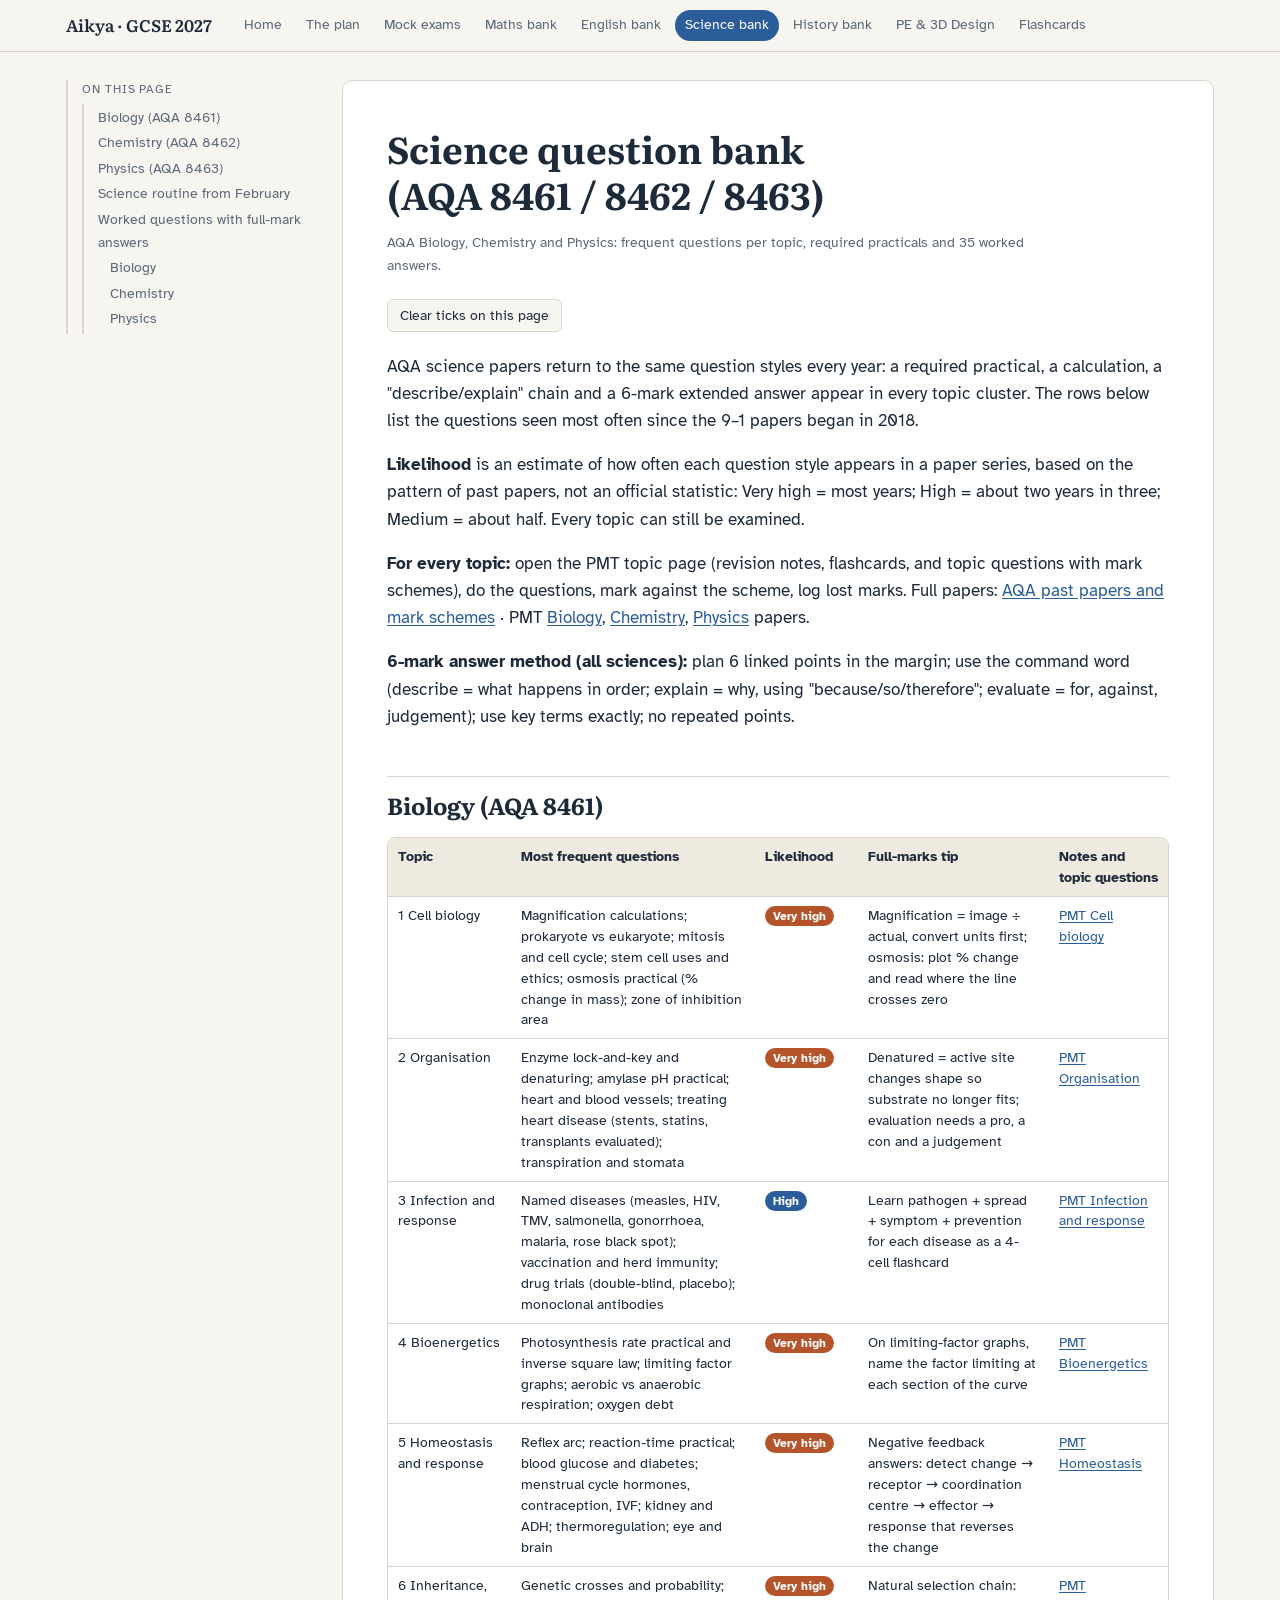
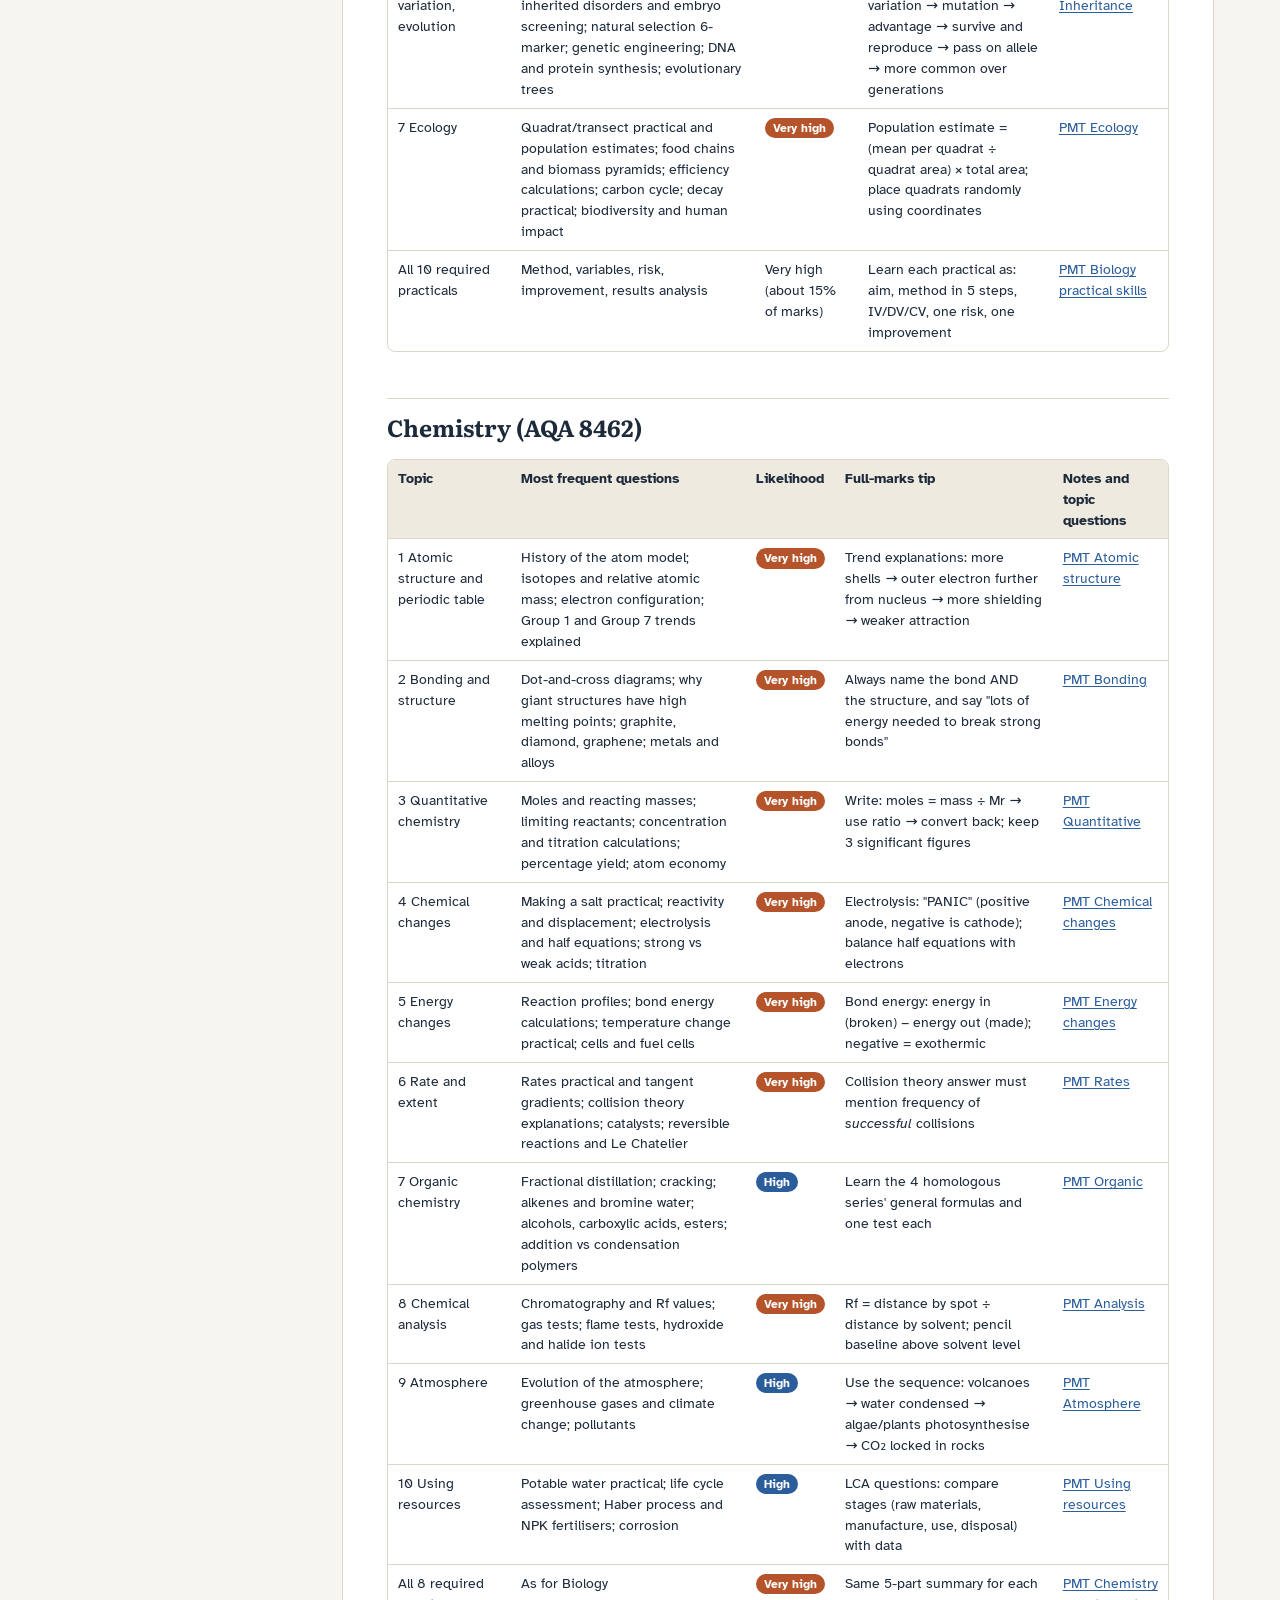
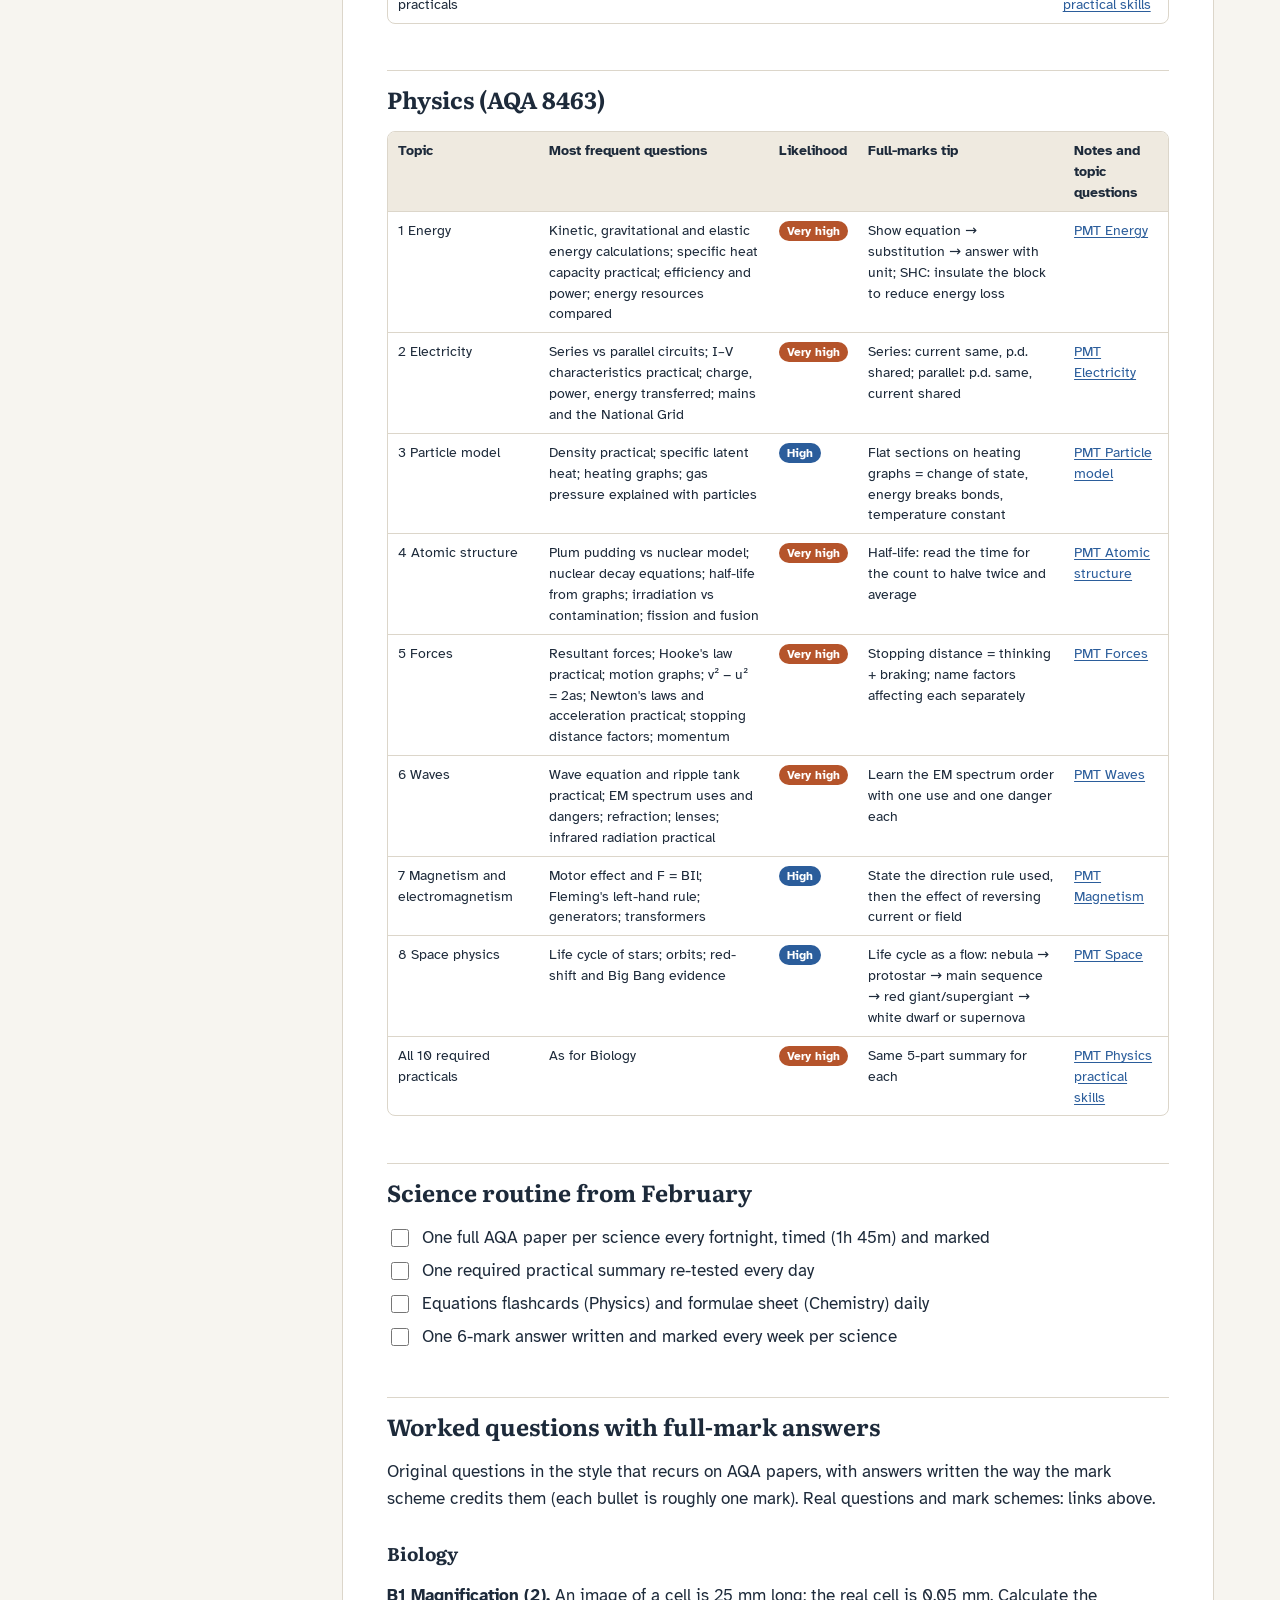
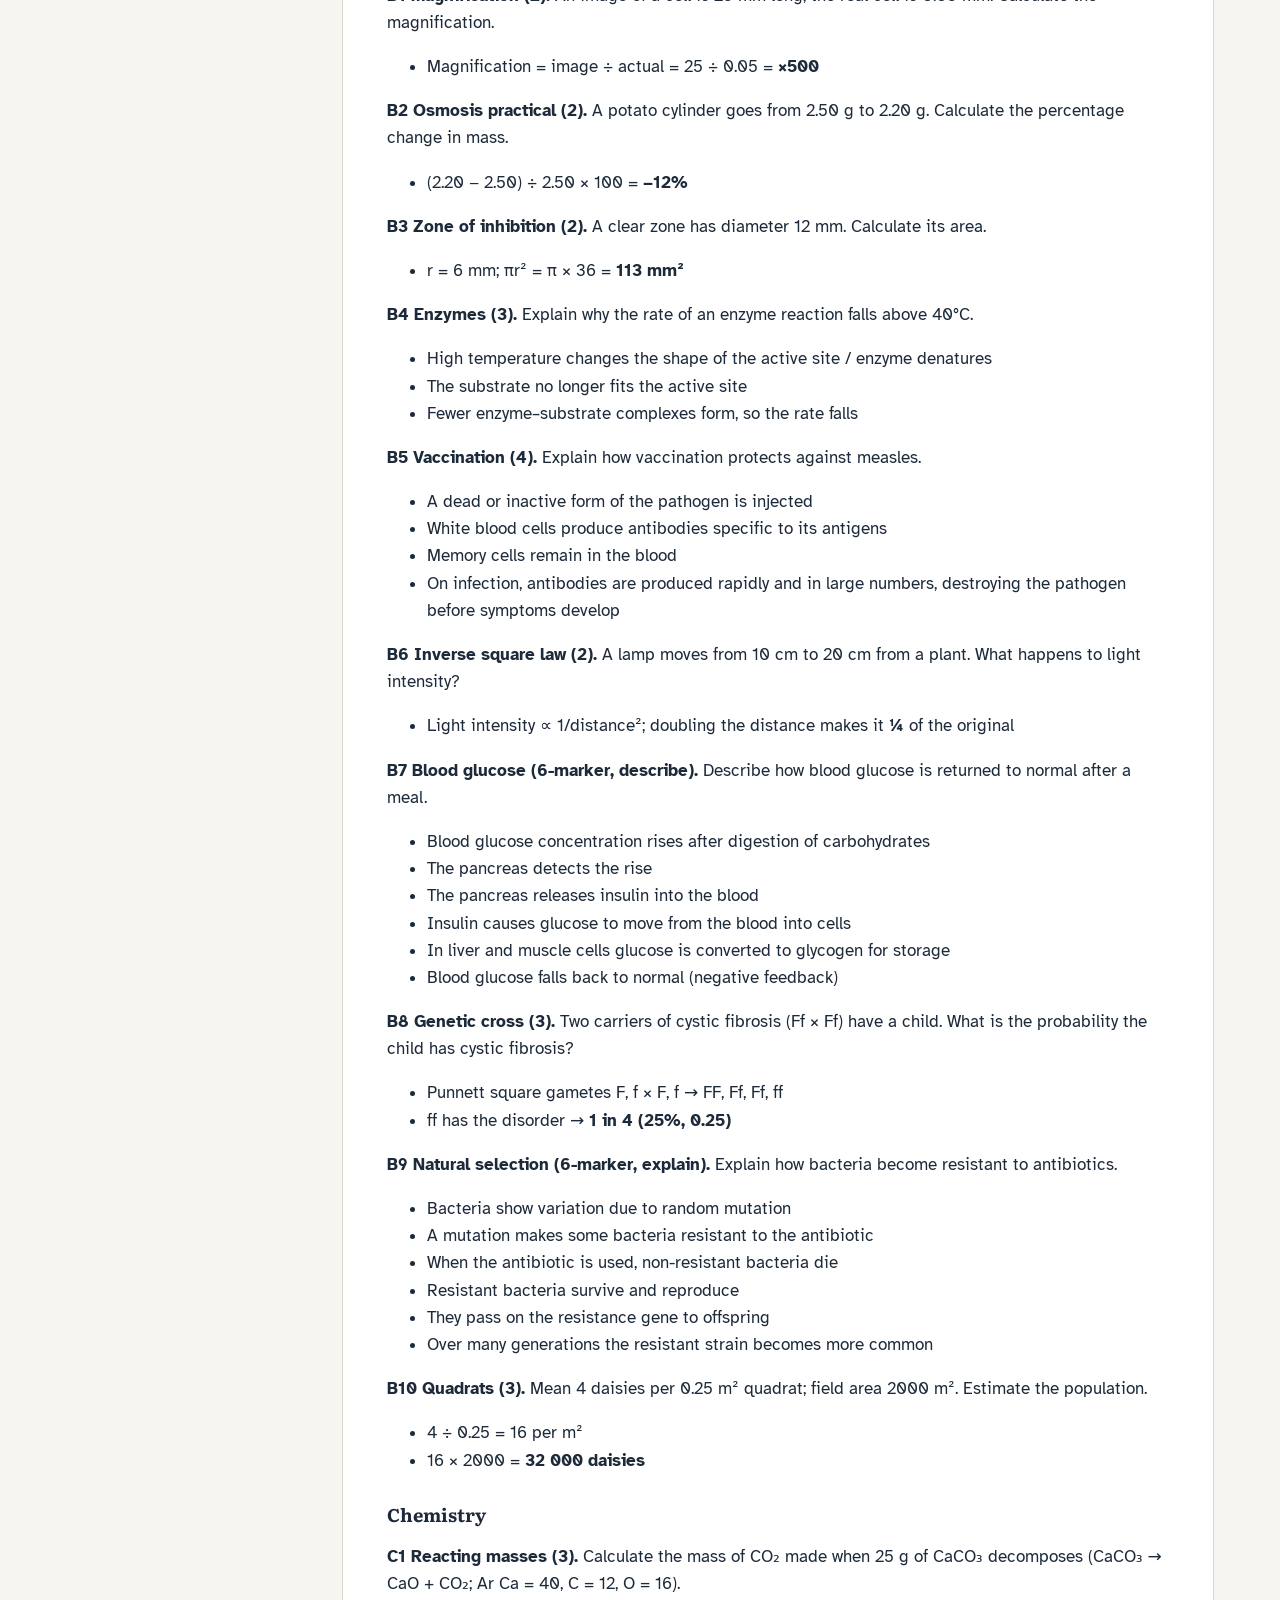
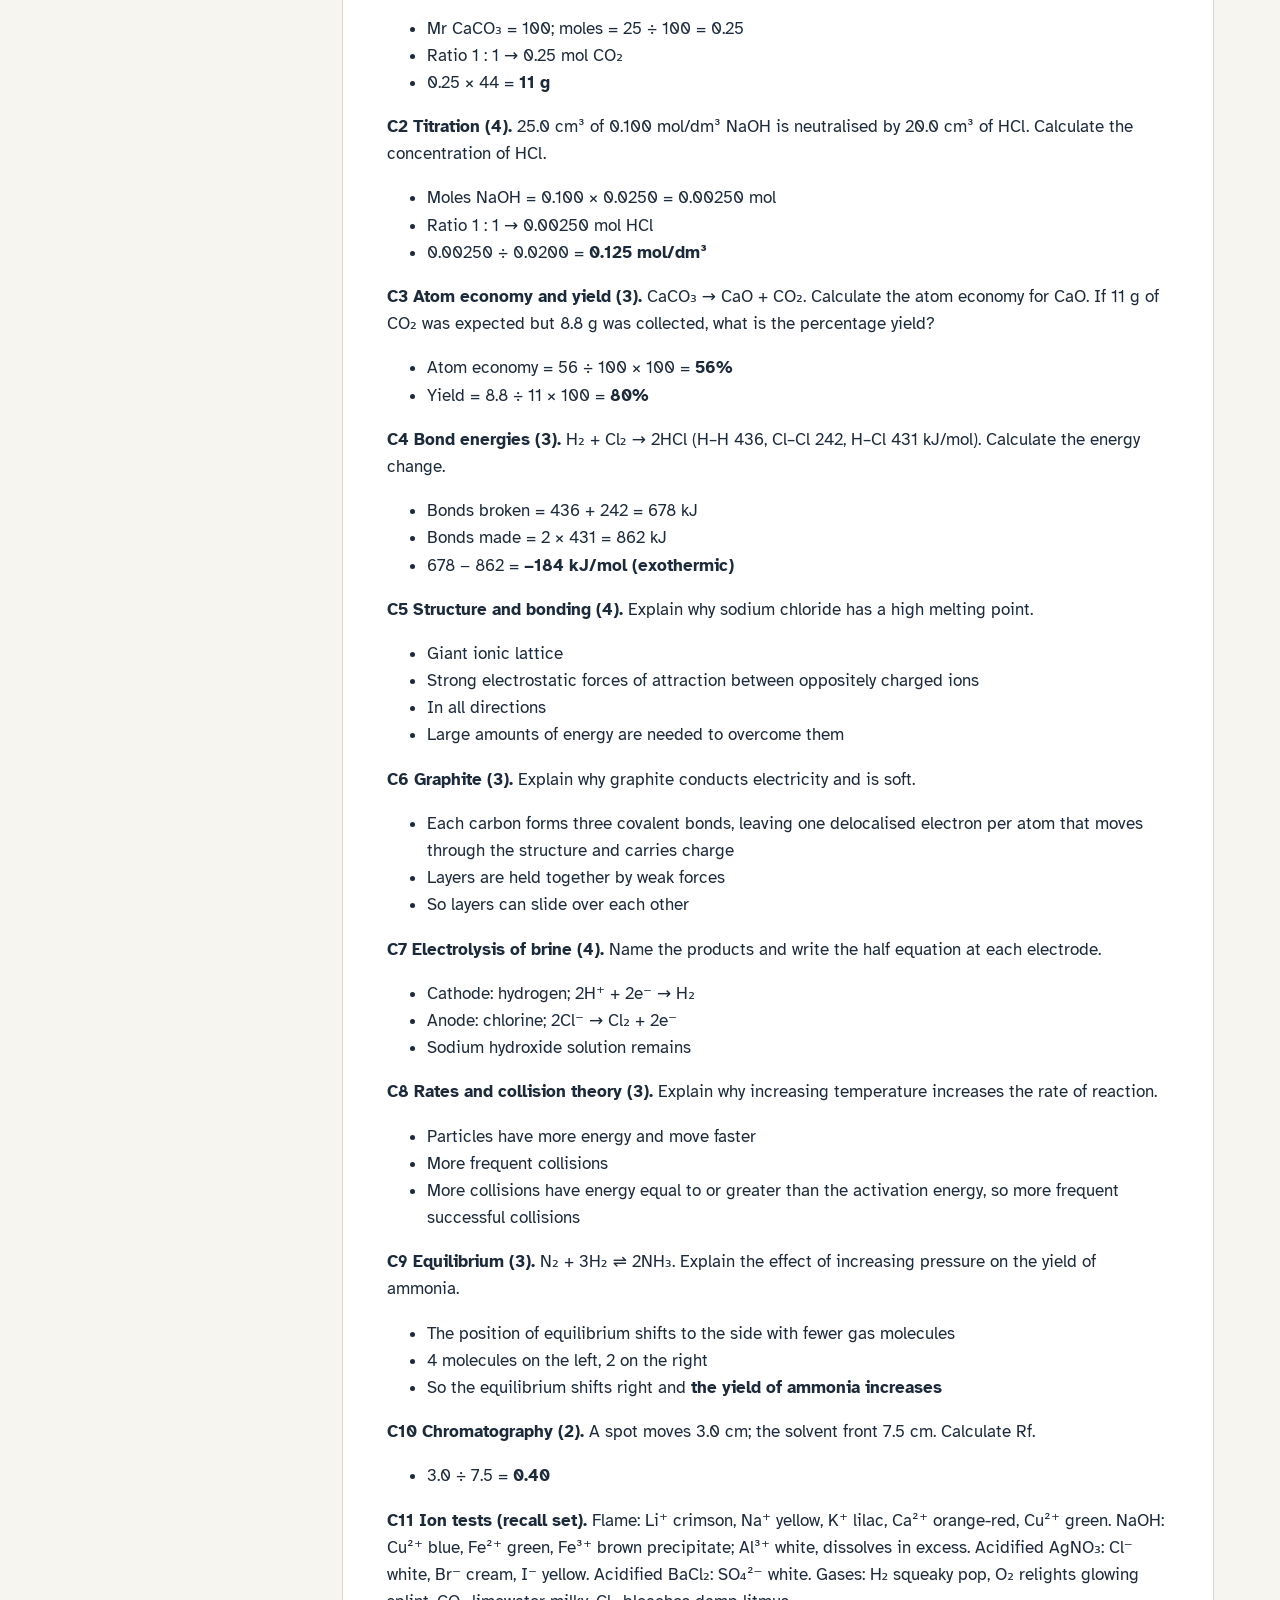
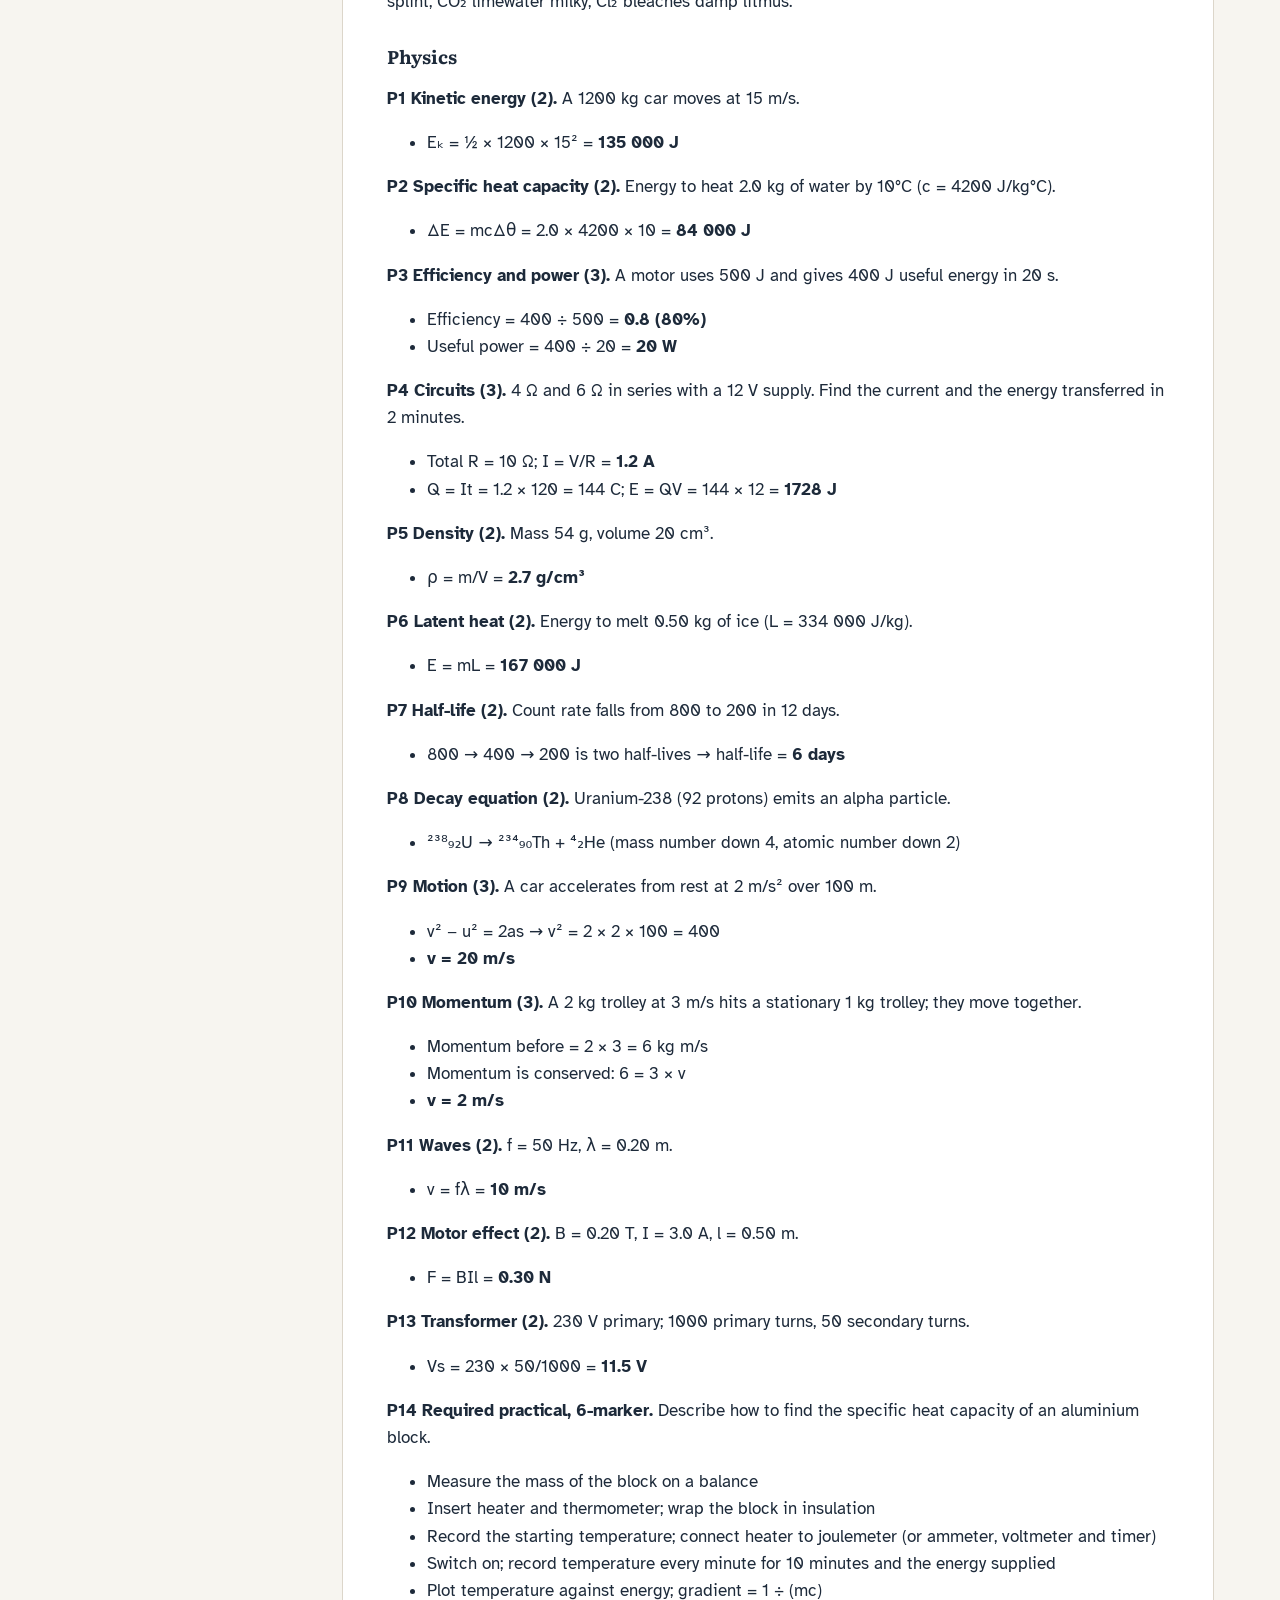
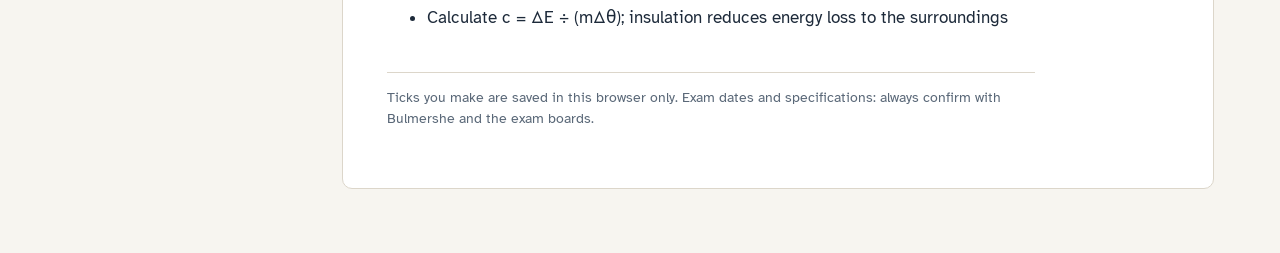
<file: science.html>
<!doctype html>
<html lang="en-GB">
<head>
<meta charset="utf-8">
<meta name="viewport" content="width=device-width, initial-scale=1, viewport-fit=cover">
<title>Science bank · Aikya GCSE 2027</title>
<meta name="description" content="AQA Biology, Chemistry and Physics: frequent questions per topic, required practicals and 35 worked answers.">
<link rel="preconnect" href="https://fonts.googleapis.com"><link rel="preconnect" href="https://fonts.gstatic.com" crossorigin>
<link rel="stylesheet" href="https://fonts.googleapis.com/css2?family=Atkinson+Hyperlegible:wght@400;700&family=Literata:opsz,wght@7..72,400;7..72,600&display=swap">
<link rel="stylesheet" href="style.css">
</head>
<body data-page="science.html">
<header class="top"><div class="top-in"><a class="brand" href="index.html">Aikya · GCSE 2027</a><nav class="nav"><a href="index.html">Home</a><a href="plan.html">The plan</a><a href="mocks.html">Mock exams</a><a href="maths.html">Maths bank</a><a href="english.html">English bank</a><a href="science.html" aria-current="page">Science bank</a><a href="history.html">History bank</a><a href="pe-3d.html">PE &amp; 3D Design</a><a href="flashcards.html">Flashcards</a></nav></div></header>
<div class="layout"><aside class="toc"><div class="lbl">On this page</div><div class="toc">
<ul>
<li><a href="#biology-aqa-8461">Biology (AQA 8461)</a></li>
<li><a href="#chemistry-aqa-8462">Chemistry (AQA 8462)</a></li>
<li><a href="#physics-aqa-8463">Physics (AQA 8463)</a></li>
<li><a href="#science-routine-from-february">Science routine from February</a></li>
<li><a href="#worked-questions-with-full-mark-answers">Worked questions with full-mark answers</a><ul>
<li><a href="#biology">Biology</a></li>
<li><a href="#chemistry">Chemistry</a></li>
<li><a href="#physics">Physics</a></li>
</ul>
</li>
</ul>
</div>
</aside><article><h1 id="science-question-bank-aqa-8461-8462-8463">Science question bank (AQA 8461 / 8462 / 8463)</h1><p class="byline">AQA Biology, Chemistry and Physics: frequent questions per topic, required practicals and 35 worked answers.</p><div class="toolbar"><button id="resetChecks" type="button">Clear ticks on this page</button></div>
<p>AQA science papers return to the same question styles every year: a required practical, a calculation, a "describe/explain" chain and a 6-mark extended answer appear in every topic cluster. The rows below list the questions seen most often since the 9–1 papers began in 2018.</p>
<p><strong>Likelihood</strong> is an estimate of how often each question style appears in a paper series, based on the pattern of past papers, not an official statistic: Very high = most years; High = about two years in three; Medium = about half. Every topic can still be examined.</p>
<p><strong>For every topic:</strong> open the PMT topic page (revision notes, flashcards, and topic questions with mark schemes), do the questions, mark against the scheme, log lost marks. Full papers: <a href="https://www.aqa.org.uk/find-past-papers-and-mark-schemes" target="_blank" rel="noopener">AQA past papers and mark schemes</a> · PMT <a href="https://www.physicsandmathstutor.com/past-papers/gcse-biology/" target="_blank" rel="noopener">Biology</a>, <a href="https://www.physicsandmathstutor.com/past-papers/gcse-chemistry/" target="_blank" rel="noopener">Chemistry</a>, <a href="https://www.physicsandmathstutor.com/past-papers/gcse-physics/" target="_blank" rel="noopener">Physics</a> papers.</p>
<p><strong>6-mark answer method (all sciences):</strong> plan 6 linked points in the margin; use the command word (describe = what happens in order; explain = why, using "because/so/therefore"; evaluate = for, against, judgement); use key terms exactly; no repeated points.</p>
<h2 id="biology-aqa-8461">Biology (AQA 8461)</h2>
<div class="tw"><table>
<thead>
<tr>
<th>Topic</th>
<th>Most frequent questions</th>
<th>Likelihood</th>
<th>Full-marks tip</th>
<th>Notes and topic questions</th>
</tr>
</thead>
<tbody>
<tr>
<td>1 Cell biology</td>
<td>Magnification calculations; prokaryote vs eukaryote; mitosis and cell cycle; stem cell uses and ethics; osmosis practical (% change in mass); zone of inhibition area</td>
<td><span class="lik lik-vh">Very high</span></td>
<td>Magnification = image ÷ actual, convert units first; osmosis: plot % change and read where the line crosses zero</td>
<td><a href="https://www.physicsandmathstutor.com/biology-revision/gcse-aqa/cell-biology/" target="_blank" rel="noopener">PMT Cell biology</a></td>
</tr>
<tr>
<td>2 Organisation</td>
<td>Enzyme lock-and-key and denaturing; amylase pH practical; heart and blood vessels; treating heart disease (stents, statins, transplants evaluated); transpiration and stomata</td>
<td><span class="lik lik-vh">Very high</span></td>
<td>Denatured = active site changes shape so substrate no longer fits; evaluation needs a pro, a con and a judgement</td>
<td><a href="https://www.physicsandmathstutor.com/biology-revision/gcse-aqa/organisation/" target="_blank" rel="noopener">PMT Organisation</a></td>
</tr>
<tr>
<td>3 Infection and response</td>
<td>Named diseases (measles, HIV, TMV, salmonella, gonorrhoea, malaria, rose black spot); vaccination and herd immunity; drug trials (double-blind, placebo); monoclonal antibodies</td>
<td><span class="lik lik-h">High</span></td>
<td>Learn pathogen + spread + symptom + prevention for each disease as a 4-cell flashcard</td>
<td><a href="https://www.physicsandmathstutor.com/biology-revision/gcse-aqa/infection-and-response/" target="_blank" rel="noopener">PMT Infection and response</a></td>
</tr>
<tr>
<td>4 Bioenergetics</td>
<td>Photosynthesis rate practical and inverse square law; limiting factor graphs; aerobic vs anaerobic respiration; oxygen debt</td>
<td><span class="lik lik-vh">Very high</span></td>
<td>On limiting-factor graphs, name the factor limiting at each section of the curve</td>
<td><a href="https://www.physicsandmathstutor.com/biology-revision/gcse-aqa/bioenergetics/" target="_blank" rel="noopener">PMT Bioenergetics</a></td>
</tr>
<tr>
<td>5 Homeostasis and response</td>
<td>Reflex arc; reaction-time practical; blood glucose and diabetes; menstrual cycle hormones, contraception, IVF; kidney and ADH; thermoregulation; eye and brain</td>
<td><span class="lik lik-vh">Very high</span></td>
<td>Negative feedback answers: detect change → receptor → coordination centre → effector → response that reverses the change</td>
<td><a href="https://www.physicsandmathstutor.com/biology-revision/gcse-aqa/homeostasis-and-response/" target="_blank" rel="noopener">PMT Homeostasis</a></td>
</tr>
<tr>
<td>6 Inheritance, variation, evolution</td>
<td>Genetic crosses and probability; inherited disorders and embryo screening; natural selection 6-marker; genetic engineering; DNA and protein synthesis; evolutionary trees</td>
<td><span class="lik lik-vh">Very high</span></td>
<td>Natural selection chain: variation → mutation → advantage → survive and reproduce → pass on allele → more common over generations</td>
<td><a href="https://www.physicsandmathstutor.com/biology-revision/gcse-aqa/inheritance-variation-evolution/" target="_blank" rel="noopener">PMT Inheritance</a></td>
</tr>
<tr>
<td>7 Ecology</td>
<td>Quadrat/transect practical and population estimates; food chains and biomass pyramids; efficiency calculations; carbon cycle; decay practical; biodiversity and human impact</td>
<td><span class="lik lik-vh">Very high</span></td>
<td>Population estimate = (mean per quadrat ÷ quadrat area) × total area; place quadrats randomly using coordinates</td>
<td><a href="https://www.physicsandmathstutor.com/biology-revision/gcse-aqa/ecology/" target="_blank" rel="noopener">PMT Ecology</a></td>
</tr>
<tr>
<td>All 10 required practicals</td>
<td>Method, variables, risk, improvement, results analysis</td>
<td>Very high (about 15% of marks)</td>
<td>Learn each practical as: aim, method in 5 steps, IV/DV/CV, one risk, one improvement</td>
<td><a href="https://www.physicsandmathstutor.com/biology-revision/gcse-aqa/practical-skills" target="_blank" rel="noopener">PMT Biology practical skills</a></td>
</tr>
</tbody>
</table></div>
<h2 id="chemistry-aqa-8462">Chemistry (AQA 8462)</h2>
<div class="tw"><table>
<thead>
<tr>
<th>Topic</th>
<th>Most frequent questions</th>
<th>Likelihood</th>
<th>Full-marks tip</th>
<th>Notes and topic questions</th>
</tr>
</thead>
<tbody>
<tr>
<td>1 Atomic structure and periodic table</td>
<td>History of the atom model; isotopes and relative atomic mass; electron configuration; Group 1 and Group 7 trends explained</td>
<td><span class="lik lik-vh">Very high</span></td>
<td>Trend explanations: more shells → outer electron further from nucleus → more shielding → weaker attraction</td>
<td><a href="https://www.physicsandmathstutor.com/chemistry-revision/gcse-aqa/atomic-structure-and-periodic-table" target="_blank" rel="noopener">PMT Atomic structure</a></td>
</tr>
<tr>
<td>2 Bonding and structure</td>
<td>Dot-and-cross diagrams; why giant structures have high melting points; graphite, diamond, graphene; metals and alloys</td>
<td><span class="lik lik-vh">Very high</span></td>
<td>Always name the bond AND the structure, and say "lots of energy needed to break strong bonds"</td>
<td><a href="https://www.physicsandmathstutor.com/chemistry-revision/gcse-aqa/bonding-structure-properties-of-matter/" target="_blank" rel="noopener">PMT Bonding</a></td>
</tr>
<tr>
<td>3 Quantitative chemistry</td>
<td>Moles and reacting masses; limiting reactants; concentration and titration calculations; percentage yield; atom economy</td>
<td><span class="lik lik-vh">Very high</span></td>
<td>Write: moles = mass ÷ Mr → use ratio → convert back; keep 3 significant figures</td>
<td><a href="https://www.physicsandmathstutor.com/chemistry-revision/gcse-aqa/quantitative-chemistry/" target="_blank" rel="noopener">PMT Quantitative</a></td>
</tr>
<tr>
<td>4 Chemical changes</td>
<td>Making a salt practical; reactivity and displacement; electrolysis and half equations; strong vs weak acids; titration</td>
<td><span class="lik lik-vh">Very high</span></td>
<td>Electrolysis: "PANIC" (positive anode, negative is cathode); balance half equations with electrons</td>
<td><a href="https://www.physicsandmathstutor.com/chemistry-revision/gcse-aqa/chemical-changes/" target="_blank" rel="noopener">PMT Chemical changes</a></td>
</tr>
<tr>
<td>5 Energy changes</td>
<td>Reaction profiles; bond energy calculations; temperature change practical; cells and fuel cells</td>
<td><span class="lik lik-vh">Very high</span></td>
<td>Bond energy: energy in (broken) − energy out (made); negative = exothermic</td>
<td><a href="https://www.physicsandmathstutor.com/chemistry-revision/gcse-aqa/energy-changes/" target="_blank" rel="noopener">PMT Energy changes</a></td>
</tr>
<tr>
<td>6 Rate and extent</td>
<td>Rates practical and tangent gradients; collision theory explanations; catalysts; reversible reactions and Le Chatelier</td>
<td><span class="lik lik-vh">Very high</span></td>
<td>Collision theory answer must mention frequency of <em>successful</em> collisions</td>
<td><a href="https://www.physicsandmathstutor.com/chemistry-revision/gcse-aqa/rate-and-extent-of-chemical-change/" target="_blank" rel="noopener">PMT Rates</a></td>
</tr>
<tr>
<td>7 Organic chemistry</td>
<td>Fractional distillation; cracking; alkenes and bromine water; alcohols, carboxylic acids, esters; addition vs condensation polymers</td>
<td><span class="lik lik-h">High</span></td>
<td>Learn the 4 homologous series' general formulas and one test each</td>
<td><a href="https://www.physicsandmathstutor.com/chemistry-revision/gcse-aqa/organic-chemistry/" target="_blank" rel="noopener">PMT Organic</a></td>
</tr>
<tr>
<td>8 Chemical analysis</td>
<td>Chromatography and Rf values; gas tests; flame tests, hydroxide and halide ion tests</td>
<td><span class="lik lik-vh">Very high</span></td>
<td>Rf = distance by spot ÷ distance by solvent; pencil baseline above solvent level</td>
<td><a href="https://www.physicsandmathstutor.com/chemistry-revision/gcse-aqa/chemical-analysis/" target="_blank" rel="noopener">PMT Analysis</a></td>
</tr>
<tr>
<td>9 Atmosphere</td>
<td>Evolution of the atmosphere; greenhouse gases and climate change; pollutants</td>
<td><span class="lik lik-h">High</span></td>
<td>Use the sequence: volcanoes → water condensed → algae/plants photosynthesise → CO₂ locked in rocks</td>
<td><a href="https://www.physicsandmathstutor.com/chemistry-revision/gcse-aqa/chemistry-of-atmosphere/" target="_blank" rel="noopener">PMT Atmosphere</a></td>
</tr>
<tr>
<td>10 Using resources</td>
<td>Potable water practical; life cycle assessment; Haber process and NPK fertilisers; corrosion</td>
<td><span class="lik lik-h">High</span></td>
<td>LCA questions: compare stages (raw materials, manufacture, use, disposal) with data</td>
<td><a href="https://www.physicsandmathstutor.com/chemistry-revision/gcse-aqa/using-resources/" target="_blank" rel="noopener">PMT Using resources</a></td>
</tr>
<tr>
<td>All 8 required practicals</td>
<td>As for Biology</td>
<td><span class="lik lik-vh">Very high</span></td>
<td>Same 5-part summary for each</td>
<td><a href="https://www.physicsandmathstutor.com/chemistry-revision/gcse-aqa/practical-skills" target="_blank" rel="noopener">PMT Chemistry practical skills</a></td>
</tr>
</tbody>
</table></div>
<h2 id="physics-aqa-8463">Physics (AQA 8463)</h2>
<div class="tw"><table>
<thead>
<tr>
<th>Topic</th>
<th>Most frequent questions</th>
<th>Likelihood</th>
<th>Full-marks tip</th>
<th>Notes and topic questions</th>
</tr>
</thead>
<tbody>
<tr>
<td>1 Energy</td>
<td>Kinetic, gravitational and elastic energy calculations; specific heat capacity practical; efficiency and power; energy resources compared</td>
<td><span class="lik lik-vh">Very high</span></td>
<td>Show equation → substitution → answer with unit; SHC: insulate the block to reduce energy loss</td>
<td><a href="https://www.physicsandmathstutor.com/physics-revision/gcse-aqa/energy/" target="_blank" rel="noopener">PMT Energy</a></td>
</tr>
<tr>
<td>2 Electricity</td>
<td>Series vs parallel circuits; I–V characteristics practical; charge, power, energy transferred; mains and the National Grid</td>
<td><span class="lik lik-vh">Very high</span></td>
<td>Series: current same, p.d. shared; parallel: p.d. same, current shared</td>
<td><a href="https://www.physicsandmathstutor.com/physics-revision/gcse-aqa/electricity/" target="_blank" rel="noopener">PMT Electricity</a></td>
</tr>
<tr>
<td>3 Particle model</td>
<td>Density practical; specific latent heat; heating graphs; gas pressure explained with particles</td>
<td><span class="lik lik-h">High</span></td>
<td>Flat sections on heating graphs = change of state, energy breaks bonds, temperature constant</td>
<td><a href="https://www.physicsandmathstutor.com/physics-revision/gcse-aqa/particle-model-of-matter/" target="_blank" rel="noopener">PMT Particle model</a></td>
</tr>
<tr>
<td>4 Atomic structure</td>
<td>Plum pudding vs nuclear model; nuclear decay equations; half-life from graphs; irradiation vs contamination; fission and fusion</td>
<td><span class="lik lik-vh">Very high</span></td>
<td>Half-life: read the time for the count to halve twice and average</td>
<td><a href="https://www.physicsandmathstutor.com/physics-revision/gcse-aqa/atomic-structure/" target="_blank" rel="noopener">PMT Atomic structure</a></td>
</tr>
<tr>
<td>5 Forces</td>
<td>Resultant forces; Hooke's law practical; motion graphs; v² − u² = 2as; Newton's laws and acceleration practical; stopping distance factors; momentum</td>
<td><span class="lik lik-vh">Very high</span></td>
<td>Stopping distance = thinking + braking; name factors affecting each separately</td>
<td><a href="https://www.physicsandmathstutor.com/physics-revision/gcse-aqa/forces/" target="_blank" rel="noopener">PMT Forces</a></td>
</tr>
<tr>
<td>6 Waves</td>
<td>Wave equation and ripple tank practical; EM spectrum uses and dangers; refraction; lenses; infrared radiation practical</td>
<td><span class="lik lik-vh">Very high</span></td>
<td>Learn the EM spectrum order with one use and one danger each</td>
<td><a href="https://www.physicsandmathstutor.com/physics-revision/gcse-aqa/waves/" target="_blank" rel="noopener">PMT Waves</a></td>
</tr>
<tr>
<td>7 Magnetism and electromagnetism</td>
<td>Motor effect and F = BIl; Fleming's left-hand rule; generators; transformers</td>
<td><span class="lik lik-h">High</span></td>
<td>State the direction rule used, then the effect of reversing current or field</td>
<td><a href="https://www.physicsandmathstutor.com/physics-revision/gcse-aqa/magnetism-and-electromagnetism/" target="_blank" rel="noopener">PMT Magnetism</a></td>
</tr>
<tr>
<td>8 Space physics</td>
<td>Life cycle of stars; orbits; red-shift and Big Bang evidence</td>
<td><span class="lik lik-h">High</span></td>
<td>Life cycle as a flow: nebula → protostar → main sequence → red giant/supergiant → white dwarf or supernova</td>
<td><a href="https://www.physicsandmathstutor.com/physics-revision/gcse-aqa/space-physics/" target="_blank" rel="noopener">PMT Space</a></td>
</tr>
<tr>
<td>All 10 required practicals</td>
<td>As for Biology</td>
<td><span class="lik lik-vh">Very high</span></td>
<td>Same 5-part summary for each</td>
<td><a href="https://www.physicsandmathstutor.com/physics-revision/gcse-aqa/practical-skills/" target="_blank" rel="noopener">PMT Physics practical skills</a></td>
</tr>
</tbody>
</table></div>
<h2 id="science-routine-from-february">Science routine from February</h2>
<ul class="tasks"><li><input type="checkbox" aria-label="done"><span>One full AQA paper per science every fortnight, timed (1h 45m) and marked</span></li><li><input type="checkbox" aria-label="done"><span>One required practical summary re-tested every day</span></li><li><input type="checkbox" aria-label="done"><span>Equations flashcards (Physics) and formulae sheet (Chemistry) daily</span></li><li><input type="checkbox" aria-label="done"><span>One 6-mark answer written and marked every week per science</span></li></ul>
<h2 id="worked-questions-with-full-mark-answers">Worked questions with full-mark answers</h2>
<p>Original questions in the style that recurs on AQA papers, with answers written the way the mark scheme credits them (each bullet is roughly one mark). Real questions and mark schemes: links above.</p>
<h3 id="biology">Biology</h3>
<p><strong>B1 Magnification (2).</strong> An image of a cell is 25 mm long; the real cell is 0.05 mm. Calculate the magnification.</p>
<ul>
<li>Magnification = image ÷ actual = 25 ÷ 0.05 = <strong>×500</strong></li>
</ul>
<p><strong>B2 Osmosis practical (2).</strong> A potato cylinder goes from 2.50 g to 2.20 g. Calculate the percentage change in mass.</p>
<ul>
<li>(2.20 − 2.50) ÷ 2.50 × 100 = <strong>−12%</strong></li>
</ul>
<p><strong>B3 Zone of inhibition (2).</strong> A clear zone has diameter 12 mm. Calculate its area.</p>
<ul>
<li>r = 6 mm; πr² = π × 36 = <strong>113 mm²</strong></li>
</ul>
<p><strong>B4 Enzymes (3).</strong> Explain why the rate of an enzyme reaction falls above 40°C.</p>
<ul>
<li>High temperature changes the shape of the active site / enzyme denatures</li>
<li>The substrate no longer fits the active site</li>
<li>Fewer enzyme–substrate complexes form, so the rate falls</li>
</ul>
<p><strong>B5 Vaccination (4).</strong> Explain how vaccination protects against measles.</p>
<ul>
<li>A dead or inactive form of the pathogen is injected</li>
<li>White blood cells produce antibodies specific to its antigens</li>
<li>Memory cells remain in the blood</li>
<li>On infection, antibodies are produced rapidly and in large numbers, destroying the pathogen before symptoms develop</li>
</ul>
<p><strong>B6 Inverse square law (2).</strong> A lamp moves from 10 cm to 20 cm from a plant. What happens to light intensity?</p>
<ul>
<li>Light intensity ∝ 1/distance²; doubling the distance makes it <strong>¼</strong> of the original</li>
</ul>
<p><strong>B7 Blood glucose (6-marker, describe).</strong> Describe how blood glucose is returned to normal after a meal.</p>
<ul>
<li>Blood glucose concentration rises after digestion of carbohydrates</li>
<li>The pancreas detects the rise</li>
<li>The pancreas releases insulin into the blood</li>
<li>Insulin causes glucose to move from the blood into cells</li>
<li>In liver and muscle cells glucose is converted to glycogen for storage</li>
<li>Blood glucose falls back to normal (negative feedback)</li>
</ul>
<p><strong>B8 Genetic cross (3).</strong> Two carriers of cystic fibrosis (Ff × Ff) have a child. What is the probability the child has cystic fibrosis?</p>
<ul>
<li>Punnett square gametes F, f × F, f → FF, Ff, Ff, ff</li>
<li>ff has the disorder → <strong>1 in 4 (25%, 0.25)</strong></li>
</ul>
<p><strong>B9 Natural selection (6-marker, explain).</strong> Explain how bacteria become resistant to antibiotics.</p>
<ul>
<li>Bacteria show variation due to random mutation</li>
<li>A mutation makes some bacteria resistant to the antibiotic</li>
<li>When the antibiotic is used, non-resistant bacteria die</li>
<li>Resistant bacteria survive and reproduce</li>
<li>They pass on the resistance gene to offspring</li>
<li>Over many generations the resistant strain becomes more common</li>
</ul>
<p><strong>B10 Quadrats (3).</strong> Mean 4 daisies per 0.25 m² quadrat; field area 2000 m². Estimate the population.</p>
<ul>
<li>4 ÷ 0.25 = 16 per m²</li>
<li>16 × 2000 = <strong>32 000 daisies</strong></li>
</ul>
<h3 id="chemistry">Chemistry</h3>
<p><strong>C1 Reacting masses (3).</strong> Calculate the mass of CO₂ made when 25 g of CaCO₃ decomposes (CaCO₃ → CaO + CO₂; Ar Ca = 40, C = 12, O = 16).</p>
<ul>
<li>Mr CaCO₃ = 100; moles = 25 ÷ 100 = 0.25</li>
<li>Ratio 1 : 1 → 0.25 mol CO₂</li>
<li>0.25 × 44 = <strong>11 g</strong></li>
</ul>
<p><strong>C2 Titration (4).</strong> 25.0 cm³ of 0.100 mol/dm³ NaOH is neutralised by 20.0 cm³ of HCl. Calculate the concentration of HCl.</p>
<ul>
<li>Moles NaOH = 0.100 × 0.0250 = 0.00250 mol</li>
<li>Ratio 1 : 1 → 0.00250 mol HCl</li>
<li>0.00250 ÷ 0.0200 = <strong>0.125 mol/dm³</strong></li>
</ul>
<p><strong>C3 Atom economy and yield (3).</strong> CaCO₃ → CaO + CO₂. Calculate the atom economy for CaO. If 11 g of CO₂ was expected but 8.8 g was collected, what is the percentage yield?</p>
<ul>
<li>Atom economy = 56 ÷ 100 × 100 = <strong>56%</strong></li>
<li>Yield = 8.8 ÷ 11 × 100 = <strong>80%</strong></li>
</ul>
<p><strong>C4 Bond energies (3).</strong> H₂ + Cl₂ → 2HCl (H–H 436, Cl–Cl 242, H–Cl 431 kJ/mol). Calculate the energy change.</p>
<ul>
<li>Bonds broken = 436 + 242 = 678 kJ</li>
<li>Bonds made = 2 × 431 = 862 kJ</li>
<li>678 − 862 = <strong>−184 kJ/mol (exothermic)</strong></li>
</ul>
<p><strong>C5 Structure and bonding (4).</strong> Explain why sodium chloride has a high melting point.</p>
<ul>
<li>Giant ionic lattice</li>
<li>Strong electrostatic forces of attraction between oppositely charged ions</li>
<li>In all directions</li>
<li>Large amounts of energy are needed to overcome them</li>
</ul>
<p><strong>C6 Graphite (3).</strong> Explain why graphite conducts electricity and is soft.</p>
<ul>
<li>Each carbon forms three covalent bonds, leaving one delocalised electron per atom that moves through the structure and carries charge</li>
<li>Layers are held together by weak forces</li>
<li>So layers can slide over each other</li>
</ul>
<p><strong>C7 Electrolysis of brine (4).</strong> Name the products and write the half equation at each electrode.</p>
<ul>
<li>Cathode: hydrogen; 2H⁺ + 2e⁻ → H₂</li>
<li>Anode: chlorine; 2Cl⁻ → Cl₂ + 2e⁻</li>
<li>Sodium hydroxide solution remains</li>
</ul>
<p><strong>C8 Rates and collision theory (3).</strong> Explain why increasing temperature increases the rate of reaction.</p>
<ul>
<li>Particles have more energy and move faster</li>
<li>More frequent collisions</li>
<li>More collisions have energy equal to or greater than the activation energy, so more frequent successful collisions</li>
</ul>
<p><strong>C9 Equilibrium (3).</strong> N₂ + 3H₂ ⇌ 2NH₃. Explain the effect of increasing pressure on the yield of ammonia.</p>
<ul>
<li>The position of equilibrium shifts to the side with fewer gas molecules</li>
<li>4 molecules on the left, 2 on the right</li>
<li>So the equilibrium shifts right and <strong>the yield of ammonia increases</strong></li>
</ul>
<p><strong>C10 Chromatography (2).</strong> A spot moves 3.0 cm; the solvent front 7.5 cm. Calculate Rf.</p>
<ul>
<li>3.0 ÷ 7.5 = <strong>0.40</strong></li>
</ul>
<p><strong>C11 Ion tests (recall set).</strong> Flame: Li⁺ crimson, Na⁺ yellow, K⁺ lilac, Ca²⁺ orange-red, Cu²⁺ green. NaOH: Cu²⁺ blue, Fe²⁺ green, Fe³⁺ brown precipitate; Al³⁺ white, dissolves in excess. Acidified AgNO₃: Cl⁻ white, Br⁻ cream, I⁻ yellow. Acidified BaCl₂: SO₄²⁻ white. Gases: H₂ squeaky pop, O₂ relights glowing splint, CO₂ limewater milky, Cl₂ bleaches damp litmus.</p>
<h3 id="physics">Physics</h3>
<p><strong>P1 Kinetic energy (2).</strong> A 1200 kg car moves at 15 m/s.</p>
<ul>
<li>Eₖ = ½ × 1200 × 15² = <strong>135 000 J</strong></li>
</ul>
<p><strong>P2 Specific heat capacity (2).</strong> Energy to heat 2.0 kg of water by 10°C (c = 4200 J/kg°C).</p>
<ul>
<li>ΔE = mcΔθ = 2.0 × 4200 × 10 = <strong>84 000 J</strong></li>
</ul>
<p><strong>P3 Efficiency and power (3).</strong> A motor uses 500 J and gives 400 J useful energy in 20 s.</p>
<ul>
<li>Efficiency = 400 ÷ 500 = <strong>0.8 (80%)</strong></li>
<li>Useful power = 400 ÷ 20 = <strong>20 W</strong></li>
</ul>
<p><strong>P4 Circuits (3).</strong> 4 Ω and 6 Ω in series with a 12 V supply. Find the current and the energy transferred in 2 minutes.</p>
<ul>
<li>Total R = 10 Ω; I = V/R = <strong>1.2 A</strong></li>
<li>Q = It = 1.2 × 120 = 144 C; E = QV = 144 × 12 = <strong>1728 J</strong></li>
</ul>
<p><strong>P5 Density (2).</strong> Mass 54 g, volume 20 cm³.</p>
<ul>
<li>ρ = m/V = <strong>2.7 g/cm³</strong></li>
</ul>
<p><strong>P6 Latent heat (2).</strong> Energy to melt 0.50 kg of ice (L = 334 000 J/kg).</p>
<ul>
<li>E = mL = <strong>167 000 J</strong></li>
</ul>
<p><strong>P7 Half-life (2).</strong> Count rate falls from 800 to 200 in 12 days.</p>
<ul>
<li>800 → 400 → 200 is two half-lives → half-life = <strong>6 days</strong></li>
</ul>
<p><strong>P8 Decay equation (2).</strong> Uranium-238 (92 protons) emits an alpha particle.</p>
<ul>
<li>²³⁸₉₂U → ²³⁴₉₀Th + ⁴₂He (mass number down 4, atomic number down 2)</li>
</ul>
<p><strong>P9 Motion (3).</strong> A car accelerates from rest at 2 m/s² over 100 m.</p>
<ul>
<li>v² − u² = 2as → v² = 2 × 2 × 100 = 400</li>
<li><strong>v = 20 m/s</strong></li>
</ul>
<p><strong>P10 Momentum (3).</strong> A 2 kg trolley at 3 m/s hits a stationary 1 kg trolley; they move together.</p>
<ul>
<li>Momentum before = 2 × 3 = 6 kg m/s</li>
<li>Momentum is conserved: 6 = 3 × v</li>
<li><strong>v = 2 m/s</strong></li>
</ul>
<p><strong>P11 Waves (2).</strong> f = 50 Hz, λ = 0.20 m.</p>
<ul>
<li>v = fλ = <strong>10 m/s</strong></li>
</ul>
<p><strong>P12 Motor effect (2).</strong> B = 0.20 T, I = 3.0 A, l = 0.50 m.</p>
<ul>
<li>F = BIl = <strong>0.30 N</strong></li>
</ul>
<p><strong>P13 Transformer (2).</strong> 230 V primary; 1000 primary turns, 50 secondary turns.</p>
<ul>
<li>Vs = 230 × 50/1000 = <strong>11.5 V</strong></li>
</ul>
<p><strong>P14 Required practical, 6-marker.</strong> Describe how to find the specific heat capacity of an aluminium block.</p>
<ul>
<li>Measure the mass of the block on a balance</li>
<li>Insert heater and thermometer; wrap the block in insulation</li>
<li>Record the starting temperature; connect heater to joulemeter (or ammeter, voltmeter and timer)</li>
<li>Switch on; record temperature every minute for 10 minutes and the energy supplied</li>
<li>Plot temperature against energy; gradient = 1 ÷ (mc)</li>
<li>Calculate c = ΔE ÷ (mΔθ); insulation reduces energy loss to the surroundings</li>
</ul><p class="foot">Ticks you make are saved in this browser only. Exam dates and specifications: always confirm with Bulmershe and the exam boards.</p></article></div><script>
(function(){
  var page=document.body.dataset.page;
  var boxes=document.querySelectorAll('ul.tasks input[type=checkbox]');
  var key='gcse-plan-checks:'+page, state={};
  try{state=JSON.parse(localStorage.getItem(key)||'{}')}catch(e){}
  boxes.forEach(function(b,i){
    if(state[i]){b.checked=true;b.parentNode.classList.add('done')}
    b.addEventListener('change',function(){state[i]=b.checked;b.parentNode.classList.toggle('done',b.checked);try{localStorage.setItem(key,JSON.stringify(state))}catch(e){}});
  });
  var r=document.getElementById('resetChecks');
  if(r)r.addEventListener('click',function(){state={};try{localStorage.removeItem(key)}catch(e){}boxes.forEach(function(b){b.checked=false;b.parentNode.classList.remove('done')})});
})();
</script>
</body>
</html>
</file>
<file: style.css>
:root{--paper:#f7f5f0;--sheet:#ffffff;--ink:#1d2a3a;--muted:#5a6878;--rule:#dcd6ca;--accent:#2b5d9b;--accent-soft:#e3ecf7;--mark:#b5542b;--ok:#2f7d4f;--th:#efeae0;
--display:"Literata",Georgia,"Times New Roman",serif;--ui:"Atkinson Hyperlegible",system-ui,-apple-system,"Segoe UI",sans-serif}
@media (prefers-color-scheme: dark){:root:not([data-theme="light"]){--paper:#13181f;--sheet:#1b222c;--ink:#e7edf5;--muted:#9aa8b8;--rule:#2f3a48;--accent:#7fb0ec;--accent-soft:#1f2f45;--mark:#e38a62;--ok:#6cc58f;--th:#232c38;color-scheme:dark}}
:root[data-theme="dark"]{--paper:#13181f;--sheet:#1b222c;--ink:#e7edf5;--muted:#9aa8b8;--rule:#2f3a48;--accent:#7fb0ec;--accent-soft:#1f2f45;--mark:#e38a62;--ok:#6cc58f;--th:#232c38;color-scheme:dark}
*{box-sizing:border-box}
html{scroll-padding-top:72px}
body{margin:0;background:var(--paper);color:var(--ink);font-family:var(--ui);font-size:17px;line-height:1.6}
a{color:var(--accent);text-underline-offset:2px}
.top{position:sticky;top:0;z-index:5;background:var(--paper);border-bottom:1px solid var(--rule)}
.top-in{max-width:1180px;margin:0 auto;padding-left:max(16px,env(safe-area-inset-left,0px));padding-right:max(16px,env(safe-area-inset-right,0px));padding-block:10px;display:flex;gap:6px 14px;align-items:center;flex-wrap:wrap}
.brand{font-family:var(--display);font-weight:600;font-size:1.05rem;color:var(--ink);text-decoration:none;margin-right:8px;white-space:nowrap}
.nav{display:flex;gap:4px;flex-wrap:wrap}
.nav a{font-size:.88rem;padding:4px 10px;border-radius:999px;text-decoration:none;color:var(--muted);white-space:nowrap}
.nav a:hover{background:var(--accent-soft);color:var(--ink)}
.nav a[aria-current]{background:var(--accent);color:var(--sheet)}
.layout{max-width:1180px;margin:0 auto;padding-left:max(16px,env(safe-area-inset-left,0px));padding-right:max(16px,env(safe-area-inset-right,0px));padding-block:28px 64px;display:grid;grid-template-columns:240px minmax(0,1fr);gap:36px;align-items:start}
.toc{position:sticky;top:72px;max-height:calc(100vh - 90px);overflow:auto;font-size:.88rem;border-left:2px solid var(--rule);padding-left:14px}
.toc .lbl{text-transform:uppercase;letter-spacing:.08em;font-size:.72rem;color:var(--muted);margin-bottom:6px}
.toc ul{list-style:none;margin:0;padding:0}
.toc ul ul{padding-left:12px}
.toc li{margin:3px 0}
.toc a{color:var(--muted);text-decoration:none}
.toc a:hover{color:var(--accent)}
article{min-width:0;background:var(--sheet);border:1px solid var(--rule);border-radius:10px;padding:clamp(18px,4vw,44px)}
article>*{max-width:72ch}
article>.tw{max-width:none}
h1,h2,h3{font-family:var(--display);line-height:1.25;text-wrap:balance}
h1{font-size:clamp(1.7rem,4vw,2.3rem);margin:0 0 .2em}
h2{font-size:1.45rem;margin:2em 0 .5em;padding-top:.6em;border-top:1px solid var(--rule)}
h3{font-size:1.15rem;margin:1.6em 0 .4em}
.byline{color:var(--muted);font-size:.9rem;margin-bottom:1.5em}
.tw{overflow-x:auto;margin:1em 0;border:1px solid var(--rule);border-radius:8px}
table{border-collapse:collapse;width:100%;font-size:.9rem;line-height:1.45}
th,td{padding:8px 10px;border-bottom:1px solid var(--rule);text-align:left;vertical-align:top}
th{background:var(--th);font-weight:700;position:sticky;top:0}
tr:last-child td{border-bottom:0}
td:empty::after{content:"\00a0"}
blockquote{margin:1em 0;padding:.6em 1em;border-left:3px solid var(--accent);background:var(--accent-soft);border-radius:0 6px 6px 0}
blockquote p{margin:.4em 0}
code{background:var(--th);padding:1px 5px;border-radius:4px;font-size:.9em}
ul.tasks{list-style:none;padding-left:0}
ul.tasks li{display:flex;gap:10px;align-items:flex-start;margin:6px 0}
ul.tasks input{margin-top:5px;width:18px;height:18px;accent-color:var(--ok);flex:none}
ul.tasks li.done span{color:var(--muted);text-decoration:line-through}
.lik{display:inline-block;font-size:.78rem;font-weight:700;padding:1px 8px;border-radius:999px;white-space:nowrap}
.lik-vh{background:var(--mark);color:var(--sheet)}
.lik-h{background:var(--accent);color:var(--sheet)}
.lik-m{background:var(--th);color:var(--ink)}
.foot{color:var(--muted);font-size:.85rem;margin-top:3em;border-top:1px solid var(--rule);padding-top:1em}
.toolbar{display:flex;gap:8px;flex-wrap:wrap;margin:0 0 1.2em}
.toolbar button{font:inherit;font-size:.85rem;padding:5px 12px;border-radius:6px;border:1px solid var(--rule);background:var(--paper);color:var(--ink);cursor:pointer}
@media (max-width:860px){.layout{grid-template-columns:minmax(0,1fr)}.toc{display:none}.top-in{flex-wrap:nowrap}.nav{flex-wrap:nowrap;overflow-x:auto;scrollbar-width:none;min-width:0}.brand{display:none}}
@media print{.top,.toc,.toolbar{display:none}.layout{display:block}article{border:0}}
</file>
